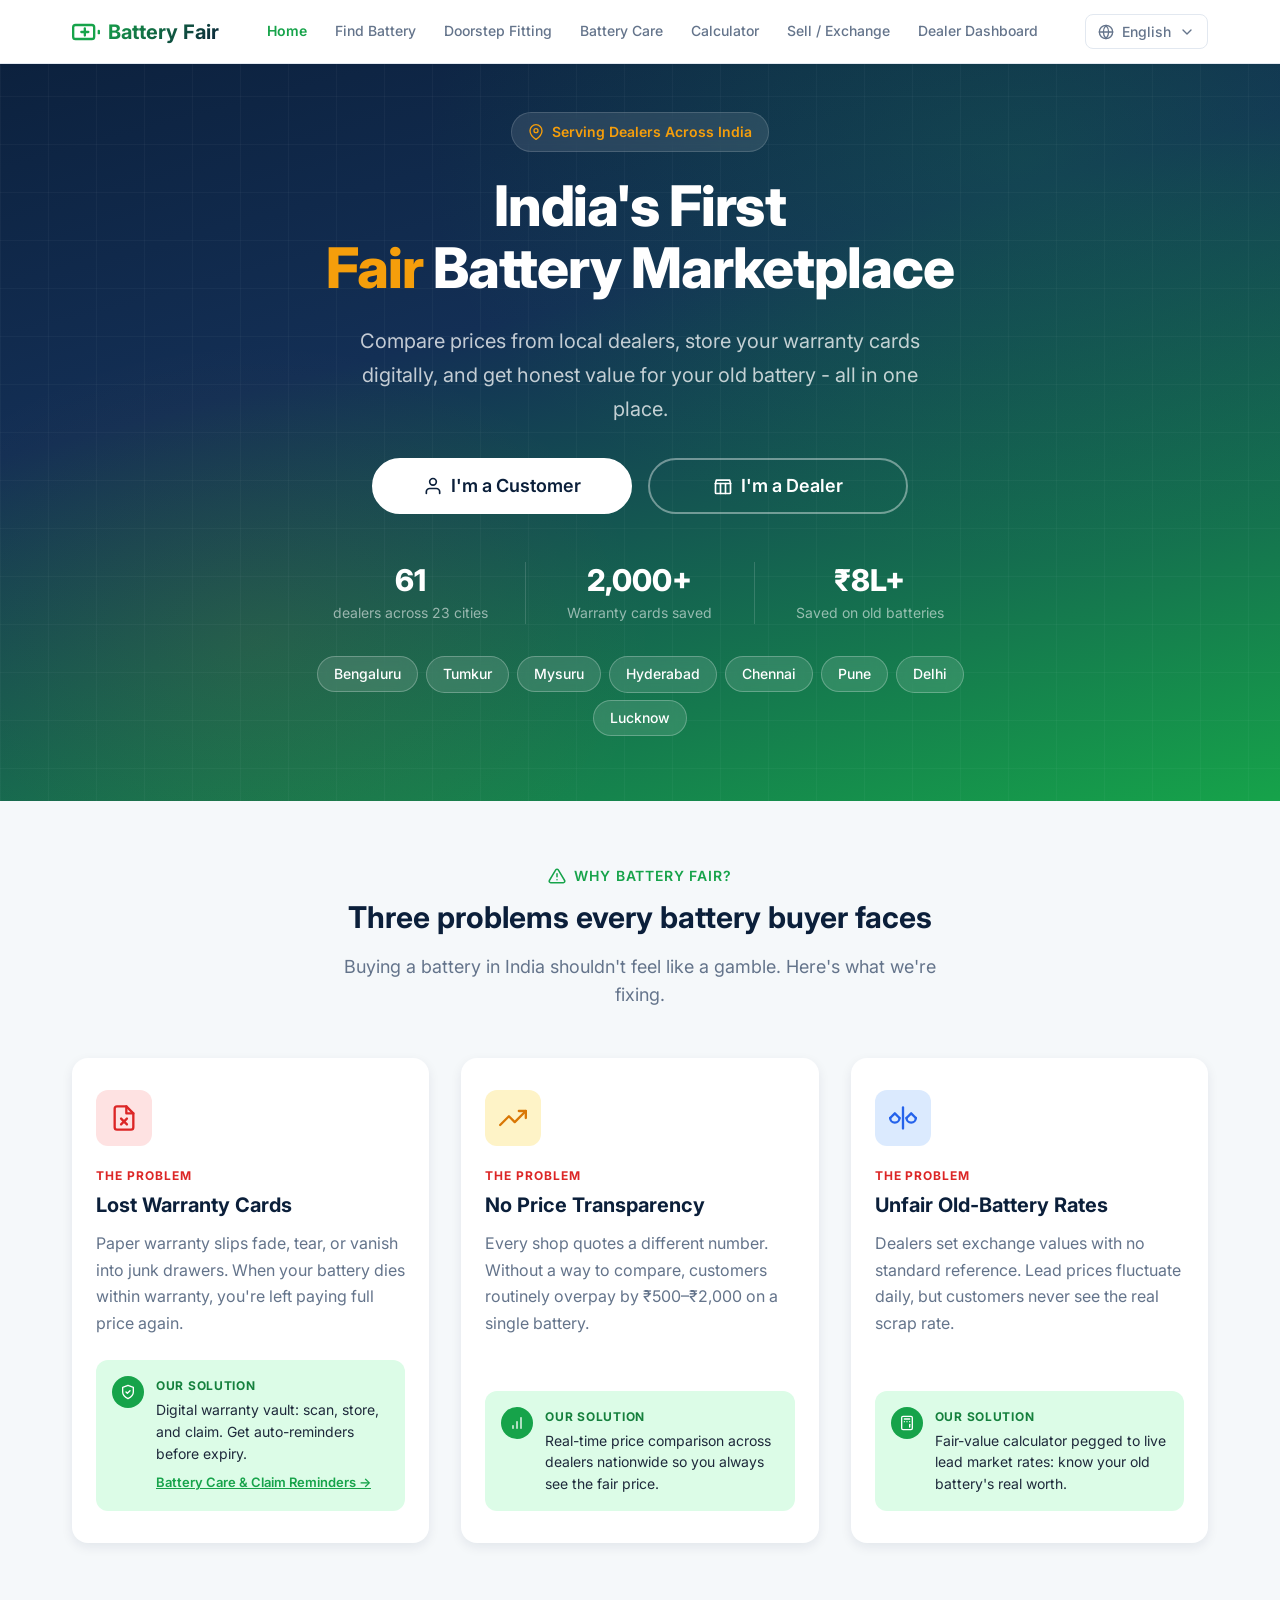
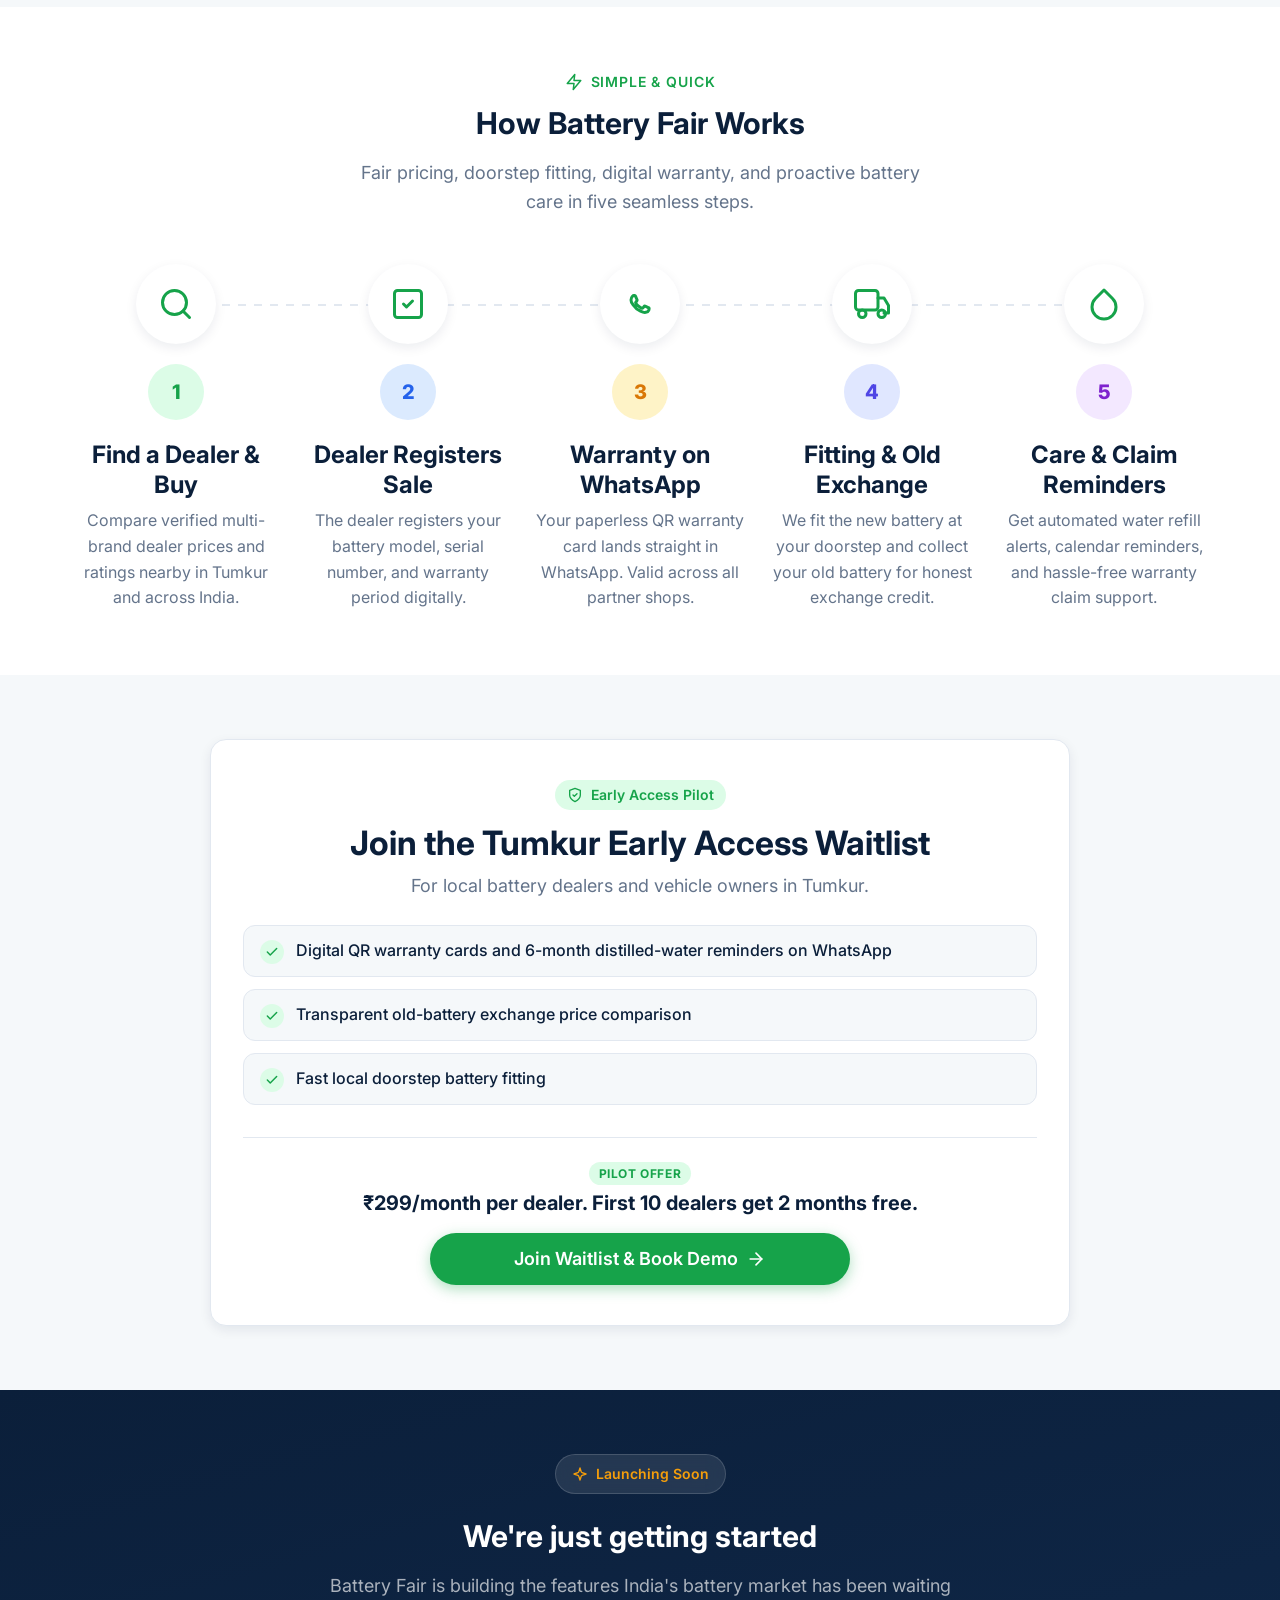
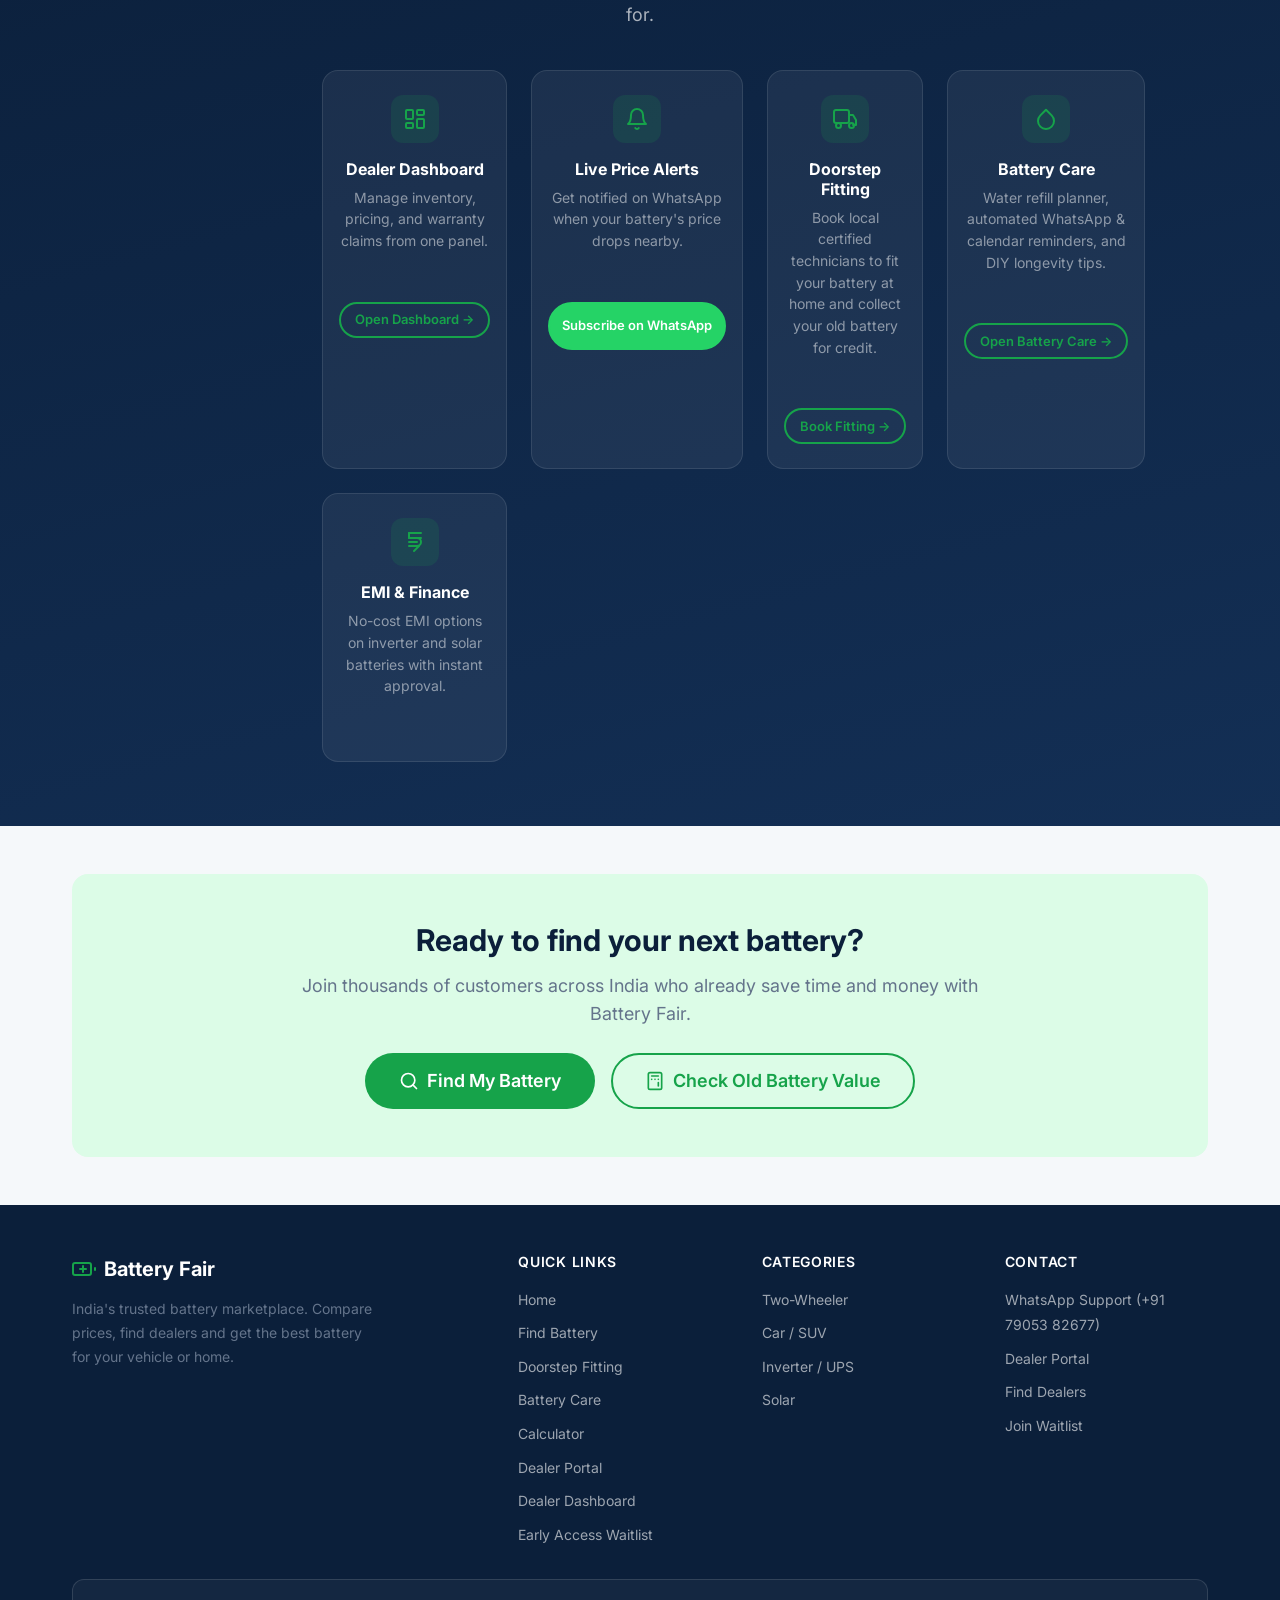
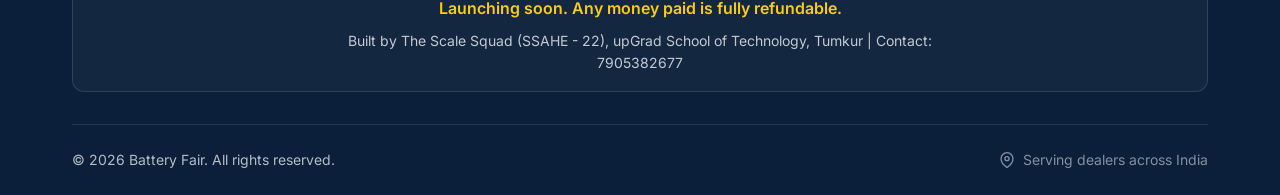
<file: index.html>
<!DOCTYPE html>
<html lang="en">
<head>
  <meta charset="UTF-8">
  <meta name="viewport" content="width=device-width, initial-scale=1.0">
  <title>Battery Fair - India's Battery Marketplace</title>
  <meta name="description" content="Battery Fair is India's trusted battery marketplace. Find, compare and buy batteries for cars, bikes, inverters, solar and more.">
  <link rel="preconnect" href="https://fonts.googleapis.com">
  <link rel="preconnect" href="https://fonts.gstatic.com" crossorigin>
  <link href="https://fonts.googleapis.com/css2?family=Inter:wght@400;500;600;700;800&display=swap" rel="stylesheet">
  <link rel="stylesheet" href="css/style.css">
  <style>
    .hero__cities {
      margin-top: var(--space-8, 32px);
      text-align: center;
    }
    .hero__cities-chips {
      display: flex;
      flex-wrap: wrap;
      justify-content: center;
      align-items: center;
      gap: var(--space-2, 8px);
    }
    .hero .city-chip {
      display: inline-flex;
      align-items: center;
      padding: 6px 16px;
      border-radius: var(--radius-full, 9999px);
      font-size: var(--font-size-sm, 14px);
      font-weight: 500;
      background: rgba(255, 255, 255, 0.12);
      color: #ffffff;
      text-decoration: none;
      border: 1px solid rgba(255, 255, 255, 0.25);
      backdrop-filter: blur(8px);
      -webkit-backdrop-filter: blur(8px);
      transition: all var(--transition-fast, 150ms ease);
    }
    .hero .city-chip:hover {
      background: #ffffff;
      color: var(--color-dark, #0B1F3A);
      border-color: #ffffff;
      transform: translateY(-1px);
      box-shadow: 0 4px 12px rgba(0, 0, 0, 0.15);
    }
  </style>
</head>
<body>

  <!-- ==================== NAVBAR ==================== -->
  <nav class="navbar" role="navigation" aria-label="Main navigation">
    <div class="container navbar__inner">

      <!-- Logo -->
      <a href="index.html" class="navbar__logo" aria-label="Battery Fair home">
        <svg xmlns="http://www.w3.org/2000/svg" viewBox="0 0 24 24" fill="none"
             stroke="currentColor" stroke-width="2" stroke-linecap="round" stroke-linejoin="round">
          <rect x="1" y="6" width="18" height="12" rx="2" ry="2"/>
          <line x1="23" y1="13" x2="23" y2="11"/>
          <line x1="11" y1="9" x2="11" y2="15"/>
          <line x1="8" y1="12" x2="14" y2="12"/>
        </svg>
        <span>Battery Fair</span>
      </a>

      <!-- Desktop Nav Links -->
      <div class="navbar__links">
        <a href="index.html"      class="navbar__link" data-page="index.html" data-i18n="nav.home">Home</a>
        <a href="finder.html"     class="navbar__link" data-page="finder.html" data-i18n="nav.find">Find Battery</a>
        <a href="fitting.html"    class="navbar__link" data-page="fitting.html" data-i18n="nav.fitting">Doorstep Fitting</a>
        <a href="care.html"       class="navbar__link" data-page="care.html" data-i18n="nav.care">Battery Care</a>
        <a href="calculator.html" class="navbar__link" data-page="calculator.html" data-i18n="nav.calculator">Calculator</a>
        <a href="sale.html"       class="navbar__link" data-page="sale.html" data-i18n="nav.sale">Sell / Exchange</a>
        <a href="dealer.html"     class="navbar__link" data-page="dealer.html" data-i18n="nav.dashboard">Dealer Dashboard</a>
      </div>

      <!-- Language Dropdown (desktop) -->
      <div class="lang-dropdown">
        <button class="lang-dropdown__toggle" id="lang-toggle" aria-haspopup="true" aria-expanded="false">
          <svg xmlns="http://www.w3.org/2000/svg" viewBox="0 0 24 24" fill="none"
               stroke="currentColor" stroke-width="2" stroke-linecap="round" stroke-linejoin="round">
            <circle cx="12" cy="12" r="10"/>
            <line x1="2" y1="12" x2="22" y2="12"/>
            <path d="M12 2a15.3 15.3 0 0 1 4 10 15.3 15.3 0 0 1-4 10
                     15.3 15.3 0 0 1-4-10A15.3 15.3 0 0 1 12 2z"/>
          </svg>
          <span class="lang-dropdown__label">English</span>
          <svg xmlns="http://www.w3.org/2000/svg" viewBox="0 0 24 24" fill="none"
               stroke="currentColor" stroke-width="2" stroke-linecap="round" stroke-linejoin="round">
            <polyline points="6 9 12 15 18 9"/>
          </svg>
        </button>
        <div class="lang-dropdown__menu" id="lang-menu" role="menu">
          <button class="lang-dropdown__item lang-dropdown__item--active" data-lang="en" role="menuitem">English</button>
          <button class="lang-dropdown__item" data-lang="kn" role="menuitem">ಕನ್ನಡ</button>
          <button class="lang-dropdown__item" data-lang="hi" role="menuitem">हिन्दी</button>
        </div>
      </div>

      <!-- Hamburger (mobile) -->
      <button class="navbar__hamburger" id="hamburger"
              aria-label="Toggle menu" aria-expanded="false" aria-controls="mobile-menu">
        <span></span>
        <span></span>
        <span></span>
      </button>
    </div>
  </nav>

  <!-- ==================== MOBILE MENU ==================== -->
  <div class="mobile-menu" id="mobile-menu" role="navigation" aria-label="Mobile navigation">
    <span class="mobile-menu__label" data-i18n="nav.navigate">Navigate</span>
    <a href="index.html" class="mobile-menu__link" data-page="index.html" data-i18n="nav.home">
      <svg xmlns="http://www.w3.org/2000/svg" viewBox="0 0 24 24" fill="none" stroke="currentColor" stroke-width="2" stroke-linecap="round" stroke-linejoin="round"><path d="M3 9l9-7 9 7v11a2 2 0 0 1-2 2H5a2 2 0 0 1-2-2z"/><polyline points="9 22 9 12 15 12 15 22"/></svg>
      Home
    </a>
    <a href="finder.html" class="mobile-menu__link" data-page="finder.html" data-i18n="nav.find">
      <svg xmlns="http://www.w3.org/2000/svg" viewBox="0 0 24 24" fill="none" stroke="currentColor" stroke-width="2" stroke-linecap="round" stroke-linejoin="round"><circle cx="11" cy="11" r="8"/><line x1="21" y1="21" x2="16.65" y2="16.65"/></svg>
      Find Battery
    </a>
    <a href="fitting.html" class="mobile-menu__link" data-page="fitting.html" data-i18n="nav.fitting">
      <svg xmlns="http://www.w3.org/2000/svg" viewBox="0 0 24 24" fill="none" stroke="currentColor" stroke-width="2" stroke-linecap="round" stroke-linejoin="round"><rect x="1" y="3" width="15" height="13" rx="2" ry="2"/><path d="M16 8h4l3 5v5h-3"/><circle cx="5.5" cy="18.5" r="2.5"/><circle cx="18.5" cy="18.5" r="2.5"/></svg>
      Doorstep Fitting
    </a>
    <a href="care.html" class="mobile-menu__link" data-page="care.html" data-i18n="nav.care">
      <svg xmlns="http://www.w3.org/2000/svg" viewBox="0 0 24 24" fill="none" stroke="currentColor" stroke-width="2" stroke-linecap="round" stroke-linejoin="round"><path d="M12 2.69l5.66 5.66a8 8 0 1 1-11.31 0z"/></svg>
      Battery Care
    </a>
    <a href="calculator.html" class="mobile-menu__link" data-page="calculator.html" data-i18n="nav.calculator">
      <svg xmlns="http://www.w3.org/2000/svg" viewBox="0 0 24 24" fill="none" stroke="currentColor" stroke-width="2" stroke-linecap="round" stroke-linejoin="round"><rect x="4" y="2" width="16" height="20" rx="2"/><line x1="8" y1="6" x2="16" y2="6"/><line x1="16" y1="14" x2="16" y2="18"/><line x1="8" y1="10" x2="8" y2="10.01"/><line x1="12" y1="10" x2="12" y2="10.01"/><line x1="16" y1="10" x2="16" y2="10.01"/><line x1="8" y1="14" x2="8" y2="14.01"/><line x1="12" y1="14" x2="12" y2="14.01"/><line x1="8" y1="18" x2="8" y2="18.01"/><line x1="12" y1="18" x2="12" y2="18.01"/></svg>
      Calculator
    </a>
    <a href="sale.html" class="mobile-menu__link" data-page="sale.html" data-i18n="nav.sale">
      <svg xmlns="http://www.w3.org/2000/svg" viewBox="0 0 24 24" fill="none" stroke="currentColor" stroke-width="2" stroke-linecap="round" stroke-linejoin="round"><path d="M20.59 13.41l-7.17 7.17a2 2 0 0 1-2.83 0L2 12V2h10l8.59 8.59a2 2 0 0 1 0 2.82z"/><line x1="7" y1="7" x2="7.01" y2="7"/></svg>
      Sell / Exchange
    </a>
    <a href="dealer.html" class="mobile-menu__link" data-page="dealer.html" data-i18n="nav.dashboard">
      <svg xmlns="http://www.w3.org/2000/svg" viewBox="0 0 24 24" fill="none" stroke="currentColor" stroke-width="2" stroke-linecap="round" stroke-linejoin="round"><rect x="3" y="3" width="7" height="9" rx="1"/><rect x="14" y="3" width="7" height="5" rx="1"/><rect x="14" y="12" width="7" height="9" rx="1"/><rect x="3" y="16" width="7" height="5" rx="1"/></svg>
      Dealer Dashboard
    </a>
    <div class="mobile-menu__divider"></div>
    <span class="mobile-menu__label" data-i18n="nav.language">Language</span>
    <a href="#" class="mobile-menu__link mobile-menu__link--active" data-lang="en" onclick="return false;">English</a>
    <a href="#" class="mobile-menu__link" data-lang="kn" onclick="return false;">ಕನ್ನಡ</a>
    <a href="#" class="mobile-menu__link" data-lang="hi" onclick="return false;">हिन्दी</a>
  </div>


  <!-- ============================================================
       SECTION 1: HERO
       ============================================================ -->
  <section class="hero">
    <div class="container hero__inner">

      <!-- Badge -->
      <div class="hero__badge">
        <!-- MapPin icon -->
        <svg xmlns="http://www.w3.org/2000/svg" viewBox="0 0 24 24" fill="none"
             stroke="currentColor" stroke-width="2" stroke-linecap="round" stroke-linejoin="round">
          <path d="M21 10c0 7-9 13-9 13s-9-6-9-13a9 9 0 0 1 18 0z"/>
          <circle cx="12" cy="10" r="3"/>
        </svg>
        Serving Dealers Across India
      </div>

      <!-- Headline -->
      <h1 class="hero__title" data-i18n="index.hero_title">
        India's First<br>
        <span class="highlight-word">Fair</span> Battery Marketplace
      </h1>

      <!-- Tagline -->
      <p class="hero__subtitle" data-i18n="index.hero_subtitle">
        Compare prices from local dealers, store your warranty cards digitally,
        and get honest value for your old battery - all in one place.
      </p>

      <!-- CTA Buttons -->
      <div class="hero__actions">
        <a href="finder.html" class="btn btn-white btn-lg" data-i18n="index.btn_customer">
          <!-- User icon -->
          <svg xmlns="http://www.w3.org/2000/svg" viewBox="0 0 24 24" fill="none"
               stroke="currentColor" stroke-width="2" stroke-linecap="round" stroke-linejoin="round">
            <path d="M20 21v-2a4 4 0 0 0-4-4H8a4 4 0 0 0-4 4v2"/>
            <circle cx="12" cy="7" r="4"/>
          </svg>
          I'm a Customer
        </a>
        <a href="sale.html" class="btn btn-outline-white btn-lg" data-i18n="index.btn_dealer">
          <!-- Store icon -->
          <svg xmlns="http://www.w3.org/2000/svg" viewBox="0 0 24 24" fill="none"
               stroke="currentColor" stroke-width="2" stroke-linecap="round" stroke-linejoin="round">
            <path d="M3 9l1-4h16l1 4"/>
            <path d="M3 9v11a1 1 0 0 0 1 1h16a1 1 0 0 0 1-1V9"/>
            <path d="M9 21V9"/>
            <path d="M15 21V9"/>
            <path d="M3 9h18"/>
          </svg>
          I'm a Dealer
        </a>
      </div>

      <!-- Stats Strip -->
      <div class="hero__stats">
        <div class="stat" aria-label="61 dealers across 23 cities">
          <span class="stat__number">61</span>
          <span class="stat__label">dealers across 23 cities</span>
        </div>
        <div class="hero__stats-divider" aria-hidden="true"></div>
        <div class="stat">
          <span class="stat__number">2,000+</span>
          <span class="stat__label">Warranty cards saved</span>
        </div>
        <div class="hero__stats-divider" aria-hidden="true"></div>
        <div class="stat">
          <span class="stat__number">&#8377;8L+</span>
          <span class="stat__label">Saved on old batteries</span>
        </div>
      </div>

      <!-- City Chips -->
      <div class="hero__cities">
        <div class="hero__cities-chips">
          <a href="finder.html" class="chip city-chip" data-city="Bengaluru">Bengaluru</a>
          <a href="finder.html" class="chip city-chip" data-city="Tumkur">Tumkur</a>
          <a href="finder.html" class="chip city-chip" data-city="Mysuru">Mysuru</a>
          <a href="finder.html" class="chip city-chip" data-city="Hyderabad">Hyderabad</a>
          <a href="finder.html" class="chip city-chip" data-city="Chennai">Chennai</a>
          <a href="finder.html" class="chip city-chip" data-city="Pune">Pune</a>
          <a href="finder.html" class="chip city-chip" data-city="Delhi">Delhi</a>
          <a href="finder.html" class="chip city-chip" data-city="Lucknow">Lucknow</a>
        </div>
      </div>

    </div>
  </section>


  <!-- ============================================================
       SECTION 2: THE PROBLEMS WE SOLVE
       ============================================================ -->
  <section class="landing-section" id="problems">
    <div class="container">

      <!-- Section Header -->
      <div class="section-header reveal-on-scroll">
        <div class="section-header__tag">
          <!-- AlertTriangle icon -->
          <svg xmlns="http://www.w3.org/2000/svg" viewBox="0 0 24 24" fill="none"
               stroke="currentColor" stroke-width="2" stroke-linecap="round" stroke-linejoin="round">
            <path d="M10.29 3.86L1.82 18a2 2 0 0 0 1.71 3h16.94a2 2 0 0 0 1.71-3L13.71 3.86a2 2 0 0 0-3.42 0z"/>
            <line x1="12" y1="9" x2="12" y2="13"/>
            <line x1="12" y1="17" x2="12.01" y2="17"/>
          </svg>
          Why Battery Fair?
        </div>
        <h2 data-i18n="index.problems_title">Three problems every battery buyer faces</h2>
        <p>Buying a battery in India shouldn't feel like a gamble. Here's what we're fixing.</p>
      </div>

      <!-- Problem Cards -->
      <div class="problems-grid">

        <!-- Card 1: Lost Warranty -->
        <div class="problem-card reveal-on-scroll delay-1">
          <div class="problem-card__icon problem-card__icon--red">
            <!-- FileX icon -->
            <svg xmlns="http://www.w3.org/2000/svg" viewBox="0 0 24 24" fill="none"
                 stroke="currentColor" stroke-width="2" stroke-linecap="round" stroke-linejoin="round">
              <path d="M14 2H6a2 2 0 0 0-2 2v16a2 2 0 0 0 2 2h12a2 2 0 0 0 2-2V8z"/>
              <polyline points="14 2 14 8 20 8"/>
              <line x1="9.5" y1="12.5" x2="14.5" y2="17.5"/>
              <line x1="14.5" y1="12.5" x2="9.5" y2="17.5"/>
            </svg>
          </div>
          <div class="problem-card__problem-label">The Problem</div>
          <h3>Lost Warranty Cards</h3>
          <p class="problem-card__desc">
            Paper warranty slips fade, tear, or vanish into junk drawers. When your battery dies
            within warranty, you're left paying full price again.
          </p>
          <div class="problem-card__solution">
            <div class="problem-card__solution-icon">
              <!-- Shield check icon -->
              <svg xmlns="http://www.w3.org/2000/svg" viewBox="0 0 24 24" fill="none"
                   stroke="currentColor" stroke-width="2" stroke-linecap="round" stroke-linejoin="round">
                <path d="M12 22s8-4 8-10V5l-8-3-8 3v7c0 6 8 10 8 10z"/>
                <polyline points="9 12 11 14 15 10"/>
              </svg>
            </div>
            <div class="problem-card__solution-text">
              <div class="problem-card__solution-label">Our Solution</div>
              <p class="problem-card__solution-desc">
                Digital warranty vault: scan, store, and claim. Get auto-reminders before expiry.
              </p>
              <a href="care.html" style="display: inline-flex; align-items: center; gap: 6px; margin-top: 8px; font-size: 13px; color: var(--color-primary); font-weight: 600; text-decoration: underline;">
                Battery Care &amp; Claim Reminders &rarr;
              </a>
            </div>
          </div>
        </div>

        <!-- Card 2: Overpricing -->
        <div class="problem-card reveal-on-scroll delay-2">
          <div class="problem-card__icon problem-card__icon--amber">
            <!-- TrendingUp icon -->
            <svg xmlns="http://www.w3.org/2000/svg" viewBox="0 0 24 24" fill="none"
                 stroke="currentColor" stroke-width="2" stroke-linecap="round" stroke-linejoin="round">
              <polyline points="23 6 13.5 15.5 8.5 10.5 1 18"/>
              <polyline points="17 6 23 6 23 12"/>
            </svg>
          </div>
          <div class="problem-card__problem-label">The Problem</div>
          <h3>No Price Transparency</h3>
          <p class="problem-card__desc">
            Every shop quotes a different number. Without a way to compare, customers routinely
            overpay by &#8377;500&ndash;&#8377;2,000 on a single battery.
          </p>
          <div class="problem-card__solution">
            <div class="problem-card__solution-icon">
              <!-- BarChart icon -->
              <svg xmlns="http://www.w3.org/2000/svg" viewBox="0 0 24 24" fill="none"
                   stroke="currentColor" stroke-width="2" stroke-linecap="round" stroke-linejoin="round">
                <line x1="12" y1="20" x2="12" y2="10"/>
                <line x1="18" y1="20" x2="18" y2="4"/>
                <line x1="6" y1="20" x2="6" y2="16"/>
              </svg>
            </div>
            <div class="problem-card__solution-text">
              <div class="problem-card__solution-label">Our Solution</div>
              <p class="problem-card__solution-desc">
                Real-time price comparison across dealers nationwide so you always see the fair price.
              </p>
            </div>
          </div>
        </div>

        <!-- Card 3: Unfair Old-Battery Rates -->
        <div class="problem-card reveal-on-scroll delay-3">
          <div class="problem-card__icon problem-card__icon--blue">
            <!-- Scale icon -->
            <svg xmlns="http://www.w3.org/2000/svg" viewBox="0 0 24 24" fill="none"
                 stroke="currentColor" stroke-width="2" stroke-linecap="round" stroke-linejoin="round">
              <line x1="12" y1="3" x2="12" y2="21"/>
              <polyline points="1 12 5 8 9 12"/>
              <polyline points="15 12 19 8 23 12"/>
              <path d="M1 12a4 4 0 0 0 8 0"/>
              <path d="M15 12a4 4 0 0 0 8 0"/>
            </svg>
          </div>
          <div class="problem-card__problem-label">The Problem</div>
          <h3>Unfair Old-Battery Rates</h3>
          <p class="problem-card__desc">
            Dealers set exchange values with no standard reference. Lead prices fluctuate daily,
            but customers never see the real scrap rate.
          </p>
          <div class="problem-card__solution">
            <div class="problem-card__solution-icon">
              <!-- Calculator icon -->
              <svg xmlns="http://www.w3.org/2000/svg" viewBox="0 0 24 24" fill="none"
                   stroke="currentColor" stroke-width="2" stroke-linecap="round" stroke-linejoin="round">
                <rect x="4" y="2" width="16" height="20" rx="2"/>
                <line x1="8" y1="6" x2="16" y2="6"/>
                <line x1="16" y1="14" x2="16" y2="18"/>
                <line x1="8" y1="10" x2="8" y2="10.01"/>
                <line x1="12" y1="10" x2="12" y2="10.01"/>
                <line x1="16" y1="10" x2="16" y2="10.01"/>
              </svg>
            </div>
            <div class="problem-card__solution-text">
              <div class="problem-card__solution-label">Our Solution</div>
              <p class="problem-card__solution-desc">
                Fair-value calculator pegged to live lead market rates: know your old battery's real worth.
              </p>
            </div>
          </div>
        </div>

      </div>
    </div>
  </section>


  <!-- ============================================================
       SECTION 3: HOW IT WORKS
       ============================================================ -->
  <section class="landing-section landing-section--alt" id="how-it-works">
    <div class="container">

      <div class="section-header reveal-on-scroll">
        <div class="section-header__tag">
          <!-- Zap icon -->
          <svg xmlns="http://www.w3.org/2000/svg" viewBox="0 0 24 24" fill="none"
               stroke="currentColor" stroke-width="2" stroke-linecap="round" stroke-linejoin="round">
            <polygon points="13 2 3 14 12 14 11 22 21 10 12 10 13 2"/>
          </svg>
          Simple &amp; Quick
        </div>
        <h2 data-i18n="index.how_title">How Battery Fair Works</h2>
        <p>Fair pricing, doorstep fitting, digital warranty, and proactive battery care in five seamless steps.</p>
      </div>

      <div class="steps-grid">

        <!-- Step 1 -->
        <div class="step reveal-on-scroll delay-1">
          <div class="step__icon-ring">
            <svg xmlns="http://www.w3.org/2000/svg" viewBox="0 0 24 24" fill="none"
                 stroke="currentColor" stroke-width="2" stroke-linecap="round" stroke-linejoin="round">
              <circle cx="11" cy="11" r="8"/>
              <line x1="21" y1="21" x2="16.65" y2="16.65"/>
            </svg>
          </div>
          <div class="step__number step__number--1">1</div>
          <h3>Find a Dealer &amp; Buy</h3>
          <p>Compare verified multi-brand dealer prices and ratings nearby in Tumkur and across India.</p>
        </div>

        <!-- Step 2 -->
        <div class="step reveal-on-scroll delay-2">
          <div class="step__icon-ring">
            <svg xmlns="http://www.w3.org/2000/svg" viewBox="0 0 24 24" fill="none"
                 stroke="currentColor" stroke-width="2" stroke-linecap="round" stroke-linejoin="round">
              <rect x="3" y="3" width="18" height="18" rx="2"/>
              <path d="M9 12l2 2 4-4"/>
            </svg>
          </div>
          <div class="step__number step__number--2">2</div>
          <h3>Dealer Registers Sale</h3>
          <p>The dealer registers your battery model, serial number, and warranty period digitally.</p>
        </div>

        <!-- Step 3 -->
        <div class="step reveal-on-scroll delay-3">
          <div class="step__icon-ring">
            <svg xmlns="http://www.w3.org/2000/svg" viewBox="0 0 24 24" fill="none"
                 stroke="currentColor" stroke-width="2" stroke-linecap="round" stroke-linejoin="round">
              <path d="M17.472 14.382c-.297-.149-1.758-.867-2.03-.967-.273-.099-.471-.148-.67.15-.197.297-.767.966-.94 1.164-.173.199-.347.223-.644.075-.297-.15-1.255-.463-2.39-1.475-.883-.788-1.48-1.761-1.653-2.059-.173-.297-.018-.458.13-.606.134-.133.298-.347.446-.52.149-.174.198-.298.298-.497.099-.198.05-.371-.025-.52-.075-.149-.669-1.612-.916-2.207-.242-.579-.487-.5-.669-.51-.173-.008-.371-.01-.57-.01-.198 0-.52.074-.792.372-.272.297-1.04 1.016-1.04 2.479 0 1.462 1.065 2.875 1.213 3.074.149.198 2.096 3.2 5.077 4.487.709.306 1.262.489 1.694.625.712.227 1.36.195 1.871.118.571-.085 1.758-.719 2.006-1.413.248-.694.248-1.289.173-1.413-.074-.124-.272-.198-.57-.347z"/>
            </svg>
          </div>
          <div class="step__number step__number--3">3</div>
          <h3>Warranty on WhatsApp</h3>
          <p>Your paperless QR warranty card lands straight in WhatsApp. Valid across all partner shops.</p>
        </div>

        <!-- Step 4 -->
        <div class="step reveal-on-scroll delay-4">
          <div class="step__icon-ring">
            <svg xmlns="http://www.w3.org/2000/svg" viewBox="0 0 24 24" fill="none"
                 stroke="currentColor" stroke-width="2" stroke-linecap="round" stroke-linejoin="round">
              <rect x="1" y="3" width="15" height="13" rx="2" ry="2"/>
              <path d="M16 8h4l3 5v5h-3"/>
              <circle cx="5.5" cy="18.5" r="2.5"/>
              <circle cx="18.5" cy="18.5" r="2.5"/>
            </svg>
          </div>
          <div class="step__number step__number--4">4</div>
          <h3>Fitting &amp; Old Exchange</h3>
          <p>We fit the new battery at your doorstep and collect your old battery for honest exchange credit.</p>
        </div>

        <!-- Step 5 -->
        <div class="step reveal-on-scroll delay-5">
          <div class="step__icon-ring">
            <svg xmlns="http://www.w3.org/2000/svg" viewBox="0 0 24 24" fill="none"
                 stroke="currentColor" stroke-width="2" stroke-linecap="round" stroke-linejoin="round">
              <path d="M12 2.69l5.66 5.66a8 8 0 1 1-11.31 0z"/>
            </svg>
          </div>
          <div class="step__number step__number--5">5</div>
          <h3>Care &amp; Claim Reminders</h3>
          <p>Get automated water refill alerts, calendar reminders, and hassle-free warranty claim support.</p>
        </div>

      </div>
    </div>
  </section>


  <!-- ============================================================
       SECTION 4: WAITLIST AND DEMO BOOKING
       ============================================================ -->
  <section class="section waitlist-section" id="waitlist">
    <div class="container">
      <div class="waitlist-card reveal-on-scroll">

        <div class="waitlist-header">
          <div class="waitlist-badge">
            <svg xmlns="http://www.w3.org/2000/svg" viewBox="0 0 24 24" fill="none"
                 stroke="currentColor" stroke-width="2" stroke-linecap="round" stroke-linejoin="round">
              <path d="M12 22s8-4 8-10V5l-8-3-8 3v7c0 6 8 10 8 10z"/>
              <polyline points="9 12 11 14 15 10"/>
            </svg>
            Early Access Pilot
          </div>
          <h2 class="waitlist-title">Join the Tumkur Early Access Waitlist</h2>
          <p class="waitlist-subtitle">For local battery dealers and vehicle owners in Tumkur.</p>
        </div>

        <div class="waitlist-points">
          <div class="waitlist-point">
            <div class="waitlist-point__check">
              <svg xmlns="http://www.w3.org/2000/svg" viewBox="0 0 24 24" fill="none"
                   stroke="currentColor" stroke-width="2.5" stroke-linecap="round" stroke-linejoin="round">
                <polyline points="20 6 9 17 4 12"/>
              </svg>
            </div>
            <span class="waitlist-point__text">Digital QR warranty cards and 6-month distilled-water reminders on WhatsApp</span>
          </div>

          <div class="waitlist-point">
            <div class="waitlist-point__check">
              <svg xmlns="http://www.w3.org/2000/svg" viewBox="0 0 24 24" fill="none"
                   stroke="currentColor" stroke-width="2.5" stroke-linecap="round" stroke-linejoin="round">
                <polyline points="20 6 9 17 4 12"/>
              </svg>
            </div>
            <span class="waitlist-point__text">Transparent old-battery exchange price comparison</span>
          </div>

          <div class="waitlist-point">
            <div class="waitlist-point__check">
              <svg xmlns="http://www.w3.org/2000/svg" viewBox="0 0 24 24" fill="none"
                   stroke="currentColor" stroke-width="2.5" stroke-linecap="round" stroke-linejoin="round">
                <polyline points="20 6 9 17 4 12"/>
              </svg>
            </div>
            <span class="waitlist-point__text">Fast local doorstep battery fitting</span>
          </div>
        </div>

        <div class="waitlist-action-box">
          <div class="waitlist-pricing">
            <span class="waitlist-pricing__tag">Pilot Offer</span>
            <p class="waitlist-pricing__text">₹299/month per dealer. First 10 dealers get 2 months free.</p>
          </div>

          <a href="https://docs.google.com/forms/d/e/1FAIpQLSfJ42SIGy5UYxGmC2Gc0fIYycxMEAYKkXbRm-mkS9BGHeJJ0g/viewform?usp=sf_link"
             target="_blank"
             rel="noopener noreferrer"
             class="btn btn-primary btn-lg waitlist-cta-btn">
            <span>Join Waitlist &amp; Book Demo</span>
            <svg xmlns="http://www.w3.org/2000/svg" viewBox="0 0 24 24" fill="none"
                 stroke="currentColor" stroke-width="2" stroke-linecap="round" stroke-linejoin="round">
              <line x1="5" y1="12" x2="19" y2="12"/>
              <polyline points="12 5 19 12 12 19"/>
            </svg>
          </a>
        </div>

      </div>
    </div>
  </section>


  <!-- ============================================================
       SECTION 5: COMING SOON
       ============================================================ -->
  <section class="coming-soon" id="coming-soon">
    <div class="container coming-soon__inner">

      <div class="hero__badge" style="margin-bottom: 1.5rem;">
        <!-- Sparkles icon -->
        <svg xmlns="http://www.w3.org/2000/svg" viewBox="0 0 24 24" fill="none"
             stroke="currentColor" stroke-width="2" stroke-linecap="round" stroke-linejoin="round">
          <path d="M12 3l1.912 5.813a2 2 0 0 0 1.275 1.275L21 12l-5.813 1.912a2 2 0 0 0-1.275 1.275L12 21l-1.912-5.813a2 2 0 0 0-1.275-1.275L3 12l5.813-1.912a2 2 0 0 0 1.275-1.275L12 3z"/>
        </svg>
        Launching Soon
      </div>

      <h2 data-i18n="index.soon_title">We're just getting started</h2>
      <p>Battery Fair is building the features India's battery market has been waiting for.</p>

      <div class="coming-soon__features">

        <!-- Feature 1 -->
        <div class="coming-feature reveal-on-scroll delay-1">
          <div class="coming-feature__icon">
            <!-- LayoutDashboard icon -->
            <svg xmlns="http://www.w3.org/2000/svg" viewBox="0 0 24 24" fill="none"
                 stroke="currentColor" stroke-width="2" stroke-linecap="round" stroke-linejoin="round">
              <rect x="3" y="3" width="7" height="9" rx="1"/>
              <rect x="14" y="3" width="7" height="5" rx="1"/>
              <rect x="14" y="12" width="7" height="9" rx="1"/>
              <rect x="3" y="16" width="7" height="5" rx="1"/>
            </svg>
          </div>
          <h4>Dealer Dashboard</h4>
          <p>Manage inventory, pricing, and warranty claims from one panel.</p>
          <a href="dealer.html" class="btn btn-secondary btn-sm" style="margin-top: 10px; font-size: 13px; padding: 6px 14px; display: inline-flex; width: fit-content;">
            Open Dashboard &rarr;
          </a>
        </div>

        <!-- Feature 2 -->
        <div class="coming-feature reveal-on-scroll delay-2">
          <div class="coming-feature__icon">
            <!-- Bell icon -->
            <svg xmlns="http://www.w3.org/2000/svg" viewBox="0 0 24 24" fill="none"
                 stroke="currentColor" stroke-width="2" stroke-linecap="round" stroke-linejoin="round">
              <path d="M18 8A6 6 0 0 0 6 8c0 7-3 9-3 9h18s-3-2-3-9"/>
              <path d="M13.73 21a2 2 0 0 1-3.46 0"/>
            </svg>
          </div>
          <h4>Live Price Alerts</h4>
          <p>Get notified on WhatsApp when your battery's price drops nearby.</p>
          <a href="#" class="wa-alert-link btn btn-whatsapp" style="margin-top: 10px; font-size: 13px; padding: 6px 12px; display: inline-flex; width: fit-content;" target="_blank" rel="noopener">
            Subscribe on WhatsApp
          </a>
        </div>

        <!-- Feature 3: Doorstep Fitting -->
        <div class="coming-feature reveal-on-scroll delay-3">
          <div class="coming-feature__icon">
            <!-- Truck icon -->
            <svg xmlns="http://www.w3.org/2000/svg" viewBox="0 0 24 24" fill="none"
                 stroke="currentColor" stroke-width="2" stroke-linecap="round" stroke-linejoin="round">
              <rect x="1" y="3" width="15" height="13" rx="2" ry="2"/>
              <path d="M16 8h4l3 5v5h-3"/>
              <circle cx="5.5" cy="18.5" r="2.5"/>
              <circle cx="18.5" cy="18.5" r="2.5"/>
            </svg>
          </div>
          <h4>Doorstep Fitting</h4>
          <p>Book local certified technicians to fit your battery at home and collect your old battery for credit.</p>
          <a href="fitting.html" class="btn btn-secondary btn-sm" style="margin-top: 10px; font-size: 13px; padding: 6px 14px; display: inline-flex; width: fit-content;">
            Book Fitting &rarr;
          </a>
        </div>

        <!-- Feature 4: Battery Care -->
        <div class="coming-feature reveal-on-scroll delay-4">
          <div class="coming-feature__icon">
            <!-- Droplet / Heart icon -->
            <svg xmlns="http://www.w3.org/2000/svg" viewBox="0 0 24 24" fill="none"
                 stroke="currentColor" stroke-width="2" stroke-linecap="round" stroke-linejoin="round">
              <path d="M12 2.69l5.66 5.66a8 8 0 1 1-11.31 0z"/>
            </svg>
          </div>
          <h4>Battery Care</h4>
          <p>Water refill planner, automated WhatsApp &amp; calendar reminders, and DIY longevity tips.</p>
          <a href="care.html" class="btn btn-secondary btn-sm" style="margin-top: 10px; font-size: 13px; padding: 6px 14px; display: inline-flex; width: fit-content;">
            Open Battery Care &rarr;
          </a>
        </div>

        <!-- Feature 5: EMI & Finance -->
        <div class="coming-feature reveal-on-scroll delay-4">
          <div class="coming-feature__icon">
            <!-- IndianRupee / Wallet icon -->
            <svg xmlns="http://www.w3.org/2000/svg" viewBox="0 0 24 24" fill="none"
                 stroke="currentColor" stroke-width="2" stroke-linecap="round" stroke-linejoin="round">
              <line x1="6" y1="3" x2="18" y2="3"/>
              <line x1="6" y1="8" x2="18" y2="8"/>
              <line x1="6" y1="3" x2="6" y2="8"/>
              <path d="M14 8a4 4 0 0 1 0 8H6"/>
              <path d="M6 12h8"/>
              <path d="M11 21l5-5"/>
            </svg>
          </div>
          <h4>EMI &amp; Finance</h4>
          <p>No-cost EMI options on inverter and solar batteries with instant approval.</p>
        </div>

      </div>

    </div>
  </section>


  <!-- ============================================================
       SECTION 6: CTA BANNER
       ============================================================ -->
  <section class="cta-banner">
    <div class="container">
      <div class="cta-banner__inner reveal-on-scroll">
        <h2 data-i18n="index.cta_title">Ready to find your next battery?</h2>
        <p data-i18n="index.cta_subtitle">Join thousands of customers across India who already save time and money with Battery Fair.</p>
        <div class="cta-banner__actions">
          <a href="finder.html" class="btn btn-primary btn-lg" data-i18n="index.btn_find_battery">
            <!-- Search icon -->
            <svg xmlns="http://www.w3.org/2000/svg" viewBox="0 0 24 24" fill="none"
                 stroke="currentColor" stroke-width="2" stroke-linecap="round" stroke-linejoin="round">
              <circle cx="11" cy="11" r="8"/>
              <line x1="21" y1="21" x2="16.65" y2="16.65"/>
            </svg>
            Find My Battery
          </a>
          <a href="calculator.html" class="btn btn-secondary btn-lg" data-i18n="index.btn_check_value">
            <!-- Calculator icon -->
            <svg xmlns="http://www.w3.org/2000/svg" viewBox="0 0 24 24" fill="none"
                 stroke="currentColor" stroke-width="2" stroke-linecap="round" stroke-linejoin="round">
              <rect x="4" y="2" width="16" height="20" rx="2"/>
              <line x1="8" y1="6" x2="16" y2="6"/>
              <line x1="16" y1="14" x2="16" y2="18"/>
              <line x1="8" y1="10" x2="8" y2="10.01"/>
              <line x1="12" y1="10" x2="12" y2="10.01"/>
              <line x1="16" y1="10" x2="16" y2="10.01"/>
            </svg>
            Check Old Battery Value
          </a>
        </div>
      </div>
    </div>
  </section>


  <!-- ==================== FOOTER ==================== -->
  <footer class="footer">
    <div class="container">
      <div class="footer__grid">

        <!-- Brand -->
        <div>
          <div class="footer__brand-name">
            <svg xmlns="http://www.w3.org/2000/svg" viewBox="0 0 24 24" fill="none"
                 stroke="currentColor" stroke-width="2" stroke-linecap="round" stroke-linejoin="round">
              <rect x="1" y="6" width="18" height="12" rx="2" ry="2"/>
              <line x1="23" y1="13" x2="23" y2="11"/>
              <line x1="11" y1="9" x2="11" y2="15"/>
              <line x1="8" y1="12" x2="14" y2="12"/>
            </svg>
            Battery Fair
          </div>
          <p class="footer__brand-desc">
            India's trusted battery marketplace. Compare prices, find dealers and get the best battery for your vehicle or home.
          </p>
        </div>

        <!-- Quick Links -->
        <div>
          <h4 class="footer__heading">Quick Links</h4>
          <ul class="footer__list">
            <li><a href="index.html">Home</a></li>
            <li><a href="finder.html">Find Battery</a></li>
            <li><a href="fitting.html">Doorstep Fitting</a></li>
            <li><a href="care.html">Battery Care</a></li>
            <li><a href="calculator.html">Calculator</a></li>
            <li><a href="sale.html">Dealer Portal</a></li>
            <li><a href="dealer.html">Dealer Dashboard</a></li>
            <li><a href="index.html#waitlist">Early Access Waitlist</a></li>
          </ul>
        </div>

        <!-- Categories -->
        <div>
          <h4 class="footer__heading">Categories</h4>
          <ul class="footer__list">
            <li><a href="#">Two-Wheeler</a></li>
            <li><a href="#">Car / SUV</a></li>
            <li><a href="#">Inverter / UPS</a></li>
            <li><a href="#">Solar</a></li>
          </ul>
        </div>

        <!-- Contact -->
        <div>
          <h4 class="footer__heading">Contact</h4>
          <ul class="footer__list">
            <li><a href="#" class="footer-wa-contact" target="_blank" rel="noopener">WhatsApp Support (+91 79053 82677)</a></li>
            <li><a href="sale.html">Dealer Portal</a></li>
            <li><a href="finder.html">Find Dealers</a></li>
            <li><a href="index.html#waitlist">Join Waitlist</a></li>
          </ul>
        </div>
      </div>

      <!-- Workshop 3 Validation Notice and Team Attribution -->
      <div class="footer__validation">
        <p class="footer__refund-notice">Launching soon. Any money paid is fully refundable.</p>
        <p class="footer__attribution">Built by The Scale Squad (SSAHE - 22), upGrad School of Technology, Tumkur | Contact: 7905382677</p>
      </div>

      <!-- Bottom bar -->
      <div class="footer__bottom">
        <span class="footer__copy">&copy; 2026 Battery Fair. All rights reserved.</span>
        <span class="footer__location">
          <svg xmlns="http://www.w3.org/2000/svg" viewBox="0 0 24 24" fill="none"
               stroke="currentColor" stroke-width="2" stroke-linecap="round" stroke-linejoin="round">
            <path d="M21 10c0 7-9 13-9 13s-9-6-9-13a9 9 0 0 1 18 0z"/>
            <circle cx="12" cy="10" r="3"/>
          </svg>
          Serving dealers across India
        </span>
      </div>
    </div>
  </footer>

  <script src="js/data.js"></script>
  <script src="js/app.js"></script>
</body>
</html>
</file>
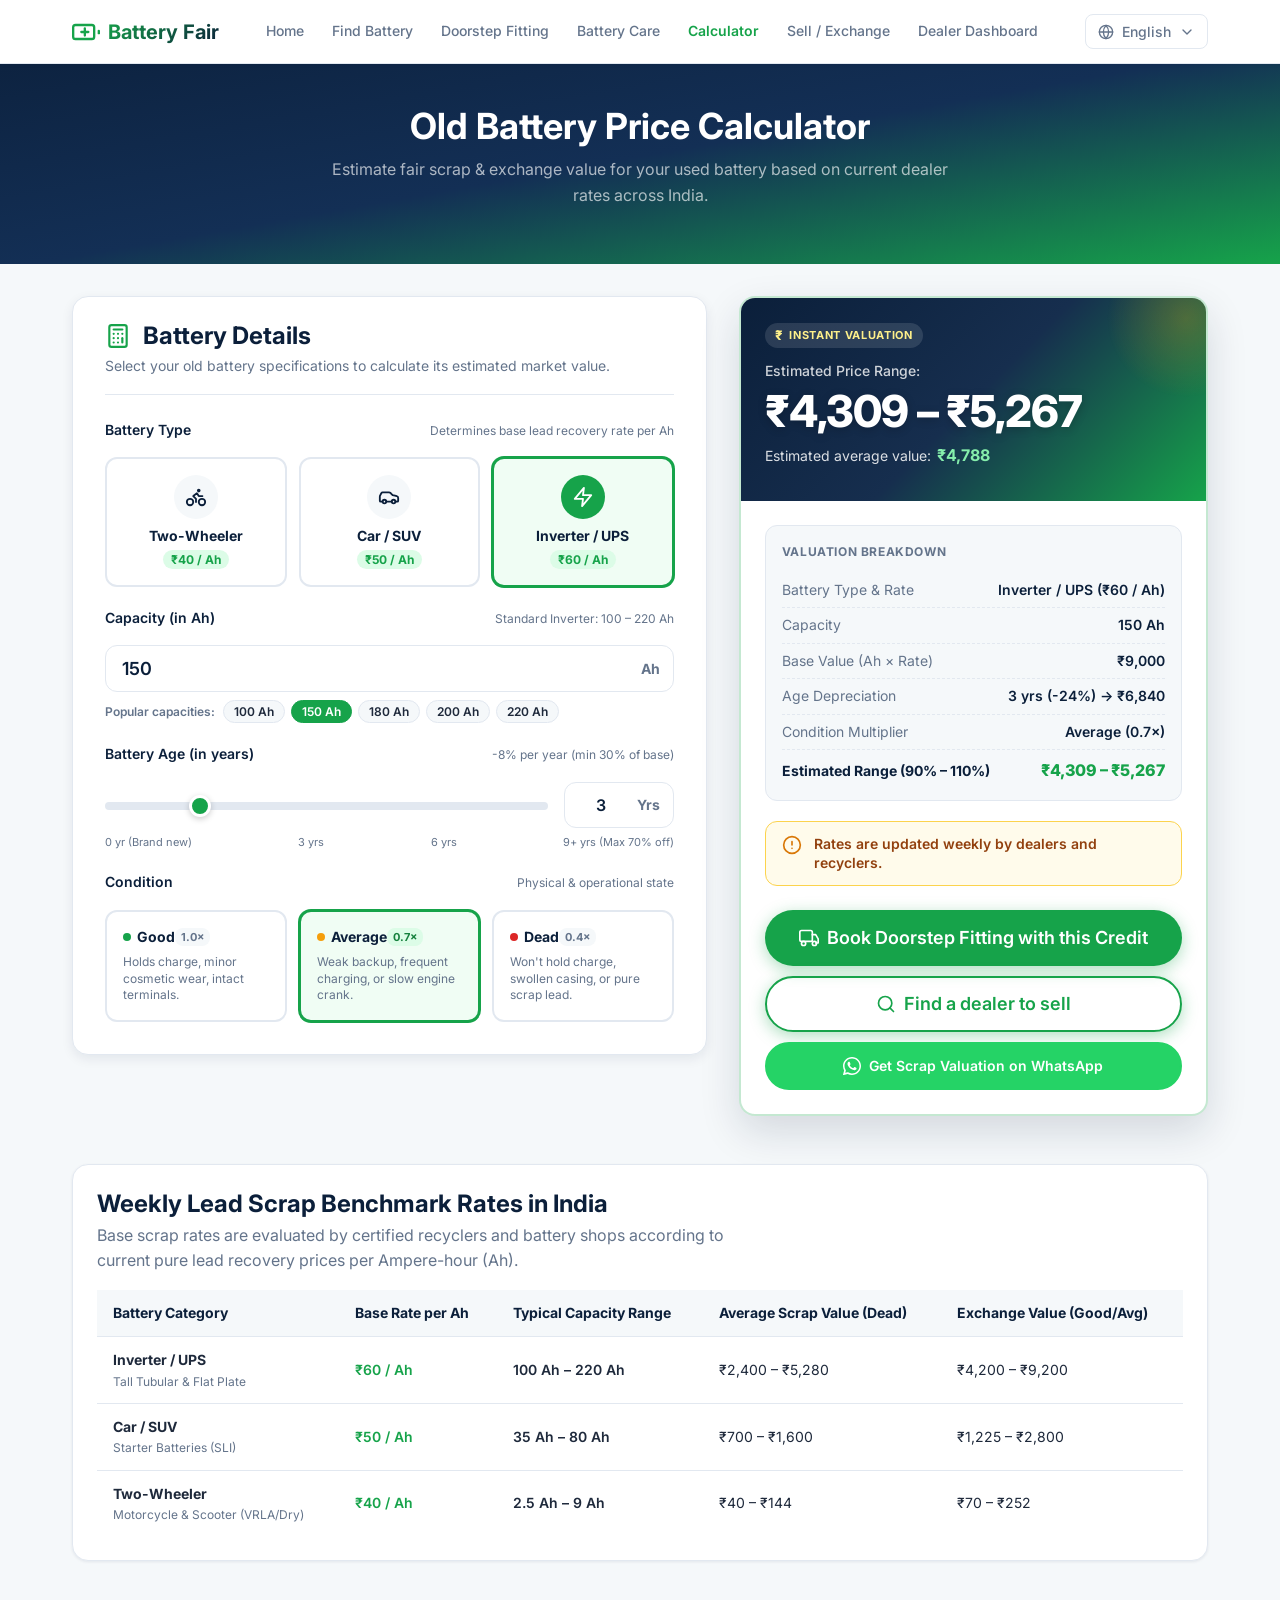
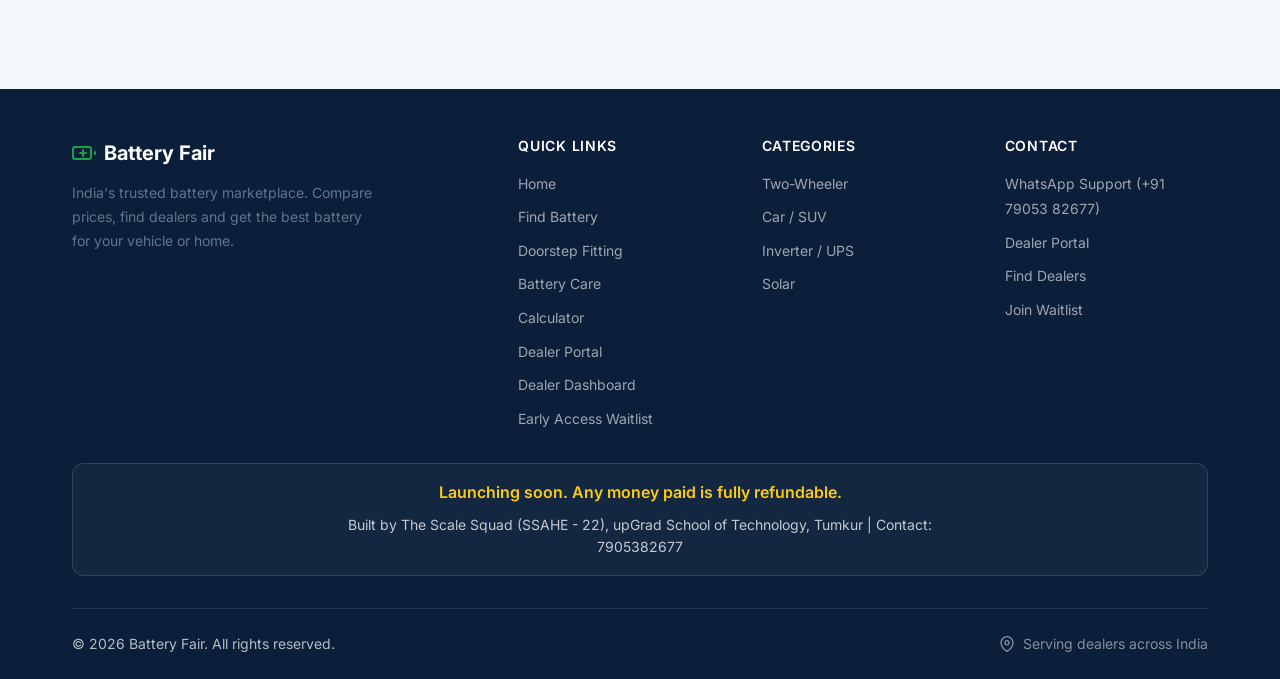
<file: calculator.html>
<!DOCTYPE html>
<html lang="en">
<head>
  <meta charset="UTF-8">
  <meta name="viewport" content="width=device-width, initial-scale=1.0">
  <title>Old Battery Price Calculator - Battery Fair</title>
  <meta name="description" content="Calculate the scrap and exchange value of your old battery across India. Get instant fair price estimates based on weekly dealer rates.">
  <link rel="preconnect" href="https://fonts.googleapis.com">
  <link rel="preconnect" href="https://fonts.gstatic.com" crossorigin>
  <link href="https://fonts.googleapis.com/css2?family=Inter:wght@400;500;600;700;800&display=swap" rel="stylesheet">
  <link rel="stylesheet" href="css/style.css">
  <style>
    /* ============================================================
       Calculator Specific Styles
       ============================================================ */
    .calc-section {
      padding: var(--space-8) 0 var(--space-16);
    }

    .calc-grid {
      display: grid;
      grid-template-columns: 1fr;
      gap: var(--space-8);
      align-items: start;
    }

    @media (min-width: 992px) {
      .calc-grid {
        grid-template-columns: 1.15fr 0.85fr;
      }
    }

    /* Form Card */
    .calc-form-card {
      background: var(--color-white);
      border-radius: var(--radius-lg);
      padding: var(--space-6) var(--space-8);
      box-shadow: var(--shadow-md);
      border: 1px solid var(--color-border);
    }

    @media (max-width: 640px) {
      .calc-form-card {
        padding: var(--space-5) var(--space-4);
      }
    }

    .calc-card-header {
      margin-bottom: var(--space-6);
      padding-bottom: var(--space-4);
      border-bottom: 1px solid var(--color-border);
    }

    .calc-card-title {
      font-size: var(--font-size-2xl);
      color: var(--color-dark);
      display: flex;
      align-items: center;
      gap: var(--space-3);
    }

    .calc-card-title svg {
      width: 26px;
      height: 26px;
      color: var(--color-primary);
    }

    .calc-card-subtitle {
      font-size: var(--font-size-sm);
      color: var(--color-text-muted);
      margin-top: var(--space-1);
    }

    .form-label-row {
      display: flex;
      justify-content: space-between;
      align-items: baseline;
      margin-bottom: var(--space-2);
      flex-wrap: wrap;
      gap: var(--space-1);
    }

    .form-label-title {
      font-size: var(--font-size-sm);
      font-weight: 700;
      color: var(--color-dark);
    }

    .form-label-hint {
      font-size: var(--font-size-xs);
      color: var(--color-text-muted);
    }

    /* Battery Type Selector Cards */
    .type-cards-grid {
      display: grid;
      grid-template-columns: repeat(3, 1fr);
      gap: var(--space-3);
      margin-bottom: var(--space-2);
    }

    @media (max-width: 600px) {
      .type-cards-grid {
        grid-template-columns: 1fr;
      }
    }

    .type-card {
      display: flex;
      flex-direction: column;
      align-items: center;
      text-align: center;
      padding: var(--space-4) var(--space-3);
      background: var(--color-white);
      border: 2px solid var(--color-border);
      border-radius: var(--radius-md);
      cursor: pointer;
      transition: all var(--transition-base);
      user-select: none;
      position: relative;
    }

    .type-card:hover {
      border-color: var(--color-primary);
      background: #F0FDF4;
      transform: translateY(-2px);
    }

    .type-card:active {
      transform: scale(0.97);
      transition-duration: 90ms;
    }

    .type-card.active {
      border-color: var(--color-primary);
      background: #F0FDF4;
      box-shadow: 0 0 0 1px var(--color-primary);
    }

    .type-card__icon {
      width: 44px;
      height: 44px;
      border-radius: 50%;
      background: var(--color-bg);
      display: flex;
      align-items: center;
      justify-content: center;
      color: var(--color-dark);
      margin-bottom: var(--space-2);
      transition: all var(--transition-fast);
    }

    .type-card.active .type-card__icon {
      background: var(--color-primary);
      color: var(--color-white);
    }

    .type-card__icon svg {
      width: 22px;
      height: 22px;
    }

    .type-card__title {
      font-size: var(--font-size-sm);
      font-weight: 700;
      color: var(--color-dark);
      margin-bottom: 2px;
    }

    .type-card__rate {
      font-size: var(--font-size-xs);
      font-weight: 700;
      color: var(--color-primary);
      background: var(--color-primary-light);
      padding: 2px 8px;
      border-radius: var(--radius-full);
      margin-top: 4px;
    }

    /* Capacity input with unit & quick presets */
    .input-unit-wrap {
      position: relative;
      display: flex;
      align-items: center;
    }

    .input-unit-wrap .form-input {
      padding-right: 56px;
      font-size: var(--font-size-lg);
      font-weight: 600;
      color: var(--color-dark);
    }

    .input-unit-tag {
      position: absolute;
      right: 14px;
      font-size: var(--font-size-sm);
      font-weight: 700;
      color: var(--color-text-muted);
      pointer-events: none;
    }

    .preset-chips-wrap {
      display: flex;
      align-items: center;
      gap: var(--space-2);
      flex-wrap: wrap;
      margin-top: var(--space-2);
    }

    .preset-chips-label {
      font-size: var(--font-size-xs);
      font-weight: 600;
      color: var(--color-text-muted);
    }

    .preset-chip-btn {
      font-size: var(--font-size-xs);
      font-weight: 600;
      padding: 3px 10px;
      border-radius: var(--radius-full);
      border: 1px solid var(--color-border);
      background: var(--color-bg);
      color: var(--color-text);
      cursor: pointer;
      transition: all var(--transition-fast);
    }

    .preset-chip-btn:hover {
      border-color: var(--color-primary);
      color: var(--color-primary);
      background: var(--color-primary-light);
    }

    .preset-chip-btn:active {
      transform: scale(0.95);
      transition-duration: 80ms;
    }

    .preset-chip-btn.active {
      border-color: var(--color-primary);
      background: var(--color-primary);
      color: var(--color-white);
    }

    /* Age Slider and Stepper */
    .age-control-box {
      display: flex;
      gap: var(--space-4);
      align-items: center;
    }

    .age-slider-wrap {
      flex: 1;
    }

    .form-range {
      width: 100%;
      height: 8px;
      border-radius: var(--radius-full);
      background: var(--color-border);
      outline: none;
      -webkit-appearance: none;
      cursor: pointer;
    }

    .form-range::-webkit-slider-thumb {
      -webkit-appearance: none;
      width: 22px;
      height: 22px;
      border-radius: 50%;
      background: var(--color-primary);
      border: 3px solid var(--color-white);
      box-shadow: 0 2px 6px rgba(0, 0, 0, 0.2);
      cursor: pointer;
      transition: transform var(--transition-fast);
    }

    .form-range::-webkit-slider-thumb:hover {
      transform: scale(1.15);
    }

    .age-number-wrap {
      width: 110px;
      flex-shrink: 0;
    }

    .age-number-wrap .form-input {
      font-size: var(--font-size-base);
      font-weight: 600;
      text-align: center;
      padding-right: 36px;
    }

    .age-scale-ticks {
      display: flex;
      justify-content: space-between;
      margin-top: 6px;
      font-size: 11px;
      color: var(--color-text-muted);
    }

    /* Condition Selector Cards */
    .condition-cards-grid {
      display: grid;
      grid-template-columns: repeat(3, 1fr);
      gap: var(--space-3);
    }

    @media (max-width: 640px) {
      .condition-cards-grid {
        grid-template-columns: 1fr;
      }
    }

    .condition-card {
      display: flex;
      flex-direction: column;
      justify-content: flex-start;
      padding: var(--space-4);
      border: 2px solid var(--color-border);
      border-radius: var(--radius-md);
      background: var(--color-white);
      cursor: pointer;
      text-align: left;
      transition: all var(--transition-base);
      user-select: none;
    }

    .condition-card:hover {
      border-color: var(--color-primary);
      background: #F0FDF4;
      transform: translateY(-2px);
    }

    .condition-card:active {
      transform: scale(0.97);
      transition-duration: 90ms;
    }

    .condition-card.active {
      border-color: var(--color-primary);
      background: #F0FDF4;
      box-shadow: 0 0 0 1px var(--color-primary);
    }

    .condition-card__top {
      display: flex;
      align-items: center;
      justify-content: space-between;
      margin-bottom: var(--space-1);
    }

    .condition-card__name {
      font-size: var(--font-size-sm);
      font-weight: 700;
      color: var(--color-dark);
      display: flex;
      align-items: center;
      gap: 6px;
    }

    .condition-dot {
      width: 8px;
      height: 8px;
      border-radius: 50%;
    }

    .condition-dot--good { background: #16A34A; }
    .condition-dot--avg  { background: #F59E0B; }
    .condition-dot--dead { background: #DC2626; }

    .condition-card__tag {
      font-size: 11px;
      font-weight: 700;
      padding: 2px 6px;
      border-radius: var(--radius-sm);
      background: var(--color-bg);
      color: var(--color-text-muted);
    }

    .condition-card.active .condition-card__tag {
      background: var(--color-primary-light);
      color: var(--color-primary-hover);
    }

    .condition-card__desc {
      font-size: 12px;
      color: var(--color-text-muted);
      line-height: 1.4;
      margin-top: 4px;
    }

    /* ==================== Result Column & Large Card ==================== */
    .calc-result-sticky {
      position: sticky;
      top: calc(var(--navbar-height) + var(--space-4));
    }

    .calc-result-card {
      background: var(--color-white);
      border-radius: var(--radius-lg);
      box-shadow: 0 16px 40px rgba(11, 31, 58, 0.14);
      border: 2px solid rgba(22, 163, 74, 0.25);
      overflow: hidden;
      transition: transform var(--transition-base), box-shadow var(--transition-base);
    }

    .calc-result-card:hover {
      box-shadow: 0 20px 48px rgba(11, 31, 58, 0.18);
    }

    .calc-result-header {
      background: linear-gradient(135deg, #0B1F3A 0%, #162E4E 50%, #16A34A 100%);
      color: var(--color-white);
      padding: var(--space-6) var(--space-6) var(--space-8);
      position: relative;
      overflow: hidden;
    }

    .calc-result-header::after {
      content: '';
      position: absolute;
      top: -60px;
      right: -60px;
      width: 160px;
      height: 160px;
      background: radial-gradient(circle, rgba(245, 158, 11, 0.25) 0%, transparent 70%);
      border-radius: 50%;
      pointer-events: none;
    }

    .calc-result-badge {
      display: inline-flex;
      align-items: center;
      gap: 6px;
      font-size: 11px;
      font-weight: 700;
      text-transform: uppercase;
      letter-spacing: 0.06em;
      color: #FEF08A;
      background: rgba(255, 255, 255, 0.12);
      padding: 4px 10px;
      border-radius: var(--radius-full);
      margin-bottom: var(--space-3);
    }

    .calc-result-badge svg {
      width: 14px;
      height: 14px;
    }

    .calc-result-label {
      font-size: var(--font-size-sm);
      color: rgba(255, 255, 255, 0.8);
      font-weight: 500;
      margin-bottom: var(--space-1);
    }

    .calc-result-range {
      font-size: clamp(2rem, 4.5vw, 2.75rem);
      font-weight: 800;
      line-height: 1.1;
      color: var(--color-white);
      letter-spacing: -0.02em;
      margin-bottom: var(--space-2);
      text-shadow: 0 2px 10px rgba(0, 0, 0, 0.2);
    }

    .calc-result-midpoint {
      font-size: var(--font-size-sm);
      color: rgba(255, 255, 255, 0.85);
      display: flex;
      align-items: center;
      gap: 6px;
    }

    .calc-result-midpoint strong {
      color: #86EFAC;
      font-weight: 700;
      font-size: var(--font-size-base);
    }

    .calc-result-body {
      padding: var(--space-6);
    }

    /* Breakdown Box */
    .calc-breakdown {
      background: var(--color-bg);
      border: 1px solid var(--color-border);
      border-radius: var(--radius-md);
      padding: var(--space-4);
      margin-bottom: var(--space-5);
    }

    .calc-breakdown__heading {
      font-size: var(--font-size-xs);
      font-weight: 700;
      color: var(--color-text-muted);
      text-transform: uppercase;
      letter-spacing: 0.05em;
      margin-bottom: var(--space-3);
    }

    .calc-breakdown__row {
      display: flex;
      justify-content: space-between;
      align-items: center;
      font-size: var(--font-size-sm);
      padding: 6px 0;
      border-bottom: 1px dashed var(--color-border);
    }

    .calc-breakdown__row:last-child {
      border-bottom: none;
      padding-bottom: 0;
      padding-top: var(--space-2);
    }

    .calc-breakdown__label {
      color: var(--color-text-muted);
    }

    .calc-breakdown__val {
      font-weight: 600;
      color: var(--color-dark);
      text-align: right;
    }

    .calc-breakdown__row--total .calc-breakdown__label {
      font-weight: 700;
      color: var(--color-dark);
    }

    .calc-breakdown__row--total .calc-breakdown__val {
      font-weight: 800;
      color: var(--color-primary);
      font-size: var(--font-size-base);
    }

    /* Specific Note required by prompt */
    .calc-note-box {
      display: flex;
      align-items: flex-start;
      gap: var(--space-3);
      background: #FFFBEB;
      border: 1.5px solid #FCD34D;
      border-radius: var(--radius-md);
      padding: var(--space-3) var(--space-4);
      margin-bottom: var(--space-6);
    }

    .calc-note-box svg {
      width: 20px;
      height: 20px;
      color: #D97706;
      flex-shrink: 0;
      margin-top: 1px;
    }

    .calc-note-text {
      font-size: var(--font-size-sm);
      font-weight: 600;
      color: #92400E;
      line-height: 1.4;
      margin: 0;
    }

    /* Find dealer button */
    .btn-find-dealer {
      width: 100%;
      box-shadow: 0 4px 16px rgba(22, 163, 74, 0.35);
    }

    .btn-find-dealer:hover {
      box-shadow: 0 6px 20px rgba(22, 163, 74, 0.45);
    }

    .btn-find-dealer:active {
      transform: scale(0.97);
      box-shadow: none;
      transition-duration: 90ms;
    }

    /* Reference Cards & Tables */
    .calc-info-section {
      margin-top: var(--space-12);
    }

    .rates-table-card {
      background: var(--color-white);
      border-radius: var(--radius-lg);
      padding: var(--space-6);
      border: 1px solid var(--color-border);
      box-shadow: var(--shadow-sm);
    }

    .rates-table {
      width: 100%;
      border-collapse: collapse;
      margin-top: var(--space-4);
    }

    .rates-table th,
    .rates-table td {
      padding: var(--space-3) var(--space-4);
      text-align: left;
      border-bottom: 1px solid var(--color-border);
      font-size: var(--font-size-sm);
    }

    .rates-table th {
      font-weight: 700;
      color: var(--color-dark);
      background: var(--color-bg);
    }

    .rates-table tr:last-child td {
      border-bottom: none;
    }

    .rates-table td:nth-child(2),
    .rates-table td:nth-child(3) {
      font-weight: 600;
    }

    .sr-only {
      position: absolute;
      width: 1px;
      height: 1px;
      padding: 0;
      margin: -1px;
      overflow: hidden;
      clip: rect(0, 0, 0, 0);
      white-space: nowrap;
      border: 0;
    }

    @media (prefers-reduced-motion: reduce) {
      .type-card,
      .type-card:hover,
      .type-card:active,
      .condition-card,
      .condition-card:hover,
      .condition-card:active,
      .preset-chip-btn,
      .preset-chip-btn:hover,
      .preset-chip-btn:active,
      .calc-result-card,
      .calc-result-card:hover,
      .btn-find-dealer,
      .btn-find-dealer:hover,
      .btn-find-dealer:active {
        transform: none !important;
        transition: none !important;
      }
    }
  </style>
</head>
<body>

  <!-- ==================== NAVBAR ==================== -->
  <nav class="navbar" role="navigation" aria-label="Main navigation">
    <div class="container navbar__inner">
      <a href="index.html" class="navbar__logo" aria-label="Battery Fair home">
        <svg xmlns="http://www.w3.org/2000/svg" viewBox="0 0 24 24" fill="none"
             stroke="currentColor" stroke-width="2" stroke-linecap="round" stroke-linejoin="round">
          <rect x="1" y="6" width="18" height="12" rx="2" ry="2"/>
          <line x1="23" y1="13" x2="23" y2="11"/>
          <line x1="11" y1="9" x2="11" y2="15"/>
          <line x1="8" y1="12" x2="14" y2="12"/>
        </svg>
        <span>Battery Fair</span>
      </a>
      <div class="navbar__links">
        <a href="index.html"      class="navbar__link" data-page="index.html" data-i18n="nav.home">Home</a>
        <a href="finder.html"     class="navbar__link" data-page="finder.html" data-i18n="nav.find">Find Battery</a>
        <a href="fitting.html"    class="navbar__link" data-page="fitting.html" data-i18n="nav.fitting">Doorstep Fitting</a>
        <a href="care.html"       class="navbar__link" data-page="care.html" data-i18n="nav.care">Battery Care</a>
        <a href="calculator.html" class="navbar__link" data-page="calculator.html" data-i18n="nav.calculator">Calculator</a>
        <a href="sale.html"       class="navbar__link" data-page="sale.html" data-i18n="nav.sale">Sell / Exchange</a>
        <a href="dealer.html"     class="navbar__link" data-page="dealer.html" data-i18n="nav.dashboard">Dealer Dashboard</a>
      </div>
      <div class="lang-dropdown">
        <button class="lang-dropdown__toggle" id="lang-toggle" aria-haspopup="true" aria-expanded="false">
          <svg xmlns="http://www.w3.org/2000/svg" viewBox="0 0 24 24" fill="none"
               stroke="currentColor" stroke-width="2" stroke-linecap="round" stroke-linejoin="round">
            <circle cx="12" cy="12" r="10"/>
            <line x1="2" y1="12" x2="22" y2="12"/>
            <path d="M12 2a15.3 15.3 0 0 1 4 10 15.3 15.3 0 0 1-4 10
                     15.3 15.3 0 0 1-4-10A15.3 15.3 0 0 1 12 2z"/>
          </svg>
          <span class="lang-dropdown__label">English</span>
          <svg xmlns="http://www.w3.org/2000/svg" viewBox="0 0 24 24" fill="none"
               stroke="currentColor" stroke-width="2" stroke-linecap="round" stroke-linejoin="round">
            <polyline points="6 9 12 15 18 9"/>
          </svg>
        </button>
        <div class="lang-dropdown__menu" id="lang-menu" role="menu">
          <button class="lang-dropdown__item lang-dropdown__item--active" data-lang="en" role="menuitem">English</button>
          <button class="lang-dropdown__item" data-lang="kn" role="menuitem">ಕನ್ನಡ</button>
          <button class="lang-dropdown__item" data-lang="hi" role="menuitem">हिन्दी</button>
        </div>
      </div>
      <button class="navbar__hamburger" id="hamburger"
              aria-label="Toggle menu" aria-expanded="false" aria-controls="mobile-menu">
        <span></span><span></span><span></span>
      </button>
    </div>
  </nav>

  <!-- ==================== MOBILE MENU ==================== -->
  <div class="mobile-menu" id="mobile-menu" role="navigation" aria-label="Mobile navigation">
    <span class="mobile-menu__label" data-i18n="nav.navigate">Navigate</span>
    <a href="index.html"      class="mobile-menu__link" data-page="index.html" data-i18n="nav.home">
      <svg xmlns="http://www.w3.org/2000/svg" viewBox="0 0 24 24" fill="none" stroke="currentColor" stroke-width="2" stroke-linecap="round" stroke-linejoin="round"><path d="M3 9l9-7 9 7v11a2 2 0 0 1-2 2H5a2 2 0 0 1-2-2z"/><polyline points="9 22 9 12 15 12 15 22"/></svg>
      Home
    </a>
    <a href="finder.html"     class="mobile-menu__link" data-page="finder.html" data-i18n="nav.find">
      <svg xmlns="http://www.w3.org/2000/svg" viewBox="0 0 24 24" fill="none" stroke="currentColor" stroke-width="2" stroke-linecap="round" stroke-linejoin="round"><circle cx="11" cy="11" r="8"/><line x1="21" y1="21" x2="16.65" y2="16.65"/></svg>
      Find Battery
    </a>
    <a href="fitting.html"    class="mobile-menu__link" data-page="fitting.html" data-i18n="nav.fitting">
      <svg xmlns="http://www.w3.org/2000/svg" viewBox="0 0 24 24" fill="none" stroke="currentColor" stroke-width="2" stroke-linecap="round" stroke-linejoin="round"><rect x="1" y="3" width="15" height="13" rx="2" ry="2"/><path d="M16 8h4l3 5v5h-3"/><circle cx="5.5" cy="18.5" r="2.5"/><circle cx="18.5" cy="18.5" r="2.5"/></svg>
      Doorstep Fitting
    </a>
    <a href="care.html"       class="mobile-menu__link" data-page="care.html" data-i18n="nav.care">
      <svg xmlns="http://www.w3.org/2000/svg" viewBox="0 0 24 24" fill="none" stroke="currentColor" stroke-width="2" stroke-linecap="round" stroke-linejoin="round"><path d="M12 2.69l5.66 5.66a8 8 0 1 1-11.31 0z"/></svg>
      Battery Care
    </a>
    <a href="calculator.html" class="mobile-menu__link" data-page="calculator.html" data-i18n="nav.calculator">
      <svg xmlns="http://www.w3.org/2000/svg" viewBox="0 0 24 24" fill="none" stroke="currentColor" stroke-width="2" stroke-linecap="round" stroke-linejoin="round"><rect x="4" y="2" width="16" height="20" rx="2"/><line x1="8" y1="6" x2="16" y2="6"/><line x1="16" y1="14" x2="16" y2="18"/><line x1="8" y1="10" x2="8" y2="10.01"/><line x1="12" y1="10" x2="12" y2="10.01"/><line x1="16" y1="10" x2="16" y2="10.01"/><line x1="8" y1="14" x2="8" y2="14.01"/><line x1="12" y1="14" x2="12" y2="14.01"/><line x1="8" y1="18" x2="8" y2="18.01"/><line x1="12" y1="18" x2="12" y2="18.01"/></svg>
      Calculator
    </a>
    <a href="sale.html"       class="mobile-menu__link" data-page="sale.html" data-i18n="nav.sale">
      <svg xmlns="http://www.w3.org/2000/svg" viewBox="0 0 24 24" fill="none" stroke="currentColor" stroke-width="2" stroke-linecap="round" stroke-linejoin="round"><path d="M20.59 13.41l-7.17 7.17a2 2 0 0 1-2.83 0L2 12V2h10l8.59 8.59a2 2 0 0 1 0 2.82z"/><line x1="7" y1="7" x2="7.01" y2="7"/></svg>
      Sell / Exchange
    </a>
    <a href="dealer.html"     class="mobile-menu__link" data-page="dealer.html" data-i18n="nav.dashboard">
      <svg xmlns="http://www.w3.org/2000/svg" viewBox="0 0 24 24" fill="none" stroke="currentColor" stroke-width="2" stroke-linecap="round" stroke-linejoin="round"><rect x="3" y="3" width="7" height="9" rx="1"/><rect x="14" y="3" width="7" height="5" rx="1"/><rect x="14" y="12" width="7" height="9" rx="1"/><rect x="3" y="16" width="7" height="5" rx="1"/></svg>
      Dealer Dashboard
    </a>
    <div class="mobile-menu__divider"></div>
    <span class="mobile-menu__label" data-i18n="nav.language">Language</span>
    <a href="#" class="mobile-menu__link mobile-menu__link--active" data-lang="en" onclick="return false;">English</a>
    <a href="#" class="mobile-menu__link" data-lang="kn" onclick="return false;">ಕನ್ನಡ</a>
    <a href="#" class="mobile-menu__link" data-lang="hi" onclick="return false;">हिन्दी</a>
  </div>

  <!-- ============================================================
       HERO BANNER
       ============================================================ -->
  <section class="finder-hero">
    <div class="container">
      <h1 data-i18n="calc.hero_title">Old Battery Price Calculator</h1>
      <p data-i18n="calc.hero_subtitle">Estimate fair scrap &amp; exchange value for your used battery based on current dealer rates across India.</p>
    </div>
  </section>

  <!-- ============================================================
       CALCULATOR MAIN
       ============================================================ -->
  <main class="main-content" style="padding-top: 0;">
    <section class="calc-section">
      <div class="container">

        <div class="calc-grid">

          <!-- ----------------------------------------------------
               LEFT: Form Inputs Card
               ---------------------------------------------------- -->
          <div class="calc-form-card reveal-on-scroll">
            <div class="calc-card-header">
              <h2 class="calc-card-title" data-i18n="calc.details_title">
                <svg xmlns="http://www.w3.org/2000/svg" viewBox="0 0 24 24" fill="none"
                     stroke="currentColor" stroke-width="2" stroke-linecap="round" stroke-linejoin="round">
                  <rect x="4" y="2" width="16" height="20" rx="2"/>
                  <line x1="8" y1="6" x2="16" y2="6"/>
                  <line x1="16" y1="14" x2="16" y2="18"/>
                  <line x1="8" y1="10" x2="8" y2="10.01"/>
                  <line x1="12" y1="10" x2="12" y2="10.01"/>
                  <line x1="16" y1="10" x2="16" y2="10.01"/>
                  <line x1="8" y1="14" x2="8" y2="14.01"/>
                  <line x1="12" y1="14" x2="12" y2="14.01"/>
                  <line x1="8" y1="18" x2="8" y2="18.01"/>
                  <line x1="12" y1="18" x2="12" y2="18.01"/>
                </svg>
                Battery Details
              </h2>
              <p class="calc-card-subtitle" data-i18n="calc.details_subtitle">Select your old battery specifications to calculate its estimated market value.</p>
            </div>

            <!-- Form -->
            <form id="calc-form" onsubmit="return false;">

              <!-- 1. Battery Type -->
              <div class="form-group">
                <div class="form-label-row">
                  <label class="form-label-title" for="battery-type">Battery Type</label>
                  <span class="form-label-hint">Determines base lead recovery rate per Ah</span>
                </div>

                <div class="type-cards-grid" role="radiogroup" aria-label="Battery Type">
                  <!-- Two-Wheeler -->
                  <button type="button" class="type-card" data-type="two-wheeler" role="radio" aria-checked="false">
                    <div class="type-card__icon">
                      <svg xmlns="http://www.w3.org/2000/svg" viewBox="0 0 24 24" fill="none" stroke="currentColor" stroke-width="2" stroke-linecap="round" stroke-linejoin="round">
                        <circle cx="5.5" cy="17.5" r="3.5"/>
                        <circle cx="18.5" cy="17.5" r="3.5"/>
                        <path d="M15 6a1 1 0 1 0 0-2 1 1 0 0 0 0 2zm-3 11.5V14l-3-3 4-3 2 3h4"/>
                      </svg>
                    </div>
                    <span class="type-card__title">Two-Wheeler</span>
                    <span class="type-card__rate">₹40 / Ah</span>
                  </button>

                  <!-- Car / SUV -->
                  <button type="button" class="type-card" data-type="car" role="radio" aria-checked="false">
                    <div class="type-card__icon">
                      <svg xmlns="http://www.w3.org/2000/svg" viewBox="0 0 24 24" fill="none" stroke="currentColor" stroke-width="2" stroke-linecap="round" stroke-linejoin="round">
                        <path d="M19 17h2c.6 0 1-.4 1-1v-3c0-.9-.7-1.7-1.5-1.9C18.7 10.6 16 10 16 10s-1.3-1.4-2.2-2.3c-.5-.4-1.1-.7-1.8-.7H5c-.6 0-1.1.4-1.4.9l-1.5 2.8C2.1 11 2 11.5 2 12v4c0 .6.4 1 1 1h2"/>
                        <circle cx="7" cy="17" r="2"/>
                        <path d="M9 17h6"/>
                        <circle cx="17" cy="17" r="2"/>
                      </svg>
                    </div>
                    <span class="type-card__title">Car / SUV</span>
                    <span class="type-card__rate">₹50 / Ah</span>
                  </button>

                  <!-- Inverter / UPS -->
                  <button type="button" class="type-card active" data-type="inverter" role="radio" aria-checked="true">
                    <div class="type-card__icon">
                      <svg xmlns="http://www.w3.org/2000/svg" viewBox="0 0 24 24" fill="none" stroke="currentColor" stroke-width="2" stroke-linecap="round" stroke-linejoin="round">
                        <polygon points="13 2 3 14 12 14 11 22 21 10 12 10 13 2"/>
                      </svg>
                    </div>
                    <span class="type-card__title">Inverter / UPS</span>
                    <span class="type-card__rate">₹60 / Ah</span>
                  </button>
                </div>

                <!-- Hidden / accessible select fallback -->
                <select id="battery-type" class="sr-only" aria-label="Select Battery Type">
                  <option value="two-wheeler">Two-Wheeler</option>
                  <option value="car">Car / SUV</option>
                  <option value="inverter" selected>Inverter / UPS</option>
                </select>
              </div>

              <!-- 2. Capacity in Ah -->
              <div class="form-group">
                <div class="form-label-row">
                  <label class="form-label-title" for="battery-capacity">Capacity (in Ah)</label>
                  <span class="form-label-hint" id="capacity-guide-text">Standard Inverter: 100 – 220 Ah</span>
                </div>

                <div class="input-unit-wrap">
                  <input type="number" class="form-input" id="battery-capacity" min="1" max="500" value="150" placeholder="e.g. 150">
                  <span class="input-unit-tag">Ah</span>
                </div>

                <div class="preset-chips-wrap">
                  <span class="preset-chips-label">Popular capacities:</span>
                  <div id="capacity-presets-container" style="display:inline-flex; gap:6px; flex-wrap:wrap;">
                    <!-- Rendered by JS -->
                  </div>
                </div>
              </div>

              <!-- 3. Age in years -->
              <div class="form-group">
                <div class="form-label-row">
                  <label class="form-label-title" for="battery-age">Battery Age (in years)</label>
                  <span class="form-label-hint" id="age-depreciation-label">-8% per year (min 30% of base)</span>
                </div>

                <div class="age-control-box">
                  <div class="age-slider-wrap">
                    <input type="range" class="form-range" id="battery-age-slider" min="0" max="15" step="0.5" value="3" aria-label="Battery age slider">
                  </div>
                  <div class="input-unit-wrap age-number-wrap">
                    <input type="number" class="form-input" id="battery-age" min="0" max="30" step="0.5" value="3" placeholder="3">
                    <span class="input-unit-tag">Yrs</span>
                  </div>
                </div>

                <div class="age-scale-ticks">
                  <span>0 yr (Brand new)</span>
                  <span>3 yrs</span>
                  <span>6 yrs</span>
                  <span>9+ yrs (Max 70% off)</span>
                </div>
              </div>

              <!-- 4. Condition -->
              <div class="form-group" style="margin-bottom: var(--space-2);">
                <div class="form-label-row">
                  <label class="form-label-title">Condition</label>
                  <span class="form-label-hint">Physical &amp; operational state</span>
                </div>

                <div class="condition-cards-grid" role="radiogroup" aria-label="Battery Condition">
                  <!-- Good -->
                  <button type="button" class="condition-card" data-condition="good" role="radio" aria-checked="false">
                    <div class="condition-card__top">
                      <span class="condition-card__name">
                        <span class="condition-dot condition-dot--good"></span>
                        Good
                      </span>
                      <span class="condition-card__tag">1.0×</span>
                    </div>
                    <p class="condition-card__desc">Holds charge, minor cosmetic wear, intact terminals.</p>
                  </button>

                  <!-- Average -->
                  <button type="button" class="condition-card active" data-condition="average" role="radio" aria-checked="true">
                    <div class="condition-card__top">
                      <span class="condition-card__name">
                        <span class="condition-dot condition-dot--avg"></span>
                        Average
                      </span>
                      <span class="condition-card__tag">0.7×</span>
                    </div>
                    <p class="condition-card__desc">Weak backup, frequent charging, or slow engine crank.</p>
                  </button>

                  <!-- Dead -->
                  <button type="button" class="condition-card" data-condition="dead" role="radio" aria-checked="false">
                    <div class="condition-card__top">
                      <span class="condition-card__name">
                        <span class="condition-dot condition-dot--dead"></span>
                        Dead
                      </span>
                      <span class="condition-card__tag">0.4×</span>
                    </div>
                    <p class="condition-card__desc">Won't hold charge, swollen casing, or pure scrap lead.</p>
                  </button>
                </div>

                <select id="battery-condition" class="sr-only" aria-label="Select Condition">
                  <option value="good">Good</option>
                  <option value="average" selected>Average</option>
                  <option value="dead">Dead</option>
                </select>
              </div>

            </form>
          </div>


          <!-- ----------------------------------------------------
               RIGHT: Large Result Card
               ---------------------------------------------------- -->
          <div class="calc-result-sticky">
            <div class="calc-result-card reveal-on-scroll delay-1">

              <!-- Header with Price Range -->
              <div class="calc-result-header">
                <div class="calc-result-badge">
                  <span style="font-weight: 800; font-size: 13px; line-height: 1;">₹</span>
                  Instant Valuation
                </div>

                <div class="calc-result-label">Estimated Price Range:</div>
                <div class="calc-result-range" id="calc-range-output">₹4,309 – ₹5,267</div>

                <div class="calc-result-midpoint">
                  <span>Estimated average value:</span>
                  <strong id="calc-midpoint-output">₹4,788</strong>
                </div>
              </div>

              <!-- Body with Breakdown, Note and Action -->
              <div class="calc-result-body">

                <!-- Detailed Breakdown Box -->
                <div class="calc-breakdown">
                  <div class="calc-breakdown__heading" data-i18n="calc.breakdown_title">Valuation Breakdown</div>

                  <div class="calc-breakdown__row">
                    <span class="calc-breakdown__label">Battery Type &amp; Rate</span>
                    <span class="calc-breakdown__val" id="row-base-rate">Inverter / UPS (₹60 / Ah)</span>
                  </div>

                  <div class="calc-breakdown__row">
                    <span class="calc-breakdown__label">Capacity</span>
                    <span class="calc-breakdown__val" id="row-capacity">150 Ah</span>
                  </div>

                  <div class="calc-breakdown__row">
                    <span class="calc-breakdown__label">Base Value (Ah × Rate)</span>
                    <span class="calc-breakdown__val" id="row-base-val">₹9,000</span>
                  </div>

                  <div class="calc-breakdown__row">
                    <span class="calc-breakdown__label">Age Depreciation</span>
                    <span class="calc-breakdown__val" id="row-age-factor">3 yrs (-24%) → ₹6,840</span>
                  </div>

                  <div class="calc-breakdown__row">
                    <span class="calc-breakdown__label">Condition Multiplier</span>
                    <span class="calc-breakdown__val" id="row-cond-mult">Average (0.7×)</span>
                  </div>

                  <div class="calc-breakdown__row calc-breakdown__row--total">
                    <span class="calc-breakdown__label">Estimated Range (90% – 110%)</span>
                    <span class="calc-breakdown__val" id="row-total-range">₹4,309 – ₹5,267</span>
                  </div>
                </div>

                <!-- Prominent Note Required by Prompt -->
                <div class="calc-note-box">
                  <svg xmlns="http://www.w3.org/2000/svg" viewBox="0 0 24 24" fill="none"
                       stroke="currentColor" stroke-width="2" stroke-linecap="round" stroke-linejoin="round">
                    <circle cx="12" cy="12" r="10"/>
                    <line x1="12" y1="8" x2="12" y2="12"/>
                    <line x1="12" y1="16" x2="12.01" y2="16"/>
                  </svg>
                  <p class="calc-note-text" data-i18n="calc.note_text">Rates are updated weekly by dealers and recyclers.</p>
                </div>

                <!-- Doorstep Fitting with Exchange Credit CTA -->
                <a href="fitting.html" class="btn btn-primary btn-lg" id="book-fitting-credit-btn" style="width: 100%; margin-bottom: 10px; background-color: var(--color-primary); box-shadow: 0 4px 16px rgba(22, 163, 74, 0.35);">
                  <svg xmlns="http://www.w3.org/2000/svg" viewBox="0 0 24 24" fill="none"
                       stroke="currentColor" stroke-width="2" stroke-linecap="round" stroke-linejoin="round">
                    <rect x="1" y="3" width="15" height="13" rx="2" ry="2"/>
                    <path d="M16 8h4l3 5v5h-3"/>
                    <circle cx="5.5" cy="18.5" r="2.5"/>
                    <circle cx="18.5" cy="18.5" r="2.5"/>
                  </svg>
                  Book Doorstep Fitting with this Credit
                </a>

                <!-- Prominent CTA Button Required by Prompt -->
                <a href="finder.html" class="btn btn-secondary btn-lg btn-find-dealer" id="find-dealer-btn" data-i18n="calc.btn_find_dealer">
                  <svg xmlns="http://www.w3.org/2000/svg" viewBox="0 0 24 24" fill="none"
                       stroke="currentColor" stroke-width="2" stroke-linecap="round" stroke-linejoin="round">
                    <circle cx="11" cy="11" r="8"/>
                    <line x1="21" y1="21" x2="16.65" y2="16.65"/>
                  </svg>
                  Find a dealer to sell
                </a>

                <a href="#" class="wa-scrap-quote btn btn-whatsapp" style="margin-top: 10px; width: 100%; justify-content: center; font-size: 14px;" target="_blank" rel="noopener">
                  <svg xmlns="http://www.w3.org/2000/svg" width="16" height="16" viewBox="0 0 24 24" fill="currentColor"><path d="M17.472 14.382c-.297-.149-1.758-.867-2.03-.967-.273-.099-.471-.148-.67.15-.197.297-.767.966-.94 1.164-.173.199-.347.223-.644.075-.297-.15-1.255-.463-2.39-1.475-.883-.788-1.48-1.761-1.653-2.059-.173-.297-.018-.458.13-.606.134-.133.298-.347.446-.52.149-.174.198-.298.298-.497.099-.198.05-.371-.025-.52-.075-.149-.669-1.612-.916-2.207-.242-.579-.487-.5-.669-.51-.173-.008-.371-.01-.57-.01-.198 0-.52.074-.792.372-.272.297-1.04 1.016-1.04 2.479 0 1.462 1.065 2.875 1.213 3.074.149.198 2.096 3.2 5.077 4.487.709.306 1.262.489 1.694.625.712.227 1.36.195 1.871.118.571-.085 1.758-.719 2.006-1.413.248-.694.248-1.289.173-1.413-.074-.124-.272-.198-.57-.347z"/><path d="M12 0C5.373 0 0 5.373 0 12c0 2.127.555 4.126 1.528 5.86L.06 23.487a.5.5 0 0 0 .613.613l5.627-1.468A11.94 11.94 0 0 0 12 24c6.627 0 12-5.373 12-12S18.627 0 12 0zm0 22a9.94 9.94 0 0 1-5.332-1.543l-.382-.228-3.332.869.886-3.236-.25-.396A9.94 9.94 0 0 1 2 12C2 6.477 6.477 2 12 2s10 4.477 10 10-4.477 10-10 10z"/></svg>
                  Get Scrap Valuation on WhatsApp
                </a>

              </div>
            </div>
          </div>

        </div>

        <!-- ----------------------------------------------------
             REFERENCE SECTION: Benchmark Rates & Guide
             ---------------------------------------------------- -->
        <div class="calc-info-section">
          <div class="rates-table-card reveal-on-scroll">
            <h3 data-i18n="calc.rates_table_title">Weekly Lead Scrap Benchmark Rates in India</h3>
            <p style="margin-top: 4px; margin-bottom: var(--space-4);">
              Base scrap rates are evaluated by certified recyclers and battery shops according to current pure lead recovery prices per Ampere-hour (Ah).
            </p>

            <table class="rates-table">
              <thead>
                <tr>
                  <th>Battery Category</th>
                  <th>Base Rate per Ah</th>
                  <th>Typical Capacity Range</th>
                  <th>Average Scrap Value (Dead)</th>
                  <th>Exchange Value (Good/Avg)</th>
                </tr>
              </thead>
              <tbody>
                <tr>
                  <td>
                    <strong>Inverter / UPS</strong>
                    <div style="font-size: 12px; color: var(--color-text-muted);">Tall Tubular &amp; Flat Plate</div>
                  </td>
                  <td style="color: var(--color-primary);">₹60 / Ah</td>
                  <td>100 Ah – 220 Ah</td>
                  <td>₹2,400 – ₹5,280</td>
                  <td>₹4,200 – ₹9,200</td>
                </tr>
                <tr>
                  <td>
                    <strong>Car / SUV</strong>
                    <div style="font-size: 12px; color: var(--color-text-muted);">Starter Batteries (SLI)</div>
                  </td>
                  <td style="color: var(--color-primary);">₹50 / Ah</td>
                  <td>35 Ah – 80 Ah</td>
                  <td>₹700 – ₹1,600</td>
                  <td>₹1,225 – ₹2,800</td>
                </tr>
                <tr>
                  <td>
                    <strong>Two-Wheeler</strong>
                    <div style="font-size: 12px; color: var(--color-text-muted);">Motorcycle &amp; Scooter (VRLA/Dry)</div>
                  </td>
                  <td style="color: var(--color-primary);">₹40 / Ah</td>
                  <td>2.5 Ah – 9 Ah</td>
                  <td>₹40 – ₹144</td>
                  <td>₹70 – ₹252</td>
                </tr>
              </tbody>
            </table>
          </div>
        </div>

      </div>
    </section>
  </main>


  <!-- ==================== FOOTER ==================== -->
  <footer class="footer">
    <div class="container">
      <div class="footer__grid">
        <div>
          <div class="footer__brand-name">
            <svg xmlns="http://www.w3.org/2000/svg" viewBox="0 0 24 24" fill="none" stroke="currentColor" stroke-width="2" stroke-linecap="round" stroke-linejoin="round"><rect x="1" y="6" width="18" height="12" rx="2" ry="2"/><line x1="23" y1="13" x2="23" y2="11"/><line x1="11" y1="9" x2="11" y2="15"/><line x1="8" y1="12" x2="14" y2="12"/></svg>
            Battery Fair
          </div>
          <p class="footer__brand-desc">India's trusted battery marketplace. Compare prices, find dealers and get the best battery for your vehicle or home.</p>
        </div>
        <div>
          <h4 class="footer__heading">Quick Links</h4>
          <ul class="footer__list">
            <li><a href="index.html">Home</a></li>
            <li><a href="finder.html">Find Battery</a></li>
            <li><a href="fitting.html">Doorstep Fitting</a></li>
            <li><a href="care.html">Battery Care</a></li>
            <li><a href="calculator.html">Calculator</a></li>
            <li><a href="sale.html">Dealer Portal</a></li>
            <li><a href="dealer.html">Dealer Dashboard</a></li>
            <li><a href="index.html#waitlist">Early Access Waitlist</a></li>
          </ul>
        </div>
        <div>
          <h4 class="footer__heading">Categories</h4>
          <ul class="footer__list">
            <li><a href="#">Two-Wheeler</a></li>
            <li><a href="#">Car / SUV</a></li>
            <li><a href="#">Inverter / UPS</a></li>
            <li><a href="#">Solar</a></li>
          </ul>
        </div>
        <div>
          <h4 class="footer__heading">Contact</h4>
          <ul class="footer__list">
            <li><a href="#" class="footer-wa-contact" target="_blank" rel="noopener">WhatsApp Support (+91 79053 82677)</a></li>
            <li><a href="sale.html">Dealer Portal</a></li>
            <li><a href="finder.html">Find Dealers</a></li>
            <li><a href="index.html#waitlist">Join Waitlist</a></li>
          </ul>
        </div>
      </div>
      <!-- Workshop 3 Validation Notice and Team Attribution -->
      <div class="footer__validation">
        <p class="footer__refund-notice">Launching soon. Any money paid is fully refundable.</p>
        <p class="footer__attribution">Built by The Scale Squad (SSAHE - 22), upGrad School of Technology, Tumkur | Contact: 7905382677</p>
      </div>
      <div class="footer__bottom">
        <span class="footer__copy">&copy; 2026 Battery Fair. All rights reserved.</span>
        <span class="footer__location">
          <svg xmlns="http://www.w3.org/2000/svg" viewBox="0 0 24 24" fill="none" stroke="currentColor" stroke-width="2" stroke-linecap="round" stroke-linejoin="round"><path d="M21 10c0 7-9 13-9 13s-9-6-9-13a9 9 0 0 1 18 0z"/><circle cx="12" cy="10" r="3"/></svg>
          Serving dealers across India
        </span>
      </div>
    </div>
  </footer>

  <script src="js/data.js"></script>
  <script src="js/app.js"></script>

  <!-- ============================================================
       Calculator Logic
       ============================================================ -->
  <script>
  'use strict';
  (() => {
    /* ---------- Rate Constants & Presets ---------- */
    const BASE_RATES = {
      'inverter': 60,     // ₹60 per Ah for Inverter
      'car': 50,          // ₹50 per Ah for Car
      'two-wheeler': 40   // ₹40 per Ah for Two-Wheeler
    };

    const CONDITION_MULTIPLIERS = {
      'good': 1.0,
      'average': 0.7,
      'dead': 0.4
    };

    const TYPE_LABELS = {
      'inverter': 'Inverter / UPS',
      'car': 'Car / SUV',
      'two-wheeler': 'Two-Wheeler'
    };

    const CONDITION_LABELS = {
      'good': 'Good (1.0×)',
      'average': 'Average (0.7×)',
      'dead': 'Dead (0.4×)'
    };

    const POPULAR_CAPACITIES = {
      'inverter': [100, 150, 180, 200, 220],
      'car': [35, 45, 55, 65, 80],
      'two-wheeler': [2.5, 4, 5, 7, 9]
    };

    const CAPACITY_GUIDES = {
      'inverter': 'Standard Inverter: 100 – 220 Ah',
      'car': 'Standard Car / SUV: 35 – 80 Ah',
      'two-wheeler': 'Standard Two-Wheeler: 2.5 – 9 Ah'
    };

    /* ---------- State ---------- */
    let currentType      = 'inverter';
    let currentCondition = 'average';

    /* ---------- DOM Elements ---------- */
    const typeCards      = document.querySelectorAll('.type-card');
    const typeSelect     = document.getElementById('battery-type');
    const capacityInput  = document.getElementById('battery-capacity');
    const presetsBox     = document.getElementById('capacity-presets-container');
    const capacityGuide  = document.getElementById('capacity-guide-text');
    const ageSlider      = document.getElementById('battery-age-slider');
    const ageInput       = document.getElementById('battery-age');
    const conditionCards = document.querySelectorAll('.condition-card');
    const conditionSelect= document.getElementById('battery-condition');

    // Outputs
    const rangeOutput    = document.getElementById('calc-range-output');
    const midpointOutput = document.getElementById('calc-midpoint-output');
    const rowBaseRate    = document.getElementById('row-base-rate');
    const rowCapacity    = document.getElementById('row-capacity');
    const rowBaseVal     = document.getElementById('row-base-val');
    const rowAgeFactor   = document.getElementById('row-age-factor');
    const rowCondMult    = document.getElementById('row-cond-mult');
    const rowTotalRange  = document.getElementById('row-total-range');

    /* ---------- Number Formatting Helper ---------- */
    function fmtINR(val) {
      return '₹' + Math.round(val).toLocaleString('en-IN');
    }

    /* ---------- Calculation Engine ---------- */
    function calculate() {
      const type = currentType;
      const baseRate = BASE_RATES[type] || 50;
      const capacity = Math.max(0, parseFloat(capacityInput.value) || 0);
      const age = Math.max(0, parseFloat(ageInput.value) || 0);
      const condMultiplier = CONDITION_MULTIPLIERS[currentCondition] || 0.7;

      // Formula:
      // Base value = capacity * baseRate
      const baseValue = capacity * baseRate;

      // minus 8% per year of age (never below 30% of base)
      const depreciationPct = age * 0.08;
      const ageFactor = Math.max(0.30, 1.0 - depreciationPct);
      const depreciatedBase = baseValue * ageFactor;

      // times condition multiplier (good 1.0, average 0.7, dead 0.4)
      const estimate = depreciatedBase * condMultiplier;

      // range: 90% to 110% of estimate
      const minVal = Math.round(estimate * 0.90);
      const maxVal = Math.round(estimate * 1.10);
      const midVal = Math.round(estimate);

      // Render Outputs
      if (capacity <= 0) {
        rangeOutput.textContent = '₹0 – ₹0';
        midpointOutput.textContent = '₹0';
        rowBaseVal.textContent = '₹0';
        rowAgeFactor.textContent = '-';
        rowTotalRange.textContent = '₹0 – ₹0';
      } else {
        rangeOutput.textContent = `${fmtINR(minVal)} – ${fmtINR(maxVal)}`;
        midpointOutput.textContent = fmtINR(midVal);

        rowBaseRate.textContent = `${TYPE_LABELS[type]} (₹${baseRate} / Ah)`;
        rowCapacity.textContent = `${capacity} Ah`;
        rowBaseVal.textContent = fmtINR(baseValue);

        const agePctText = Math.round(depreciationPct * 100);
        const isFloored = (1.0 - depreciationPct) < 0.30;
        const floorNotice = isFloored ? ' (Capped at 30% floor)' : '';
        rowAgeFactor.textContent = `${age} yr${age !== 1 ? 's' : ''} (-${Math.min(70, agePctText)}%) → ${fmtINR(depreciatedBase)}${floorNotice}`;

        rowCondMult.textContent = CONDITION_LABELS[currentCondition];
        rowTotalRange.textContent = `${fmtINR(minVal)} – ${fmtINR(maxVal)}`;
      }

      // Update Doorstep Fitting URL with exchange estimate and save to localStorage
      const bookFittingBtn = document.getElementById('book-fitting-credit-btn');
      if (bookFittingBtn) {
        const avgCredit = Math.round((minVal + maxVal) / 2);
        const fitParams = new URLSearchParams({
          estimate: avgCredit,
          min: minVal,
          max: maxVal,
          type: type,
          ah: capacity,
          cond: currentCondition
        });
        bookFittingBtn.href = `fitting.html?${fitParams.toString()}`;
        bookFittingBtn.title = `Book doorstep fitting with ₹${avgCredit.toLocaleString('en-IN')} credit`;

        try {
          localStorage.setItem('batteryfair_exchange_estimate', JSON.stringify({
            estimate: avgCredit,
            min: minVal,
            max: maxVal,
            type: type,
            ah: capacity,
            cond: currentCondition,
            formatted: `₹${avgCredit.toLocaleString('en-IN')}`,
            updatedAt: new Date().toISOString()
          }));
        } catch (e) {}
      }

      // Update Find a Dealer URL with query params
      const findDealerBtn = document.getElementById('find-dealer-btn');
      if (findDealerBtn) {
        const params = new URLSearchParams({
          type: type,
          ah: capacity,
          age: age,
          cond: currentCondition,
          min: minVal,
          max: maxVal
        });
        findDealerBtn.href = `finder.html?${params.toString()}`;
      }

      // Update WhatsApp scrap quote link
      const waQuoteBtn = document.querySelector('.wa-scrap-quote');
      if (waQuoteBtn) {
        const waNumber = window.DEMO_WHATSAPP_NUMBER || (typeof BatteryData !== 'undefined' && BatteryData.DEMO_WHATSAPP_NUMBER) || '917905382677';
        const typeLabel = TYPE_LABELS[type] || type;
        const quoteText = `Hi Battery Fair, I checked my used battery valuation on your calculator: Type: ${typeLabel}, Capacity: ${capacity} Ah, Age: ${age} yr(s), Condition: ${CONDITION_LABELS[currentCondition]}. Estimated Scrap Value: ${fmtINR(minVal)} - ${fmtINR(maxVal)}. I want to sell or exchange it with a local dealer.`;
        waQuoteBtn.href = `https://wa.me/${waNumber}?text=${encodeURIComponent(quoteText)}`;
      }
    }

    /* ---------- Render Capacity Preset Chips ---------- */
    function renderCapacityPresets() {
      const presets = POPULAR_CAPACITIES[currentType] || [];
      const currentVal = parseFloat(capacityInput.value);

      presetsBox.innerHTML = presets.map(val => `
        <button type="button" class="preset-chip-btn ${val === currentVal ? 'active' : ''}" data-ah="${val}">
          ${val} Ah
        </button>
      `).join('');

      capacityGuide.textContent = CAPACITY_GUIDES[currentType] || '';
    }

    /* ---------- Event Listeners: Battery Type ---------- */
    function setBatteryType(type, setDefaultCapacity = false) {
      currentType = type;
      typeSelect.value = type;

      typeCards.forEach(card => {
        const isMatch = card.dataset.type === type;
        card.classList.toggle('active', isMatch);
        card.setAttribute('aria-checked', String(isMatch));
      });

      if (setDefaultCapacity) {
        const defaultCap = POPULAR_CAPACITIES[type][1] || 50;
        capacityInput.value = defaultCap;
      }

      renderCapacityPresets();
      calculate();
    }

    typeCards.forEach(card => {
      card.addEventListener('click', () => {
        setBatteryType(card.dataset.type, true);
      });
    });

    typeSelect.addEventListener('change', () => {
      setBatteryType(typeSelect.value, true);
    });

    /* ---------- Event Listeners: Capacity ---------- */
    capacityInput.addEventListener('input', () => {
      renderCapacityPresets();
      calculate();
    });

    presetsBox.addEventListener('click', e => {
      const chip = e.target.closest('.preset-chip-btn');
      if (!chip) return;
      capacityInput.value = chip.dataset.ah;
      renderCapacityPresets();
      calculate();
    });

    /* ---------- Event Listeners: Age ---------- */
    ageSlider.addEventListener('input', () => {
      ageInput.value = ageSlider.value;
      calculate();
    });

    ageInput.addEventListener('input', () => {
      const v = parseFloat(ageInput.value);
      if (!isNaN(v)) {
        ageSlider.value = Math.min(15, Math.max(0, v));
      }
      calculate();
    });

    /* ---------- Event Listeners: Condition ---------- */
    function setCondition(cond) {
      currentCondition = cond;
      conditionSelect.value = cond;

      conditionCards.forEach(card => {
        const isMatch = card.dataset.condition === cond;
        card.classList.toggle('active', isMatch);
        card.setAttribute('aria-checked', String(isMatch));
      });

      calculate();
    }

    conditionCards.forEach(card => {
      card.addEventListener('click', () => {
        setCondition(card.dataset.condition);
      });
    });

    conditionSelect.addEventListener('change', () => {
      setCondition(conditionSelect.value);
    });

    /* ---------- Initial Setup ---------- */
    setBatteryType('inverter', false);
    setCondition('average');
    calculate();

    window.addEventListener('batteryfair:languagechange', () => {
      calculate();
    });

  })();
  </script>

</body>
</html>
</file>
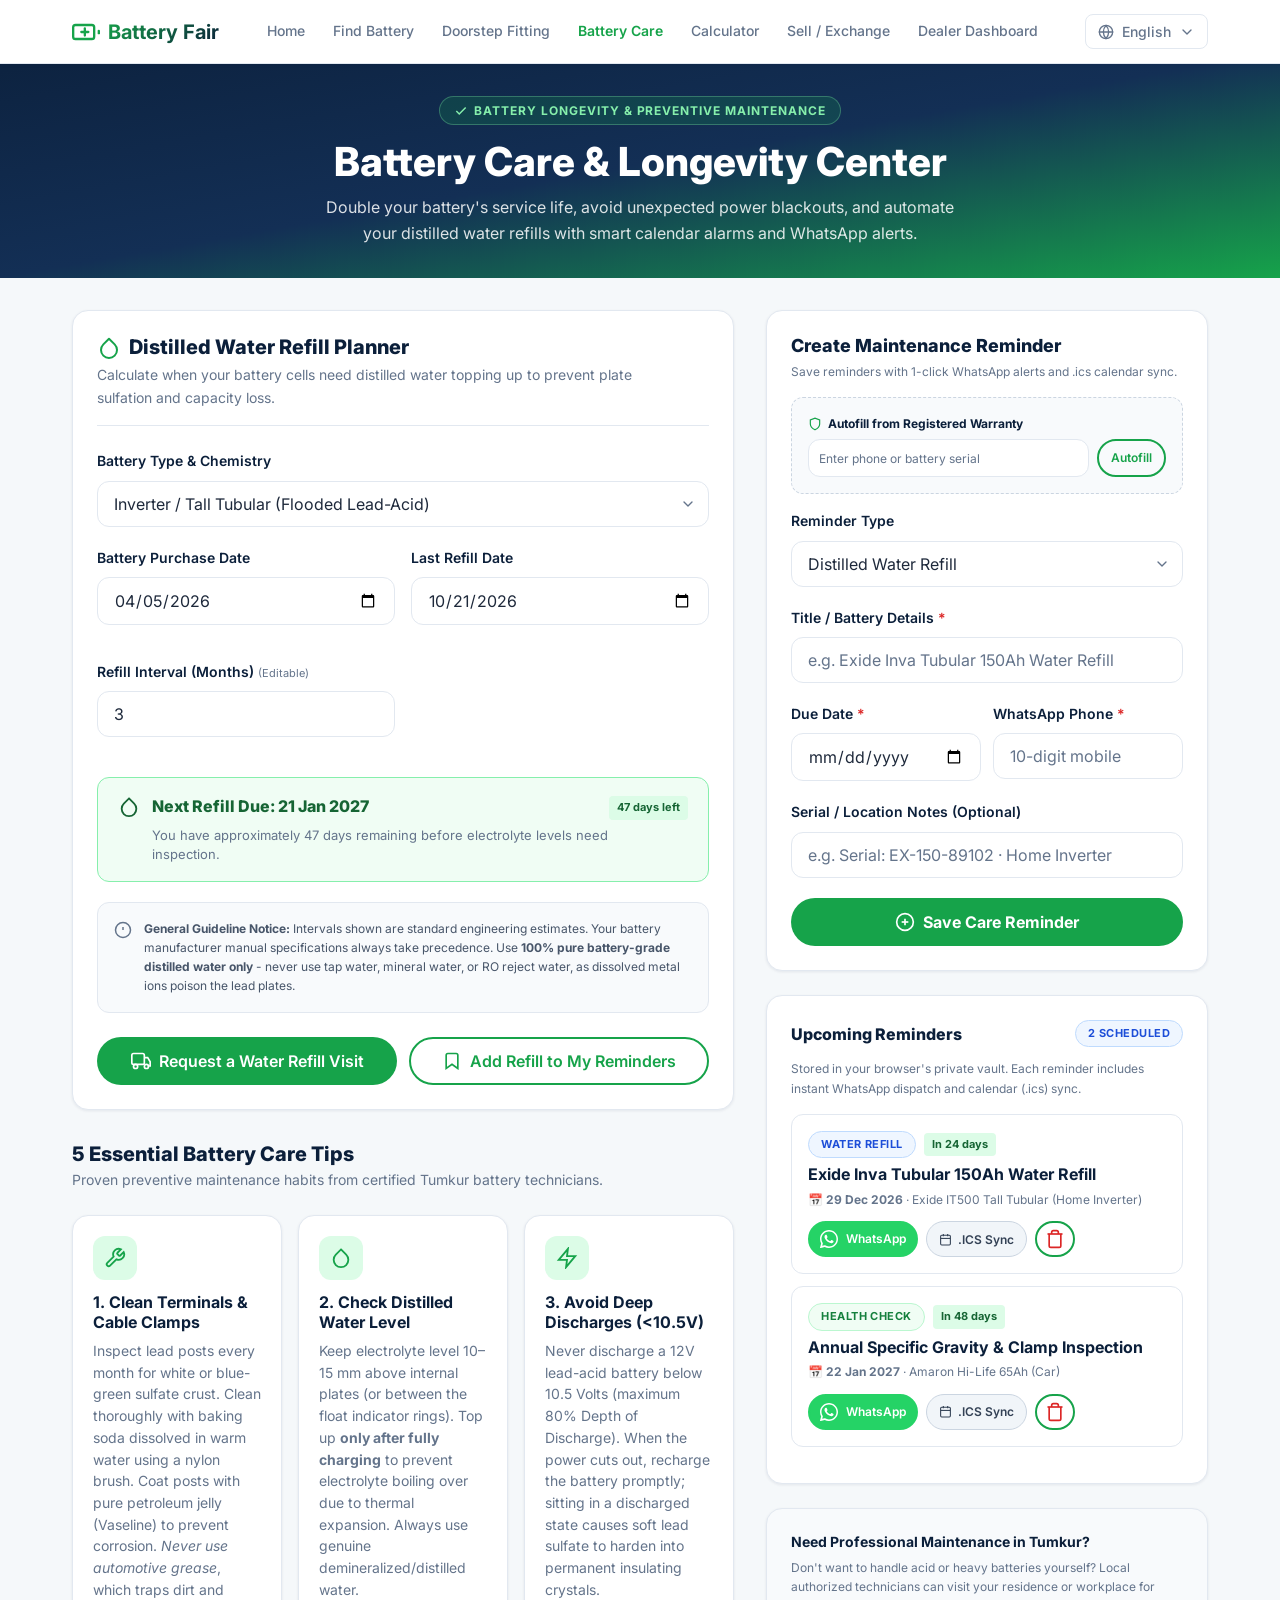
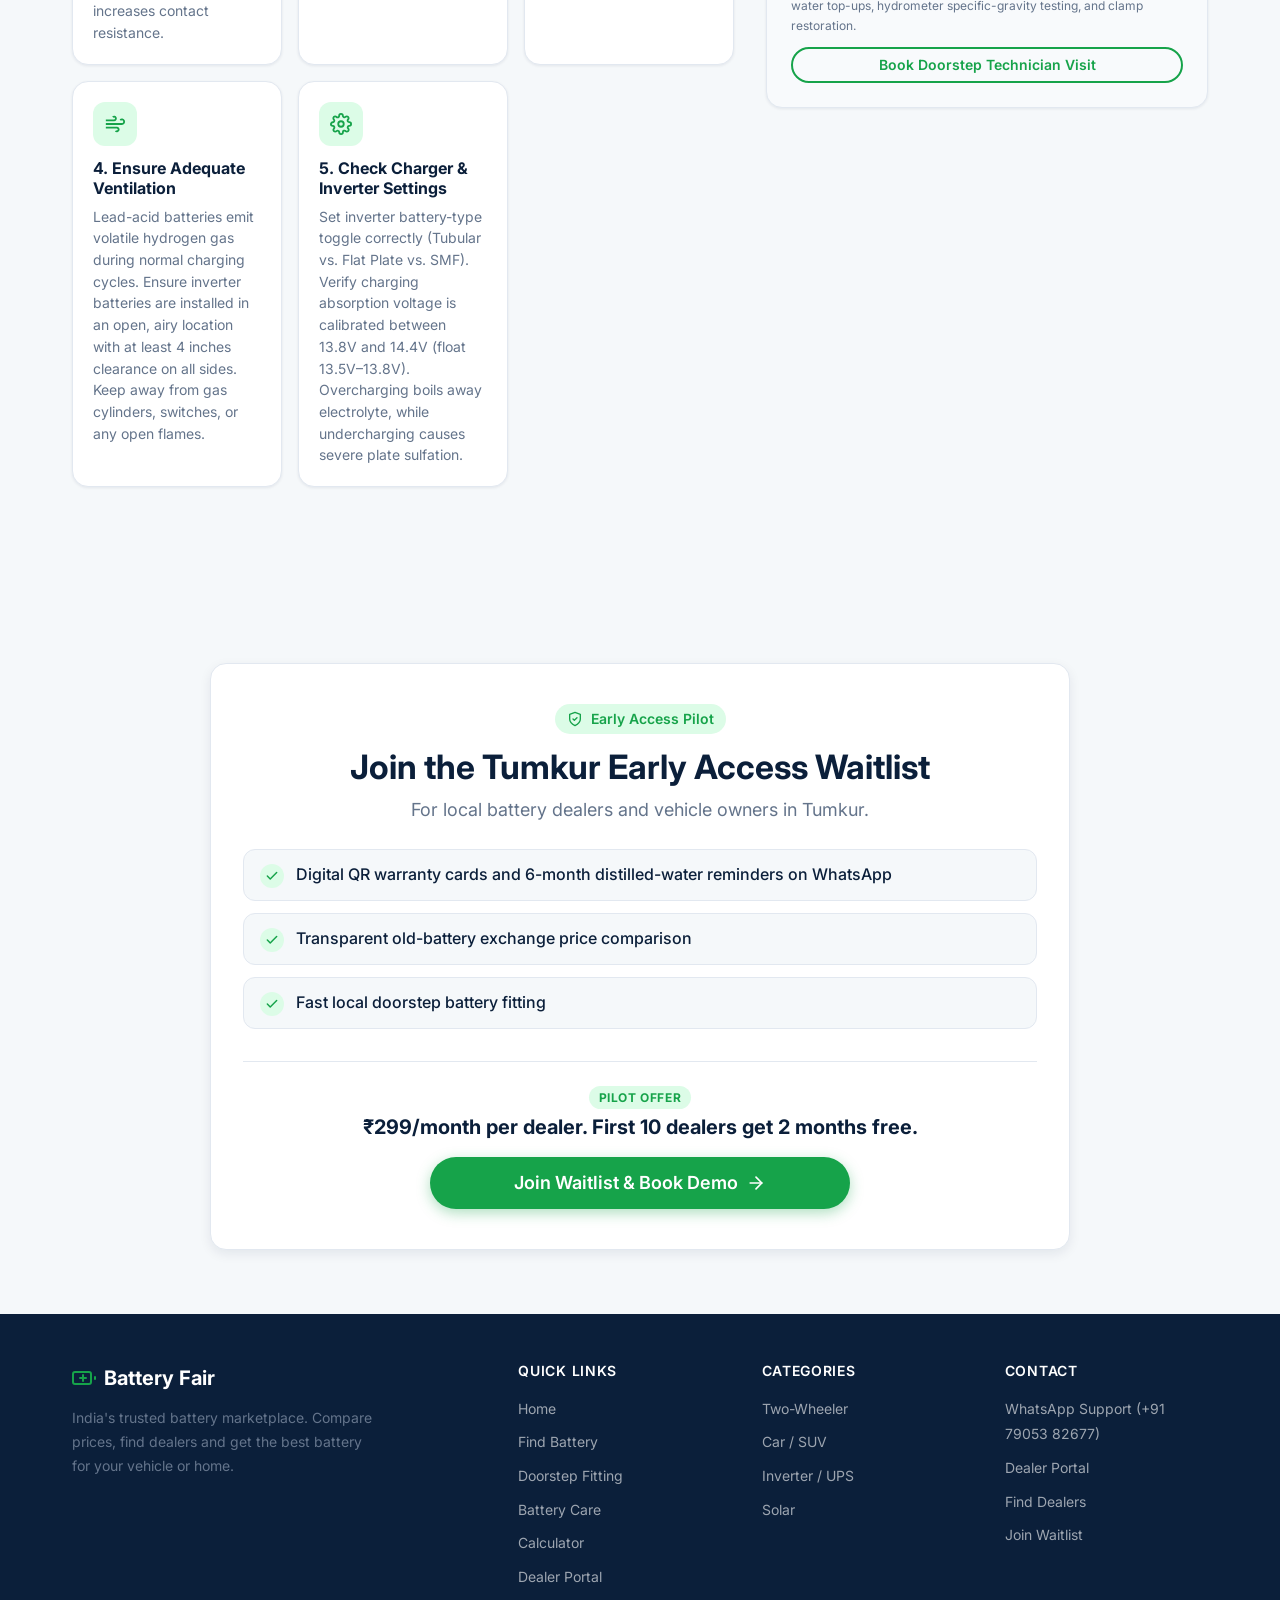
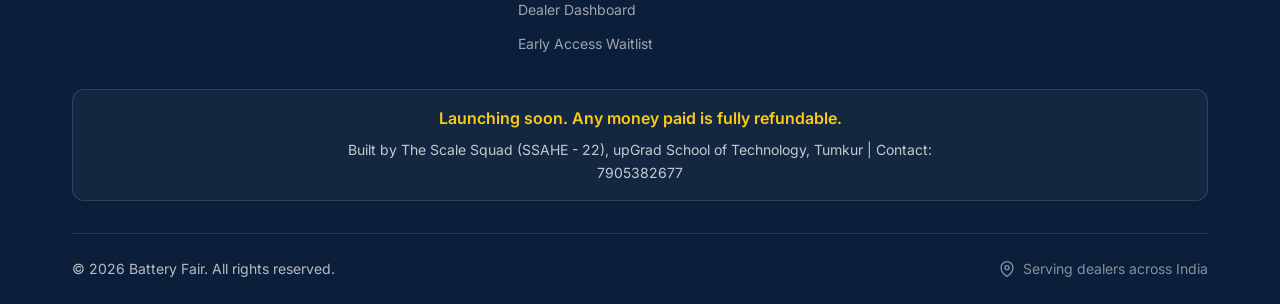
<file: care.html>
<!DOCTYPE html>
<html lang="en">
<head>
  <meta charset="UTF-8">
  <meta name="viewport" content="width=device-width, initial-scale=1.0">
  <title>Battery Care, Water Refill Planner &amp; Maintenance Reminders | Battery Fair</title>
  <meta name="description" content="Calculate distilled water refill due dates, configure automated maintenance reminders via WhatsApp and Calendar (.ics), and follow expert battery care guidelines.">
  <link rel="preconnect" href="https://fonts.googleapis.com">
  <link rel="preconnect" href="https://fonts.gstatic.com" crossorigin>
  <link href="https://fonts.googleapis.com/css2?family=Inter:wght@400;500;600;700;800&display=swap" rel="stylesheet">
  <link rel="stylesheet" href="css/style.css">
  <style>
    .care-hero {
      padding: calc(var(--navbar-height) + var(--space-8)) 0 var(--space-8);
      background: linear-gradient(170deg, #0B1F3A 0%, #132F55 55%, #16A34A 100%);
      color: var(--color-white);
      text-align: center;
    }
    .care-hero__badge {
      display: inline-flex;
      align-items: center;
      gap: 6px;
      font-size: var(--font-size-xs);
      font-weight: 700;
      text-transform: uppercase;
      letter-spacing: 0.08em;
      color: #86EFAC;
      background: rgba(22, 163, 74, 0.2);
      border: 1px solid rgba(134, 239, 172, 0.3);
      padding: 4px 14px;
      border-radius: var(--radius-full);
      margin-bottom: var(--space-3);
    }
    .care-hero h1 {
      color: var(--color-white);
      font-size: clamp(1.75rem, 4vw, 2.5rem);
      font-weight: 800;
      margin-bottom: var(--space-2);
    }
    .care-hero p {
      color: rgba(255, 255, 255, 0.85);
      font-size: var(--font-size-base);
      max-width: 65ch;
      margin-inline: auto;
    }
    .care-pill-badge {
      display: inline-flex;
      align-items: center;
      gap: 6px;
      padding: 4px 12px;
      border-radius: var(--radius-full);
      font-size: 11px;
      font-weight: 700;
      text-transform: uppercase;
      letter-spacing: 0.04em;
    }
    .care-pill-badge--water {
      background: #EFF6FF;
      color: #1D4ED8;
      border: 1px solid #BFDBFE;
    }
    .care-pill-badge--warranty {
      background: #FEF3C7;
      color: #B45309;
      border: 1px solid #FDE68A;
    }
    .care-pill-badge--health {
      background: #F0FDF4;
      color: #15803D;
      border: 1px solid #BBF7D0;
    }
    .autofill-box {
      background: #F8FAFC;
      border: 1.5px dashed #CBD5E1;
      border-radius: var(--radius-md);
      padding: var(--space-4);
      margin-bottom: var(--space-4);
    }
    .countdown-chip {
      font-size: 11px;
      font-weight: 700;
      padding: 3px 8px;
      border-radius: 4px;
      display: inline-block;
    }
    .countdown-chip--safe {
      background: #DCFCE7;
      color: #166534;
    }
    .countdown-chip--due {
      background: #FEF3C7;
      color: #92400E;
    }
    .countdown-chip--overdue {
      background: #FEE2E2;
      color: #991B1B;
    }
  </style>
</head>
<body>

  <!-- ==================== NAVBAR ==================== -->
  <nav class="navbar" role="navigation" aria-label="Main navigation">
    <div class="container navbar__inner">
      <a href="index.html" class="navbar__logo" aria-label="Battery Fair home">
        <svg xmlns="http://www.w3.org/2000/svg" viewBox="0 0 24 24" fill="none"
             stroke="currentColor" stroke-width="2" stroke-linecap="round" stroke-linejoin="round">
          <rect x="1" y="6" width="18" height="12" rx="2" ry="2"/>
          <line x1="23" y1="13" x2="23" y2="11"/>
          <line x1="11" y1="9" x2="11" y2="15"/>
          <line x1="8" y1="12" x2="14" y2="12"/>
        </svg>
        <span>Battery Fair</span>
      </a>

      <!-- Desktop Nav Links -->
      <div class="navbar__links">
        <a href="index.html"      class="navbar__link" data-page="index.html" data-i18n="nav.home">Home</a>
        <a href="finder.html"     class="navbar__link" data-page="finder.html" data-i18n="nav.find">Find Battery</a>
        <a href="fitting.html"    class="navbar__link" data-page="fitting.html" data-i18n="nav.fitting">Doorstep Fitting</a>
        <a href="care.html"       class="navbar__link navbar__link--active" data-page="care.html" data-i18n="nav.care">Battery Care</a>
        <a href="calculator.html" class="navbar__link" data-page="calculator.html" data-i18n="nav.calculator">Calculator</a>
        <a href="sale.html"       class="navbar__link" data-page="sale.html" data-i18n="nav.sale">Sell / Exchange</a>
        <a href="dealer.html"     class="navbar__link" data-page="dealer.html" data-i18n="nav.dashboard">Dealer Dashboard</a>
      </div>

      <!-- Language Dropdown (desktop) -->
      <div class="lang-dropdown">
        <button class="lang-dropdown__toggle" id="lang-toggle" aria-haspopup="true" aria-expanded="false">
          <svg xmlns="http://www.w3.org/2000/svg" viewBox="0 0 24 24" fill="none"
               stroke="currentColor" stroke-width="2" stroke-linecap="round" stroke-linejoin="round">
            <circle cx="12" cy="12" r="10"/>
            <line x1="2" y1="12" x2="22" y2="12"/>
            <path d="M12 2a15.3 15.3 0 0 1 4 10 15.3 15.3 0 0 1-4 10
                     15.3 15.3 0 0 1-4-10A15.3 15.3 0 0 1 12 2z"/>
          </svg>
          <span class="lang-dropdown__label">English</span>
          <svg xmlns="http://www.w3.org/2000/svg" viewBox="0 0 24 24" fill="none"
               stroke="currentColor" stroke-width="2" stroke-linecap="round" stroke-linejoin="round">
            <polyline points="6 9 12 15 18 9"/>
          </svg>
        </button>
        <div class="lang-dropdown__menu" id="lang-menu" role="menu">
          <button class="lang-dropdown__item lang-dropdown__item--active" data-lang="en" role="menuitem">English</button>
          <button class="lang-dropdown__item" data-lang="kn" role="menuitem">ಕನ್ನಡ</button>
          <button class="lang-dropdown__item" data-lang="hi" role="menuitem">हिन्दी</button>
        </div>
      </div>

      <!-- Hamburger (mobile) -->
      <button class="navbar__hamburger" id="hamburger"
              aria-label="Toggle menu" aria-expanded="false" aria-controls="mobile-menu">
        <span></span><span></span><span></span>
      </button>
    </div>
  </nav>

  <!-- ==================== MOBILE MENU ==================== -->
  <div class="mobile-menu" id="mobile-menu" role="navigation" aria-label="Mobile navigation">
    <span class="mobile-menu__label" data-i18n="nav.navigate">Navigate</span>
    <a href="index.html"      class="mobile-menu__link" data-page="index.html" data-i18n="nav.home">
      <svg xmlns="http://www.w3.org/2000/svg" viewBox="0 0 24 24" fill="none" stroke="currentColor" stroke-width="2" stroke-linecap="round" stroke-linejoin="round"><path d="M3 9l9-7 9 7v11a2 2 0 0 1-2 2H5a2 2 0 0 1-2-2z"/><polyline points="9 22 9 12 15 12 15 22"/></svg>
      Home
    </a>
    <a href="finder.html"     class="mobile-menu__link" data-page="finder.html" data-i18n="nav.find">
      <svg xmlns="http://www.w3.org/2000/svg" viewBox="0 0 24 24" fill="none" stroke="currentColor" stroke-width="2" stroke-linecap="round" stroke-linejoin="round"><circle cx="11" cy="11" r="8"/><line x1="21" y1="21" x2="16.65" y2="16.65"/></svg>
      Find Battery
    </a>
    <a href="fitting.html"    class="mobile-menu__link" data-page="fitting.html" data-i18n="nav.fitting">
      <svg xmlns="http://www.w3.org/2000/svg" viewBox="0 0 24 24" fill="none" stroke="currentColor" stroke-width="2" stroke-linecap="round" stroke-linejoin="round"><rect x="1" y="3" width="15" height="13" rx="2" ry="2"/><path d="M16 8h4l3 5v5h-3"/><circle cx="5.5" cy="18.5" r="2.5"/><circle cx="18.5" cy="18.5" r="2.5"/></svg>
      Doorstep Fitting
    </a>
    <a href="care.html"       class="mobile-menu__link mobile-menu__link--active" data-page="care.html" data-i18n="nav.care">
      <svg xmlns="http://www.w3.org/2000/svg" viewBox="0 0 24 24" fill="none" stroke="currentColor" stroke-width="2" stroke-linecap="round" stroke-linejoin="round"><path d="M12 2.69l5.66 5.66a8 8 0 1 1-11.31 0z"/></svg>
      Battery Care
    </a>
    <a href="calculator.html" class="mobile-menu__link" data-page="calculator.html" data-i18n="nav.calculator">
      <svg xmlns="http://www.w3.org/2000/svg" viewBox="0 0 24 24" fill="none" stroke="currentColor" stroke-width="2" stroke-linecap="round" stroke-linejoin="round"><rect x="4" y="2" width="16" height="20" rx="2"/><line x1="8" y1="6" x2="16" y2="6"/><line x1="16" y1="14" x2="16" y2="18"/><line x1="8" y1="10" x2="8" y2="10.01"/><line x1="12" y1="10" x2="12" y2="10.01"/><line x1="16" y1="10" x2="16" y2="10.01"/><line x1="8" y1="14" x2="8" y2="14.01"/><line x1="12" y1="14" x2="12" y2="14.01"/><line x1="8" y1="18" x2="8" y2="18.01"/><line x1="12" y1="18" x2="12" y2="18.01"/></svg>
      Calculator
    </a>
    <a href="sale.html"       class="mobile-menu__link" data-page="sale.html" data-i18n="nav.sale">
      <svg xmlns="http://www.w3.org/2000/svg" viewBox="0 0 24 24" fill="none" stroke="currentColor" stroke-width="2" stroke-linecap="round" stroke-linejoin="round"><path d="M20.59 13.41l-7.17 7.17a2 2 0 0 1-2.83 0L2 12V2h10l8.59 8.59a2 2 0 0 1 0 2.82z"/><line x1="7" y1="7" x2="7.01" y2="7"/></svg>
      Sell / Exchange
    </a>
    <a href="dealer.html"     class="mobile-menu__link" data-page="dealer.html" data-i18n="nav.dashboard">
      <svg xmlns="http://www.w3.org/2000/svg" viewBox="0 0 24 24" fill="none" stroke="currentColor" stroke-width="2" stroke-linecap="round" stroke-linejoin="round"><rect x="3" y="3" width="7" height="9" rx="1"/><rect x="14" y="3" width="7" height="5" rx="1"/><rect x="14" y="12" width="7" height="9" rx="1"/><rect x="3" y="16" width="7" height="5" rx="1"/></svg>
      Dealer Dashboard
    </a>
    <div class="mobile-menu__divider"></div>
    <span class="mobile-menu__label" data-i18n="nav.language">Language</span>
    <a href="#" class="mobile-menu__link mobile-menu__link--active" data-lang="en" onclick="return false;">English</a>
    <a href="#" class="mobile-menu__link" data-lang="kn" onclick="return false;">ಕನ್ನಡ</a>
    <a href="#" class="mobile-menu__link" data-lang="hi" onclick="return false;">हिन्दी</a>
  </div>

  <!-- ============================================================
       HERO BANNER
       ============================================================ -->
  <section class="care-hero">
    <div class="container">
      <div class="care-hero__badge">
        <svg xmlns="http://www.w3.org/2000/svg" width="14" height="14" viewBox="0 0 24 24" fill="none" stroke="currentColor" stroke-width="2.5"><polyline points="20 6 9 17 4 12"/></svg>
        Battery Longevity &amp; Preventive Maintenance
      </div>
      <h1>Battery Care &amp; Longevity Center</h1>
      <p>
        Double your battery's service life, avoid unexpected power blackouts, and automate your distilled water refills with smart calendar alarms and WhatsApp alerts.
      </p>
    </div>
  </section>

  <!-- ============================================================
       MAIN CONTENT: TWO-COLUMN WORKSPACE
       ============================================================ -->
  <main class="main-content" style="padding-top: var(--space-8);">
    <div class="container">

      <div class="fitting-layout">

        <!-- --------------------------------------------------------
             LEFT COLUMN: Water Refill Planner & Care Tips
             -------------------------------------------------------- -->
        <div class="fitting-left">

          <!-- 1. WATER REFILL PLANNER CARD -->
          <div class="care-planner-card reveal-on-scroll" id="planner-section">
            <div class="fitting-card__header">
              <h2 class="fitting-card__title">
                <svg xmlns="http://www.w3.org/2000/svg" width="24" height="24" viewBox="0 0 24 24" fill="none" stroke="currentColor" stroke-width="2" stroke-linecap="round" stroke-linejoin="round" color="var(--color-primary)">
                  <path d="M12 2.69l5.66 5.66a8 8 0 1 1-11.31 0z"/>
                </svg>
                <span>Distilled Water Refill Planner</span>
              </h2>
              <p style="font-size: var(--font-size-sm); color: var(--color-text-muted); margin-top: 4px;">
                Calculate when your battery cells need distilled water topping up to prevent plate sulfation and capacity loss.
              </p>
            </div>

            <!-- Planner Form -->
            <form id="refill-planner-form" onsubmit="return false;">

              <!-- Battery Type Selector -->
              <div class="form-group">
                <label for="care-battery-type">Battery Type &amp; Chemistry</label>
                <select class="form-select" id="care-battery-type">
                  <option value="inverter" selected>Inverter / Tall Tubular (Flooded Lead-Acid)</option>
                  <option value="tractor">Tractor / Commercial Heavy Vehicle (Flooded)</option>
                  <option value="car-flooded">Car / SUV Automotive (Standard Flooded)</option>
                  <option value="sealed">Sealed Maintenance-Free (SMF / VRLA / AGM)</option>
                </select>
              </div>

              <!-- Dates and Custom Interval Grid -->
              <div style="display: grid; grid-template-columns: repeat(auto-fit, minmax(200px, 1fr)); gap: var(--space-4);">
                <div class="form-group">
                  <label for="care-purchase-date">Battery Purchase Date</label>
                  <input type="date" class="form-input" id="care-purchase-date">
                </div>

                <div class="form-group" id="group-last-refill">
                  <label for="care-last-refill">Last Refill Date</label>
                  <input type="date" class="form-input" id="care-last-refill">
                </div>

                <div class="form-group" id="group-interval">
                  <label for="care-interval-months">
                    Refill Interval (Months)
                    <span style="font-size: 11px; font-weight: normal; color: var(--color-text-muted);">(Editable)</span>
                  </label>
                  <input type="number" class="form-input" id="care-interval-months" min="1" max="24" value="3" step="1">
                </div>
              </div>

            </form>

            <!-- Dynamic Result Alert Box -->
            <div id="planner-result-container" style="margin-top: var(--space-4);">
              <!-- Rendered dynamically by JS -->
            </div>

            <!-- Advisory Callout -->
            <div style="background: #F8FAFC; border: 1px solid #E2E8F0; border-radius: var(--radius-md); padding: var(--space-4); margin-top: var(--space-5); display: flex; gap: var(--space-3); align-items: flex-start;">
              <svg style="color: #64748B; flex-shrink: 0; margin-top: 2px;" xmlns="http://www.w3.org/2000/svg" width="18" height="18" viewBox="0 0 24 24" fill="none" stroke="currentColor" stroke-width="2"><circle cx="12" cy="12" r="10"/><line x1="12" y1="8" x2="12" y2="12"/><line x1="12" y1="16" x2="12.01" y2="16"/></svg>
              <div style="font-size: var(--font-size-xs); line-height: 1.6; color: #475569;">
                <strong>General Guideline Notice:</strong> Intervals shown are standard engineering estimates. Your battery manufacturer manual specifications always take precedence. Use <strong>100% pure battery-grade distilled water only</strong> - never use tap water, mineral water, or RO reject water, as dissolved metal ions poison the lead plates.
              </div>
            </div>

            <!-- Action Buttons Row -->
            <div style="display: flex; gap: var(--space-3); margin-top: var(--space-6); flex-wrap: wrap;">
              <a href="fitting.html?service=water-refill" class="btn btn-primary" id="btn-request-refill-visit" style="flex: 1; min-width: 220px; justify-content: center;">
                <svg xmlns="http://www.w3.org/2000/svg" width="18" height="18" viewBox="0 0 24 24" fill="none" stroke="currentColor" stroke-width="2"><rect x="1" y="3" width="15" height="13" rx="2" ry="2"/><path d="M16 8h4l3 5v5h-3"/><circle cx="5.5" cy="18.5" r="2.5"/><circle cx="18.5" cy="18.5" r="2.5"/></svg>
                Request a Water Refill Visit
              </a>
              <button type="button" class="btn btn-secondary" id="btn-save-refill-reminder" style="flex: 1; min-width: 200px; justify-content: center;">
                <svg xmlns="http://www.w3.org/2000/svg" width="18" height="18" viewBox="0 0 24 24" fill="none" stroke="currentColor" stroke-width="2"><path d="M19 21l-7-5-7 5V5a2 2 0 0 1 2-2h10a2 2 0 0 1 2 2z"/></svg>
                Add Refill to My Reminders
              </button>
            </div>
          </div>

          <!-- 2. SHORT CARE TIPS SECTION (5 Practical Tips) -->
          <div style="margin-top: var(--space-8);">
            <div style="display: flex; align-items: center; justify-content: space-between; margin-bottom: var(--space-4);">
              <div>
                <h3 style="font-size: var(--font-size-xl); font-weight: 800; color: var(--color-dark); margin-bottom: 2px;">
                  5 Essential Battery Care Tips
                </h3>
                <p style="font-size: var(--font-size-sm); color: var(--color-text-muted);">
                  Proven preventive maintenance habits from certified Tumkur battery technicians.
                </p>
              </div>
            </div>

            <div class="tips-grid">

              <!-- Tip 1: Clean Terminals -->
              <div class="tip-card reveal-on-scroll">
                <div class="tip-card__icon">
                  <svg xmlns="http://www.w3.org/2000/svg" viewBox="0 0 24 24" fill="none" stroke="currentColor" stroke-width="2"><path d="M14.7 6.3a1 1 0 0 0 0 1.4l1.6 1.6a1 1 0 0 0 1.4 0l3.77-3.77a6 6 0 0 1-7.94 7.94l-6.91 6.91a2.12 2.12 0 0 1-3-3l6.91-6.91a6 6 0 0 1 7.94-7.94l-3.76 3.76z"/></svg>
                </div>
                <h4 class="tip-card__title">1. Clean Terminals &amp; Cable Clamps</h4>
                <p class="tip-card__desc">
                  Inspect lead posts every month for white or blue-green sulfate crust. Clean thoroughly with baking soda dissolved in warm water using a nylon brush. Coat posts with pure petroleum jelly (Vaseline) to prevent corrosion. <em>Never use automotive grease</em>, which traps dirt and increases contact resistance.
                </p>
              </div>

              <!-- Tip 2: Check Water Level -->
              <div class="tip-card reveal-on-scroll">
                <div class="tip-card__icon">
                  <svg xmlns="http://www.w3.org/2000/svg" viewBox="0 0 24 24" fill="none" stroke="currentColor" stroke-width="2"><path d="M12 2.69l5.66 5.66a8 8 0 1 1-11.31 0z"/></svg>
                </div>
                <h4 class="tip-card__title">2. Check Distilled Water Level</h4>
                <p class="tip-card__desc">
                  Keep electrolyte level 10–15 mm above internal plates (or between the float indicator rings). Top up <strong>only after fully charging</strong> to prevent electrolyte boiling over due to thermal expansion. Always use genuine demineralized/distilled water.
                </p>
              </div>

              <!-- Tip 3: Avoid Deep Discharge -->
              <div class="tip-card reveal-on-scroll">
                <div class="tip-card__icon">
                  <svg xmlns="http://www.w3.org/2000/svg" viewBox="0 0 24 24" fill="none" stroke="currentColor" stroke-width="2"><polygon points="13 2 3 14 12 14 11 22 21 10 12 10 13 2"/></svg>
                </div>
                <h4 class="tip-card__title">3. Avoid Deep Discharges (&lt;10.5V)</h4>
                <p class="tip-card__desc">
                  Never discharge a 12V lead-acid battery below 10.5 Volts (maximum 80% Depth of Discharge). When the power cuts out, recharge the battery promptly; sitting in a discharged state causes soft lead sulfate to harden into permanent insulating crystals.
                </p>
              </div>

              <!-- Tip 4: Adequate Ventilation -->
              <div class="tip-card reveal-on-scroll">
                <div class="tip-card__icon">
                  <svg xmlns="http://www.w3.org/2000/svg" viewBox="0 0 24 24" fill="none" stroke="currentColor" stroke-width="2"><path d="M9.59 4.59A2 2 0 1 1 11 8H2m10.59 11.41A2 2 0 1 0 14 16H2m15.73-8.27A2.5 2.5 0 1 1 19.5 12H2"/></svg>
                </div>
                <h4 class="tip-card__title">4. Ensure Adequate Ventilation</h4>
                <p class="tip-card__desc">
                  Lead-acid batteries emit volatile hydrogen gas during normal charging cycles. Ensure inverter batteries are installed in an open, airy location with at least 4 inches clearance on all sides. Keep away from gas cylinders, switches, or any open flames.
                </p>
              </div>

              <!-- Tip 5: Proper Charger Settings -->
              <div class="tip-card reveal-on-scroll">
                <div class="tip-card__icon">
                  <svg xmlns="http://www.w3.org/2000/svg" viewBox="0 0 24 24" fill="none" stroke="currentColor" stroke-width="2"><circle cx="12" cy="12" r="3"/><path d="M19.4 15a1.65 1.65 0 0 0 .33 1.82l.06.06a2 2 0 0 1 0 2.83 2 2 0 0 1-2.83 0l-.06-.06a1.65 1.65 0 0 0-1.82-.33 1.65 1.65 0 0 0-1 1.51V21a2 2 0 0 1-2 2 2 2 0 0 1-2-2v-.09A1.65 1.65 0 0 0 9 19.4a1.65 1.65 0 0 0-1.82.33l-.06.06a2 2 0 0 1-2.83 0 2 2 0 0 1 0-2.83l.06-.06a1.65 1.65 0 0 0 .33-1.82 1.65 1.65 0 0 0-1.51-1H3a2 2 0 0 1-2-2 2 2 0 0 1 2-2h.09A1.65 1.65 0 0 0 4.6 9a1.65 1.65 0 0 0-.33-1.82l-.06-.06a2 2 0 0 1 0-2.83 2 2 0 0 1 2.83 0l.06.06a1.65 1.65 0 0 0 1.82.33H9a1.65 1.65 0 0 0 1-1.51V3a2 2 0 0 1 2-2 2 2 0 0 1 2 2v.09a1.65 1.65 0 0 0 1 1.51 1.65 1.65 0 0 0 1.82-.33l.06-.06a2 2 0 0 1 2.83 0 2 2 0 0 1 0 2.83l-.06.06a1.65 1.65 0 0 0-.33 1.82V9a1.65 1.65 0 0 0 1.51 1H21a2 2 0 0 1 2 2 2 2 0 0 1-2 2h-.09a1.65 1.65 0 0 0-1.51 1z"/></svg>
                </div>
                <h4 class="tip-card__title">5. Check Charger &amp; Inverter Settings</h4>
                <p class="tip-card__desc">
                  Set inverter battery-type toggle correctly (Tubular vs. Flat Plate vs. SMF). Verify charging absorption voltage is calibrated between 13.8V and 14.4V (float 13.5V–13.8V). Overcharging boils away electrolyte, while undercharging causes severe plate sulfation.
                </p>
              </div>

            </div>
          </div>

        </div>

        <!-- --------------------------------------------------------
             RIGHT COLUMN: Reminders Manager (WhatsApp + .ics Calendar)
             -------------------------------------------------------- -->
        <div class="fitting-right">

          <!-- 3. ADD REMINDER CARD -->
          <div class="fitting-card reveal-on-scroll">
            <h3 style="font-size: var(--font-size-lg); font-weight: 800; color: var(--color-dark); margin-bottom: 4px;">
              Create Maintenance Reminder
            </h3>
            <p style="font-size: var(--font-size-xs); color: var(--color-text-muted); margin-bottom: var(--space-4);">
              Save reminders with 1-click WhatsApp alerts and .ics calendar sync.
            </p>

            <!-- Autofill from Warranty Vault ("sales") helper -->
            <div class="autofill-box" id="autofill-vault-container">
              <div style="font-size: 12px; font-weight: 700; color: var(--color-dark); margin-bottom: 6px; display: flex; align-items: center; gap: 6px;">
                <svg xmlns="http://www.w3.org/2000/svg" width="14" height="14" viewBox="0 0 24 24" fill="none" stroke="currentColor" stroke-width="2" color="var(--color-primary)"><path d="M12 22s8-4 8-10V5l-8-3-8 3v7c0 6 8 10 8 10z"/></svg>
                Autofill from Registered Warranty
              </div>
              <div style="display: flex; gap: var(--space-2);">
                <input type="text" class="form-input" id="vault-lookup-query" placeholder="Enter phone or battery serial" style="font-size: 12px; padding: 6px 10px; min-height: 38px;">
                <button type="button" class="btn btn-secondary btn-sm" id="btn-vault-lookup" style="white-space: nowrap; font-size: 12px; padding: 0 12px; min-height: 38px;">
                  Autofill
                </button>
              </div>
              <div id="vault-lookup-msg" style="display: none; font-size: 11px; margin-top: 6px;"></div>
            </div>

            <!-- Reminder Creation Form -->
            <form id="create-reminder-form" novalidate>

              <div class="form-group">
                <label for="rem-type">Reminder Type</label>
                <select class="form-select" id="rem-type">
                  <option value="water-refill">Distilled Water Refill</option>
                  <option value="warranty">Warranty Expiry Warning</option>
                  <option value="health-check">Yearly Health &amp; Terminal Check</option>
                </select>
              </div>

              <div class="form-group">
                <label for="rem-title">Title / Battery Details <span style="color:#DC2626">*</span></label>
                <input type="text" class="form-input" id="rem-title" placeholder="e.g. Exide Inva Tubular 150Ah Water Refill" required>
                <div class="form-error" id="err-rem-title" style="display: none; font-size: 11px; color: #DC2626; margin-top: 3px;">Please enter a title or battery model</div>
              </div>

              <div style="display: grid; grid-template-columns: 1fr 1fr; gap: var(--space-3);">
                <div class="form-group">
                  <label for="rem-date">Due Date <span style="color:#DC2626">*</span></label>
                  <input type="date" class="form-input" id="rem-date" required>
                  <div class="form-error" id="err-rem-date" style="display: none; font-size: 11px; color: #DC2626; margin-top: 3px;">Select a due date</div>
                </div>

                <div class="form-group">
                  <label for="rem-phone">WhatsApp Phone <span style="color:#DC2626">*</span></label>
                  <input type="tel" class="form-input" id="rem-phone" placeholder="10-digit mobile" maxlength="10" required>
                  <div class="form-error" id="err-rem-phone" style="display: none; font-size: 11px; color: #DC2626; margin-top: 3px;">10-digit phone required</div>
                </div>
              </div>

              <div class="form-group">
                <label for="rem-notes">Serial / Location Notes (Optional)</label>
                <input type="text" class="form-input" id="rem-notes" placeholder="e.g. Serial: EX-150-89102 · Home Inverter">
              </div>

              <button type="submit" class="btn btn-primary" id="btn-add-reminder" style="width: 100%; justify-content: center; font-weight: 700;">
                <svg xmlns="http://www.w3.org/2000/svg" width="16" height="16" viewBox="0 0 24 24" fill="none" stroke="currentColor" stroke-width="2"><circle cx="12" cy="12" r="10"/><line x1="12" y1="8" x2="12" y2="16"/><line x1="8" y1="12" x2="16" y2="12"/></svg>
                Save Care Reminder
              </button>
            </form>
          </div>

          <!-- 4. UPCOMING REMINDERS LIST CARD -->
          <div class="fitting-card reveal-on-scroll" style="margin-top: var(--space-6);">
            <div style="display: flex; align-items: center; justify-content: space-between; margin-bottom: var(--space-3);">
              <h3 style="font-size: var(--font-size-base); font-weight: 800; color: var(--color-dark); margin: 0;">
                Upcoming Reminders
              </h3>
              <span id="reminders-count-badge" class="care-pill-badge care-pill-badge--water">0 scheduled</span>
            </div>
            <p style="font-size: var(--font-size-xs); color: var(--color-text-muted); margin-bottom: var(--space-4);">
              Stored in your browser's private vault. Each reminder includes instant WhatsApp dispatch and calendar (.ics) sync.
            </p>

            <!-- Reminders Container -->
            <div id="reminders-list-container">
              <!-- Rendered by JS -->
            </div>
          </div>

          <!-- Doorstep Service Guarantees Card -->
          <div class="fitting-card reveal-on-scroll" style="margin-top: var(--space-6); background: #F8FAFC;">
            <h4 style="font-size: var(--font-size-sm); font-weight: 700; color: var(--color-dark); margin-bottom: var(--space-2);">
              Need Professional Maintenance in Tumkur?
            </h4>
            <p style="font-size: var(--font-size-xs); color: var(--color-text-muted); line-height: 1.6; margin-bottom: var(--space-3);">
              Don't want to handle acid or heavy batteries yourself? Local authorized technicians can visit your residence or workplace for water top-ups, hydrometer specific-gravity testing, and clamp restoration.
            </p>
            <a href="fitting.html?service=water-refill" class="btn btn-secondary btn-sm" style="width: 100%; justify-content: center;">
              Book Doorstep Technician Visit
            </a>
          </div>

        </div>

      </div>

    </div>
  </main>

  <!-- ============================================================
       SECTION: WAITLIST AND DEMO BOOKING
       ============================================================ -->
  <section class="section waitlist-section" id="waitlist">
    <div class="container">
      <div class="waitlist-card reveal-on-scroll">

        <div class="waitlist-header">
          <div class="waitlist-badge">
            <svg xmlns="http://www.w3.org/2000/svg" viewBox="0 0 24 24" fill="none"
                 stroke="currentColor" stroke-width="2" stroke-linecap="round" stroke-linejoin="round">
              <path d="M12 22s8-4 8-10V5l-8-3-8 3v7c0 6 8 10 8 10z"/>
              <polyline points="9 12 11 14 15 10"/>
            </svg>
            Early Access Pilot
          </div>
          <h2 class="waitlist-title">Join the Tumkur Early Access Waitlist</h2>
          <p class="waitlist-subtitle">For local battery dealers and vehicle owners in Tumkur.</p>
        </div>

        <div class="waitlist-points">
          <div class="waitlist-point">
            <div class="waitlist-point__check">
              <svg xmlns="http://www.w3.org/2000/svg" viewBox="0 0 24 24" fill="none"
                   stroke="currentColor" stroke-width="2.5" stroke-linecap="round" stroke-linejoin="round">
                <polyline points="20 6 9 17 4 12"/>
              </svg>
            </div>
            <span class="waitlist-point__text">Digital QR warranty cards and 6-month distilled-water reminders on WhatsApp</span>
          </div>

          <div class="waitlist-point">
            <div class="waitlist-point__check">
              <svg xmlns="http://www.w3.org/2000/svg" viewBox="0 0 24 24" fill="none"
                   stroke="currentColor" stroke-width="2.5" stroke-linecap="round" stroke-linejoin="round">
                <polyline points="20 6 9 17 4 12"/>
              </svg>
            </div>
            <span class="waitlist-point__text">Transparent old-battery exchange price comparison</span>
          </div>

          <div class="waitlist-point">
            <div class="waitlist-point__check">
              <svg xmlns="http://www.w3.org/2000/svg" viewBox="0 0 24 24" fill="none"
                   stroke="currentColor" stroke-width="2.5" stroke-linecap="round" stroke-linejoin="round">
                <polyline points="20 6 9 17 4 12"/>
              </svg>
            </div>
            <span class="waitlist-point__text">Fast local doorstep battery fitting</span>
          </div>
        </div>

        <div class="waitlist-action-box">
          <div class="waitlist-pricing">
            <span class="waitlist-pricing__tag">Pilot Offer</span>
            <p class="waitlist-pricing__text">₹299/month per dealer. First 10 dealers get 2 months free.</p>
          </div>

          <a href="https://docs.google.com/forms/d/e/1FAIpQLSfJ42SIGy5UYxGmC2Gc0fIYycxMEAYKkXbRm-mkS9BGHeJJ0g/viewform?usp=sf_link"
             target="_blank"
             rel="noopener noreferrer"
             class="btn btn-primary btn-lg waitlist-cta-btn">
            <span>Join Waitlist &amp; Book Demo</span>
            <svg xmlns="http://www.w3.org/2000/svg" viewBox="0 0 24 24" fill="none"
                 stroke="currentColor" stroke-width="2" stroke-linecap="round" stroke-linejoin="round">
              <line x1="5" y1="12" x2="19" y2="12"/>
              <polyline points="12 5 19 12 12 19"/>
            </svg>
          </a>
        </div>

      </div>
    </div>
  </section>

  <!-- ==================== FOOTER ==================== -->
  <footer class="footer">
    <div class="container">
      <div class="footer__grid">
        <div>
          <div class="footer__brand-name">
            <svg xmlns="http://www.w3.org/2000/svg" viewBox="0 0 24 24" fill="none" stroke="currentColor" stroke-width="2" stroke-linecap="round" stroke-linejoin="round"><rect x="1" y="6" width="18" height="12" rx="2" ry="2"/><line x1="23" y1="13" x2="23" y2="11"/><line x1="11" y1="9" x2="11" y2="15"/><line x1="8" y1="12" x2="14" y2="12"/></svg>
            Battery Fair
          </div>
          <p class="footer__brand-desc">India's trusted battery marketplace. Compare prices, find dealers and get the best battery for your vehicle or home.</p>
        </div>
        <div>
          <h4 class="footer__heading">Quick Links</h4>
          <ul class="footer__list">
            <li><a href="index.html">Home</a></li>
            <li><a href="finder.html">Find Battery</a></li>
            <li><a href="fitting.html">Doorstep Fitting</a></li>
            <li><a href="care.html">Battery Care</a></li>
            <li><a href="calculator.html">Calculator</a></li>
            <li><a href="sale.html">Dealer Portal</a></li>
            <li><a href="dealer.html">Dealer Dashboard</a></li>
            <li><a href="index.html#waitlist">Early Access Waitlist</a></li>
          </ul>
        </div>
        <div>
          <h4 class="footer__heading">Categories</h4>
          <ul class="footer__list">
            <li><a href="finder.html">Two-Wheeler</a></li>
            <li><a href="finder.html">Car / SUV</a></li>
            <li><a href="finder.html">Inverter / UPS</a></li>
            <li><a href="finder.html">Solar</a></li>
          </ul>
        </div>
        <div>
          <h4 class="footer__heading">Contact</h4>
          <ul class="footer__list">
            <li><a href="#" class="footer-wa-contact" target="_blank" rel="noopener">WhatsApp Support (+91 79053 82677)</a></li>
            <li><a href="sale.html">Dealer Portal</a></li>
            <li><a href="finder.html">Find Dealers</a></li>
            <li><a href="index.html#waitlist">Join Waitlist</a></li>
          </ul>
        </div>
      </div>
      <!-- Workshop 3 Validation Notice and Team Attribution -->
      <div class="footer__validation">
        <p class="footer__refund-notice">Launching soon. Any money paid is fully refundable.</p>
        <p class="footer__attribution">Built by The Scale Squad (SSAHE - 22), upGrad School of Technology, Tumkur | Contact: 7905382677</p>
      </div>
      <div class="footer__bottom">
        <span class="footer__copy">&copy; 2026 Battery Fair. All rights reserved.</span>
        <span class="footer__location">
          <svg xmlns="http://www.w3.org/2000/svg" viewBox="0 0 24 24" fill="none" stroke="currentColor" stroke-width="2" stroke-linecap="round" stroke-linejoin="round"><path d="M21 10c0 7-9 13-9 13s-9-6-9-13a9 9 0 0 1 18 0z"/><circle cx="12" cy="10" r="3"/></svg>
          Serving dealers across India
        </span>
      </div>
    </div>
  </footer>

  <script src="js/data.js"></script>
  <script src="js/app.js"></script>
  <script>
  'use strict';
  (() => {
    const STORAGE_REMINDERS_KEY = 'reminders';
    const STORAGE_SALES_KEY = 'sales';

    const { DEMO_WHATSAPP_NUMBER, DEMO_PHONE_RAW } = BatteryData;

    // Default intervals config object (months)
    const REFILL_INTERVALS = {
      'inverter': 3,
      'tractor': 3,
      'car-flooded': 6,
      'sealed': 0
    };

    // DOM Elements - Planner
    const batteryTypeSelect = document.getElementById('care-battery-type');
    const purchaseDateInput = document.getElementById('care-purchase-date');
    const lastRefillInput = document.getElementById('care-last-refill');
    const intervalInput = document.getElementById('care-interval-months');
    const groupLastRefill = document.getElementById('group-last-refill');
    const groupInterval = document.getElementById('group-interval');
    const resultContainer = document.getElementById('planner-result-container');
    const btnSaveRefillReminder = document.getElementById('btn-save-refill-reminder');

    // DOM Elements - Autofill Vault
    const vaultQueryInput = document.getElementById('vault-lookup-query');
    const btnVaultLookup = document.getElementById('btn-vault-lookup');
    const vaultMsg = document.getElementById('vault-lookup-msg');

    // DOM Elements - Create Reminder
    const reminderForm = document.getElementById('create-reminder-form');
    const remTypeSelect = document.getElementById('rem-type');
    const remTitleInput = document.getElementById('rem-title');
    const remDateInput = document.getElementById('rem-date');
    const remPhoneInput = document.getElementById('rem-phone');
    const remNotesInput = document.getElementById('rem-notes');
    const remindersContainer = document.getElementById('reminders-list-container');
    const remindersCountBadge = document.getElementById('reminders-count-badge');

    // Utility: Safe HTML Escape
    function escapeHtml(str) {
      if (!str) return '';
      return String(str)
        .replace(/&/g, '&amp;')
        .replace(/</g, '&lt;')
        .replace(/>/g, '&gt;')
        .replace(/"/g, '&quot;')
        .replace(/'/g, '&#039;');
    }

    // Utility: Date formatter
    function formatDate(dateStr) {
      if (!dateStr) return '';
      try {
        const d = new Date(dateStr);
        if (isNaN(d.getTime())) return dateStr;
        return d.toLocaleDateString('en-IN', { day: 'numeric', month: 'short', year: 'numeric' });
      } catch (e) {
        return dateStr;
      }
    }

    // Utility: Days Difference
    function getDaysUntil(dateStr) {
      if (!dateStr) return 0;
      const target = new Date(dateStr);
      const today = new Date();
      today.setHours(0, 0, 0, 0);
      target.setHours(0, 0, 0, 0);
      return Math.round((target - today) / (1000 * 60 * 60 * 24));
    }

    // Storage access
    function getReminders() {
      try {
        const raw = localStorage.getItem(STORAGE_REMINDERS_KEY);
        if (!raw) return [];
        const parsed = JSON.parse(raw);
        return Array.isArray(parsed) ? parsed : [];
      } catch (e) {
        console.warn('Error reading reminders from storage:', e);
        return [];
      }
    }

    function saveReminders(list) {
      try {
        localStorage.setItem(STORAGE_REMINDERS_KEY, JSON.stringify(list));
      } catch (e) {
        console.warn('Error saving reminders:', e);
      }
    }

    function getSalesVault() {
      try {
        const raw = localStorage.getItem(STORAGE_SALES_KEY);
        if (!raw) return [];
        const parsed = JSON.parse(raw);
        return Array.isArray(parsed) ? parsed : [];
      } catch (e) {
        return [];
      }
    }

    // Pre-seed demo reminders if empty
    function seedInitialRemindersIfEmpty() {
      const existing = getReminders();
      if (existing.length === 0) {
        const d1 = new Date();
        d1.setDate(d1.getDate() + 24);
        const d2 = new Date();
        d2.setDate(d2.getDate() + 48);

        const initial = [
          {
            id: 'REM-' + Date.now() + '-1',
            type: 'water-refill',
            title: 'Exide Inva Tubular 150Ah Water Refill',
            dueDate: d1.toISOString().split('T')[0],
            phone: DEMO_PHONE_RAW,
            customerName: 'Tumkur Resident',
            batteryDetails: 'Exide IT500 Tall Tubular (Home Inverter)',
            notes: 'Check float indicators and top up with distilled water.',
            createdAt: new Date().toISOString()
          },
          {
            id: 'REM-' + (Date.now() + 1) + '-2',
            type: 'health-check',
            title: 'Annual Specific Gravity & Clamp Inspection',
            dueDate: d2.toISOString().split('T')[0],
            phone: DEMO_PHONE_RAW,
            customerName: 'Tumkur Resident',
            batteryDetails: 'Amaron Hi-Life 65Ah (Car)',
            notes: 'Test with hydrometer and apply petroleum jelly to terminals.',
            createdAt: new Date().toISOString()
          }
        ];
        saveReminders(initial);
      }
    }

    /* ============================================================
       WATER REFILL PLANNER LOGIC
       ============================================================ */
    function initPlannerDates() {
      const today = new Date();
      const todayStr = today.toISOString().split('T')[0];

      // Default last refill: 45 days ago
      const lastRefill = new Date(today);
      lastRefill.setDate(today.getDate() - 45);
      lastRefillInput.value = lastRefill.toISOString().split('T')[0];

      // Default purchase: 8 months ago
      const purchase = new Date(today);
      purchase.setMonth(today.getMonth() - 8);
      purchaseDateInput.value = purchase.toISOString().split('T')[0];

      // Update interval field
      const currentType = batteryTypeSelect.value;
      intervalInput.value = REFILL_INTERVALS[currentType] || 3;

      updatePlanner();
    }

    function calculateNextDueDate(baseDateStr, months) {
      if (!baseDateStr) return null;
      const d = new Date(baseDateStr);
      d.setMonth(d.getMonth() + parseInt(months, 10));
      return d.toISOString().split('T')[0];
    }

    function updatePlanner() {
      const type = batteryTypeSelect.value;
      const intervalMonths = parseInt(intervalInput.value, 10) || REFILL_INTERVALS[type] || 3;

      if (type === 'sealed') {
        groupLastRefill.style.display = 'none';
        groupInterval.style.display = 'none';
        btnSaveRefillReminder.style.display = 'none';

        resultContainer.innerHTML = `
          <div class="refill-alert refill-alert--sealed">
            <svg style="flex-shrink:0; margin-top:2px;" xmlns="http://www.w3.org/2000/svg" width="22" height="22" viewBox="0 0 24 24" fill="none" stroke="currentColor" stroke-width="2"><circle cx="12" cy="12" r="10"/><path d="M12 16v-4"/><path d="M12 8h.01"/></svg>
            <div>
              <div class="refill-alert__title">Sealed Maintenance-Free (SMF / VRLA) Battery</div>
              <p style="margin: 4px 0 0; line-height: 1.5;">
                <strong>No distilled water refill needed!</strong> Sealed AGM and gel batteries are factory-sealed with recombinant catalysts. Adding water will destroy the vacuum seal and ruin the battery. Keep terminals clean and inspect alternator/charger voltage periodically.
              </p>
            </div>
          </div>
        `;
        return;
      }

      groupLastRefill.style.display = '';
      groupInterval.style.display = '';
      btnSaveRefillReminder.style.display = '';

      const lastDate = lastRefillInput.value;
      if (!lastDate) {
        resultContainer.innerHTML = `<div style="font-size:13px; color:var(--color-text-muted);">Please select your last refill date.</div>`;
        return;
      }

      const nextDueDate = calculateNextDueDate(lastDate, intervalMonths);
      const daysUntil = getDaysUntil(nextDueDate);

      let alertClass = 'refill-alert--good';
      let statusHeadline = `Next Refill Due: ${formatDate(nextDueDate)}`;
      let statusSub = `You have approximately ${daysUntil} days remaining before electrolyte levels need inspection.`;
      let badgeHtml = `<span class="countdown-chip countdown-chip--safe">${daysUntil} days left</span>`;

      if (daysUntil < 0) {
        alertClass = 'refill-alert--overdue';
        const overdueDays = Math.abs(daysUntil);
        statusHeadline = `Water Refill Overdue by ${overdueDays} Day${overdueDays === 1 ? '' : 's'}!`;
        statusSub = `Next due date was ${formatDate(nextDueDate)}. Prolonged dry operation exposes active lead plates to air, causing irreversible sulfation and loss of backup capacity. Top up immediately with pure distilled water.`;
        badgeHtml = `<span class="countdown-chip countdown-chip--overdue">Overdue by ${overdueDays}d</span>`;
      } else if (daysUntil <= 15) {
        alertClass = 'refill-alert--due';
        statusHeadline = `Water Refill Due Soon: ${formatDate(nextDueDate)}`;
        statusSub = `Due in ${daysUntil} day${daysUntil === 1 ? '' : 's'}. Check cell electrolyte levels using the transparent float indicators.`;
        badgeHtml = `<span class="countdown-chip countdown-chip--due">Due in ${daysUntil}d</span>`;
      }

      resultContainer.innerHTML = `
        <div class="refill-alert ${alertClass}">
          <svg style="flex-shrink:0; margin-top:2px;" xmlns="http://www.w3.org/2000/svg" width="22" height="22" viewBox="0 0 24 24" fill="none" stroke="currentColor" stroke-width="2"><path d="M12 2.69l5.66 5.66a8 8 0 1 1-11.31 0z"/></svg>
          <div style="flex:1;">
            <div style="display:flex; justify-content:space-between; align-items:center; flex-wrap:wrap; gap:8px;">
              <div class="refill-alert__title">${statusHeadline}</div>
              ${badgeHtml}
            </div>
            <p style="margin: 4px 0 0; line-height: 1.5; font-size: 13px;">${statusSub}</p>
          </div>
        </div>
      `;
    }

    batteryTypeSelect.addEventListener('change', () => {
      const type = batteryTypeSelect.value;
      if (REFILL_INTERVALS[type] !== undefined) {
        intervalInput.value = REFILL_INTERVALS[type];
      }
      updatePlanner();
    });

    lastRefillInput.addEventListener('change', updatePlanner);
    intervalInput.addEventListener('input', updatePlanner);
    purchaseDateInput.addEventListener('change', updatePlanner);

    // 1-Click "Add Refill to My Reminders" from Planner
    btnSaveRefillReminder.addEventListener('click', () => {
      const type = batteryTypeSelect.value;
      if (type === 'sealed') return;

      const intervalMonths = parseInt(intervalInput.value, 10) || REFILL_INTERVALS[type] || 3;
      const lastDate = lastRefillInput.value;
      const nextDueDate = calculateNextDueDate(lastDate, intervalMonths);

      const typeLabel = batteryTypeSelect.options[batteryTypeSelect.selectedIndex].text.split('(')[0].trim();
      const newRem = {
        id: 'REM-' + Date.now(),
        type: 'water-refill',
        title: `${typeLabel} Distilled Water Refill`,
        dueDate: nextDueDate,
        phone: DEMO_PHONE_RAW,
        customerName: 'Vehicle / Inverter Owner',
        batteryDetails: `${typeLabel} (${intervalMonths}-Month Cycle)`,
        notes: `Next scheduled refill calculated on ${new Date().toLocaleDateString('en-IN')}. Distilled water only.`,
        createdAt: new Date().toISOString()
      };

      const list = getReminders();
      list.push(newRem);
      saveReminders(list);
      renderReminders();

      // Smooth scroll to reminders list
      const remHeader = document.getElementById('reminders-list-container');
      if (remHeader) {
        remHeader.scrollIntoView({ behavior: 'smooth', block: 'nearest' });
      }

      // Visual feedback
      const originalText = btnSaveRefillReminder.innerHTML;
      btnSaveRefillReminder.innerHTML = `
        <svg xmlns="http://www.w3.org/2000/svg" width="16" height="16" viewBox="0 0 24 24" fill="none" stroke="currentColor" stroke-width="2.5"><polyline points="20 6 9 17 4 12"/></svg>
        Added to Reminders!
      `;
      btnSaveRefillReminder.classList.remove('btn-secondary');
      btnSaveRefillReminder.classList.add('btn-primary');
      setTimeout(() => {
        btnSaveRefillReminder.innerHTML = originalText;
        btnSaveRefillReminder.classList.remove('btn-primary');
        btnSaveRefillReminder.classList.add('btn-secondary');
      }, 2500);
    });

    /* ============================================================
       AUTOFILL FROM REGISTERED WARRANTY VAULT ("sales")
       ============================================================ */
    btnVaultLookup.addEventListener('click', () => {
      const q = (vaultQueryInput.value || '').trim().toLowerCase();
      if (!q) {
        vaultMsg.style.display = 'block';
        vaultMsg.style.color = '#DC2626';
        vaultMsg.textContent = 'Please enter a phone number or serial number.';
        return;
      }

      const sales = getSalesVault();
      if (!sales || sales.length === 0) {
        vaultMsg.style.display = 'block';
        vaultMsg.style.color = '#B45309';
        vaultMsg.textContent = 'No sales records found in local warranty vault. You can still create a reminder manually.';
        return;
      }

      const digits = q.replace(/\D/g, '');
      const match = sales.find(s => {
        const sPhone = (s.customerPhone || s.customer_phone || '').replace(/\D/g, '');
        const sSerial = (s.serialNumber || s.serial_number || '').toLowerCase();
        if (digits && sPhone.includes(digits)) return true;
        if (sSerial && sSerial.includes(q)) return true;
        return false;
      });

      if (!match) {
        vaultMsg.style.display = 'block';
        vaultMsg.style.color = '#DC2626';
        vaultMsg.textContent = 'No matching warranty found for "' + q + '". Please enter details manually.';
        return;
      }

      // Found matching record! Autofill form
      const brand = match.batteryBrand || match.battery_brand || 'Battery';
      const model = match.model || '';
      const phone = match.customerPhone || match.customer_phone || DEMO_PHONE_RAW;
      const serial = match.serialNumber || match.serial_number || '';
      const pDate = match.purchaseDate || match.purchase_date || '';
      const months = match.warrantyMonths || match.warranty_months || 36;

      let expDate = match.expiryDate;
      if (!expDate && pDate) {
        const d = new Date(pDate);
        d.setMonth(d.getMonth() + parseInt(months, 10));
        expDate = d.toISOString().split('T')[0];
      }

      remTypeSelect.value = 'warranty';
      remTitleInput.value = `${brand} ${model} Warranty Expiry`.trim();
      if (expDate) remDateInput.value = expDate;
      remPhoneInput.value = phone.replace(/\D/g, '').slice(-10);
      remNotesInput.value = `Serial: ${serial || 'N/A'} · Purchased: ${formatDate(pDate)} (${months} Mo Warranty)`;

      vaultMsg.style.display = 'block';
      vaultMsg.style.color = '#15803D';
      vaultMsg.textContent = `Autofilled warranty for ${brand} ${model} (Exp: ${formatDate(expDate)})!`;
    });

    /* ============================================================
       REMINDERS MANAGER & ICS / WHATSAPP INTEGRATION
       ============================================================ */
    function renderReminders() {
      const list = getReminders();

      // Sort ascending by due date
      list.sort((a, b) => {
        if (!a.dueDate) return 1;
        if (!b.dueDate) return -1;
        return new Date(a.dueDate) - new Date(b.dueDate);
      });

      if (remindersCountBadge) {
        remindersCountBadge.textContent = `${list.length} scheduled`;
      }

      if (list.length === 0) {
        remindersContainer.innerHTML = `
          <div style="text-align:center; padding: 24px; color: var(--color-text-muted); background: var(--color-bg); border-radius: var(--radius-md);">
            <svg style="margin-bottom:8px; opacity:0.6;" xmlns="http://www.w3.org/2000/svg" width="32" height="32" viewBox="0 0 24 24" fill="none" stroke="currentColor" stroke-width="1.5"><rect x="3" y="4" width="18" height="18" rx="2" ry="2"/><line x1="16" y1="2" x2="16" y2="6"/><line x1="8" y1="2" x2="8" y2="6"/><line x1="3" y1="10" x2="21" y2="10"/></svg>
            <div style="font-size:14px; font-weight:600;">No upcoming reminders</div>
            <div style="font-size:12px; margin-top:4px;">Use the planner or form above to schedule your first maintenance alert!</div>
          </div>
        `;
        return;
      }

      remindersContainer.innerHTML = list.map(item => {
        const title = escapeHtml(item.title);
        const details = escapeHtml(item.batteryDetails || item.notes || '');
        const dueDate = item.dueDate;
        const formattedDate = formatDate(dueDate);
        const daysUntil = getDaysUntil(dueDate);

        let typeBadgeClass = 'care-pill-badge--water';
        let typeLabel = 'Water Refill';
        if (item.type === 'warranty') {
          typeBadgeClass = 'care-pill-badge--warranty';
          typeLabel = 'Warranty Expiry';
        } else if (item.type === 'health-check') {
          typeBadgeClass = 'care-pill-badge--health';
          typeLabel = 'Health Check';
        }

        let chipClass = 'countdown-chip--safe';
        let chipText = `In ${daysUntil} days`;
        if (daysUntil < 0) {
          chipClass = 'countdown-chip--overdue';
          chipText = `${Math.abs(daysUntil)}d overdue`;
        } else if (daysUntil === 0) {
          chipClass = 'countdown-chip--due';
          chipText = 'Due today!';
        } else if (daysUntil <= 14) {
          chipClass = 'countdown-chip--due';
          chipText = `In ${daysUntil} days`;
        }

        const phoneDigits = (item.phone || DEMO_PHONE_RAW).replace(/\D/g, '');
        const targetWa = phoneDigits.startsWith('91') ? phoneDigits : ('91' + phoneDigits);
        const waMsg = `*Battery Fair Care Reminder*\nService: ${item.title}\nDue Date: ${formattedDate}\nDetails: ${item.batteryDetails || item.notes || 'Routine maintenance'}\n\nNeed assistance? Book doorstep service at: https://silver-crepe-578919.netlify.app/fitting.html`;

        return `
          <div class="reminder-item" data-id="${escapeHtml(item.id)}">
            <div class="reminder-item__main">
              <div style="display:flex; align-items:center; gap:8px; margin-bottom:4px; flex-wrap:wrap;">
                <span class="care-pill-badge ${typeBadgeClass}">${typeLabel}</span>
                <span class="countdown-chip ${chipClass}">${chipText}</span>
              </div>
              <div class="reminder-item__title">${title}</div>
              <div class="reminder-item__meta">
                <span>📅 <strong>${formattedDate}</strong></span>
                ${details ? ` · <span>${details}</span>` : ''}
              </div>
            </div>

            <div class="reminder-item__actions">
              <!-- WhatsApp Reminder Button -->
              <a href="https://wa.me/${targetWa}?text=${encodeURIComponent(waMsg)}" target="_blank" rel="noopener" class="btn btn-whatsapp btn-sm" style="font-size:12px; padding:6px 10px; min-height:36px;" title="Send Reminder on WhatsApp">
                <svg xmlns="http://www.w3.org/2000/svg" width="14" height="14" viewBox="0 0 24 24" fill="currentColor"><path d="M17.472 14.382c-.297-.149-1.758-.867-2.03-.967-.273-.099-.471-.148-.67.15-.197.297-.767.966-.94 1.164-.173.199-.347.223-.644.075-.297-.15-1.255-.463-2.39-1.475-.883-.788-1.48-1.761-1.653-2.059-.173-.297-.018-.458.13-.606.134-.133.298-.347.446-.52.149-.174.198-.298.298-.497.099-.198.05-.371-.025-.52-.075-.149-.669-1.612-.916-2.207-.242-.579-.487-.5-.669-.51-.173-.008-.371-.01-.57-.01-.198 0-.52.074-.792.372-.272.297-1.04 1.016-1.04 2.479 0 1.462 1.065 2.875 1.213 3.074.149.198 2.096 3.2 5.077 4.487.709.306 1.262.489 1.694.625.712.227 1.36.195 1.871.118.571-.085 1.758-.719 2.006-1.413.248-.694.248-1.289.173-1.413-.074-.124-.272-.198-.57-.347z"/><path d="M12 0C5.373 0 0 5.373 0 12c0 2.127.555 4.126 1.528 5.86L.06 23.487a.5.5 0 0 0 .613.613l5.627-1.468A11.94 11.94 0 0 0 12 24c6.627 0 12-5.373 12-12S18.627 0 12 0zm0 22a9.94 9.94 0 0 1-5.332-1.543l-.382-.228-3.332.869.886-3.236-.25-.396A9.94 9.94 0 0 1 2 12C2 6.477 6.477 2 12 2s10 4.477 10 10-4.477 10-10 10z"/></svg>
                WhatsApp
              </a>

              <!-- Add to Calendar (.ics) Button -->
              <button type="button" class="btn-ics" onclick="downloadIcsReminder('${escapeHtml(item.id)}')" title="Download .ics Calendar File with 1-Day Alarm">
                <svg xmlns="http://www.w3.org/2000/svg" width="13" height="13" viewBox="0 0 24 24" fill="none" stroke="currentColor" stroke-width="2"><rect x="3" y="4" width="18" height="18" rx="2" ry="2"/><line x1="16" y1="2" x2="16" y2="6"/><line x1="8" y1="2" x2="8" y2="6"/><line x1="3" y1="10" x2="21" y2="10"/></svg>
                .ICS Sync
              </button>

              <!-- Delete Button -->
              <button type="button" class="btn btn-secondary btn-sm" onclick="deleteReminder('${escapeHtml(item.id)}')" style="padding:4px 8px; min-height:36px; color:#DC2626;" title="Delete Reminder">
                <svg xmlns="http://www.w3.org/2000/svg" width="14" height="14" viewBox="0 0 24 24" fill="none" stroke="currentColor" stroke-width="2"><polyline points="3 6 5 6 21 6"/><path d="M19 6v14a2 2 0 0 1-2 2H7a2 2 0 0 1-2-2V6m3 0V4a2 2 0 0 1 2-2h4a2 2 0 0 1 2 2v2"/></svg>
              </button>
            </div>
          </div>
        `;
      }).join('');
    }

    // Delete reminder
    window.deleteReminder = function(id) {
      if (!confirm('Are you sure you want to remove this care reminder?')) return;
      let list = getReminders();
      list = list.filter(item => item.id !== id);
      saveReminders(list);
      renderReminders();
    };

    // Generate RFC 5545 iCalendar (.ics) with 1-day-before Alarm
    window.downloadIcsReminder = function(id) {
      const list = getReminders();
      const item = list.find(r => r.id === id);
      if (!item || !item.dueDate) {
        alert('Reminder not found or invalid due date.');
        return;
      }

      const d = new Date(item.dueDate);
      const year = d.getFullYear();
      const month = String(d.getMonth() + 1).padStart(2, '0');
      const day = String(d.getDate()).padStart(2, '0');
      const dateCompact = `${year}${month}${day}`;

      const now = new Date();
      const nowUtc = now.toISOString().replace(/[-:]/g, '').split('.')[0] + 'Z';

      const icsContent = [
        'BEGIN:VCALENDAR',
        'VERSION:2.0',
        'PRODID:-//Battery Fair//Battery Care Planner//EN',
        'CALSCALE:GREGORIAN',
        'METHOD:PUBLISH',
        'BEGIN:VEVENT',
        `UID:${item.id}@batteryfair.in`,
        `DTSTAMP:${nowUtc}`,
        `DTSTART:${dateCompact}T090000`,
        `DTEND:${dateCompact}T100000`,
        `SUMMARY:Battery Fair: ${item.title.replace(/[\\,;]/g, ' ')}`,
        `DESCRIPTION:${(item.notes || item.batteryDetails || 'Scheduled battery maintenance inspection').replace(/[\\,;]/g, ' ')} - Distilled water only. Book technician at https://silver-crepe-578919.netlify.app/fitting.html`,
        'STATUS:CONFIRMED',
        'BEGIN:VALARM',
        'TRIGGER:-P1D',
        'ACTION:DISPLAY',
        `DESCRIPTION:Reminder: ${item.title.replace(/[\\,;]/g, ' ')} is due tomorrow`,
        'END:VALARM',
        'END:VEVENT',
        'END:VCALENDAR'
      ].join('\r\n');

      const blob = new Blob([icsContent], { type: 'text/calendar;charset=utf-8' });
      const url = URL.createObjectURL(blob);
      const link = document.createElement('a');
      link.href = url;
      link.download = `battery_care_${dateCompact}.ics`;
      document.body.appendChild(link);
      link.click();
      document.body.removeChild(link);
      URL.revokeObjectURL(url);
    };

    // Reminder Form Submission
    reminderForm.addEventListener('submit', (e) => {
      e.preventDefault();

      let isValid = true;
      const title = remTitleInput.value.trim();
      const date = remDateInput.value;
      const phone = remPhoneInput.value.trim().replace(/\D/g, '');

      const errTitle = document.getElementById('err-rem-title');
      const errDate = document.getElementById('err-rem-date');
      const errPhone = document.getElementById('err-rem-phone');

      if (!title) {
        errTitle.style.display = 'block';
        isValid = false;
      } else {
        errTitle.style.display = 'none';
      }

      if (!date) {
        errDate.style.display = 'block';
        isValid = false;
      } else {
        errDate.style.display = 'none';
      }

      if (phone.length !== 10) {
        errPhone.style.display = 'block';
        isValid = false;
      } else {
        errPhone.style.display = 'none';
      }

      if (!isValid) return;

      const newReminder = {
        id: 'REM-' + Date.now(),
        type: remTypeSelect.value,
        title: title,
        dueDate: date,
        phone: phone,
        customerName: 'Registered Customer',
        batteryDetails: title,
        notes: remNotesInput.value.trim(),
        createdAt: new Date().toISOString()
      };

      const list = getReminders();
      list.push(newReminder);
      saveReminders(list);
      renderReminders();

      // Reset form
      reminderForm.reset();
      remDateInput.value = '';

      // Scroll to list
      remindersContainer.scrollIntoView({ behavior: 'smooth', block: 'nearest' });
    });

    // Check if URL specifies a prefilled date or type
    const urlParams = new URLSearchParams(window.location.search);
    if (urlParams.get('type') === 'refill') {
      remTypeSelect.value = 'water-refill';
    }

    // Initialize Page
    initPlannerDates();
    seedInitialRemindersIfEmpty();
    renderReminders();

  })();
  </script>
</body>
</html>
</file>
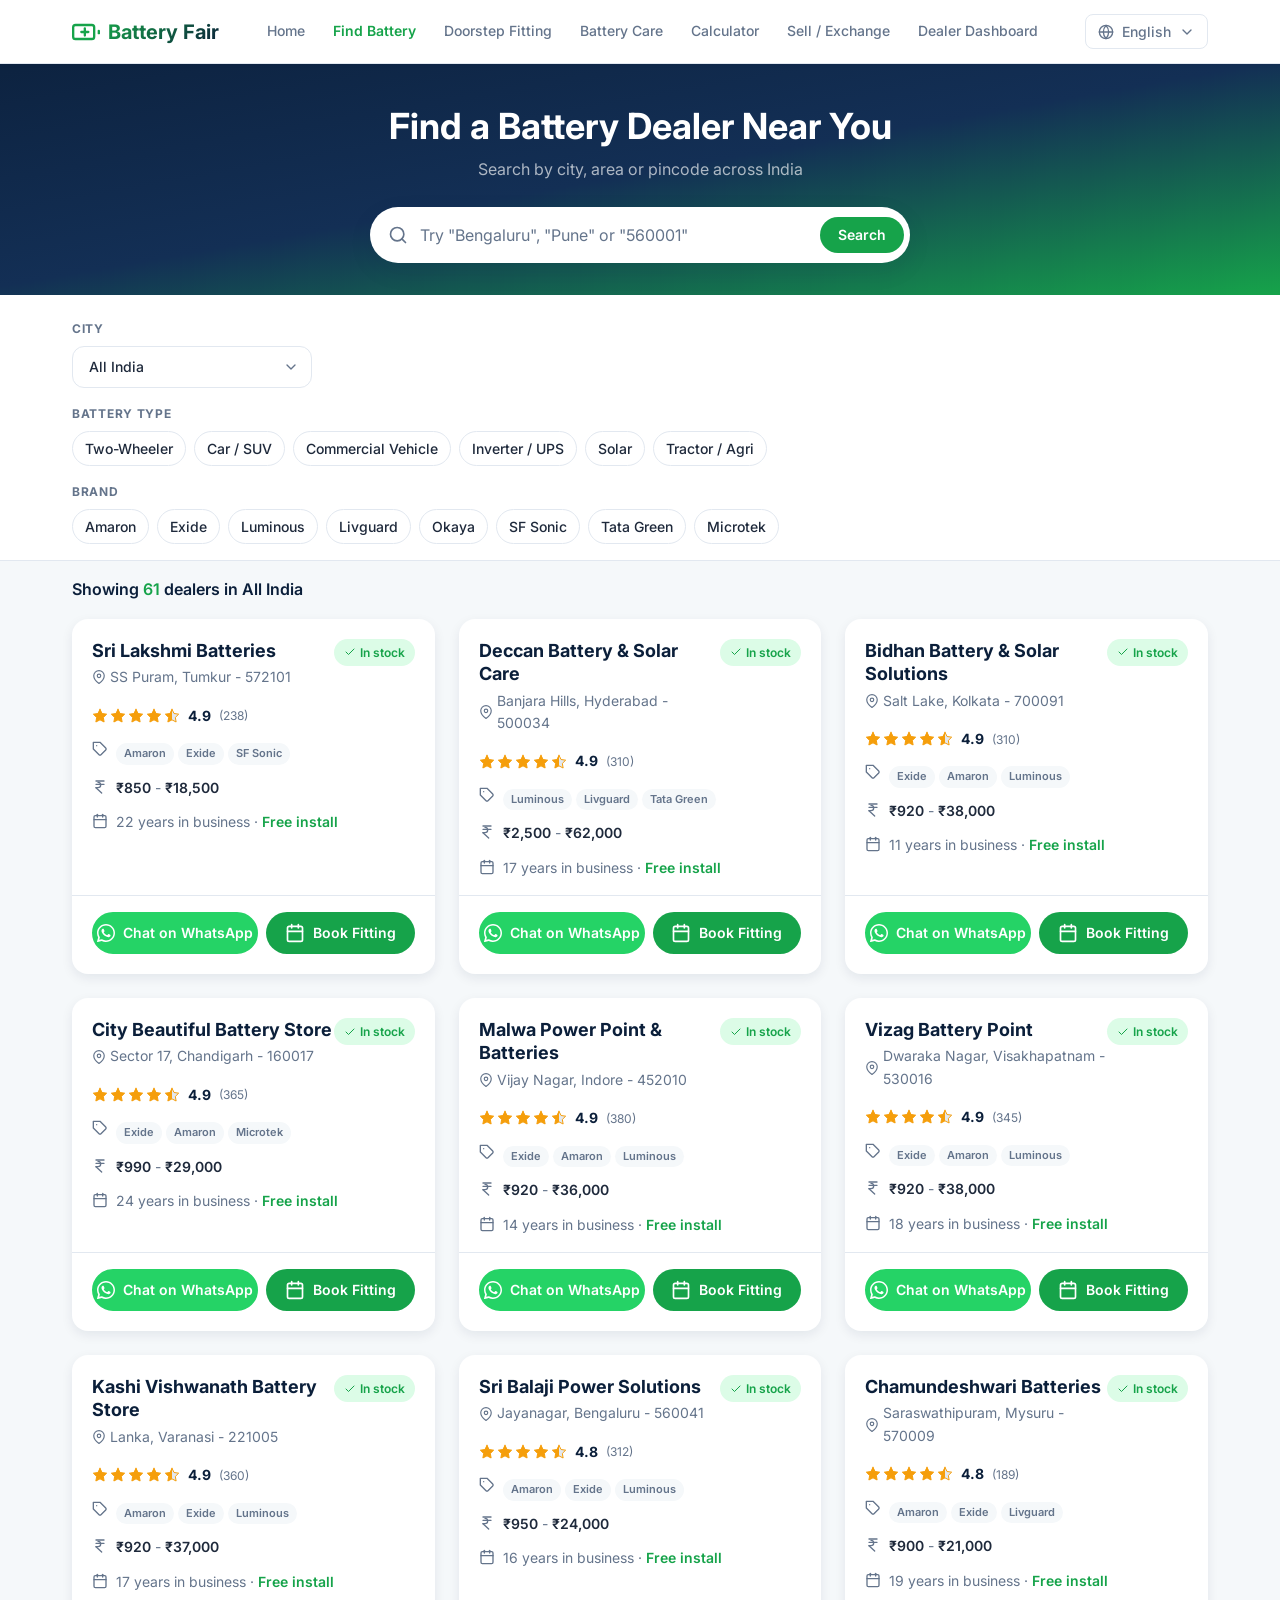
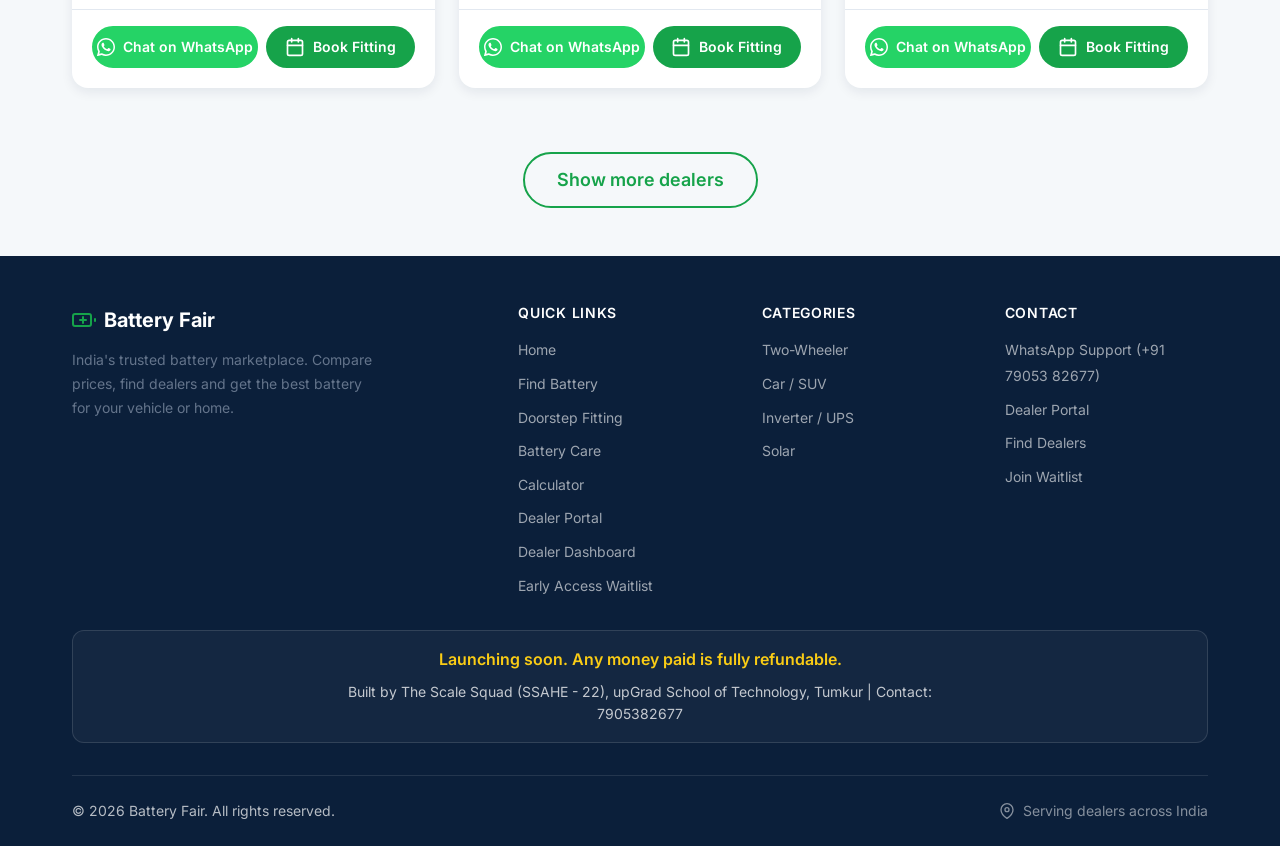
<file: finder.html>
<!DOCTYPE html>
<html lang="en">
<head>
  <meta charset="UTF-8">
  <meta name="viewport" content="width=device-width, initial-scale=1.0">
  <title>Find Battery - Battery Fair</title>
  <meta name="description" content="Search and compare batteries by vehicle, brand, and price across India.">
  <link rel="preconnect" href="https://fonts.googleapis.com">
  <link rel="preconnect" href="https://fonts.gstatic.com" crossorigin>
  <link href="https://fonts.googleapis.com/css2?family=Inter:wght@400;500;600;700;800&display=swap" rel="stylesheet">
  <link rel="stylesheet" href="css/style.css">
</head>
<body>

  <!-- Hidden SVG defs for half-star gradient -->
  <svg width="0" height="0" style="position:absolute" aria-hidden="true">
    <defs>
      <linearGradient id="half-star-grad">
        <stop offset="50%" stop-color="#F59E0B"/>
        <stop offset="50%" stop-color="#E2E8F0"/>
      </linearGradient>
    </defs>
  </svg>

  <!-- ==================== NAVBAR ==================== -->
  <nav class="navbar" role="navigation" aria-label="Main navigation">
    <div class="container navbar__inner">
      <a href="index.html" class="navbar__logo" aria-label="Battery Fair home">
        <svg xmlns="http://www.w3.org/2000/svg" viewBox="0 0 24 24" fill="none"
             stroke="currentColor" stroke-width="2" stroke-linecap="round" stroke-linejoin="round">
          <rect x="1" y="6" width="18" height="12" rx="2" ry="2"/>
          <line x1="23" y1="13" x2="23" y2="11"/>
          <line x1="11" y1="9" x2="11" y2="15"/>
          <line x1="8" y1="12" x2="14" y2="12"/>
        </svg>
        <span>Battery Fair</span>
      </a>
      <div class="navbar__links">
        <a href="index.html"      class="navbar__link" data-page="index.html" data-i18n="nav.home">Home</a>
        <a href="finder.html"     class="navbar__link" data-page="finder.html" data-i18n="nav.find">Find Battery</a>
        <a href="fitting.html"    class="navbar__link" data-page="fitting.html" data-i18n="nav.fitting">Doorstep Fitting</a>
        <a href="care.html"       class="navbar__link" data-page="care.html" data-i18n="nav.care">Battery Care</a>
        <a href="calculator.html" class="navbar__link" data-page="calculator.html" data-i18n="nav.calculator">Calculator</a>
        <a href="sale.html"       class="navbar__link" data-page="sale.html" data-i18n="nav.sale">Sell / Exchange</a>
        <a href="dealer.html"     class="navbar__link" data-page="dealer.html" data-i18n="nav.dashboard">Dealer Dashboard</a>
      </div>
      <div class="lang-dropdown">
        <button class="lang-dropdown__toggle" id="lang-toggle" aria-haspopup="true" aria-expanded="false">
          <svg xmlns="http://www.w3.org/2000/svg" viewBox="0 0 24 24" fill="none"
               stroke="currentColor" stroke-width="2" stroke-linecap="round" stroke-linejoin="round">
            <circle cx="12" cy="12" r="10"/>
            <line x1="2" y1="12" x2="22" y2="12"/>
            <path d="M12 2a15.3 15.3 0 0 1 4 10 15.3 15.3 0 0 1-4 10
                     15.3 15.3 0 0 1-4-10A15.3 15.3 0 0 1 12 2z"/>
          </svg>
          <span class="lang-dropdown__label">English</span>
          <svg xmlns="http://www.w3.org/2000/svg" viewBox="0 0 24 24" fill="none"
               stroke="currentColor" stroke-width="2" stroke-linecap="round" stroke-linejoin="round">
            <polyline points="6 9 12 15 18 9"/>
          </svg>
        </button>
        <div class="lang-dropdown__menu" id="lang-menu" role="menu">
          <button class="lang-dropdown__item lang-dropdown__item--active" data-lang="en" role="menuitem">English</button>
          <button class="lang-dropdown__item" data-lang="kn" role="menuitem">ಕನ್ನಡ</button>
          <button class="lang-dropdown__item" data-lang="hi" role="menuitem">हिन्दी</button>
        </div>
      </div>
      <button class="navbar__hamburger" id="hamburger"
              aria-label="Toggle menu" aria-expanded="false" aria-controls="mobile-menu">
        <span></span><span></span><span></span>
      </button>
    </div>
  </nav>

  <!-- ==================== MOBILE MENU ==================== -->
  <div class="mobile-menu" id="mobile-menu" role="navigation" aria-label="Mobile navigation">
    <span class="mobile-menu__label" data-i18n="nav.navigate">Navigate</span>
    <a href="index.html"      class="mobile-menu__link" data-page="index.html" data-i18n="nav.home">
      <svg xmlns="http://www.w3.org/2000/svg" viewBox="0 0 24 24" fill="none" stroke="currentColor" stroke-width="2" stroke-linecap="round" stroke-linejoin="round"><path d="M3 9l9-7 9 7v11a2 2 0 0 1-2 2H5a2 2 0 0 1-2-2z"/><polyline points="9 22 9 12 15 12 15 22"/></svg>
      Home
    </a>
    <a href="finder.html"     class="mobile-menu__link" data-page="finder.html" data-i18n="nav.find">
      <svg xmlns="http://www.w3.org/2000/svg" viewBox="0 0 24 24" fill="none" stroke="currentColor" stroke-width="2" stroke-linecap="round" stroke-linejoin="round"><circle cx="11" cy="11" r="8"/><line x1="21" y1="21" x2="16.65" y2="16.65"/></svg>
      Find Battery
    </a>
    <a href="fitting.html"    class="mobile-menu__link" data-page="fitting.html" data-i18n="nav.fitting">
      <svg xmlns="http://www.w3.org/2000/svg" viewBox="0 0 24 24" fill="none" stroke="currentColor" stroke-width="2" stroke-linecap="round" stroke-linejoin="round"><rect x="1" y="3" width="15" height="13" rx="2" ry="2"/><path d="M16 8h4l3 5v5h-3"/><circle cx="5.5" cy="18.5" r="2.5"/><circle cx="18.5" cy="18.5" r="2.5"/></svg>
      Doorstep Fitting
    </a>
    <a href="care.html"       class="mobile-menu__link" data-page="care.html" data-i18n="nav.care">
      <svg xmlns="http://www.w3.org/2000/svg" viewBox="0 0 24 24" fill="none" stroke="currentColor" stroke-width="2" stroke-linecap="round" stroke-linejoin="round"><path d="M12 2.69l5.66 5.66a8 8 0 1 1-11.31 0z"/></svg>
      Battery Care
    </a>
    <a href="calculator.html" class="mobile-menu__link" data-page="calculator.html" data-i18n="nav.calculator">
      <svg xmlns="http://www.w3.org/2000/svg" viewBox="0 0 24 24" fill="none" stroke="currentColor" stroke-width="2" stroke-linecap="round" stroke-linejoin="round"><rect x="4" y="2" width="16" height="20" rx="2"/><line x1="8" y1="6" x2="16" y2="6"/><line x1="16" y1="14" x2="16" y2="18"/><line x1="8" y1="10" x2="8" y2="10.01"/><line x1="12" y1="10" x2="12" y2="10.01"/><line x1="16" y1="10" x2="16" y2="10.01"/><line x1="8" y1="14" x2="8" y2="14.01"/><line x1="12" y1="14" x2="12" y2="14.01"/><line x1="8" y1="18" x2="8" y2="18.01"/><line x1="12" y1="18" x2="12" y2="18.01"/></svg>
      Calculator
    </a>
    <a href="sale.html"       class="mobile-menu__link" data-page="sale.html" data-i18n="nav.sale">
      <svg xmlns="http://www.w3.org/2000/svg" viewBox="0 0 24 24" fill="none" stroke="currentColor" stroke-width="2" stroke-linecap="round" stroke-linejoin="round"><path d="M20.59 13.41l-7.17 7.17a2 2 0 0 1-2.83 0L2 12V2h10l8.59 8.59a2 2 0 0 1 0 2.82z"/><line x1="7" y1="7" x2="7.01" y2="7"/></svg>
      Sell / Exchange
    </a>
    <a href="dealer.html"     class="mobile-menu__link" data-page="dealer.html" data-i18n="nav.dashboard">
      <svg xmlns="http://www.w3.org/2000/svg" viewBox="0 0 24 24" fill="none" stroke="currentColor" stroke-width="2" stroke-linecap="round" stroke-linejoin="round"><rect x="3" y="3" width="7" height="9" rx="1"/><rect x="14" y="3" width="7" height="5" rx="1"/><rect x="14" y="12" width="7" height="9" rx="1"/><rect x="3" y="16" width="7" height="5" rx="1"/></svg>
      Dealer Dashboard
    </a>
    <div class="mobile-menu__divider"></div>
    <span class="mobile-menu__label" data-i18n="nav.language">Language</span>
    <a href="#" class="mobile-menu__link mobile-menu__link--active" data-lang="en" onclick="return false;">English</a>
    <a href="#" class="mobile-menu__link" data-lang="kn" onclick="return false;">ಕನ್ನಡ</a>
    <a href="#" class="mobile-menu__link" data-lang="hi" onclick="return false;">हिन्दी</a>
  </div>


  <!-- ============================================================
       FINDER HERO: Search
       ============================================================ -->
  <section class="finder-hero">
    <div class="container">
      <h1 data-i18n="finder.hero_title">Find a Battery Dealer Near You</h1>
      <p data-i18n="finder.hero_subtitle">Search by city, area or pincode across India</p>

      <div class="search-bar">
        <div class="search-bar__icon">
          <svg xmlns="http://www.w3.org/2000/svg" viewBox="0 0 24 24" fill="none"
               stroke="currentColor" stroke-width="2" stroke-linecap="round" stroke-linejoin="round">
            <circle cx="11" cy="11" r="8"/>
            <line x1="21" y1="21" x2="16.65" y2="16.65"/>
          </svg>
        </div>
        <input class="search-bar__input" id="search-input" type="text"
               placeholder='Try "Bengaluru", "Pune" or "560001"' data-i18n-placeholder="finder.search_placeholder" autocomplete="off">
        <button class="btn btn-primary search-bar__btn btn-sm" id="search-btn" data-i18n="finder.btn_search">Search</button>
      </div>
    </div>
  </section>


  <!-- ============================================================
       FILTER BAR
       ============================================================ -->
  <div class="filter-bar">
    <div class="container">

      <!-- City dropdown -->
      <div class="filter-bar__group">
        <label for="city-select" class="filter-bar__label">City</label>
        <select class="form-select" id="city-select" style="max-width: 240px; height: 42px; padding: var(--space-2) var(--space-4); font-size: var(--font-size-sm); font-weight: 500; cursor: pointer;">
          <option value="All India" selected>All India</option>
          <optgroup label="Andhra Pradesh">
            <option value="Visakhapatnam">Visakhapatnam</option>
          </optgroup>
          <optgroup label="Bihar">
            <option value="Patna">Patna</option>
          </optgroup>
          <optgroup label="Chandigarh">
            <option value="Chandigarh">Chandigarh</option>
          </optgroup>
          <optgroup label="Delhi">
            <option value="Delhi">Delhi</option>
          </optgroup>
          <optgroup label="Gujarat">
            <option value="Ahmedabad">Ahmedabad</option>
          </optgroup>
          <optgroup label="Karnataka">
            <option value="Bengaluru">Bengaluru</option>
            <option value="Hubballi">Hubballi</option>
            <option value="Mysuru">Mysuru</option>
            <option value="Tumkur">Tumkur</option>
          </optgroup>
          <optgroup label="Kerala">
            <option value="Kochi">Kochi</option>
          </optgroup>
          <optgroup label="Madhya Pradesh">
            <option value="Bhopal">Bhopal</option>
            <option value="Indore">Indore</option>
          </optgroup>
          <optgroup label="Maharashtra">
            <option value="Mumbai">Mumbai</option>
            <option value="Nagpur">Nagpur</option>
            <option value="Pune">Pune</option>
          </optgroup>
          <optgroup label="Rajasthan">
            <option value="Jaipur">Jaipur</option>
          </optgroup>
          <optgroup label="Tamil Nadu">
            <option value="Chennai">Chennai</option>
            <option value="Coimbatore">Coimbatore</option>
          </optgroup>
          <optgroup label="Telangana">
            <option value="Hyderabad">Hyderabad</option>
          </optgroup>
          <optgroup label="Uttar Pradesh">
            <option value="Kanpur">Kanpur</option>
            <option value="Lucknow">Lucknow</option>
            <option value="Varanasi">Varanasi</option>
          </optgroup>
          <optgroup label="West Bengal">
            <option value="Kolkata">Kolkata</option>
          </optgroup>
        </select>
      </div>

      <!-- Battery Type chips -->
      <div class="filter-bar__group">
        <span class="filter-bar__label" data-i18n="finder.label_type">Battery Type</span>
        <div class="filter-chips" id="type-chips">
          <!-- Rendered by JS -->
        </div>
      </div>

      <!-- Brand chips -->
      <div class="filter-bar__group">
        <span class="filter-bar__label" data-i18n="finder.label_brand">Brand</span>
        <div class="filter-chips" id="brand-chips">
          <!-- Rendered by JS -->
        </div>
      </div>

    </div>
  </div>


  <!-- ============================================================
       RESULTS
       ============================================================ -->
  <main>
    <div class="container">

      <!-- Results count bar -->
      <div class="results-bar">
        <div class="results-bar__count" id="results-count">
          Showing <span>16</span> dealers in All India
        </div>
        <button class="results-bar__clear" id="clear-filters" style="display:none;" data-i18n="finder.btn_clear">
          <svg xmlns="http://www.w3.org/2000/svg" viewBox="0 0 24 24" fill="none"
               stroke="currentColor" stroke-width="2" stroke-linecap="round" stroke-linejoin="round">
            <line x1="18" y1="6" x2="6" y2="18"/>
            <line x1="6" y1="6" x2="18" y2="18"/>
          </svg>
          Clear all filters
        </button>
      </div>

      <!-- Scrap Valuation Banner (populated when arriving from calculator) -->
      <div id="scrap-banner-slot"></div>

      <!-- Dealer card grid -->
      <div class="dealer-grid" id="dealer-grid">
        <!-- Rendered by JS -->
      </div>

      <!-- Show more dealers button -->
      <div class="load-more-wrap" id="load-more-wrap" style="text-align: center; margin-top: var(--space-8); margin-bottom: var(--space-12); display: none;">
        <button class="btn btn-secondary btn-lg load-more-btn" id="load-more-btn" style="min-width: 220px; font-weight: 600;">
          Show more dealers
        </button>
      </div>

    </div>
  </main>





  <!-- ==================== FOOTER ==================== -->
  <footer class="footer">
    <div class="container">
      <div class="footer__grid">
        <div>
          <div class="footer__brand-name">
            <svg xmlns="http://www.w3.org/2000/svg" viewBox="0 0 24 24" fill="none" stroke="currentColor" stroke-width="2" stroke-linecap="round" stroke-linejoin="round"><rect x="1" y="6" width="18" height="12" rx="2" ry="2"/><line x1="23" y1="13" x2="23" y2="11"/><line x1="11" y1="9" x2="11" y2="15"/><line x1="8" y1="12" x2="14" y2="12"/></svg>
            Battery Fair
          </div>
          <p class="footer__brand-desc">India's trusted battery marketplace. Compare prices, find dealers and get the best battery for your vehicle or home.</p>
        </div>
        <div>
          <h4 class="footer__heading">Quick Links</h4>
          <ul class="footer__list">
            <li><a href="index.html">Home</a></li>
            <li><a href="finder.html">Find Battery</a></li>
            <li><a href="fitting.html">Doorstep Fitting</a></li>
            <li><a href="care.html">Battery Care</a></li>
            <li><a href="calculator.html">Calculator</a></li>
            <li><a href="sale.html">Dealer Portal</a></li>
            <li><a href="dealer.html">Dealer Dashboard</a></li>
            <li><a href="index.html#waitlist">Early Access Waitlist</a></li>
          </ul>
        </div>
        <div>
          <h4 class="footer__heading">Categories</h4>
          <ul class="footer__list">
            <li><a href="#">Two-Wheeler</a></li>
            <li><a href="#">Car / SUV</a></li>
            <li><a href="#">Inverter / UPS</a></li>
            <li><a href="#">Solar</a></li>
          </ul>
        </div>
        <div>
          <h4 class="footer__heading">Contact</h4>
          <ul class="footer__list">
            <li><a href="#" class="footer-wa-contact" target="_blank" rel="noopener">WhatsApp Support (+91 79053 82677)</a></li>
            <li><a href="sale.html">Dealer Portal</a></li>
            <li><a href="finder.html">Find Dealers</a></li>
            <li><a href="index.html#waitlist">Join Waitlist</a></li>
          </ul>
        </div>
      </div>
      <!-- Workshop 3 Validation Notice and Team Attribution -->
      <div class="footer__validation">
        <p class="footer__refund-notice">Launching soon. Any money paid is fully refundable.</p>
        <p class="footer__attribution">Built by The Scale Squad (SSAHE - 22), upGrad School of Technology, Tumkur | Contact: 7905382677</p>
      </div>
      <div class="footer__bottom">
        <span class="footer__copy">&copy; 2026 Battery Fair. All rights reserved.</span>
        <span class="footer__location">
          <svg xmlns="http://www.w3.org/2000/svg" viewBox="0 0 24 24" fill="none" stroke="currentColor" stroke-width="2" stroke-linecap="round" stroke-linejoin="round"><path d="M21 10c0 7-9 13-9 13s-9-6-9-13a9 9 0 0 1 18 0z"/><circle cx="12" cy="10" r="3"/></svg>
          Serving dealers across India
        </span>
      </div>
    </div>
  </footer>

  <script src="js/data.js"></script>
  <script src="js/app.js"></script>

  <!-- ============================================================
       Finder Page Logic
       ============================================================ -->
  <script>
  'use strict';
  (() => {
    // Update translations dictionary if BatteryI18n is loaded so setLanguage doesn't revert them
    if (window.BatteryI18n && BatteryI18n.TRANSLATIONS && BatteryI18n.TRANSLATIONS.en) {
      BatteryI18n.TRANSLATIONS.en['finder.hero_subtitle'] = 'Search by city, area or pincode across India';
      BatteryI18n.TRANSLATIONS.en['finder.search_placeholder'] = 'Try "Bengaluru", "Pune" or "560001"';
    }

    const { CATEGORIES, BRANDS, DEALERS } = BatteryData;

    /* ---------- State ---------- */
    let searchQuery    = '';
    let selectedCity   = 'All India';
    let activeTypes    = new Set();
    let activeBrands   = new Set();
    let visibleCount   = 9;

    /* ---------- DOM refs ---------- */
    const searchInput   = document.getElementById('search-input');
    const searchBtn     = document.getElementById('search-btn');
    const citySelect    = document.getElementById('city-select');
    const typeChipsEl   = document.getElementById('type-chips');
    const brandChipsEl  = document.getElementById('brand-chips');
    const gridEl        = document.getElementById('dealer-grid');
    const countEl       = document.getElementById('results-count');
    const clearBtn      = document.getElementById('clear-filters');
    const loadMoreWrap  = document.getElementById('load-more-wrap');
    const loadMoreBtn   = document.getElementById('load-more-btn');

    /* ---------- State Lookup for Cities ---------- */
    const CITY_STATE = {
      'Bengaluru': 'Karnataka',
      'Tumkur': 'Karnataka',
      'Mysuru': 'Karnataka',
      'Hubballi': 'Karnataka',
      'Chennai': 'Tamil Nadu',
      'Coimbatore': 'Tamil Nadu',
      'Hyderabad': 'Telangana',
      'Delhi': 'Delhi',
      'Mumbai': 'Maharashtra',
      'Pune': 'Maharashtra',
      'Nagpur': 'Maharashtra',
      'Lucknow': 'Uttar Pradesh',
      'Kanpur': 'Uttar Pradesh',
      'Varanasi': 'Uttar Pradesh',
      'Kolkata': 'West Bengal',
      'Ahmedabad': 'Gujarat',
      'Jaipur': 'Rajasthan',
      'Chandigarh': 'Chandigarh',
      'Kochi': 'Kerala',
      'Indore': 'Madhya Pradesh',
      'Bhopal': 'Madhya Pradesh',
      'Patna': 'Bihar',
      'Visakhapatnam': 'Andhra Pradesh'
    };

    /* ---------- Populate City Dropdown (Grouped by State) ---------- */
    function populateCityDropdown() {
      if (!citySelect) return;
      const stateMap = {};
      DEALERS.forEach(d => {
        if (!d.city) return;
        const state = d.state || CITY_STATE[d.city] || 'Other';
        if (!stateMap[state]) stateMap[state] = new Set();
        stateMap[state].add(d.city);
      });

      const sortedStates = Object.keys(stateMap).sort((a, b) => a.localeCompare(b));

      let html = `<option value="All India"${selectedCity === 'All India' ? ' selected' : ''}>All India</option>`;
      sortedStates.forEach(state => {
        const sortedCities = Array.from(stateMap[state]).sort((a, b) => a.localeCompare(b));
        html += `<optgroup label="${state}">`;
        sortedCities.forEach(c => {
          html += `<option value="${c}"${selectedCity === c ? ' selected' : ''}>${c}</option>`;
        });
        html += `</optgroup>`;
      });

      citySelect.innerHTML = html;
    }

    /* ---------- Render filter chips ---------- */
    function renderChips() {
      // Type chips
      typeChipsEl.innerHTML = CATEGORIES.map(c =>
        `<button class="chip${activeTypes.has(c.id) ? ' active' : ''}"
                 data-type="${c.id}">${c.label}</button>`
      ).join('');

      // Brand chips
      brandChipsEl.innerHTML = BRANDS.map(b =>
        `<button class="chip${activeBrands.has(b) ? ' active' : ''}"
                 data-brand="${b}">${b}</button>`
      ).join('');
    }

    /* ---------- Filter dealers ---------- */
    function getFilteredDealers() {
      const q = searchQuery.trim().toLowerCase();
      const filtered = DEALERS.filter(d => {
        // City filter
        if (selectedCity && selectedCity !== 'All India') {
          if (!d.city || d.city.toLowerCase() !== selectedCity.toLowerCase()) return false;
        }
        // Search match
        if (q) {
          const haystack = `${d.name} ${d.area} ${d.city} ${d.pincode}`.toLowerCase();
          if (!haystack.includes(q)) return false;
        }
        // Type match
        if (activeTypes.size > 0) {
          if (!d.categories || !d.categories.some(c => activeTypes.has(c))) return false;
        }
        // Brand match
        if (activeBrands.size > 0) {
          if (!d.brands || !d.brands.some(b => activeBrands.has(b))) return false;
        }
        return true;
      });

      // (3) Sort results by rating, highest first
      filtered.sort((a, b) => (b.rating || 0) - (a.rating || 0));
      return filtered;
    }

    /* ---------- Star SVG helper ---------- */
    function starSVG(cls) {
      return `<svg class="${cls}" xmlns="http://www.w3.org/2000/svg" viewBox="0 0 24 24"
                   stroke="currentColor" stroke-width="1.5" stroke-linecap="round" stroke-linejoin="round">
                <polygon points="12 2 15.09 8.26 22 9.27 17 14.14 18.18 21.02 12 17.77 5.82 21.02 7 14.14 2 9.27 8.91 8.26 12 2"/>
              </svg>`;
    }

    function renderStars(rating) {
      let html = '';
      for (let i = 1; i <= 5; i++) {
        if (rating >= i)            html += starSVG('star-filled');
        else if (rating >= i - 0.5) html += starSVG('star-half');
        else                        html += starSVG('star-empty');
      }
      return html;
    }

    /* ---------- Format currency ---------- */
    function fmt(n) {
      return n.toLocaleString('en-IN');
    }

    /* ---------- Render dealer cards ---------- */
    function renderGrid() {
      const dealers = getFilteredDealers();
      const hasFilters = searchQuery || activeTypes.size || activeBrands.size || (selectedCity && selectedCity !== 'All India');
      const cityLabel = (selectedCity && selectedCity !== 'All India') ? selectedCity : 'All India';
      const lang = window.BatteryI18n ? BatteryI18n.getLanguage() : 'en';
      const bookFittingText = (window.BatteryI18n && BatteryI18n.TRANSLATIONS[lang] && BatteryI18n.TRANSLATIONS[lang]['finder.btn_book_fitting']) || 'Book Fitting';

      // (4) Keep the "Showing X dealers" count based on the total matches, not just the visible ones
      countEl.innerHTML = `Showing <span>${dealers.length}</span> dealer${dealers.length === 1 ? '' : 's'} in ${cityLabel}`;
      clearBtn.style.display = hasFilters ? 'inline-flex' : 'none';

      if (dealers.length === 0) {
        if (loadMoreWrap) loadMoreWrap.style.display = 'none';
        gridEl.innerHTML = `
          <div class="empty-state">
            <div class="empty-state__icon">
              <svg xmlns="http://www.w3.org/2000/svg" viewBox="0 0 24 24" fill="none"
                   stroke="currentColor" stroke-width="1.5" stroke-linecap="round" stroke-linejoin="round">
                <circle cx="11" cy="11" r="8"/>
                <line x1="21" y1="21" x2="16.65" y2="16.65"/>
                <line x1="8" y1="8" x2="14" y2="14"/>
                <line x1="14" y1="8" x2="8" y2="14"/>
              </svg>
            </div>
            <h3>No dealers found</h3>
            <p>Try a different search term or adjust your filters to see more results.</p>
            <button class="btn btn-secondary" onclick="clearAllFilters()">Clear All Filters</button>
          </div>`;
        return;
      }

      // (1) Show the dealers visibleCount at a time (next 9 on show more)
      const visibleDealers = dealers.slice(0, visibleCount);

      // Safe read of dealer stock from localStorage
      let allStock = [];
      try {
        const rawStock = localStorage.getItem('dealerStock');
        if (rawStock) {
          const parsed = JSON.parse(rawStock);
          if (Array.isArray(parsed)) allStock = parsed;
        }
      } catch (e) {}

      const valQueryStr = valuationData
        ? `&estimate=${Math.round((valuationData.min + valuationData.max)/2)}&min=${valuationData.min}&max=${valuationData.max}&type=${encodeURIComponent(valuationData.type)}&ah=${encodeURIComponent(valuationData.ah)}`
        : '';

      gridEl.innerHTML = visibleDealers.map(d => {
        // Match stock for this dealer by ID or normalized phone
        const dealerItems = allStock.filter(item => {
          if (!item) return false;
          if (item.dealerId && item.dealerId === d.id) return true;
          if (item.dealerPhone) {
            const p1 = String(item.dealerPhone).replace(/\D/g, '');
            const p2 = String(d.phone || '').replace(/\D/g, '');
            if (p1 && p2 && (p1 === p2 || p1.endsWith(p2) || p2.endsWith(p1))) return true;
          }
          return false;
        });

        let priceMin = d.priceRange.min;
        let priceMax = d.priceRange.max;
        let stockBadgeHtml = `
          <span class="badge--stock">
            <svg xmlns="http://www.w3.org/2000/svg" viewBox="0 0 24 24" fill="none"
                 stroke="currentColor" stroke-width="2" stroke-linecap="round" stroke-linejoin="round">
              <polyline points="20 6 9 17 4 12"/>
            </svg>
            In stock
          </span>
        `;
        let dealerBrands = d.brands;

        if (dealerItems.length > 0) {
          const prices = dealerItems.map(i => parseInt(i.price, 10)).filter(p => !isNaN(p) && p > 0);
          if (prices.length > 0) {
            priceMin = Math.min(...prices);
            priceMax = Math.max(...prices);
          }
          const totalQty = dealerItems.reduce((acc, i) => acc + (parseInt(i.quantity, 10) || 0), 0);
          const uniqueStockBrands = [...new Set(dealerItems.map(i => i.brand).filter(Boolean))];
          if (uniqueStockBrands.length > 0) {
            dealerBrands = uniqueStockBrands;
          }

          if (totalQty === 0) {
            stockBadgeHtml = `
              <span class="badge--stock" style="background: #FEE2E2; color: #DC2626; border: 1px solid #FECACA;">
                <svg xmlns="http://www.w3.org/2000/svg" viewBox="0 0 24 24" fill="none"
                     stroke="currentColor" stroke-width="2" stroke-linecap="round" stroke-linejoin="round">
                  <circle cx="12" cy="12" r="10"/><line x1="15" y1="9" x2="9" y2="15"/><line x1="9" y1="9" x2="15" y2="15"/>
                </svg>
                Out of stock
              </span>
            `;
          } else if (totalQty <= 2) {
            stockBadgeHtml = `
              <span class="badge--stock" style="background: #FEF3C7; color: #D97706; border: 1px solid #FDE68A;">
                <svg xmlns="http://www.w3.org/2000/svg" viewBox="0 0 24 24" fill="none"
                     stroke="currentColor" stroke-width="2" stroke-linecap="round" stroke-linejoin="round">
                  <circle cx="12" cy="12" r="10"/><line x1="12" y1="8" x2="12" y2="12"/><line x1="12" y1="16" x2="12.01" y2="16"/>
                </svg>
                Low stock (${totalQty} left)
              </span>
            `;
          } else {
            stockBadgeHtml = `
              <span class="badge--stock">
                <svg xmlns="http://www.w3.org/2000/svg" viewBox="0 0 24 24" fill="none"
                     stroke="currentColor" stroke-width="2" stroke-linecap="round" stroke-linejoin="round">
                  <polyline points="20 6 9 17 4 12"/>
                </svg>
                In stock (${totalQty} units)
              </span>
            `;
          }
        }

        return `
        <div class="dealer-card">
          <div class="dealer-card__header">
            <div>
              <div class="dealer-card__name">${d.name}</div>
              <div class="dealer-card__area">
                <svg xmlns="http://www.w3.org/2000/svg" viewBox="0 0 24 24" fill="none"
                     stroke="currentColor" stroke-width="2" stroke-linecap="round" stroke-linejoin="round">
                  <path d="M21 10c0 7-9 13-9 13s-9-6-9-13a9 9 0 0 1 18 0z"/>
                  <circle cx="12" cy="10" r="3"/>
                </svg>
                ${d.area}, ${d.city} - ${d.pincode}
              </div>
            </div>
            ${stockBadgeHtml}
          </div>

          <div class="dealer-card__body">
            <!-- Rating -->
            <div class="rating">
              <div class="rating__stars">${renderStars(d.rating)}</div>
              <span class="rating__value">${d.rating}</span>
              <span class="rating__reviews">(${d.reviewCount})</span>
            </div>

            <div class="dealer-card__info">
              <!-- Brands -->
              <div class="dealer-card__info-row">
                <svg xmlns="http://www.w3.org/2000/svg" viewBox="0 0 24 24" fill="none"
                     stroke="currentColor" stroke-width="2" stroke-linecap="round" stroke-linejoin="round">
                  <path d="M20.59 13.41l-7.17 7.17a2 2 0 0 1-2.83 0L2 12V2h10l8.59 8.59a2 2 0 0 1 0 2.82z"/>
                  <line x1="7" y1="7" x2="7.01" y2="7"/>
                </svg>
                <div class="dealer-card__brands">
                  ${dealerBrands.map(b => `<span class="brand-pill">${b}</span>`).join('')}
                </div>
              </div>

              <!-- Price range -->
              <div class="dealer-card__info-row">
                <svg xmlns="http://www.w3.org/2000/svg" viewBox="0 0 24 24" fill="none"
                     stroke="currentColor" stroke-width="2" stroke-linecap="round" stroke-linejoin="round">
                  <path d="M6 3h12"/>
                  <path d="M6 8h12"/>
                  <path d="M6 13l8.5 8"/>
                  <path d="M6 13h3a4 4 0 0 0 0-8"/>
                </svg>
                <span><strong>₹${fmt(priceMin)}</strong> - <strong>₹${fmt(priceMax)}</strong></span>
              </div>

              <!-- Experience -->
              <div class="dealer-card__info-row">
                <svg xmlns="http://www.w3.org/2000/svg" viewBox="0 0 24 24" fill="none"
                     stroke="currentColor" stroke-width="2" stroke-linecap="round" stroke-linejoin="round">
                  <rect x="3" y="4" width="18" height="18" rx="2" ry="2"/>
                  <line x1="16" y1="2" x2="16" y2="6"/>
                  <line x1="8" y1="2" x2="8" y2="6"/>
                  <line x1="3" y1="10" x2="21" y2="10"/>
                </svg>
                <span>${d.yearsOpen} years in business${d.freeInstall ? ' · <strong style="color:var(--color-primary)">Free install</strong>' : ''}</span>
              </div>
            </div>
          </div>

          <!-- Actions -->
          <div class="dealer-card__actions">
            <a href="https://wa.me/${window.DEMO_WHATSAPP_NUMBER || '917905382677'}?text=${encodeURIComponent('Hi, I found ' + d.name + ' (' + d.area + ', ' + d.city + ') on Battery Fair. I need a battery: can you help?')}"
               target="_blank" rel="noopener" class="btn btn-whatsapp">
              <svg xmlns="http://www.w3.org/2000/svg" viewBox="0 0 24 24" fill="currentColor" stroke="none">
                <path d="M17.472 14.382c-.297-.149-1.758-.867-2.03-.967-.273-.099-.471-.148-.67.15-.197.297-.767.966-.94 1.164-.173.199-.347.223-.644.075-.297-.15-1.255-.463-2.39-1.475-.883-.788-1.48-1.761-1.653-2.059-.173-.297-.018-.458.13-.606.134-.133.298-.347.446-.52.149-.174.198-.298.298-.497.099-.198.05-.371-.025-.52-.075-.149-.669-1.612-.916-2.207-.242-.579-.487-.5-.669-.51-.173-.008-.371-.01-.57-.01-.198 0-.52.074-.792.372-.272.297-1.04 1.016-1.04 2.479 0 1.462 1.065 2.875 1.213 3.074.149.198 2.096 3.2 5.077 4.487.709.306 1.262.489 1.694.625.712.227 1.36.195 1.871.118.571-.085 1.758-.719 2.006-1.413.248-.694.248-1.289.173-1.413-.074-.124-.272-.198-.57-.347z"/>
                <path d="M12 0C5.373 0 0 5.373 0 12c0 2.127.555 4.126 1.528 5.86L.06 23.487a.5.5 0 0 0 .613.613l5.627-1.468A11.94 11.94 0 0 0 12 24c6.627 0 12-5.373 12-12S18.627 0 12 0zm0 22a9.94 9.94 0 0 1-5.332-1.543l-.382-.228-3.332.869.886-3.236-.25-.396A9.94 9.94 0 0 1 2 12C2 6.477 6.477 2 12 2s10 4.477 10 10-4.477 10-10 10z"/>
              </svg>
              Chat on WhatsApp
            </a>
            <a href="fitting.html?dealer=${encodeURIComponent(d.id)}${valQueryStr}" class="btn btn-primary" data-i18n="finder.btn_book_fitting">
              <svg xmlns="http://www.w3.org/2000/svg" viewBox="0 0 24 24" fill="none"
                   stroke="currentColor" stroke-width="2" stroke-linecap="round" stroke-linejoin="round">
                <rect x="3" y="4" width="18" height="18" rx="2" ry="2"/>
                <line x1="16" y1="2" x2="16" y2="6"/>
                <line x1="8" y1="2" x2="8" y2="6"/>
                <line x1="3" y1="10" x2="21" y2="10"/>
              </svg>
              ${bookFittingText}
            </a>
          </div>
        </div>
      `;
      }).join('');

      // Toggle "Show more dealers" button
      if (loadMoreWrap) {
        if (visibleCount < dealers.length) {
          loadMoreWrap.style.display = 'block';
        } else {
          loadMoreWrap.style.display = 'none';
        }
      }
    }


    /* ---------- Events: Show more dealers button ---------- */
    if (loadMoreBtn) {
      loadMoreBtn.addEventListener('click', () => {
        visibleCount += 9;
        renderGrid();
      });
    }

    /* ---------- Events: city dropdown ---------- */
    if (citySelect) {
      citySelect.addEventListener('change', () => {
        selectedCity = citySelect.value;
        visibleCount = 9;
        renderGrid();
      });
    }

    /* ---------- Events: search ---------- */
    searchInput.addEventListener('input', () => {
      searchQuery = searchInput.value;
      visibleCount = 9;
      renderGrid();
    });

    if (searchBtn) {
      searchBtn.addEventListener('click', () => {
        searchQuery = searchInput.value;
        visibleCount = 9;
        renderGrid();
      });
    }

    /* ---------- Events: type chips ---------- */
    typeChipsEl.addEventListener('click', e => {
      const chip = e.target.closest('.chip');
      if (!chip) return;
      const t = chip.dataset.type;
      activeTypes.has(t) ? activeTypes.delete(t) : activeTypes.add(t);
      visibleCount = 9;
      renderChips();
      renderGrid();
    });

    /* ---------- Events: brand chips ---------- */
    brandChipsEl.addEventListener('click', e => {
      const chip = e.target.closest('.chip');
      if (!chip) return;
      const b = chip.dataset.brand;
      activeBrands.has(b) ? activeBrands.delete(b) : activeBrands.add(b);
      visibleCount = 9;
      renderChips();
      renderGrid();
    });

    /* ---------- Clear all ---------- */
    window.clearAllFilters = function() {
      searchQuery = '';
      searchInput.value = '';
      selectedCity = 'All India';
      if (citySelect) citySelect.value = 'All India';
      activeTypes.clear();
      activeBrands.clear();
      visibleCount = 9;
      renderChips();
      renderGrid();
    };
    clearBtn.addEventListener('click', clearAllFilters);


    let currentDealer = null;

    /* ---------- URL Valuation Parameters (from Calculator) ---------- */
    let valuationData = null;
    const urlParams = new URLSearchParams(window.location.search);
    const qMin  = urlParams.get('min');
    const qMax  = urlParams.get('max');
    const qType = urlParams.get('type');
    const qAh   = urlParams.get('ah');
    const qCond = urlParams.get('cond');

    if (qMin && qMax) {
      valuationData = {
        min: parseInt(qMin, 10),
        max: parseInt(qMax, 10),
        type: qType || 'car',
        ah: qAh || '',
        cond: qCond || ''
      };

      const typeLabels = {
        'two-wheeler': 'Two-Wheeler',
        'car': 'Car / SUV',
        'inverter': 'Inverter / UPS'
      };
      const typeTitle = typeLabels[valuationData.type] || valuationData.type;

      if (['two-wheeler', 'car', 'inverter'].includes(valuationData.type)) {
        activeTypes.add(valuationData.type);
      }

      const bannerSlot = document.getElementById('scrap-banner-slot');
      if (bannerSlot) {
        bannerSlot.innerHTML = `
          <div class="scrap-valuation-banner reveal-on-scroll">
            <div class="scrap-valuation-banner__content">
              <span class="scrap-valuation-banner__badge">
                <svg xmlns="http://www.w3.org/2000/svg" width="14" height="14" viewBox="0 0 24 24" fill="none" stroke="currentColor" stroke-width="2.5"><polyline points="20 6 9 17 4 12"/></svg>
                Old Battery Exchange Valuation
              </span>
              <div class="scrap-valuation-banner__title">
                ₹${valuationData.min.toLocaleString('en-IN')} - ₹${valuationData.max.toLocaleString('en-IN')}
                <span class="scrap-valuation-banner__meta">(${typeTitle}${valuationData.ah ? ', ' + valuationData.ah + ' Ah' : ''})</span>
              </div>
              <p class="scrap-valuation-banner__desc">Showing verified dealers accepting old battery exchanges at benchmark scrap rates.</p>
            </div>
            <div class="scrap-valuation-banner__actions">
              <a href="calculator.html" class="scrap-valuation-banner__link">Recalculate</a>
            </div>
          </div>
        `;
      }
    }

    /* ---------- Navigation to Doorstep Fitting (modal removed) ---------- */
    window.openBooking = function(dealerId) {
      const valQueryStr = valuationData
        ? `&estimate=${Math.round((valuationData.min + valuationData.max)/2)}&min=${valuationData.min}&max=${valuationData.max}&type=${encodeURIComponent(valuationData.type)}&ah=${encodeURIComponent(valuationData.ah)}`
        : '';
      window.location.href = `fitting.html?dealer=${encodeURIComponent(dealerId)}${valQueryStr}`;
    };


    /* ---------- Init ---------- */
    populateCityDropdown();
    renderChips();
    renderGrid();

    window.addEventListener('batteryfair:languagechange', () => {
      renderGrid();
    });

  })();
  </script>

</body>
</html>
</file>
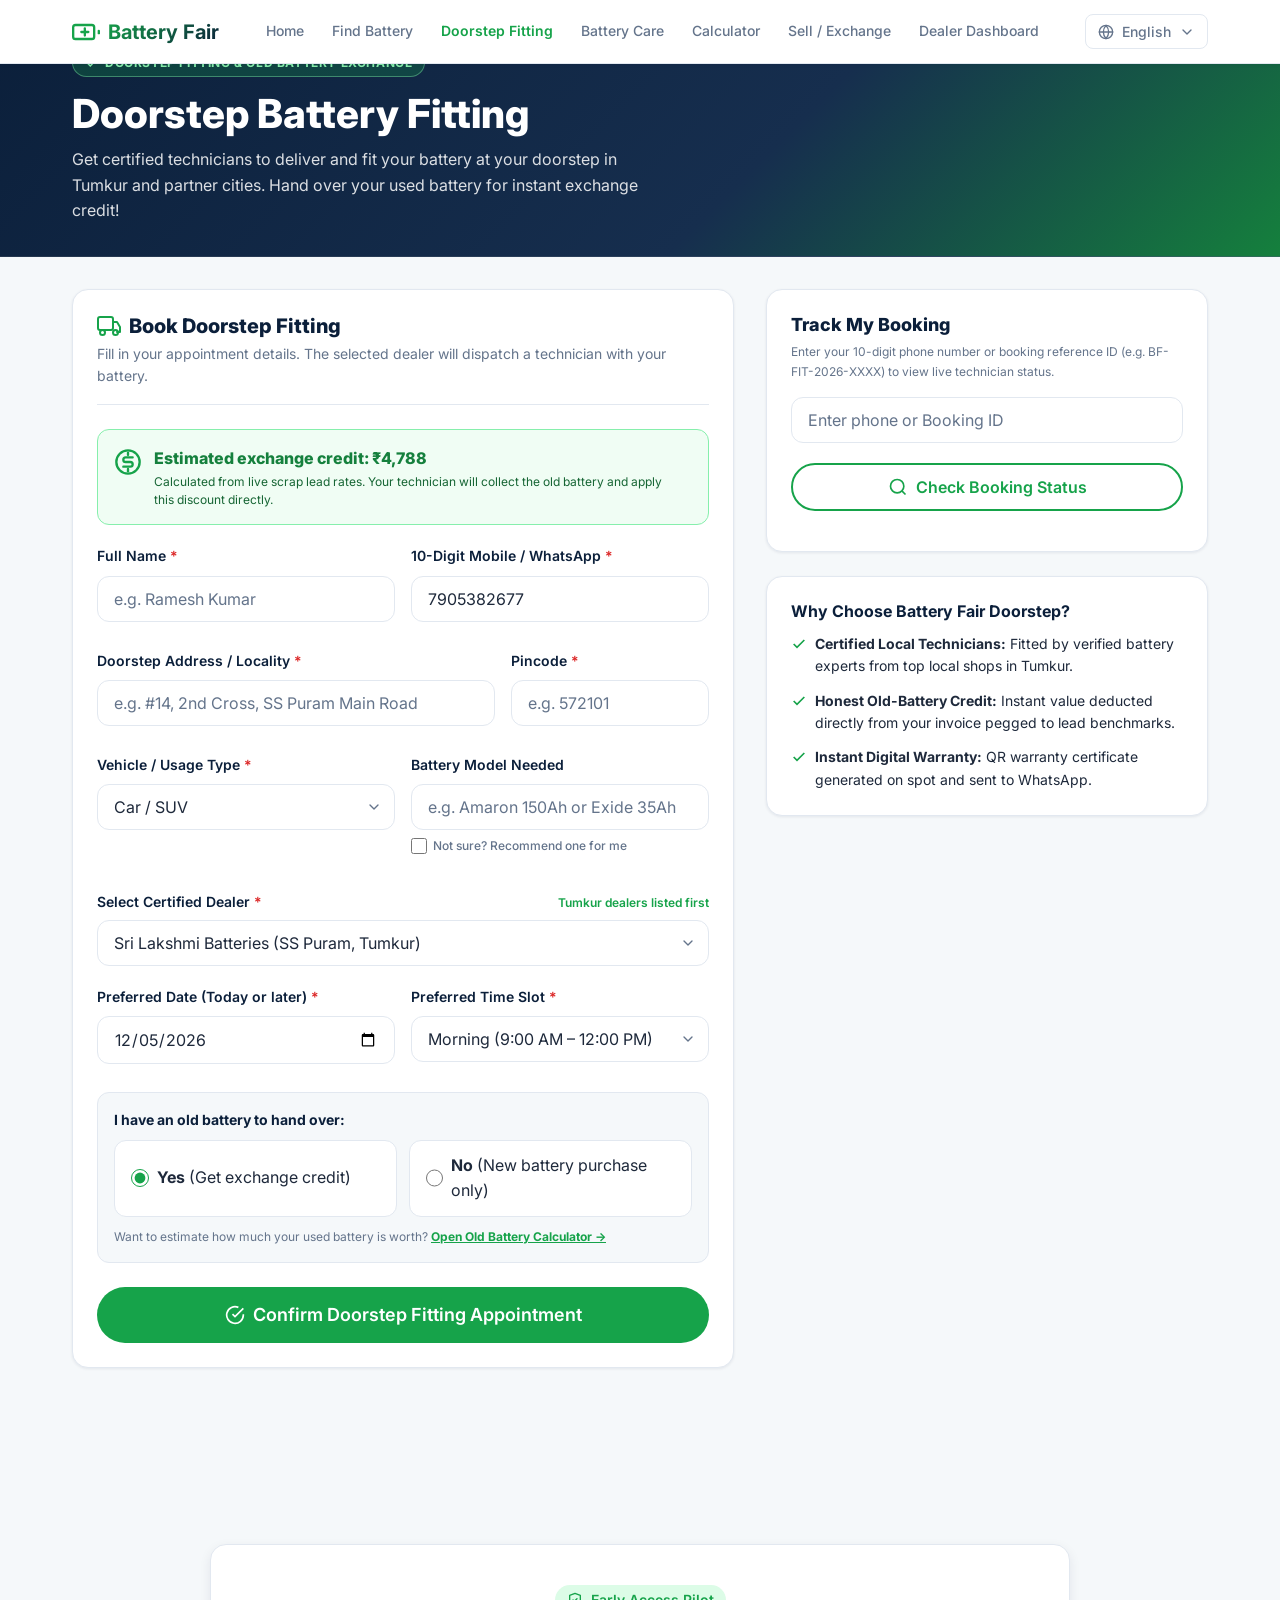
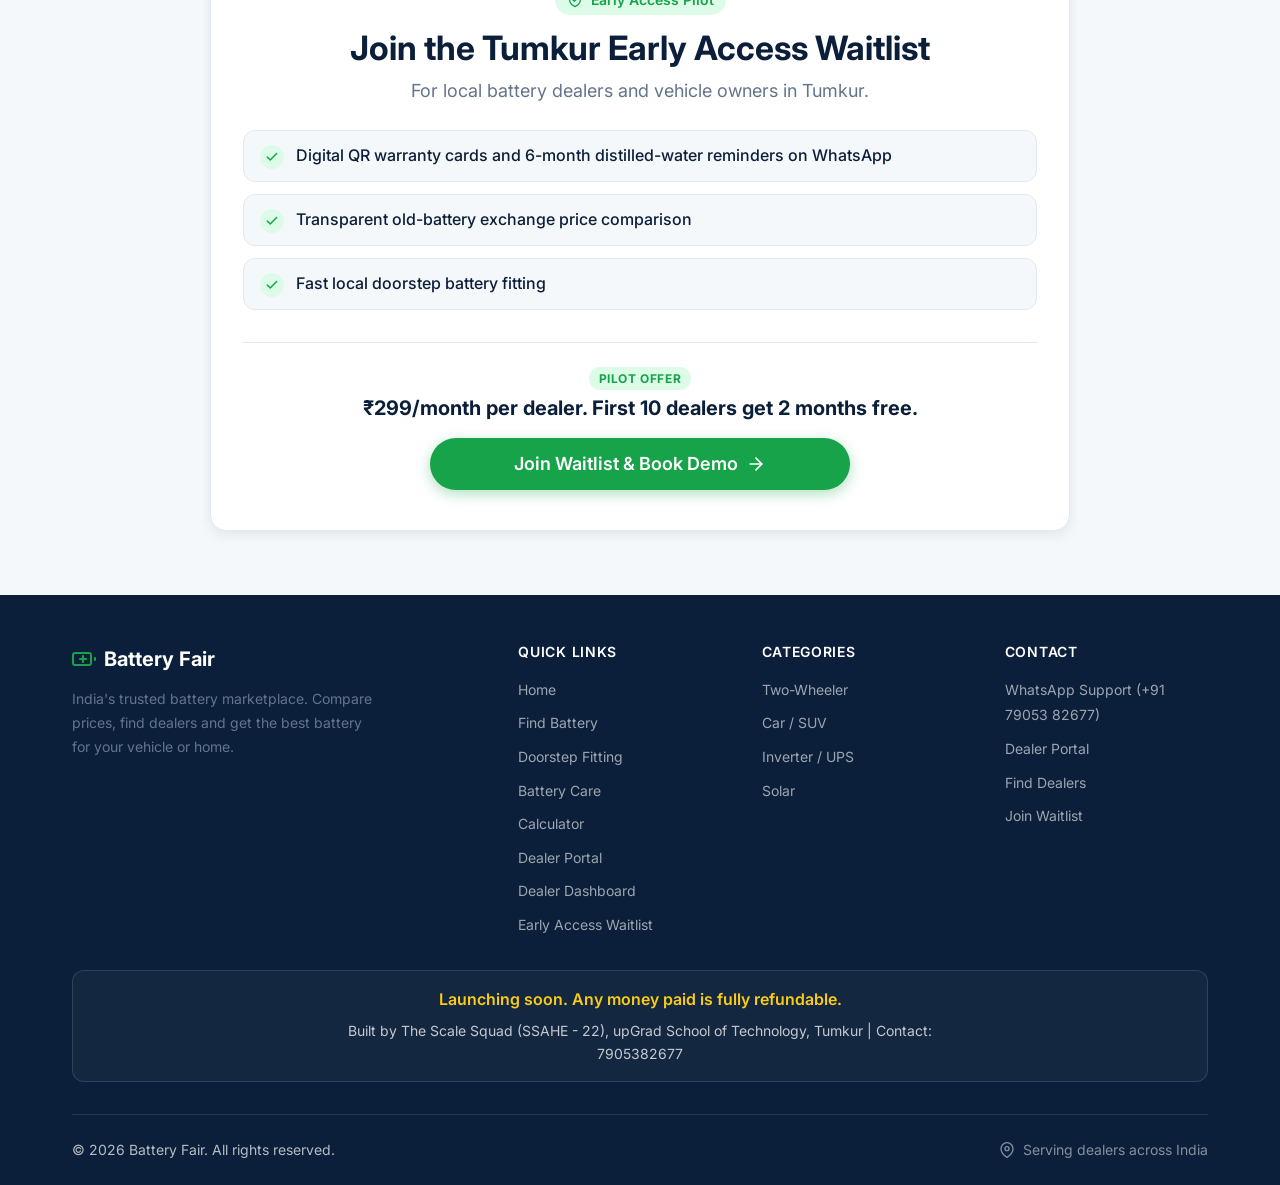
<file: fitting.html>
<!DOCTYPE html>
<html lang="en">
<head>
  <meta charset="UTF-8">
  <meta name="viewport" content="width=device-width, initial-scale=1.0">
  <title>Doorstep Battery Fitting &amp; Old Battery Exchange | Battery Fair</title>
  <meta name="description" content="Book expert doorstep battery delivery, professional fitting, and honest old battery exchange credit at home across Tumkur and India.">
  <link rel="preconnect" href="https://fonts.googleapis.com">
  <link rel="preconnect" href="https://fonts.gstatic.com" crossorigin>
  <link href="https://fonts.googleapis.com/css2?family=Inter:wght@400;500;600;700;800&display=swap" rel="stylesheet">
  <link rel="stylesheet" href="css/style.css">
  <style>
    .fit-radio-group {
      display: flex;
      gap: var(--space-3);
      margin-top: var(--space-2);
    }
    .fit-radio-card {
      flex: 1;
      border: 1.5px solid var(--color-border);
      border-radius: var(--radius-md);
      padding: var(--space-3) var(--space-4);
      display: flex;
      align-items: center;
      gap: var(--space-2);
      cursor: pointer;
      background: var(--color-white);
      transition: all var(--transition-fast);
      min-height: 48px;
    }
    .fit-radio-card:hover {
      border-color: var(--color-primary);
      background: #F0FDF4;
    }
    .fit-radio-card input[type="radio"] {
      accent-color: var(--color-primary);
      width: 18px;
      height: 18px;
    }
    .fit-radio-card.active {
      border-color: var(--color-primary);
      background: var(--color-primary-light);
    }
    .track-result-box {
      background: var(--color-white);
      border: 1.5px solid var(--color-border);
      border-radius: var(--radius-lg);
      padding: var(--space-5);
      margin-top: var(--space-4);
      box-shadow: var(--shadow-sm);
    }
    .status-history-list {
      margin-top: var(--space-4);
      padding-left: var(--space-2);
      border-left: 2px solid var(--color-border);
    }
    .status-history-item {
      position: relative;
      padding-left: var(--space-4);
      padding-bottom: var(--space-4);
    }
    .status-history-item::before {
      content: '';
      position: absolute;
      left: -5px;
      top: 4px;
      width: 8px;
      height: 8px;
      border-radius: 50%;
      background: var(--color-primary);
    }
    .status-history-item:last-child {
      padding-bottom: 0;
    }
  </style>
</head>
<body>

  <!-- ==================== NAVBAR ==================== -->
  <nav class="navbar" role="navigation" aria-label="Main navigation">
    <div class="container navbar__inner">
      <a href="index.html" class="navbar__logo" aria-label="Battery Fair home">
        <svg xmlns="http://www.w3.org/2000/svg" viewBox="0 0 24 24" fill="none"
             stroke="currentColor" stroke-width="2" stroke-linecap="round" stroke-linejoin="round">
          <rect x="1" y="6" width="18" height="12" rx="2" ry="2"/>
          <line x1="23" y1="13" x2="23" y2="11"/>
          <line x1="11" y1="9" x2="11" y2="15"/>
          <line x1="8" y1="12" x2="14" y2="12"/>
        </svg>
        <span>Battery Fair</span>
      </a>

      <!-- Desktop Nav Links -->
      <div class="navbar__links">
        <a href="index.html"      class="navbar__link" data-page="index.html" data-i18n="nav.home">Home</a>
        <a href="finder.html"     class="navbar__link" data-page="finder.html" data-i18n="nav.find">Find Battery</a>
        <a href="fitting.html"    class="navbar__link" data-page="fitting.html" data-i18n="nav.fitting">Doorstep Fitting</a>
        <a href="care.html"       class="navbar__link" data-page="care.html" data-i18n="nav.care">Battery Care</a>
        <a href="calculator.html" class="navbar__link" data-page="calculator.html" data-i18n="nav.calculator">Calculator</a>
        <a href="sale.html"       class="navbar__link" data-page="sale.html" data-i18n="nav.sale">Sell / Exchange</a>
        <a href="dealer.html"     class="navbar__link" data-page="dealer.html" data-i18n="nav.dashboard">Dealer Dashboard</a>
      </div>

      <!-- Language Dropdown (desktop) -->
      <div class="lang-dropdown">
        <button class="lang-dropdown__toggle" id="lang-toggle" aria-haspopup="true" aria-expanded="false">
          <svg xmlns="http://www.w3.org/2000/svg" viewBox="0 0 24 24" fill="none"
               stroke="currentColor" stroke-width="2" stroke-linecap="round" stroke-linejoin="round">
            <circle cx="12" cy="12" r="10"/>
            <line x1="2" y1="12" x2="22" y2="12"/>
            <path d="M12 2a15.3 15.3 0 0 1 4 10 15.3 15.3 0 0 1-4 10
                     15.3 15.3 0 0 1-4-10A15.3 15.3 0 0 1 12 2z"/>
          </svg>
          <span class="lang-dropdown__label">English</span>
          <svg xmlns="http://www.w3.org/2000/svg" viewBox="0 0 24 24" fill="none"
               stroke="currentColor" stroke-width="2" stroke-linecap="round" stroke-linejoin="round">
            <polyline points="6 9 12 15 18 9"/>
          </svg>
        </button>
        <div class="lang-dropdown__menu" id="lang-menu" role="menu">
          <button class="lang-dropdown__item lang-dropdown__item--active" data-lang="en" role="menuitem">English</button>
          <button class="lang-dropdown__item" data-lang="kn" role="menuitem">ಕನ್ನಡ</button>
          <button class="lang-dropdown__item" data-lang="hi" role="menuitem">हिन्दी</button>
        </div>
      </div>

      <!-- Hamburger (mobile) -->
      <button class="navbar__hamburger" id="hamburger"
              aria-label="Toggle menu" aria-expanded="false" aria-controls="mobile-menu">
        <span></span><span></span><span></span>
      </button>
    </div>
  </nav>

  <!-- ==================== MOBILE MENU ==================== -->
  <div class="mobile-menu" id="mobile-menu" role="navigation" aria-label="Mobile navigation">
    <span class="mobile-menu__label" data-i18n="nav.navigate">Navigate</span>
    <a href="index.html"      class="mobile-menu__link" data-page="index.html" data-i18n="nav.home">
      <svg xmlns="http://www.w3.org/2000/svg" viewBox="0 0 24 24" fill="none" stroke="currentColor" stroke-width="2" stroke-linecap="round" stroke-linejoin="round"><path d="M3 9l9-7 9 7v11a2 2 0 0 1-2 2H5a2 2 0 0 1-2-2z"/><polyline points="9 22 9 12 15 12 15 22"/></svg>
      Home
    </a>
    <a href="finder.html"     class="mobile-menu__link" data-page="finder.html" data-i18n="nav.find">
      <svg xmlns="http://www.w3.org/2000/svg" viewBox="0 0 24 24" fill="none" stroke="currentColor" stroke-width="2" stroke-linecap="round" stroke-linejoin="round"><circle cx="11" cy="11" r="8"/><line x1="21" y1="21" x2="16.65" y2="16.65"/></svg>
      Find Battery
    </a>
    <a href="fitting.html"    class="mobile-menu__link" data-page="fitting.html" data-i18n="nav.fitting">
      <svg xmlns="http://www.w3.org/2000/svg" viewBox="0 0 24 24" fill="none" stroke="currentColor" stroke-width="2" stroke-linecap="round" stroke-linejoin="round"><rect x="1" y="3" width="15" height="13" rx="2" ry="2"/><path d="M16 8h4l3 5v5h-3"/><circle cx="5.5" cy="18.5" r="2.5"/><circle cx="18.5" cy="18.5" r="2.5"/></svg>
      Doorstep Fitting
    </a>
    <a href="care.html"       class="mobile-menu__link" data-page="care.html" data-i18n="nav.care">
      <svg xmlns="http://www.w3.org/2000/svg" viewBox="0 0 24 24" fill="none" stroke="currentColor" stroke-width="2" stroke-linecap="round" stroke-linejoin="round"><path d="M12 2.69l5.66 5.66a8 8 0 1 1-11.31 0z"/></svg>
      Battery Care
    </a>
    <a href="calculator.html" class="mobile-menu__link" data-page="calculator.html" data-i18n="nav.calculator">
      <svg xmlns="http://www.w3.org/2000/svg" viewBox="0 0 24 24" fill="none" stroke="currentColor" stroke-width="2" stroke-linecap="round" stroke-linejoin="round"><rect x="4" y="2" width="16" height="20" rx="2"/><line x1="8" y1="6" x2="16" y2="6"/><line x1="16" y1="14" x2="16" y2="18"/><line x1="8" y1="10" x2="8" y2="10.01"/><line x1="12" y1="10" x2="12" y2="10.01"/><line x1="16" y1="10" x2="16" y2="10.01"/><line x1="8" y1="14" x2="8" y2="14.01"/><line x1="12" y1="14" x2="12" y2="14.01"/><line x1="8" y1="18" x2="8" y2="18.01"/><line x1="12" y1="18" x2="12" y2="18.01"/></svg>
      Calculator
    </a>
    <a href="sale.html"       class="mobile-menu__link" data-page="sale.html" data-i18n="nav.sale">
      <svg xmlns="http://www.w3.org/2000/svg" viewBox="0 0 24 24" fill="none" stroke="currentColor" stroke-width="2" stroke-linecap="round" stroke-linejoin="round"><path d="M20.59 13.41l-7.17 7.17a2 2 0 0 1-2.83 0L2 12V2h10l8.59 8.59a2 2 0 0 1 0 2.82z"/><line x1="7" y1="7" x2="7.01" y2="7"/></svg>
      Sell / Exchange
    </a>
    <a href="dealer.html"     class="mobile-menu__link" data-page="dealer.html" data-i18n="nav.dashboard">
      <svg xmlns="http://www.w3.org/2000/svg" viewBox="0 0 24 24" fill="none" stroke="currentColor" stroke-width="2" stroke-linecap="round" stroke-linejoin="round"><rect x="3" y="3" width="7" height="9" rx="1"/><rect x="14" y="3" width="7" height="5" rx="1"/><rect x="14" y="12" width="7" height="9" rx="1"/><rect x="3" y="16" width="7" height="5" rx="1"/></svg>
      Dealer Dashboard
    </a>
    <div class="mobile-menu__divider"></div>
    <span class="mobile-menu__label" data-i18n="nav.language">Language</span>
    <a href="#" class="mobile-menu__link mobile-menu__link--active" data-lang="en" onclick="return false;">English</a>
    <a href="#" class="mobile-menu__link" data-lang="kn" onclick="return false;">ಕನ್ನಡ</a>
    <a href="#" class="mobile-menu__link" data-lang="hi" onclick="return false;">हिन्दी</a>
  </div>

  <!-- ============================================================
       HERO BANNER
       ============================================================ -->
  <section class="fitting-hero">
    <div class="container">
      <div class="fitting-hero__badge">
        <svg xmlns="http://www.w3.org/2000/svg" width="14" height="14" viewBox="0 0 24 24" fill="none" stroke="currentColor" stroke-width="2.5"><polyline points="20 6 9 17 4 12"/></svg>
        Doorstep Fitting &amp; Old Battery Exchange
      </div>
      <h1 id="hero-heading">Doorstep Battery Fitting</h1>
      <p id="hero-subheading">
        Get certified technicians to deliver and fit your battery at your doorstep in Tumkur and partner cities. Hand over your used battery for instant exchange credit!
      </p>
    </div>
  </section>

  <!-- ============================================================
       MAIN CONTENT
       ============================================================ -->
  <main class="main-content" style="padding-top: 0;">
    <div class="container">

      <div class="fitting-layout">

        <!-- --------------------------------------------------------
             LEFT COLUMN: Booking Form & Confirmation Screen
             -------------------------------------------------------- -->
        <div class="fitting-left">

          <!-- 1. Booking Form Card -->
          <div class="fitting-card reveal-on-scroll" id="booking-form-card">
            <div class="fitting-card__header">
              <h2 class="fitting-card__title">
                <svg xmlns="http://www.w3.org/2000/svg" width="24" height="24" viewBox="0 0 24 24" fill="none" stroke="currentColor" stroke-width="2" stroke-linecap="round" stroke-linejoin="round" color="var(--color-primary)">
                  <rect x="1" y="3" width="15" height="13" rx="2" ry="2"/>
                  <path d="M16 8h4l3 5v5h-3"/>
                  <circle cx="5.5" cy="18.5" r="2.5"/>
                  <circle cx="18.5" cy="18.5" r="2.5"/>
                </svg>
                <span id="form-card-title">Book Doorstep Fitting</span>
              </h2>
              <p style="font-size: var(--font-size-sm); color: var(--color-text-muted); margin-top: 4px;">
                Fill in your appointment details. The selected dealer will dispatch a technician with your battery.
              </p>
            </div>

            <!-- Service Mode Banner (if water-refill) -->
            <div id="service-notice-banner" style="display: none; background: #EFF6FF; border: 1.5px solid #93C5FD; border-radius: var(--radius-md); padding: 12px 16px; margin-bottom: 20px;">
              <div style="font-weight: 700; color: #1E40AF; display: flex; align-items: center; gap: 8px;">
                <svg xmlns="http://www.w3.org/2000/svg" width="18" height="18" viewBox="0 0 24 24" fill="none" stroke="currentColor" stroke-width="2"><path d="M12 2.69l5.66 5.66a8 8 0 1 1-11.31 0z"/></svg>
                Service Mode: Distilled Water Refill &amp; Terminal Maintenance Visit
              </div>
              <p style="font-size: 13px; color: #1E3A8A; margin-top: 4px; margin-bottom: 0;">
                A technician will inspect specific gravity, clean corroded terminals, and top up cells with laboratory distilled water.
              </p>
            </div>

            <!-- Exchange Credit Notice (populated from Calculator URL params or localStorage) -->
            <div class="exchange-credit-box" id="exchange-credit-banner" style="display: none;">
              <svg class="exchange-credit-box__icon" xmlns="http://www.w3.org/2000/svg" viewBox="0 0 24 24" fill="none" stroke="currentColor" stroke-width="2" stroke-linecap="round" stroke-linejoin="round">
                <circle cx="12" cy="12" r="10"/>
                <path d="M16 8h-6a2 2 0 1 0 0 4h4a2 2 0 1 1 0 4H8"/>
                <path d="M12 6V4"/>
                <path d="M12 20v-2"/>
              </svg>
              <div>
                <div class="exchange-credit-box__title" id="exchange-credit-amount">Estimated exchange credit: ₹0</div>
                <p class="exchange-credit-box__desc" id="exchange-credit-sub">
                  Calculated from live scrap lead rates. Your technician will collect the old battery and apply this discount directly.
                </p>
              </div>
            </div>

            <!-- Form -->
            <form id="fitting-form" novalidate>

              <!-- Name & Phone Row -->
              <div style="display: grid; grid-template-columns: repeat(auto-fit, minmax(240px, 1fr)); gap: var(--space-4);">
                <div class="form-group" id="group-fit-name">
                  <label for="fit-name">Full Name <span style="color:#DC2626">*</span></label>
                  <input type="text" class="form-input" id="fit-name" placeholder="e.g. Ramesh Kumar" required>
                  <div class="form-error" id="err-fit-name" style="display: none; font-size: 12px; color: #DC2626; margin-top: 4px;">Please enter your name</div>
                </div>

                <div class="form-group" id="group-fit-phone">
                  <label for="fit-phone">10-Digit Mobile / WhatsApp <span style="color:#DC2626">*</span></label>
                  <input type="tel" class="form-input" id="fit-phone" maxlength="10" placeholder="e.g. 7905382677" required>
                  <div class="form-error" id="err-fit-phone" style="display: none; font-size: 12px; color: #DC2626; margin-top: 4px;">Please enter a valid 10-digit number</div>
                </div>
              </div>

              <!-- Address & Pincode Row -->
              <div style="display: grid; grid-template-columns: 2fr 1fr; gap: var(--space-4); margin-top: var(--space-2);">
                <div class="form-group" id="group-fit-address">
                  <label for="fit-address">Doorstep Address / Locality <span style="color:#DC2626">*</span></label>
                  <input type="text" class="form-input" id="fit-address" placeholder="e.g. #14, 2nd Cross, SS Puram Main Road" required>
                  <div class="form-error" id="err-fit-address" style="display: none; font-size: 12px; color: #DC2626; margin-top: 4px;">Please enter delivery address</div>
                </div>

                <div class="form-group" id="group-fit-pincode">
                  <label for="fit-pincode">Pincode <span style="color:#DC2626">*</span></label>
                  <input type="text" class="form-input" id="fit-pincode" maxlength="6" placeholder="e.g. 572101" required>
                  <div class="form-error" id="err-fit-pincode" style="display: none; font-size: 12px; color: #DC2626; margin-top: 4px;">6-digit pincode</div>
                </div>
              </div>

              <!-- Vehicle / Usage Type & Battery Needed Row -->
              <div style="display: grid; grid-template-columns: repeat(auto-fit, minmax(240px, 1fr)); gap: var(--space-4); margin-top: var(--space-2);">
                <div class="form-group">
                  <label for="fit-vehicle">Vehicle / Usage Type <span style="color:#DC2626">*</span></label>
                  <select class="form-select" id="fit-vehicle">
                    <option value="Car / SUV" selected>Car / SUV</option>
                    <option value="Two-Wheeler">Two-Wheeler</option>
                    <option value="Inverter / UPS">Inverter / UPS</option>
                    <option value="Tractor / Agri">Tractor / Agri</option>
                    <option value="Commercial Vehicle">Commercial Vehicle</option>
                    <option value="Solar">Solar Power System</option>
                  </select>
                </div>

                <div class="form-group">
                  <label for="fit-battery">Battery Model Needed</label>
                  <input type="text" class="form-input" id="fit-battery" placeholder="e.g. Amaron 150Ah or Exide 35Ah">
                  <div style="margin-top: 6px;">
                    <label style="font-size: var(--font-size-xs); font-weight: 500; color: var(--color-text-muted); cursor: pointer; display: flex; align-items: center; gap: 6px;">
                      <input type="checkbox" id="fit-recommend-check" style="accent-color: var(--color-primary); width: 16px; height: 16px;">
                      Not sure? Recommend one for me
                    </label>
                  </div>
                </div>
              </div>

              <!-- Dealer Selection (Tumkur First) -->
              <div class="form-group" style="margin-top: var(--space-2);">
                <div style="display: flex; justify-content: space-between; align-items: baseline; margin-bottom: 6px;">
                  <label for="fit-dealer" style="margin-bottom: 0;">Select Certified Dealer <span style="color:#DC2626">*</span></label>
                  <span style="font-size: var(--font-size-xs); color: var(--color-primary); font-weight: 600;">Tumkur dealers listed first</span>
                </div>
                <select class="form-select" id="fit-dealer" required>
                  <!-- Populated by JS -->
                </select>
              </div>

              <!-- Date & Time Slot Row -->
              <div style="display: grid; grid-template-columns: repeat(auto-fit, minmax(220px, 1fr)); gap: var(--space-4); margin-top: var(--space-2);">
                <div class="form-group" id="group-fit-date">
                  <label for="fit-date">Preferred Date (Today or later) <span style="color:#DC2626">*</span></label>
                  <input type="date" class="form-input" id="fit-date" required>
                  <div class="form-error" id="err-fit-date" style="display: none; font-size: 12px; color: #DC2626; margin-top: 4px;">Please select date</div>
                </div>

                <div class="form-group">
                  <label for="fit-slot-select">Preferred Time Slot <span style="color:#DC2626">*</span></label>
                  <select class="form-select" id="fit-slot-select">
                    <option value="Morning (9 AM - 12 PM)" selected>Morning (9:00 AM – 12:00 PM)</option>
                    <option value="Afternoon (12 PM - 4 PM)">Afternoon (12:00 PM – 4:00 PM)</option>
                    <option value="Evening (4 PM - 8 PM)">Evening (4:00 PM – 8:00 PM)</option>
                  </select>
                </div>
              </div>

              <!-- Old Battery Handover Yes / No -->
              <div class="handover-toggle-box">
                <label style="font-size: var(--font-size-sm); font-weight: 700; color: var(--color-dark); display: block; margin-bottom: 6px;">
                  I have an old battery to hand over:
                </label>
                <div class="fit-radio-group">
                  <label class="fit-radio-card" id="card-old-yes">
                    <input type="radio" name="fit-old-battery" value="yes" checked>
                    <span><strong>Yes</strong> (Get exchange credit)</span>
                  </label>
                  <label class="fit-radio-card" id="card-old-no">
                    <input type="radio" name="fit-old-battery" value="no">
                    <span><strong>No</strong> (New battery purchase only)</span>
                  </label>
                </div>
                <div id="handover-extra-link" style="margin-top: 10px; font-size: var(--font-size-xs); color: var(--color-text-muted);">
                  Want to estimate how much your used battery is worth?
                  <a href="calculator.html" target="_blank" style="color: var(--color-primary); font-weight: 700; text-decoration: underline;">
                    Open Old Battery Calculator &rarr;
                  </a>
                </div>
              </div>

              <!-- Submit button -->
              <button type="submit" class="btn btn-primary btn-lg" id="btn-submit-fitting" style="width: 100%; margin-top: var(--space-6); justify-content: center;">
                <svg xmlns="http://www.w3.org/2000/svg" width="20" height="20" viewBox="0 0 24 24" fill="none" stroke="currentColor" stroke-width="2"><path d="M22 11.08V12a10 10 0 1 1-5.93-9.14"/><polyline points="22 4 12 14.01 9 11.01"/></svg>
                Confirm Doorstep Fitting Appointment
              </button>
            </form>
          </div>

          <!-- 2. Booking Confirmation Screen (Shown after form submission) -->
          <div class="fitting-card reveal-on-scroll" id="fitting-confirmation-screen" style="display: none;">
            <div style="text-align: center; padding: var(--space-4) 0;">
              <div style="width: 64px; height: 64px; border-radius: 50%; background: #DCFCE7; color: #16A34A; display: inline-flex; align-items: center; justify-content: center; margin-bottom: var(--space-3);">
                <svg xmlns="http://www.w3.org/2000/svg" width="36" height="36" viewBox="0 0 24 24" fill="none" stroke="currentColor" stroke-width="2.5"><polyline points="20 6 9 17 4 12"/></svg>
              </div>
              <h2 style="font-size: var(--font-size-2xl); font-weight: 800; color: var(--color-dark); margin-bottom: 6px;">Fitting Appointment Booked!</h2>
              <p style="font-size: var(--font-size-sm); color: var(--color-text-muted); margin: 0 auto; max-width: 48ch;">
                Your request has been routed to the local dealer. You can track your technician's status in real-time below.
              </p>
            </div>

            <!-- Booking Reference ID Banner -->
            <div style="background: var(--color-bg); border: 1.5px dashed var(--color-border); border-radius: var(--radius-md); padding: var(--space-4); text-align: center; margin: var(--space-4) 0;">
              <span style="font-size: var(--font-size-xs); font-weight: 700; color: var(--color-text-muted); text-transform: uppercase; letter-spacing: 0.05em;">Booking ID</span>
              <div style="font-size: 1.75rem; font-weight: 800; color: var(--color-dark); letter-spacing: 0.02em; margin-top: 2px;" id="conf-booking-id">
                BF-FIT-2026-XXXX
              </div>
              <span style="font-size: var(--font-size-xs); color: var(--color-primary); font-weight: 600;">Saved to your browser storage</span>
            </div>

            <!-- Visual 4-Step Status Tracker Stepper -->
            <div class="stepper-wrap">
              <div style="font-size: var(--font-size-xs); font-weight: 700; color: var(--color-text-muted); text-transform: uppercase; margin-bottom: var(--space-4);">
                Live Appointment Status
              </div>
              <div class="stepper" id="conf-stepper">
                <!-- Step 1: Booked -->
                <div class="stepper-item is-done" id="conf-step-1">
                  <div class="stepper-circle">&#10003;</div>
                  <div class="stepper-content">
                    <div class="stepper-title">Booked</div>
                    <div class="stepper-time" id="conf-time-1">Just now</div>
                  </div>
                </div>

                <!-- Step 2: Dealer confirmed -->
                <div class="stepper-item" id="conf-step-2">
                  <div class="stepper-circle">2</div>
                  <div class="stepper-content">
                    <div class="stepper-title">Dealer Confirmed</div>
                    <div class="stepper-time" id="conf-time-2">Pending dealer</div>
                  </div>
                </div>

                <!-- Step 3: On the way -->
                <div class="stepper-item" id="conf-step-3">
                  <div class="stepper-circle">3</div>
                  <div class="stepper-content">
                    <div class="stepper-title">On the Way</div>
                    <div class="stepper-time" id="conf-time-3">Dispatched</div>
                  </div>
                </div>

                <!-- Step 4: Fitted & old battery collected -->
                <div class="stepper-item" id="conf-step-4">
                  <div class="stepper-circle">4</div>
                  <div class="stepper-content">
                    <div class="stepper-title">Fitted &amp; Collected</div>
                    <div class="stepper-time" id="conf-time-4">Completed</div>
                  </div>
                </div>
              </div>
            </div>

            <!-- Booking Summary Details -->
            <div style="background: var(--color-white); border: 1px solid var(--color-border); border-radius: var(--radius-md); padding: var(--space-4); margin-bottom: var(--space-5);">
              <h4 style="font-size: var(--font-size-sm); font-weight: 700; margin-bottom: var(--space-2); color: var(--color-dark);">Appointment Summary</h4>
              <div style="font-size: var(--font-size-sm); line-height: 1.7; color: var(--color-text);">
                <div><strong>Assigned Dealer:</strong> <span id="conf-dealer-name">-</span></div>
                <div><strong>Scheduled Time:</strong> <span id="conf-datetime">-</span></div>
                <div><strong>Service Type:</strong> <span id="conf-service">-</span></div>
                <div><strong>Delivery Address:</strong> <span id="conf-address">-</span></div>
                <div><strong>Old Battery Exchange:</strong> <span id="conf-exchange">-</span></div>
              </div>
            </div>

            <!-- Action Buttons: WhatsApp & Reset -->
            <div style="display: flex; flex-direction: column; gap: var(--space-3);">
              <a href="#" class="btn btn-whatsapp btn-lg" id="conf-wa-btn" target="_blank" rel="noopener" style="justify-content: center; font-weight: 700;">
                <svg xmlns="http://www.w3.org/2000/svg" width="20" height="20" viewBox="0 0 24 24" fill="currentColor"><path d="M17.472 14.382c-.297-.149-1.758-.867-2.03-.967-.273-.099-.471-.148-.67.15-.197.297-.767.966-.94 1.164-.173.199-.347.223-.644.075-.297-.15-1.255-.463-2.39-1.475-.883-.788-1.48-1.761-1.653-2.059-.173-.297-.018-.458.13-.606.134-.133.298-.347.446-.52.149-.174.198-.298.298-.497.099-.198.05-.371-.025-.52-.075-.149-.669-1.612-.916-2.207-.242-.579-.487-.5-.669-.51-.173-.008-.371-.01-.57-.01-.198 0-.52.074-.792.372-.272.297-1.04 1.016-1.04 2.479 0 1.462 1.065 2.875 1.213 3.074.149.198 2.096 3.2 5.077 4.487.709.306 1.262.489 1.694.625.712.227 1.36.195 1.871.118.571-.085 1.758-.719 2.006-1.413.248-.694.248-1.289.173-1.413-.074-.124-.272-.198-.57-.347z"/><path d="M12 0C5.373 0 0 5.373 0 12c0 2.127.555 4.126 1.528 5.86L.06 23.487a.5.5 0 0 0 .613.613l5.627-1.468A11.94 11.94 0 0 0 12 24c6.627 0 12-5.373 12-12S18.627 0 12 0zm0 22a9.94 9.94 0 0 1-5.332-1.543l-.382-.228-3.332.869.886-3.236-.25-.396A9.94 9.94 0 0 1 2 12C2 6.477 6.477 2 12 2s10 4.477 10 10-4.477 10-10 10z"/></svg>
                Confirm Appointment on WhatsApp
              </a>
              <button type="button" class="btn btn-secondary" id="btn-book-another" style="justify-content: center;">
                Book Another Fitting Appointment
              </button>
            </div>
          </div>

        </div>

        <!-- --------------------------------------------------------
             RIGHT COLUMN: Track Booking & Service Commitments
             -------------------------------------------------------- -->
        <div class="fitting-right">

          <!-- Track My Booking Card -->
          <div class="fitting-card reveal-on-scroll" id="track-card">
            <h3 style="font-size: var(--font-size-lg); font-weight: 800; color: var(--color-dark); margin-bottom: 6px;">
              Track My Booking
            </h3>
            <p style="font-size: var(--font-size-xs); color: var(--color-text-muted); margin-bottom: var(--space-4);">
              Enter your 10-digit phone number or booking reference ID (e.g. BF-FIT-2026-XXXX) to view live technician status.
            </p>

            <form id="track-form" onsubmit="return false;">
              <div class="form-group">
                <input type="text" class="form-input" id="track-query" placeholder="Enter phone or Booking ID">
              </div>
              <button type="submit" class="btn btn-secondary" id="btn-do-track" style="width: 100%; justify-content: center;">
                <svg xmlns="http://www.w3.org/2000/svg" width="16" height="16" viewBox="0 0 24 24" fill="none" stroke="currentColor" stroke-width="2"><circle cx="11" cy="11" r="8"/><line x1="21" y1="21" x2="16.65" y2="16.65"/></svg>
                Check Booking Status
              </button>
            </form>

            <div id="track-output-container" style="margin-top: var(--space-4);">
              <!-- Rendered by JS -->
            </div>
          </div>

          <!-- Doorstep Service Guarantees Card -->
          <div class="fitting-card reveal-on-scroll" style="margin-top: var(--space-6);">
            <h3 style="font-size: var(--font-size-base); font-weight: 700; color: var(--color-dark); margin-bottom: var(--space-3);">
              Why Choose Battery Fair Doorstep?
            </h3>
            <ul style="display: flex; flex-direction: column; gap: var(--space-3); font-size: var(--font-size-sm); color: var(--color-text);">
              <li style="display: flex; gap: var(--space-2); align-items: flex-start;">
                <svg style="color: var(--color-primary); flex-shrink: 0; margin-top: 3px;" xmlns="http://www.w3.org/2000/svg" width="16" height="16" viewBox="0 0 24 24" fill="none" stroke="currentColor" stroke-width="2.5"><polyline points="20 6 9 17 4 12"/></svg>
                <span><strong>Certified Local Technicians:</strong> Fitted by verified battery experts from top local shops in Tumkur.</span>
              </li>
              <li style="display: flex; gap: var(--space-2); align-items: flex-start;">
                <svg style="color: var(--color-primary); flex-shrink: 0; margin-top: 3px;" xmlns="http://www.w3.org/2000/svg" width="16" height="16" viewBox="0 0 24 24" fill="none" stroke="currentColor" stroke-width="2.5"><polyline points="20 6 9 17 4 12"/></svg>
                <span><strong>Honest Old-Battery Credit:</strong> Instant value deducted directly from your invoice pegged to lead benchmarks.</span>
              </li>
              <li style="display: flex; gap: var(--space-2); align-items: flex-start;">
                <svg style="color: var(--color-primary); flex-shrink: 0; margin-top: 3px;" xmlns="http://www.w3.org/2000/svg" width="16" height="16" viewBox="0 0 24 24" fill="none" stroke="currentColor" stroke-width="2.5"><polyline points="20 6 9 17 4 12"/></svg>
                <span><strong>Instant Digital Warranty:</strong> QR warranty certificate generated on spot and sent to WhatsApp.</span>
              </li>
            </ul>
          </div>

        </div>

      </div>

    </div>
  </main>

  <!-- ============================================================
       SECTION: WAITLIST AND DEMO BOOKING
       ============================================================ -->
  <section class="section waitlist-section" id="waitlist">
    <div class="container">
      <div class="waitlist-card reveal-on-scroll">

        <div class="waitlist-header">
          <div class="waitlist-badge">
            <svg xmlns="http://www.w3.org/2000/svg" viewBox="0 0 24 24" fill="none"
                 stroke="currentColor" stroke-width="2" stroke-linecap="round" stroke-linejoin="round">
              <path d="M12 22s8-4 8-10V5l-8-3-8 3v7c0 6 8 10 8 10z"/>
              <polyline points="9 12 11 14 15 10"/>
            </svg>
            Early Access Pilot
          </div>
          <h2 class="waitlist-title">Join the Tumkur Early Access Waitlist</h2>
          <p class="waitlist-subtitle">For local battery dealers and vehicle owners in Tumkur.</p>
        </div>

        <div class="waitlist-points">
          <div class="waitlist-point">
            <div class="waitlist-point__check">
              <svg xmlns="http://www.w3.org/2000/svg" viewBox="0 0 24 24" fill="none"
                   stroke="currentColor" stroke-width="2.5" stroke-linecap="round" stroke-linejoin="round">
                <polyline points="20 6 9 17 4 12"/>
              </svg>
            </div>
            <span class="waitlist-point__text">Digital QR warranty cards and 6-month distilled-water reminders on WhatsApp</span>
          </div>

          <div class="waitlist-point">
            <div class="waitlist-point__check">
              <svg xmlns="http://www.w3.org/2000/svg" viewBox="0 0 24 24" fill="none"
                   stroke="currentColor" stroke-width="2.5" stroke-linecap="round" stroke-linejoin="round">
                <polyline points="20 6 9 17 4 12"/>
              </svg>
            </div>
            <span class="waitlist-point__text">Transparent old-battery exchange price comparison</span>
          </div>

          <div class="waitlist-point">
            <div class="waitlist-point__check">
              <svg xmlns="http://www.w3.org/2000/svg" viewBox="0 0 24 24" fill="none"
                   stroke="currentColor" stroke-width="2.5" stroke-linecap="round" stroke-linejoin="round">
                <polyline points="20 6 9 17 4 12"/>
              </svg>
            </div>
            <span class="waitlist-point__text">Fast local doorstep battery fitting</span>
          </div>
        </div>

        <div class="waitlist-action-box">
          <div class="waitlist-pricing">
            <span class="waitlist-pricing__tag">Pilot Offer</span>
            <p class="waitlist-pricing__text">₹299/month per dealer. First 10 dealers get 2 months free.</p>
          </div>

          <a href="https://docs.google.com/forms/d/e/1FAIpQLSfJ42SIGy5UYxGmC2Gc0fIYycxMEAYKkXbRm-mkS9BGHeJJ0g/viewform?usp=sf_link"
             target="_blank"
             rel="noopener noreferrer"
             class="btn btn-primary btn-lg waitlist-cta-btn">
            <span>Join Waitlist &amp; Book Demo</span>
            <svg xmlns="http://www.w3.org/2000/svg" viewBox="0 0 24 24" fill="none"
                 stroke="currentColor" stroke-width="2" stroke-linecap="round" stroke-linejoin="round">
              <line x1="5" y1="12" x2="19" y2="12"/>
              <polyline points="12 5 19 12 12 19"/>
            </svg>
          </a>
        </div>

      </div>
    </div>
  </section>

  <!-- ==================== FOOTER ==================== -->
  <footer class="footer">
    <div class="container">
      <div class="footer__grid">
        <div>
          <div class="footer__brand-name">
            <svg xmlns="http://www.w3.org/2000/svg" viewBox="0 0 24 24" fill="none" stroke="currentColor" stroke-width="2" stroke-linecap="round" stroke-linejoin="round"><rect x="1" y="6" width="18" height="12" rx="2" ry="2"/><line x1="23" y1="13" x2="23" y2="11"/><line x1="11" y1="9" x2="11" y2="15"/><line x1="8" y1="12" x2="14" y2="12"/></svg>
            Battery Fair
          </div>
          <p class="footer__brand-desc">India's trusted battery marketplace. Compare prices, find dealers and get the best battery for your vehicle or home.</p>
        </div>
        <div>
          <h4 class="footer__heading">Quick Links</h4>
          <ul class="footer__list">
            <li><a href="index.html">Home</a></li>
            <li><a href="finder.html">Find Battery</a></li>
            <li><a href="fitting.html">Doorstep Fitting</a></li>
            <li><a href="care.html">Battery Care</a></li>
            <li><a href="calculator.html">Calculator</a></li>
            <li><a href="sale.html">Dealer Portal</a></li>
            <li><a href="dealer.html">Dealer Dashboard</a></li>
            <li><a href="index.html#waitlist">Early Access Waitlist</a></li>
          </ul>
        </div>
        <div>
          <h4 class="footer__heading">Categories</h4>
          <ul class="footer__list">
            <li><a href="finder.html">Two-Wheeler</a></li>
            <li><a href="finder.html">Car / SUV</a></li>
            <li><a href="finder.html">Inverter / UPS</a></li>
            <li><a href="finder.html">Solar</a></li>
          </ul>
        </div>
        <div>
          <h4 class="footer__heading">Contact</h4>
          <ul class="footer__list">
            <li><a href="#" class="footer-wa-contact" target="_blank" rel="noopener">WhatsApp Support (+91 79053 82677)</a></li>
            <li><a href="sale.html">Dealer Portal</a></li>
            <li><a href="finder.html">Find Dealers</a></li>
            <li><a href="index.html#waitlist">Join Waitlist</a></li>
          </ul>
        </div>
      </div>
      <!-- Workshop 3 Validation Notice and Team Attribution -->
      <div class="footer__validation">
        <p class="footer__refund-notice">Launching soon. Any money paid is fully refundable.</p>
        <p class="footer__attribution">Built by The Scale Squad (SSAHE - 22), upGrad School of Technology, Tumkur | Contact: 7905382677</p>
      </div>
      <div class="footer__bottom">
        <span class="footer__copy">&copy; 2026 Battery Fair. All rights reserved.</span>
        <span class="footer__location">
          <svg xmlns="http://www.w3.org/2000/svg" viewBox="0 0 24 24" fill="none" stroke="currentColor" stroke-width="2" stroke-linecap="round" stroke-linejoin="round"><path d="M21 10c0 7-9 13-9 13s-9-6-9-13a9 9 0 0 1 18 0z"/><circle cx="12" cy="10" r="3"/></svg>
          Serving dealers across India
        </span>
      </div>
    </div>
  </footer>

  <script src="js/data.js"></script>
  <script src="js/app.js"></script>
  <script>
  'use strict';
  (() => {
    const { DEALERS } = BatteryData;
    const STORAGE_FITTINGS_KEY = 'fittings';
    const DEMO_WHATSAPP_NUMBER = window.DEMO_WHATSAPP_NUMBER || (BatteryData && BatteryData.DEMO_WHATSAPP_NUMBER) || '917905382677';
    const DEMO_PHONE_RAW        = window.DEMO_PHONE_RAW || (BatteryData && BatteryData.DEMO_PHONE_RAW) || '7905382677';
    const DEMO_PHONE_DISPLAY    = window.DEMO_PHONE_DISPLAY || (BatteryData && BatteryData.DEMO_PHONE_DISPLAY) || '+91 79053 82677';

    /* ---------- Helpers ---------- */
    function escapeHtml(str) {
      if (!str) return '';
      return String(str)
        .replace(/&/g, '&amp;')
        .replace(/</g, '&lt;')
        .replace(/>/g, '&gt;')
        .replace(/"/g, '&quot;')
        .replace(/'/g, '&#039;');
    }

    function getStoredFittings() {
      try {
        const stored = localStorage.getItem(STORAGE_FITTINGS_KEY);
        if (stored) {
          const parsed = JSON.parse(stored);
          if (Array.isArray(parsed)) return parsed;
        }
      } catch (e) {}
      return [];
    }

    function saveStoredFittings(list) {
      try {
        localStorage.setItem(STORAGE_FITTINGS_KEY, JSON.stringify(list));
      } catch (e) {
        console.warn('Failed to save fittings', e);
      }
    }

    function generateFittingId() {
      const year = new Date().getFullYear();
      const rand = Math.floor(1000 + Math.random() * 9000);
      return `BF-FIT-${year}-${rand}`;
    }

    /* ---------- Populate Dealer Dropdown (Tumkur First) ---------- */
    const dealerSelect = document.getElementById('fit-dealer');
    function populateDealers(preselectedId) {
      if (!dealerSelect) return;

      const tumkurDealers = DEALERS.filter(d => (d.city || '').toLowerCase() === 'tumkur');
      const otherDealers  = DEALERS.filter(d => (d.city || '').toLowerCase() !== 'tumkur');

      let html = '<optgroup label="📍 Tumkur (Priority Doorstep Dispatch)">';
      tumkurDealers.forEach(d => {
        const sel = (preselectedId && (d.id === preselectedId || d.name === preselectedId)) ? ' selected' : '';
        html += `<option value="${escapeHtml(d.id)}"${sel}>${escapeHtml(d.name)} (${escapeHtml(d.area)}, Tumkur)</option>`;
      });
      html += '</optgroup>';

      html += '<optgroup label="All Other Verified Partner Dealers">';
      otherDealers.forEach(d => {
        const sel = (preselectedId && (d.id === preselectedId || d.name === preselectedId)) ? ' selected' : '';
        html += `<option value="${escapeHtml(d.id)}"${sel}>${escapeHtml(d.name)} (${escapeHtml(d.area || '')}, ${escapeHtml(d.city)})</option>`;
      });
      html += '</optgroup>';

      dealerSelect.innerHTML = html;
    }

    /* ---------- Parse Query Params & Local Storage Estimate ---------- */
    const urlParams = new URLSearchParams(window.location.search);
    const qDealer   = urlParams.get('dealer') || urlParams.get('dealerId');
    const qService  = urlParams.get('service');
    let   exchangeCreditVal = null;

    // Check URL params first for estimate
    const qEst = urlParams.get('estimate');
    const qMin = urlParams.get('min');
    const qMax = urlParams.get('max');
    if (qEst) {
      exchangeCreditVal = parseInt(qEst, 10);
    } else if (qMin && qMax) {
      exchangeCreditVal = Math.round((parseInt(qMin, 10) + parseInt(qMax, 10)) / 2);
    }

    // Check localStorage fallback if no URL estimate
    if (!exchangeCreditVal) {
      try {
        const storedEst = localStorage.getItem('batteryfair_exchange_estimate');
        if (storedEst) {
          const parsed = JSON.parse(storedEst);
          if (parsed && (parsed.estimate || parsed.min)) {
            exchangeCreditVal = parsed.estimate || Math.round((parsed.min + parsed.max) / 2);
          }
        }
      } catch (e) {}
    }

    // Display exchange credit banner if credit found
    const creditBanner = document.getElementById('exchange-credit-banner');
    const creditAmount = document.getElementById('exchange-credit-amount');
    if (exchangeCreditVal && creditBanner && creditAmount) {
      creditAmount.textContent = `Estimated exchange credit: ₹${exchangeCreditVal.toLocaleString('en-IN')}`;
      creditBanner.style.display = 'flex';
    }

    // Handle service=water-refill
    const isWaterRefill = qService === 'water-refill';
    if (isWaterRefill) {
      const sBanner = document.getElementById('service-notice-banner');
      if (sBanner) sBanner.style.display = 'block';
      const formTitle = document.getElementById('form-card-title');
      if (formTitle) formTitle.textContent = 'Request Distilled Water Refill Visit';
      const batteryInput = document.getElementById('fit-battery');
      if (batteryInput) batteryInput.value = 'Distilled water top-up & cell gravity check';
      const heading = document.getElementById('hero-heading');
      if (heading) heading.textContent = 'Doorstep Distilled Water Service';
    }

    // Set min date to today (YYYY-MM-DD)
    const dateInput = document.getElementById('fit-date');
    const today = new Date().toISOString().split('T')[0];
    if (dateInput) {
      dateInput.setAttribute('min', today);
      dateInput.value = today;
    }

    // Prefill demo phone
    const phoneInput = document.getElementById('fit-phone');
    if (phoneInput && !phoneInput.value) {
      phoneInput.value = DEMO_PHONE_RAW;
    }

    // Recommend checkbox behavior
    const recommendCheck = document.getElementById('fit-recommend-check');
    const batteryInput = document.getElementById('fit-battery');
    if (recommendCheck && batteryInput) {
      recommendCheck.addEventListener('change', () => {
        if (recommendCheck.checked) {
          batteryInput.value = 'Recommend suitable battery on visit';
        } else if (batteryInput.value === 'Recommend suitable battery on visit') {
          batteryInput.value = '';
        }
      });
    }

    // Populate dealers dropdown with Tumkur first
    populateDealers(qDealer);

    /* ---------- Form Validation & Submission ---------- */
    const formCard = document.getElementById('booking-form-card');
    const confCard = document.getElementById('fitting-confirmation-screen');
    const form = document.getElementById('fitting-form');

    form.addEventListener('submit', (e) => {
      e.preventDefault();

      let isValid = true;
      const name = document.getElementById('fit-name').value.trim();
      const phone = document.getElementById('fit-phone').value.trim().replace(/\D/g, '');
      const address = document.getElementById('fit-address').value.trim();
      const pincode = document.getElementById('fit-pincode').value.trim();
      const vehicleType = document.getElementById('fit-vehicle').value;
      const batteryNeeded = document.getElementById('fit-battery').value.trim() || 'Recommend on visit';
      const dealerId = document.getElementById('fit-dealer').value;
      const date = document.getElementById('fit-date').value;
      const slot = document.getElementById('fit-slot-select').value;
      const hasOldBattery = document.querySelector('input[name="fit-old-battery"]:checked').value === 'yes';

      // Inline validation
      if (!name) {
        document.getElementById('err-fit-name').style.display = 'block';
        isValid = false;
      } else {
        document.getElementById('err-fit-name').style.display = 'none';
      }

      if (!phone || phone.length < 10) {
        document.getElementById('err-fit-phone').style.display = 'block';
        isValid = false;
      } else {
        document.getElementById('err-fit-phone').style.display = 'none';
      }

      if (!address) {
        document.getElementById('err-fit-address').style.display = 'block';
        isValid = false;
      } else {
        document.getElementById('err-fit-address').style.display = 'none';
      }

      if (!pincode || pincode.length !== 6) {
        document.getElementById('err-fit-pincode').style.display = 'block';
        isValid = false;
      } else {
        document.getElementById('err-fit-pincode').style.display = 'none';
      }

      if (!date) {
        document.getElementById('err-fit-date').style.display = 'block';
        isValid = false;
      } else {
        document.getElementById('err-fit-date').style.display = 'none';
      }

      if (!isValid) return;

      const selectedDealerObj = DEALERS.find(d => d.id === dealerId) || { name: 'Tumkur Partner Dealer', phone: DEMO_WHATSAPP_NUMBER };
      const bookingId = generateFittingId();
      const nowIso = new Date().toISOString();

      const newFitting = {
        id: bookingId,
        name: name,
        phone: phone,
        address: address,
        pincode: pincode,
        vehicleType: vehicleType,
        batteryNeeded: batteryNeeded,
        serviceType: isWaterRefill ? 'water-refill' : 'fitting',
        dealerId: dealerId,
        dealerName: selectedDealerObj.name,
        date: date,
        slot: slot,
        oldBattery: hasOldBattery,
        exchangeEstimate: hasOldBattery && exchangeCreditVal ? `₹${exchangeCreditVal.toLocaleString('en-IN')}` : null,
        status: 'Booked',
        statusHistory: [
          { status: 'Booked', timestamp: nowIso, note: 'Appointment requested by customer' }
        ],
        createdAt: nowIso
      };

      // Save to localStorage "fittings"
      const list = getStoredFittings();
      list.unshift(newFitting);
      saveStoredFittings(list);

      // Render Confirmation Screen
      renderConfirmation(newFitting, selectedDealerObj);
    });

    function renderConfirmation(fitting, dealer) {
      formCard.style.display = 'none';
      confCard.style.display = 'block';

      document.getElementById('conf-booking-id').textContent = fitting.id;
      document.getElementById('conf-dealer-name').textContent = `${dealer.name} (${dealer.city || 'Tumkur'})`;
      document.getElementById('conf-datetime').textContent = `${fitting.date} · ${fitting.slot}`;
      document.getElementById('conf-service').textContent = fitting.serviceType === 'water-refill' ? 'Distilled Water Refill' : 'New Battery Fitting';
      document.getElementById('conf-address').textContent = `${fitting.address}, ${fitting.pincode}`;
      document.getElementById('conf-exchange').textContent = fitting.exchangeEstimate ? `Yes · Credit ${fitting.exchangeEstimate}` : (fitting.oldBattery ? 'Yes (Value assessed on site)' : 'No old battery handover');

      // Update WhatsApp link to dealer / demo
      const dealerPhoneDigits = (dealer.phone || DEMO_WHATSAPP_NUMBER).replace(/\D/g, '');
      const targetWa = dealerPhoneDigits.startsWith('91') ? dealerPhoneDigits : ('91' + dealerPhoneDigits);
      const waMsg = `Hi ${dealer.name}, I just booked a Doorstep Battery Appointment on Battery Fair!\n\n` +
        `Booking ID: *${fitting.id}*\n` +
        `Customer: ${fitting.name} (${fitting.phone})\n` +
        `Service: ${fitting.serviceType === 'water-refill' ? 'Distilled Water Refill' : 'New Battery Fitting'}\n` +
        `Vehicle / Usage: ${fitting.vehicleType}\n` +
        `Battery: ${fitting.batteryNeeded}\n` +
        `Date & Slot: ${fitting.date} (${fitting.slot})\n` +
        `Address: ${fitting.address}, ${fitting.pincode}\n` +
        `${fitting.exchangeEstimate ? 'Old Battery Exchange: ' + fitting.exchangeEstimate + '\n' : ''}\n` +
        `Please confirm my appointment.`;

      const confWaBtn = document.getElementById('conf-wa-btn');
      if (confWaBtn) {
        confWaBtn.href = `https://wa.me/${targetWa}?text=${encodeURIComponent(waMsg)}`;
      }

      window.scrollTo({ top: confCard.offsetTop - 80, behavior: 'smooth' });
    }

    // Reset button
    const btnBookAnother = document.getElementById('btn-book-another');
    if (btnBookAnother) {
      btnBookAnother.addEventListener('click', () => {
        form.reset();
        if (dateInput) dateInput.value = today;
        if (phoneInput) phoneInput.value = DEMO_PHONE_RAW;
        formCard.style.display = 'block';
        confCard.style.display = 'none';
        window.scrollTo({ top: formCard.offsetTop - 80, behavior: 'smooth' });
      });
    }

    /* ---------- Track My Booking Section ---------- */
    const trackForm = document.getElementById('track-form');
    const trackQuery = document.getElementById('track-query');
    const trackOutput = document.getElementById('track-output-container');

    function executeTrack(query) {
      const q = (query || '').trim().toLowerCase();
      if (!q) {
        trackOutput.innerHTML = '<p style="font-size:12px; color:#DC2626; margin-top:8px;">Please enter your phone number or booking ID.</p>';
        return;
      }

      const fittings = getStoredFittings();
      const qClean = q.replace(/\D/g, '');

      const matches = fittings.filter(f => {
        if (f.id && f.id.toLowerCase().includes(q)) return true;
        if (qClean && qClean.length >= 6 && f.phone && f.phone.includes(qClean)) return true;
        return false;
      });

      if (matches.length === 0) {
        trackOutput.innerHTML = `
          <div class="track-result-box" style="border-color:#FCD34D; background:#FFFBEB;">
            <div style="font-weight:700; color:#92400E; font-size:14px; margin-bottom:4px;">No booking found</div>
            <p style="font-size:12px; color:#B45309; margin:0;">
              No appointment matches "${escapeHtml(q)}". Make sure you entered the correct 10-digit number or booking reference (BF-FIT-YYYY-XXXX).
            </p>
          </div>
        `;
        return;
      }

      trackOutput.innerHTML = matches.map(f => {
        const status = f.status || 'Booked';
        let statusBadgeClass = 'status-badge--booked';
        if (status === 'Dealer confirmed') statusBadgeClass = 'status-badge--confirmed';
        else if (status === 'On the way') statusBadgeClass = 'status-badge--ontheway';
        else if (status === 'Fitted & old battery collected') statusBadgeClass = 'status-badge--completed';

        const historyItems = (f.statusHistory && f.statusHistory.length > 0)
          ? f.statusHistory
          : [{ status: f.status, timestamp: f.createdAt, note: 'Booking registered' }];

        const dealerObj = DEALERS.find(d => d.id === f.dealerId) || { phone: DEMO_WHATSAPP_NUMBER };
        const dealerPhone = (dealerObj.phone || DEMO_WHATSAPP_NUMBER).replace(/\D/g, '');
        const targetWa = dealerPhone.startsWith('91') ? dealerPhone : ('91' + dealerPhone);
        const inquiryMsg = `Hi, I am tracking my Battery Fair booking (${f.id}). Could you please update me on technician ETA?`;

        return `
          <div class="track-result-box">
            <div style="display:flex; justify-content:space-between; align-items:flex-start; margin-bottom:8px;">
              <div>
                <strong style="font-size:15px; color:var(--color-dark);">${escapeHtml(f.id)}</strong>
                <div style="font-size:12px; color:var(--color-text-muted);">${escapeHtml(f.serviceType === 'water-refill' ? 'Water Refill' : 'Battery Fitting')} · ${escapeHtml(f.date)}</div>
              </div>
              <span class="status-badge ${statusBadgeClass}">${escapeHtml(status)}</span>
            </div>

            <div style="font-size:13px; line-height:1.6; color:var(--color-text); margin-bottom:12px;">
              <div><strong>Dealer:</strong> ${escapeHtml(f.dealerName || 'Assigned Dealer')}</div>
              <div><strong>Address:</strong> ${escapeHtml(f.address)}, ${escapeHtml(f.pincode)}</div>
              ${f.exchangeEstimate ? `<div><strong>Old Battery Credit:</strong> <span style="color:var(--color-primary); font-weight:700;">${escapeHtml(f.exchangeEstimate)}</span></div>` : ''}
            </div>

            <!-- Progression history -->
            <div style="background:var(--color-bg); padding:10px 14px; border-radius:8px; margin-bottom:12px;">
              <span style="font-size:11px; font-weight:700; text-transform:uppercase; color:var(--color-text-muted);">Status Progression History</span>
              <div class="status-history-list" style="margin-top:8px;">
                ${historyItems.map(h => `
                  <div class="status-history-item">
                    <strong style="font-size:13px; color:var(--color-dark);">${escapeHtml(h.status)}</strong>
                    <div style="font-size:11px; color:var(--color-text-muted);">${new Date(h.timestamp).toLocaleString('en-IN', { dateStyle:'short', timeStyle:'short' })}</div>
                  </div>
                `).join('')}
              </div>
            </div>

            <a href="https://wa.me/${targetWa}?text=${encodeURIComponent(inquiryMsg)}" target="_blank" rel="noopener" class="btn btn-whatsapp btn-sm" style="width:100%; justify-content:center; font-size:12px;">
              <svg xmlns="http://www.w3.org/2000/svg" width="14" height="14" viewBox="0 0 24 24" fill="currentColor"><path d="M17.472 14.382c-.297-.149-1.758-.867-2.03-.967-.273-.099-.471-.148-.67.15-.197.297-.767.966-.94 1.164-.173.199-.347.223-.644.075-.297-.15-1.255-.463-2.39-1.475-.883-.788-1.48-1.761-1.653-2.059-.173-.297-.018-.458.13-.606.134-.133.298-.347.446-.52.149-.174.198-.298.298-.497.099-.198.05-.371-.025-.52-.075-.149-.669-1.612-.916-2.207-.242-.579-.487-.5-.669-.51-.173-.008-.371-.01-.57-.01-.198 0-.52.074-.792.372-.272.297-1.04 1.016-1.04 2.479 0 1.462 1.065 2.875 1.213 3.074.149.198 2.096 3.2 5.077 4.487.709.306 1.262.489 1.694.625.712.227 1.36.195 1.871.118.571-.085 1.758-.719 2.006-1.413.248-.694.248-1.289.173-1.413-.074-.124-.272-.198-.57-.347z"/><path d="M12 0C5.373 0 0 5.373 0 12c0 2.127.555 4.126 1.528 5.86L.06 23.487a.5.5 0 0 0 .613.613l5.627-1.468A11.94 11.94 0 0 0 12 24c6.627 0 12-5.373 12-12S18.627 0 12 0zm0 22a9.94 9.94 0 0 1-5.332-1.543l-.382-.228-3.332.869.886-3.236-.25-.396A9.94 9.94 0 0 1 2 12C2 6.477 6.477 2 12 2s10 4.477 10 10-4.477 10-10 10z"/></svg>
              Inquire on WhatsApp
            </a>
          </div>
        `;
      }).join('');
    }

    if (trackForm) {
      trackForm.addEventListener('submit', (e) => {
        e.preventDefault();
        executeTrack(trackQuery.value);
      });
    }

    // Auto-track if phone is in query param
    const qPhone = urlParams.get('phone') || urlParams.get('track');
    if (qPhone && trackQuery) {
      trackQuery.value = qPhone;
      executeTrack(qPhone);
    }

  })();
  </script>
</body>
</html>
</file>
<file: css/style.css>
/* ============================================
   Battery Fair - Design System
   ============================================ */

/* --- CSS Variables --- */
:root {
  /* Colors */
  --color-primary: #16A34A;
  --color-primary-hover: #15803D;
  --color-primary-light: #DCFCE7;
  --color-dark: #0B1F3A;
  --color-dark-hover: #0E2A4F;
  --color-bg: #F5F8FA;
  --color-white: #FFFFFF;
  --color-accent: #F59E0B;
  --color-accent-hover: #D97706;
  --color-text: #1E293B;
  --color-text-muted: #64748B;
  --color-border: #E2E8F0;
  --color-shadow: rgba(11, 31, 58, 0.08);

  /* Typography */
  --font-family: 'Inter', system-ui, -apple-system, sans-serif;
  --font-size-xs: 0.75rem;    /* 12px */
  --font-size-sm: 0.875rem;   /* 14px */
  --font-size-base: 1rem;     /* 16px */
  --font-size-lg: 1.125rem;   /* 18px */
  --font-size-xl: 1.25rem;    /* 20px */
  --font-size-2xl: 1.5rem;    /* 24px */
  --font-size-3xl: 1.875rem;  /* 30px */
  --font-size-4xl: 2.25rem;   /* 36px */

  /* Spacing */
  --space-1: 0.25rem;
  --space-2: 0.5rem;
  --space-3: 0.75rem;
  --space-4: 1rem;
  --space-5: 1.25rem;
  --space-6: 1.5rem;
  --space-8: 2rem;
  --space-10: 2.5rem;
  --space-12: 3rem;
  --space-16: 4rem;

  /* Radii */
  --radius-sm: 8px;
  --radius-md: 12px;
  --radius-lg: 16px;
  --radius-full: 9999px;

  /* Shadows */
  --shadow-sm: 0 1px 3px var(--color-shadow);
  --shadow-md: 0 4px 12px var(--color-shadow);
  --shadow-lg: 0 8px 24px var(--color-shadow);
  --shadow-lift: 0 12px 32px rgba(11, 31, 58, 0.12);

  /* Transitions */
  --transition-fast: 150ms ease;
  --transition-base: 250ms ease;
  --transition-slow: 350ms ease;

  /* Layout */
  --navbar-height: 64px;
  --container-max: 1200px;
  --container-padding: var(--space-4);
}

/* --- Reset & Base --- */
*,
*::before,
*::after {
  margin: 0;
  padding: 0;
  box-sizing: border-box;
}

html {
  font-size: 16px;
  scroll-behavior: smooth;
  -webkit-text-size-adjust: 100%;
}

body {
  font-family: var(--font-family);
  font-size: var(--font-size-base);
  line-height: 1.6;
  color: var(--color-text);
  background-color: var(--color-bg);
  min-height: 100vh;
  display: flex;
  flex-direction: column;
  -webkit-font-smoothing: antialiased;
  -moz-osx-font-smoothing: grayscale;
}

img, svg {
  display: block;
  max-width: 100%;
}

a {
  color: inherit;
  text-decoration: none;
}

ul, ol {
  list-style: none;
}

button {
  font-family: inherit;
  cursor: pointer;
  border: none;
  background: none;
}

/* --- Typography --- */
h1, h2, h3, h4, h5, h6 {
  font-weight: 700;
  line-height: 1.25;
  color: var(--color-dark);
}

h1 { font-size: var(--font-size-3xl); }
h2 { font-size: var(--font-size-2xl); }
h3 { font-size: var(--font-size-xl);  }
h4 { font-size: var(--font-size-lg);  }

@media (min-width: 768px) {
  h1 { font-size: var(--font-size-4xl); }
  h2 { font-size: var(--font-size-3xl); }
  h3 { font-size: var(--font-size-2xl); }
}

p {
  color: var(--color-text-muted);
  max-width: 65ch;
}

/* --- Layout Utilities --- */
.container {
  width: 100%;
  max-width: var(--container-max);
  margin-inline: auto;
  padding-inline: var(--container-padding);
}

.main-content {
  flex: 1;
  padding-top: var(--navbar-height);
  padding-bottom: var(--space-16);
}

.section {
  padding-block: var(--space-12);
}

@media (min-width: 768px) {
  :root {
    --container-padding: var(--space-8);
  }
  .section {
    padding-block: var(--space-16);
  }
}

/* --- Cards --- */
.card {
  background: var(--color-white);
  border-radius: var(--radius-lg);
  box-shadow: var(--shadow-md);
  padding: var(--space-6);
  transition: transform 250ms ease-out, box-shadow 250ms ease-out;
}

.card:hover {
  transform: translateY(-4px);
  box-shadow: var(--shadow-lift);
}

.card:active {
  transform: translateY(-1px) scale(0.995);
  transition-duration: 90ms;
}

.card--flat {
  box-shadow: var(--shadow-sm);
}

.card--flat:hover {
  box-shadow: var(--shadow-md);
}

/* --- Buttons --- */
.btn {
  display: inline-flex;
  align-items: center;
  justify-content: center;
  gap: var(--space-2);
  font-family: var(--font-family);
  font-size: var(--font-size-base);
  font-weight: 600;
  padding: var(--space-3) var(--space-6);
  border-radius: var(--radius-full);
  transition: transform 200ms ease-out, box-shadow 200ms ease-out, background-color 200ms ease-out, color 200ms ease-out, border-color 200ms ease-out;
  white-space: nowrap;
  min-height: 48px;
  cursor: pointer;
  border: 2px solid transparent;
  line-height: 1;
}

.btn:active {
  transform: scale(0.97) !important;
  transition-duration: 90ms !important;
}

.btn svg {
  width: 20px;
  height: 20px;
  flex-shrink: 0;
}

/* Primary */
.btn-primary {
  background-color: var(--color-primary);
  color: var(--color-white);
}

.btn-primary:hover {
  background-color: var(--color-primary-hover);
  transform: translateY(-2px);
  box-shadow: 0 4px 14px rgba(22, 163, 74, 0.35);
}

.btn-primary:active {
  transform: scale(0.97);
  box-shadow: none;
}

/* Secondary (outlined) */
.btn-secondary {
  background-color: transparent;
  color: var(--color-primary);
  border-color: var(--color-primary);
}

.btn-secondary:hover {
  background-color: var(--color-primary);
  color: var(--color-white);
  transform: translateY(-2px);
  box-shadow: 0 4px 14px rgba(22, 163, 74, 0.2);
}

.btn-secondary:active {
  transform: scale(0.97);
  box-shadow: none;
}

/* Dark */
.btn-dark {
  background-color: var(--color-dark);
  color: var(--color-white);
}

.btn-dark:hover {
  background-color: var(--color-dark-hover);
  transform: translateY(-2px);
  box-shadow: 0 4px 14px rgba(11, 31, 58, 0.3);
}

.btn-dark:active {
  transform: scale(0.97);
  box-shadow: none;
}

/* Accent */
.btn-accent {
  background-color: var(--color-accent);
  color: var(--color-dark);
}

.btn-accent:hover {
  background-color: var(--color-accent-hover);
  transform: translateY(-2px);
  box-shadow: 0 4px 14px rgba(245, 158, 11, 0.35);
}

.btn-accent:active {
  transform: scale(0.97);
  box-shadow: none;
}

/* Small */
.btn-sm {
  font-size: var(--font-size-sm);
  padding: var(--space-2) var(--space-4);
  min-height: 36px;
}

/* Large */
.btn-lg {
  font-size: var(--font-size-lg);
  padding: var(--space-4) var(--space-8);
  min-height: 56px;
}


/* ============================================
   Navbar
   ============================================ */
.navbar {
  position: fixed;
  top: 0;
  left: 0;
  right: 0;
  height: var(--navbar-height);
  background: var(--color-white);
  border-bottom: 1px solid var(--color-border);
  box-shadow: var(--shadow-sm);
  z-index: 1000;
}

.navbar__inner {
  display: flex;
  align-items: center;
  justify-content: space-between;
  height: 100%;
}

/* Logo */
.navbar__logo {
  display: flex;
  align-items: center;
  gap: var(--space-2);
  font-size: var(--font-size-xl);
  font-weight: 700;
  color: var(--color-dark);
  flex-shrink: 0;
}

.navbar__logo svg {
  width: 28px;
  height: 28px;
  color: var(--color-primary);
}

.navbar__logo span {
  background: linear-gradient(135deg, var(--color-primary), var(--color-dark));
  -webkit-background-clip: text;
  -webkit-text-fill-color: transparent;
  background-clip: text;
}

/* Nav Links */
.navbar__links {
  display: none;
  align-items: center;
  gap: var(--space-1);
}

.navbar__link {
  font-size: var(--font-size-sm);
  font-weight: 500;
  color: var(--color-text-muted);
  padding: var(--space-2) var(--space-3);
  border-radius: var(--radius-sm);
  transition: color var(--transition-fast), background var(--transition-fast);
}

.navbar__link:hover {
  color: var(--color-primary);
  background-color: var(--color-primary-light);
}

.navbar__link--active {
  color: var(--color-primary);
  font-weight: 600;
}

/* Language Dropdown */
.lang-dropdown {
  position: relative;
  display: none;
}

.lang-dropdown__toggle {
  display: inline-flex;
  align-items: center;
  gap: var(--space-2);
  font-size: var(--font-size-sm);
  font-weight: 500;
  color: var(--color-text-muted);
  padding: var(--space-2) var(--space-3);
  border-radius: var(--radius-sm);
  border: 1px solid var(--color-border);
  background: var(--color-white);
  cursor: pointer;
  transition: border-color var(--transition-fast);
}

.lang-dropdown__toggle:hover {
  border-color: var(--color-primary);
}

.lang-dropdown__toggle svg {
  width: 16px;
  height: 16px;
}

.lang-dropdown__menu {
  display: none;
  position: absolute;
  top: calc(100% + var(--space-1));
  right: 0;
  background: var(--color-white);
  border: 1px solid var(--color-border);
  border-radius: var(--radius-sm);
  box-shadow: var(--shadow-md);
  min-width: 140px;
  overflow: hidden;
  z-index: 10;
}

.lang-dropdown__menu.open {
  display: block;
}

.lang-dropdown__item {
  display: block;
  width: 100%;
  text-align: left;
  padding: var(--space-2) var(--space-3);
  font-size: var(--font-size-sm);
  color: var(--color-text);
  transition: background var(--transition-fast);
}

.lang-dropdown__item:hover {
  background: var(--color-primary-light);
  color: var(--color-primary);
}

.lang-dropdown__item--active {
  color: var(--color-primary);
  font-weight: 600;
}

/* Hamburger */
.navbar__hamburger {
  display: flex;
  flex-direction: column;
  justify-content: center;
  gap: 5px;
  width: 40px;
  height: 40px;
  padding: 8px;
  border-radius: var(--radius-sm);
  cursor: pointer;
  transition: background var(--transition-fast);
}

.navbar__hamburger:hover {
  background: var(--color-bg);
}

.navbar__hamburger span {
  display: block;
  height: 2px;
  width: 100%;
  background: var(--color-dark);
  border-radius: 2px;
  transition: transform var(--transition-base), opacity var(--transition-base);
  transform-origin: center;
}

.navbar__hamburger.active span:nth-child(1) {
  transform: translateY(7px) rotate(45deg);
}

.navbar__hamburger.active span:nth-child(2) {
  opacity: 0;
}

.navbar__hamburger.active span:nth-child(3) {
  transform: translateY(-7px) rotate(-45deg);
}

/* Mobile Menu */
.mobile-menu {
  display: none;
  position: fixed;
  top: var(--navbar-height);
  left: 0;
  right: 0;
  bottom: 0;
  background: var(--color-white);
  padding: var(--space-4);
  z-index: 999;
  overflow-y: auto;
  animation: slideDown var(--transition-base) ease forwards;
}

@keyframes slideDown {
  from { opacity: 0; transform: translateY(-8px); }
  to   { opacity: 1; transform: translateY(0); }
}

.mobile-menu.open {
  display: flex;
  flex-direction: column;
  gap: var(--space-2);
}

.mobile-menu__link {
  display: flex;
  align-items: center;
  gap: var(--space-3);
  font-size: var(--font-size-lg);
  font-weight: 500;
  color: var(--color-text);
  padding: var(--space-3) var(--space-4);
  border-radius: var(--radius-md);
  transition: background var(--transition-fast), color var(--transition-fast);
}

.mobile-menu__link:hover {
  background: var(--color-primary-light);
  color: var(--color-primary);
}

.mobile-menu__link--active {
  background: var(--color-primary-light);
  color: var(--color-primary);
  font-weight: 600;
}

.mobile-menu__link svg {
  width: 20px;
  height: 20px;
  flex-shrink: 0;
}

.mobile-menu__divider {
  height: 1px;
  background: var(--color-border);
  margin: var(--space-2) 0;
}

.mobile-menu__label {
  font-size: var(--font-size-xs);
  font-weight: 600;
  color: var(--color-text-muted);
  text-transform: uppercase;
  letter-spacing: 0.05em;
  padding: var(--space-2) var(--space-4) var(--space-1);
}

/* Desktop: show links, hide hamburger */
@media (min-width: 768px) {
  .navbar__links {
    display: flex;
  }
  .lang-dropdown {
    display: block;
  }
  .navbar__hamburger {
    display: none;
  }
  .mobile-menu {
    display: none !important;
  }
}


/* ============================================
   Footer
   ============================================ */
.footer {
  background: var(--color-dark);
  color: rgba(255, 255, 255, 0.7);
  padding: var(--space-12) 0 var(--space-6);
  margin-top: auto;
}

.footer__grid {
  display: grid;
  grid-template-columns: 1fr;
  gap: var(--space-8);
}

@media (min-width: 768px) {
  .footer__grid {
    grid-template-columns: 2fr 1fr 1fr 1fr;
    gap: var(--space-10);
  }
}

.footer__brand-name {
  font-size: var(--font-size-xl);
  font-weight: 700;
  color: var(--color-white);
  display: flex;
  align-items: center;
  gap: var(--space-2);
  margin-bottom: var(--space-3);
}

.footer__brand-name svg {
  width: 24px;
  height: 24px;
  color: var(--color-primary);
}

.footer__brand-desc {
  font-size: var(--font-size-sm);
  line-height: 1.7;
  max-width: 300px;
}

.footer__heading {
  font-size: var(--font-size-sm);
  font-weight: 600;
  color: var(--color-white);
  text-transform: uppercase;
  letter-spacing: 0.05em;
  margin-bottom: var(--space-4);
}

.footer__list {
  display: flex;
  flex-direction: column;
  gap: var(--space-2);
}

.footer__list a {
  font-size: var(--font-size-sm);
  color: rgba(255, 255, 255, 0.6);
  transition: color var(--transition-fast);
}

.footer__list a:hover {
  color: var(--color-primary);
}

/* --- Footer Validation Notice and Team Attribution --- */
.footer__validation {
  margin-top: var(--space-8);
  padding: var(--space-4) var(--space-5);
  background: rgba(255, 255, 255, 0.04);
  border: 1px solid rgba(255, 255, 255, 0.12);
  border-radius: var(--radius-md);
  text-align: center;
  display: flex;
  flex-direction: column;
  gap: var(--space-2);
}

.footer__refund-notice {
  font-size: var(--font-size-sm);
  font-weight: 600;
  color: #FACC15;
  margin: 0 auto;
}

@media (min-width: 768px) {
  .footer__refund-notice {
    font-size: var(--font-size-base);
  }
}

.footer__attribution {
  font-size: var(--font-size-xs);
  color: rgba(255, 255, 255, 0.75);
  margin: 0 auto;
}

@media (min-width: 768px) {
  .footer__attribution {
    font-size: var(--font-size-sm);
  }
}

.footer__bottom {
  border-top: 1px solid rgba(255, 255, 255, 0.1);
  margin-top: var(--space-8);
  padding-top: var(--space-6);
  display: flex;
  flex-direction: column;
  gap: var(--space-3);
  align-items: center;
  text-align: center;
}

@media (min-width: 768px) {
  .footer__bottom {
    flex-direction: row;
    justify-content: space-between;
    text-align: left;
  }
}

.footer__copy {
  font-size: var(--font-size-sm);
}

.footer__location {
  display: flex;
  align-items: center;
  gap: var(--space-2);
  font-size: var(--font-size-sm);
  color: rgba(255, 255, 255, 0.5);
}

.footer__location svg {
  width: 16px;
  height: 16px;
  flex-shrink: 0;
}


/* ============================================
   Utility Classes
   ============================================ */
.text-center  { text-align: center; }
.text-primary { color: var(--color-primary); }
.text-accent  { color: var(--color-accent); }
.text-muted   { color: var(--color-text-muted); }
.text-white   { color: var(--color-white); }
.font-bold    { font-weight: 700; }

.mt-4  { margin-top: var(--space-4); }
.mt-6  { margin-top: var(--space-6); }
.mt-8  { margin-top: var(--space-8); }
.mb-4  { margin-bottom: var(--space-4); }
.mb-6  { margin-bottom: var(--space-6); }
.mb-8  { margin-bottom: var(--space-8); }

.grid {
  display: grid;
  gap: var(--space-6);
}

.grid-2 { grid-template-columns: 1fr; }
.grid-3 { grid-template-columns: 1fr; }
.grid-4 { grid-template-columns: 1fr; }

@media (min-width: 640px) {
  .grid-2 { grid-template-columns: repeat(2, 1fr); }
  .grid-4 { grid-template-columns: repeat(2, 1fr); }
}

@media (min-width: 768px) {
  .grid-3 { grid-template-columns: repeat(3, 1fr); }
}

@media (min-width: 1024px) {
  .grid-4 { grid-template-columns: repeat(4, 1fr); }
}

/* Badge */
.badge {
  display: inline-flex;
  align-items: center;
  gap: var(--space-1);
  font-size: var(--font-size-xs);
  font-weight: 600;
  padding: var(--space-1) var(--space-3);
  border-radius: var(--radius-full);
}

.badge--green {
  background: var(--color-primary-light);
  color: var(--color-primary);
}

.badge--amber {
  background: #FEF3C7;
  color: var(--color-accent-hover);
}

/* Highlight (accent underline) */
.highlight {
  position: relative;
}

.highlight::after {
  content: '';
  position: absolute;
  left: 0;
  bottom: 2px;
  width: 100%;
  height: 6px;
  background: var(--color-accent);
  opacity: 0.3;
  border-radius: 3px;
  z-index: -1;
}

/* Screen-reader only */
.sr-only {
  position: absolute;
  width: 1px;
  height: 1px;
  padding: 0;
  margin: -1px;
  overflow: hidden;
  clip: rect(0, 0, 0, 0);
  white-space: nowrap;
  border: 0;
}

/* Placeholder content for pages not yet built */
.page-placeholder {
  display: flex;
  flex-direction: column;
  align-items: center;
  justify-content: center;
  text-align: center;
  padding: var(--space-16) var(--space-4);
  min-height: 50vh;
}

.page-placeholder svg {
  width: 80px;
  height: 80px;
  color: var(--color-primary);
  margin-bottom: var(--space-6);
  opacity: 0.6;
}

.page-placeholder h1 {
  margin-bottom: var(--space-3);
}

.page-placeholder p {
  font-size: var(--font-size-lg);
  margin-inline: auto;
}



/* ============================================
   Landing Page: index.html
   ============================================ */

/* --- Hero Section --- */
.hero {
  position: relative;
  background: linear-gradient(165deg, #0B1F3A 0%, #132F55 40%, #16A34A 100%);
  color: var(--color-white);
  padding: calc(var(--navbar-height) + var(--space-12)) 0 var(--space-16);
  overflow: hidden;
}

.hero::before {
  content: '';
  position: absolute;
  inset: 0;
  background:
    radial-gradient(ellipse 600px 400px at 80% 20%, rgba(22, 163, 74, 0.2), transparent),
    radial-gradient(ellipse 400px 300px at 20% 80%, rgba(245, 158, 11, 0.08), transparent);
  pointer-events: none;
}

/* Subtle grid pattern overlay */
.hero::after {
  content: '';
  position: absolute;
  inset: 0;
  background-image:
    linear-gradient(rgba(255,255,255,0.03) 1px, transparent 1px),
    linear-gradient(90deg, rgba(255,255,255,0.03) 1px, transparent 1px);
  background-size: 48px 48px;
  pointer-events: none;
}

.hero__inner {
  position: relative;
  z-index: 1;
  text-align: center;
  max-width: 780px;
  margin-inline: auto;
}

.hero__badge {
  display: inline-flex;
  align-items: center;
  gap: var(--space-2);
  background: rgba(255, 255, 255, 0.1);
  backdrop-filter: blur(8px);
  -webkit-backdrop-filter: blur(8px);
  border: 1px solid rgba(255, 255, 255, 0.15);
  color: var(--color-accent);
  font-size: var(--font-size-sm);
  font-weight: 600;
  padding: var(--space-2) var(--space-4);
  border-radius: var(--radius-full);
  margin-bottom: var(--space-6);
}

.hero__badge svg {
  width: 16px;
  height: 16px;
}

.hero__title {
  font-size: clamp(2rem, 5vw, 3.5rem);
  font-weight: 800;
  color: var(--color-white);
  line-height: 1.1;
  letter-spacing: -0.02em;
  margin-bottom: var(--space-6);
}

.hero__title .highlight-word {
  color: var(--color-accent);
}

.hero__subtitle {
  font-size: clamp(1rem, 2.5vw, 1.25rem);
  color: rgba(255, 255, 255, 0.75);
  line-height: 1.7;
  max-width: 600px;
  margin-inline: auto;
  margin-bottom: var(--space-8);
}

.hero__actions {
  display: flex;
  flex-direction: column;
  gap: var(--space-3);
  align-items: center;
  margin-bottom: var(--space-12);
}

@media (min-width: 480px) {
  .hero__actions {
    flex-direction: row;
    justify-content: center;
    gap: var(--space-4);
  }
}

.hero__actions .btn {
  width: 100%;
  max-width: 260px;
}

.btn-white {
  background: var(--color-white);
  color: var(--color-dark);
  border-color: var(--color-white);
}

.btn-white:hover {
  background: var(--color-bg);
  transform: translateY(-1px);
  box-shadow: 0 4px 20px rgba(255, 255, 255, 0.25);
}

.btn-outline-white {
  background: transparent;
  color: var(--color-white);
  border-color: rgba(255, 255, 255, 0.4);
}

.btn-outline-white:hover {
  background: rgba(255, 255, 255, 0.1);
  border-color: var(--color-white);
  transform: translateY(-1px);
}

/* --- Stats Strip --- */
.hero__stats {
  display: grid;
  grid-template-columns: 1fr;
  gap: var(--space-4);
  max-width: 640px;
  margin-inline: auto;
}

@media (min-width: 480px) {
  .hero__stats {
    grid-template-columns: repeat(3, 1fr);
    gap: var(--space-6);
  }
}

.stat {
  text-align: center;
}

.stat__number {
  display: block;
  font-size: var(--font-size-2xl);
  font-weight: 800;
  color: var(--color-white);
  line-height: 1.2;
}

@media (min-width: 768px) {
  .stat__number {
    font-size: var(--font-size-3xl);
  }
}

.stat__label {
  display: block;
  font-size: var(--font-size-sm);
  color: rgba(255, 255, 255, 0.55);
  margin-top: var(--space-1);
}

.hero__stats-divider {
  display: none;
}

@media (min-width: 480px) {
  .hero__stats-divider {
    display: block;
    width: 1px;
    background: rgba(255, 255, 255, 0.15);
    align-self: stretch;
  }
  .hero__stats {
    grid-template-columns: 1fr auto 1fr auto 1fr;
  }
}


/* --- Section Shared --- */
.landing-section {
  padding: var(--space-12) 0;
}

@media (min-width: 768px) {
  .landing-section {
    padding: var(--space-16) 0 var(--space-16);
  }
}

.landing-section--alt {
  background: var(--color-white);
}

.section-header {
  text-align: center;
  max-width: 600px;
  margin-inline: auto;
  margin-bottom: var(--space-10);
}

@media (min-width: 768px) {
  .section-header {
    margin-bottom: var(--space-12);
  }
}

.section-header__tag {
  display: inline-flex;
  align-items: center;
  gap: var(--space-2);
  font-size: var(--font-size-sm);
  font-weight: 600;
  color: var(--color-primary);
  text-transform: uppercase;
  letter-spacing: 0.06em;
  margin-bottom: var(--space-3);
}

.section-header__tag svg {
  width: 18px;
  height: 18px;
}

.section-header h2 {
  margin-bottom: var(--space-4);
}

.section-header p {
  margin-inline: auto;
  font-size: var(--font-size-lg);
}


/* --- Problem / Solution Cards --- */
.problems-grid {
  display: grid;
  grid-template-columns: 1fr;
  gap: var(--space-6);
}

@media (min-width: 768px) {
  .problems-grid {
    grid-template-columns: repeat(3, 1fr);
    gap: var(--space-8);
  }
}

.problem-card {
  background: var(--color-white);
  border-radius: var(--radius-lg);
  box-shadow: var(--shadow-md);
  padding: var(--space-8) var(--space-6);
  transition: transform var(--transition-base), box-shadow var(--transition-base);
  display: flex;
  flex-direction: column;
}

.problem-card:hover {
  transform: translateY(-6px);
  box-shadow: var(--shadow-lift);
}

.problem-card__icon {
  width: 56px;
  height: 56px;
  display: flex;
  align-items: center;
  justify-content: center;
  border-radius: var(--radius-md);
  margin-bottom: var(--space-5);
  flex-shrink: 0;
}

.problem-card__icon svg {
  width: 28px;
  height: 28px;
}

.problem-card__icon--red {
  background: #FEE2E2;
  color: #DC2626;
}

.problem-card__icon--amber {
  background: #FEF3C7;
  color: #D97706;
}

.problem-card__icon--blue {
  background: #DBEAFE;
  color: #2563EB;
}

.problem-card__problem-label {
  font-size: var(--font-size-xs);
  font-weight: 700;
  text-transform: uppercase;
  letter-spacing: 0.08em;
  color: #DC2626;
  margin-bottom: var(--space-2);
}

.problem-card h3 {
  font-size: var(--font-size-xl);
  margin-bottom: var(--space-3);
}

.problem-card__desc {
  font-size: var(--font-size-base);
  color: var(--color-text-muted);
  line-height: 1.65;
  margin-bottom: var(--space-6);
  flex-grow: 1;
}

.problem-card__solution {
  background: var(--color-primary-light);
  border-radius: var(--radius-md);
  padding: var(--space-4);
  display: flex;
  align-items: flex-start;
  gap: var(--space-3);
}

.problem-card__solution-icon {
  width: 32px;
  height: 32px;
  display: flex;
  align-items: center;
  justify-content: center;
  background: var(--color-primary);
  color: var(--color-white);
  border-radius: 50%;
  flex-shrink: 0;
}

.problem-card__solution-icon svg {
  width: 16px;
  height: 16px;
}

.problem-card__solution-text {
  flex: 1;
}

.problem-card__solution-label {
  font-size: var(--font-size-xs);
  font-weight: 700;
  text-transform: uppercase;
  letter-spacing: 0.06em;
  color: var(--color-primary-hover);
  margin-bottom: var(--space-1);
}

.problem-card__solution-desc {
  font-size: var(--font-size-sm);
  color: var(--color-text);
  line-height: 1.55;
}


/* --- How It Works Steps --- */
.steps-grid {
  display: grid;
  grid-template-columns: 1fr;
  gap: var(--space-8);
  position: relative;
}

@media (min-width: 640px) and (max-width: 1023px) {
  .steps-grid {
    grid-template-columns: repeat(2, 1fr);
    gap: var(--space-8);
  }
}

@media (min-width: 1024px) {
  .steps-grid {
    grid-template-columns: repeat(5, 1fr);
    gap: var(--space-6);
  }

  .steps-grid::before {
    content: '';
    position: absolute;
    top: 40px;
    left: calc(10% + 20px);
    right: calc(10% + 20px);
    height: 2px;
    background: repeating-linear-gradient(
      90deg,
      var(--color-border) 0,
      var(--color-border) 8px,
      transparent 8px,
      transparent 16px
    );
    z-index: 0;
  }
}

.step {
  text-align: center;
  position: relative;
  z-index: 1;
}

.step__number {
  width: 56px;
  height: 56px;
  display: flex;
  align-items: center;
  justify-content: center;
  margin: 0 auto var(--space-5);
  border-radius: 50%;
  font-size: var(--font-size-xl);
  font-weight: 800;
}

.step__number--1 {
  background: var(--color-primary-light);
  color: var(--color-primary);
}

.step__number--2 {
  background: #DBEAFE;
  color: #2563EB;
}

.step__number--3 {
  background: #FEF3C7;
  color: #D97706;
}

.step__number--4 {
  background: #E0E7FF;
  color: #4F46E5;
}

.step__number--5 {
  background: #F3E8FF;
  color: #7E22CE;
}

.step__icon-ring {
  width: 80px;
  height: 80px;
  display: flex;
  align-items: center;
  justify-content: center;
  margin: 0 auto var(--space-5);
  background: var(--color-white);
  border-radius: 50%;
  box-shadow: var(--shadow-md);
}

.step__icon-ring svg {
  width: 36px;
  height: 36px;
  color: var(--color-primary);
}

.step h3 {
  margin-bottom: var(--space-2);
}

.step p {
  font-size: var(--font-size-base);
  color: var(--color-text-muted);
  max-width: 280px;
  margin-inline: auto;
  line-height: 1.6;
}

/* Mobile step connector (vertical line) */
@media (max-width: 767px) {
  .step + .step::before {
    content: '';
    display: block;
    width: 2px;
    height: 32px;
    background: repeating-linear-gradient(
      180deg,
      var(--color-border) 0,
      var(--color-border) 6px,
      transparent 6px,
      transparent 12px
    );
    margin: calc(-1 * var(--space-6)) auto var(--space-4);
  }
}


/* --- Coming Soon Section --- */
.coming-soon {
  background: linear-gradient(165deg, var(--color-dark) 0%, #132F55 100%);
  color: var(--color-white);
  padding: var(--space-16) 0;
  text-align: center;
}

.coming-soon__inner {
  max-width: 700px;
  margin-inline: auto;
}

.coming-soon h2 {
  color: var(--color-white);
  margin-bottom: var(--space-4);
}

.coming-soon p {
  color: rgba(255, 255, 255, 0.65);
  font-size: var(--font-size-lg);
  margin-inline: auto;
  margin-bottom: var(--space-10);
}

.coming-soon__features {
  display: grid;
  grid-template-columns: 1fr;
  gap: var(--space-4);
}

@media (min-width: 480px) {
  .coming-soon__features {
    grid-template-columns: repeat(2, 1fr);
  }
}

@media (min-width: 768px) {
  .coming-soon__features {
    grid-template-columns: repeat(4, 1fr);
    gap: var(--space-6);
  }
}

.coming-feature {
  background: rgba(255, 255, 255, 0.06);
  border: 1px solid rgba(255, 255, 255, 0.1);
  border-radius: var(--radius-lg);
  padding: var(--space-6) var(--space-4);
  transition: background var(--transition-base), border-color var(--transition-base);
}

.coming-feature:hover {
  background: rgba(255, 255, 255, 0.1);
  border-color: rgba(255, 255, 255, 0.2);
}

.coming-feature__icon {
  width: 48px;
  height: 48px;
  display: flex;
  align-items: center;
  justify-content: center;
  margin: 0 auto var(--space-4);
  background: rgba(22, 163, 74, 0.15);
  border-radius: var(--radius-md);
  color: var(--color-primary);
}

.coming-feature__icon svg {
  width: 24px;
  height: 24px;
}

.coming-feature h4 {
  color: var(--color-white);
  font-size: var(--font-size-base);
  margin-bottom: var(--space-2);
}

.coming-feature p {
  font-size: var(--font-size-sm);
  color: rgba(255, 255, 255, 0.5);
  line-height: 1.55;
}


/* --- Waitlist and Demo Booking Section --- */
.waitlist-section {
  padding: var(--space-12) 0;
  background-color: var(--color-bg);
}

@media (min-width: 768px) {
  .waitlist-section {
    padding: var(--space-16) 0;
  }
}

.waitlist-card {
  background: var(--color-white);
  border: 1px solid var(--color-border);
  border-radius: var(--radius-lg);
  padding: var(--space-6) var(--space-4);
  box-shadow: var(--shadow-md);
  max-width: 860px;
  margin: 0 auto;
}

@media (min-width: 768px) {
  .waitlist-card {
    padding: var(--space-10) var(--space-8);
  }
}

.waitlist-header {
  text-align: center;
  margin-bottom: var(--space-6);
}

.waitlist-badge {
  display: inline-flex;
  align-items: center;
  gap: var(--space-2);
  padding: var(--space-1) var(--space-3);
  background-color: var(--color-primary-light);
  color: var(--color-primary);
  border-radius: var(--radius-full);
  font-size: var(--font-size-sm);
  font-weight: 600;
  margin-bottom: var(--space-3);
}

.waitlist-badge svg {
  width: 16px;
  height: 16px;
}

.waitlist-title {
  color: var(--color-dark);
  font-size: clamp(1.4rem, 3.5vw, 2.1rem);
  font-weight: 700;
  line-height: 1.25;
  margin-bottom: var(--space-2);
}

.waitlist-subtitle {
  color: var(--color-text-muted);
  font-size: var(--font-size-base);
  margin-inline: auto;
  max-width: 580px;
}

@media (min-width: 768px) {
  .waitlist-subtitle {
    font-size: var(--font-size-lg);
  }
}

.waitlist-points {
  display: flex;
  flex-direction: column;
  gap: var(--space-3);
  margin-bottom: var(--space-8);
}

.waitlist-point {
  display: flex;
  align-items: flex-start;
  gap: var(--space-3);
  background: var(--color-bg);
  border: 1px solid var(--color-border);
  border-radius: var(--radius-md);
  padding: var(--space-3) var(--space-4);
  transition: border-color var(--transition-fast), transform var(--transition-fast);
}

.waitlist-point:hover {
  border-color: var(--color-primary);
  transform: translateY(-1px);
}

.waitlist-point__check {
  width: 24px;
  height: 24px;
  border-radius: 50%;
  background-color: var(--color-primary-light);
  color: var(--color-primary);
  display: flex;
  align-items: center;
  justify-content: center;
  flex-shrink: 0;
  margin-top: 2px;
}

.waitlist-point__check svg {
  width: 14px;
  height: 14px;
}

.waitlist-point__text {
  font-size: var(--font-size-sm);
  font-weight: 500;
  color: var(--color-dark);
  line-height: 1.5;
}

@media (min-width: 768px) {
  .waitlist-point__text {
    font-size: var(--font-size-base);
  }
}

.waitlist-action-box {
  display: flex;
  flex-direction: column;
  align-items: center;
  text-align: center;
  gap: var(--space-4);
  padding-top: var(--space-6);
  border-top: 1px solid var(--color-border);
}

.waitlist-pricing {
  display: flex;
  flex-direction: column;
  align-items: center;
  gap: var(--space-1);
}

.waitlist-pricing__tag {
  display: inline-block;
  font-size: var(--font-size-xs);
  font-weight: 700;
  text-transform: uppercase;
  letter-spacing: 0.05em;
  color: var(--color-primary);
  background-color: var(--color-primary-light);
  padding: 2px 10px;
  border-radius: var(--radius-full);
}

.waitlist-pricing__text {
  font-size: clamp(1rem, 2.5vw, 1.25rem);
  font-weight: 700;
  color: var(--color-dark);
  margin: 0;
  line-height: 1.4;
}

.waitlist-cta-btn {
  width: 100%;
  max-width: 420px;
  justify-content: center;
  font-size: var(--font-size-base);
  font-weight: 600;
  min-height: 52px;
  padding: var(--space-3) var(--space-6);
  box-shadow: 0 4px 14px rgba(22, 163, 74, 0.35);
  text-decoration: none;
}

@media (min-width: 480px) {
  .waitlist-cta-btn {
    font-size: var(--font-size-lg);
  }
}

/* --- CTA Banner --- */
.cta-banner {
  text-align: center;
  padding: var(--space-12) 0;
}

.cta-banner__inner {
  background: var(--color-primary-light);
  border-radius: var(--radius-lg);
  padding: var(--space-10) var(--space-6);
}

@media (min-width: 768px) {
  .cta-banner__inner {
    padding: var(--space-12) var(--space-16);
  }
}

.cta-banner h2 {
  margin-bottom: var(--space-3);
}

.cta-banner p {
  margin-inline: auto;
  font-size: var(--font-size-lg);
  margin-bottom: var(--space-6);
}

.cta-banner__actions {
  display: flex;
  flex-direction: column;
  gap: var(--space-3);
  align-items: center;
}

@media (min-width: 480px) {
  .cta-banner__actions {
    flex-direction: row;
    justify-content: center;
    gap: var(--space-4);
  }
}



/* ============================================
   Finder Page: finder.html
   ============================================ */

/* --- Finder Hero / Search --- */
.finder-hero {
  padding: calc(var(--navbar-height) + var(--space-10)) 0 var(--space-8);
  background: linear-gradient(170deg, #0B1F3A 0%, #132F55 55%, #16A34A 100%);
  color: var(--color-white);
  text-align: center;
}

.finder-hero h1 {
  color: var(--color-white);
  font-size: clamp(1.5rem, 4vw, 2.25rem);
  margin-bottom: var(--space-2);
}

.finder-hero p {
  color: rgba(255,255,255,0.65);
  margin-inline: auto;
  margin-bottom: var(--space-6);
}

/* Search bar */
.search-bar {
  display: flex;
  align-items: center;
  background: var(--color-white);
  border-radius: var(--radius-full);
  box-shadow: var(--shadow-lg);
  max-width: 540px;
  margin-inline: auto;
  overflow: hidden;
  border: 2px solid transparent;
  transition: border-color var(--transition-fast);
}

.search-bar:focus-within {
  border-color: var(--color-primary);
}

.search-bar__icon {
  display: flex;
  align-items: center;
  justify-content: center;
  padding-left: var(--space-4);
  color: var(--color-text-muted);
  flex-shrink: 0;
}

.search-bar__icon svg {
  width: 20px;
  height: 20px;
}

.search-bar__input {
  flex: 1;
  border: none;
  outline: none;
  font-family: var(--font-family);
  font-size: var(--font-size-base);
  padding: var(--space-4) var(--space-3);
  color: var(--color-text);
  background: transparent;
  min-width: 0;
}

.search-bar__input::placeholder {
  color: var(--color-text-muted);
}

.search-bar__btn {
  flex-shrink: 0;
  margin: 4px;
}

/* --- Filter Bar --- */
.filter-bar {
  padding: var(--space-6) 0 var(--space-4);
  border-bottom: 1px solid var(--color-border);
  background: var(--color-white);
}

.filter-bar__group {
  margin-bottom: var(--space-4);
}

.filter-bar__group:last-child {
  margin-bottom: 0;
}

.filter-bar__label {
  font-size: var(--font-size-xs);
  font-weight: 700;
  text-transform: uppercase;
  letter-spacing: 0.06em;
  color: var(--color-text-muted);
  margin-bottom: var(--space-2);
  display: block;
}

.filter-chips {
  display: flex;
  flex-wrap: wrap;
  gap: var(--space-2);
}

.chip {
  display: inline-flex;
  align-items: center;
  gap: var(--space-1);
  font-size: var(--font-size-sm);
  font-weight: 500;
  padding: var(--space-2) var(--space-3);
  border-radius: var(--radius-full);
  border: 1.5px solid var(--color-border);
  background: var(--color-white);
  color: var(--color-text);
  cursor: pointer;
  transition: all var(--transition-fast);
  white-space: nowrap;
  user-select: none;
}

.chip:hover {
  border-color: var(--color-primary);
  color: var(--color-primary);
  background: var(--color-primary-light);
}

.chip.active {
  border-color: var(--color-primary);
  background: var(--color-primary);
  color: var(--color-white);
}

.chip svg {
  width: 14px;
  height: 14px;
}

/* --- Results Bar --- */
.results-bar {
  display: flex;
  align-items: center;
  justify-content: space-between;
  flex-wrap: wrap;
  gap: var(--space-3);
  padding: var(--space-4) 0;
}

.results-bar__count {
  font-size: var(--font-size-base);
  font-weight: 600;
  color: var(--color-dark);
}

.results-bar__count span {
  color: var(--color-primary);
}

.results-bar__clear {
  font-size: var(--font-size-sm);
  font-weight: 500;
  color: var(--color-text-muted);
  cursor: pointer;
  display: inline-flex;
  align-items: center;
  gap: var(--space-1);
  padding: var(--space-1) var(--space-2);
  border-radius: var(--radius-sm);
  transition: color var(--transition-fast), background var(--transition-fast);
}

.results-bar__clear:hover {
  color: #DC2626;
  background: #FEE2E2;
}

.results-bar__clear svg {
  width: 14px;
  height: 14px;
}

/* --- Dealer Grid --- */
.dealer-grid {
  display: grid;
  grid-template-columns: 1fr;
  gap: var(--space-6);
  padding-bottom: var(--space-8);
}

@media (min-width: 640px) {
  .dealer-grid {
    grid-template-columns: repeat(2, 1fr);
  }
}

@media (min-width: 1024px) {
  .dealer-grid {
    grid-template-columns: repeat(3, 1fr);
  }
}

/* --- Dealer Card --- */
.dealer-card {
  background: var(--color-white);
  border-radius: var(--radius-lg);
  box-shadow: var(--shadow-md);
  padding: 0;
  overflow: hidden;
  display: flex;
  flex-direction: column;
  transition: transform var(--transition-base), box-shadow var(--transition-base);
}

.dealer-card:hover {
  transform: translateY(-5px);
  box-shadow: var(--shadow-lift);
}

.dealer-card__header {
  display: flex;
  align-items: flex-start;
  justify-content: space-between;
  padding: var(--space-5) var(--space-5) 0;
}

.dealer-card__name {
  font-size: var(--font-size-lg);
  font-weight: 700;
  color: var(--color-dark);
  line-height: 1.3;
}

.dealer-card__area {
  font-size: var(--font-size-sm);
  color: var(--color-text-muted);
  display: flex;
  align-items: center;
  gap: var(--space-1);
  margin-top: var(--space-1);
}

.dealer-card__area svg {
  width: 14px;
  height: 14px;
  flex-shrink: 0;
}

.badge--stock {
  display: inline-flex;
  align-items: center;
  gap: 4px;
  font-size: var(--font-size-xs);
  font-weight: 600;
  padding: 4px 10px;
  border-radius: var(--radius-full);
  background: var(--color-primary-light);
  color: var(--color-primary);
  white-space: nowrap;
  flex-shrink: 0;
}

.badge--stock svg {
  width: 12px;
  height: 12px;
}

.dealer-card__body {
  padding: var(--space-4) var(--space-5);
  flex-grow: 1;
}

/* Rating */
.rating {
  display: flex;
  align-items: center;
  gap: var(--space-2);
  margin-bottom: var(--space-3);
}

.rating__stars {
  display: flex;
  gap: 2px;
}

.rating__stars svg {
  width: 16px;
  height: 16px;
}

.rating__stars svg.star-filled {
  color: var(--color-accent);
  fill: var(--color-accent);
}

.rating__stars svg.star-half {
  color: var(--color-accent);
  fill: url(#half-star-grad);
}

.rating__stars svg.star-empty {
  color: #E2E8F0;
  fill: #E2E8F0;
}

.rating__value {
  font-size: var(--font-size-sm);
  font-weight: 700;
  color: var(--color-dark);
}

.rating__reviews {
  font-size: var(--font-size-xs);
  color: var(--color-text-muted);
}

/* Info rows */
.dealer-card__info {
  display: flex;
  flex-direction: column;
  gap: var(--space-3);
  margin-top: var(--space-3);
}

.dealer-card__info-row {
  display: flex;
  align-items: flex-start;
  gap: var(--space-2);
  font-size: var(--font-size-sm);
  color: var(--color-text-muted);
}

.dealer-card__info-row svg {
  width: 16px;
  height: 16px;
  flex-shrink: 0;
  margin-top: 2px;
  color: var(--color-text-muted);
}

.dealer-card__info-row strong {
  color: var(--color-text);
  font-weight: 600;
}

/* Brand pills */
.dealer-card__brands {
  display: flex;
  flex-wrap: wrap;
  gap: var(--space-1);
  margin-top: var(--space-1);
}

.brand-pill {
  font-size: 11px;
  font-weight: 600;
  padding: 2px 8px;
  border-radius: var(--radius-full);
  background: var(--color-bg);
  color: var(--color-text-muted);
}

/* Footer / Actions */
.dealer-card__actions {
  display: flex;
  gap: var(--space-2);
  padding: var(--space-4) var(--space-5) var(--space-5);
  border-top: 1px solid var(--color-border);
  margin-top: auto;
}

.dealer-card__actions .btn {
  flex: 1;
  font-size: var(--font-size-sm);
  padding: var(--space-2) var(--space-3);
  min-height: 42px;
}

.btn-whatsapp {
  background: #25D366;
  color: var(--color-white);
  border-color: #25D366;
}

.btn-whatsapp:hover {
  background: #1EBE57;
  transform: translateY(-1px);
  box-shadow: 0 4px 14px rgba(37, 211, 102, 0.35);
}

.btn-whatsapp svg {
  width: 18px;
  height: 18px;
}


/* --- Empty State --- */
.empty-state {
  text-align: center;
  padding: var(--space-16) var(--space-4);
  grid-column: 1 / -1;
}

.empty-state__icon {
  width: 80px;
  height: 80px;
  display: flex;
  align-items: center;
  justify-content: center;
  margin: 0 auto var(--space-6);
  background: var(--color-bg);
  border-radius: 50%;
  color: var(--color-text-muted);
}

.empty-state__icon svg {
  width: 40px;
  height: 40px;
}

.empty-state h3 {
  margin-bottom: var(--space-2);
}

.empty-state p {
  margin-inline: auto;
  margin-bottom: var(--space-6);
}

/* --- Modal --- */
.modal-overlay {
  display: none;
  position: fixed;
  inset: 0;
  background: rgba(11, 31, 58, 0.5);
  backdrop-filter: blur(4px);
  -webkit-backdrop-filter: blur(4px);
  z-index: 2000;
  align-items: center;
  justify-content: center;
  padding: var(--space-4);
}

.modal-overlay.open {
  display: flex;
}

.modal {
  background: var(--color-white);
  border-radius: var(--radius-lg);
  box-shadow: var(--shadow-lg);
  width: 100%;
  max-width: 480px;
  max-height: 90vh;
  overflow-y: auto;
  animation: modalIn var(--transition-base) ease forwards;
}

@keyframes modalIn {
  from { opacity: 0; transform: scale(0.95) translateY(12px); }
  to   { opacity: 1; transform: scale(1) translateY(0); }
}

.modal__header {
  display: flex;
  align-items: center;
  justify-content: space-between;
  padding: var(--space-5) var(--space-6);
  border-bottom: 1px solid var(--color-border);
}

.modal__header h3 {
  font-size: var(--font-size-lg);
}

.modal__close {
  width: 36px;
  height: 36px;
  display: flex;
  align-items: center;
  justify-content: center;
  border-radius: 50%;
  color: var(--color-text-muted);
  transition: background var(--transition-fast), color var(--transition-fast);
  cursor: pointer;
}

.modal__close:hover {
  background: var(--color-bg);
  color: var(--color-text);
}

.modal__close svg {
  width: 20px;
  height: 20px;
}

.modal__body {
  padding: var(--space-6);
}

.modal__dealer-name {
  font-size: var(--font-size-base);
  font-weight: 600;
  color: var(--color-primary);
  margin-bottom: var(--space-5);
  display: flex;
  align-items: center;
  gap: var(--space-2);
}

.modal__dealer-name svg {
  width: 18px;
  height: 18px;
}

/* Form */
.form-group {
  margin-bottom: var(--space-5);
}

.form-group label {
  display: block;
  font-size: var(--font-size-sm);
  font-weight: 600;
  color: var(--color-dark);
  margin-bottom: var(--space-2);
}

.form-input,
.form-select {
  width: 100%;
  font-family: var(--font-family);
  font-size: var(--font-size-base);
  padding: var(--space-3) var(--space-4);
  border: 1.5px solid var(--color-border);
  border-radius: var(--radius-md);
  color: var(--color-text);
  background: var(--color-white);
  transition: border-color var(--transition-fast);
  outline: none;
}

.form-input:focus,
.form-select:focus {
  border-color: var(--color-primary);
}

.form-input::placeholder {
  color: var(--color-text-muted);
}

.form-select {
  appearance: none;
  background-image: url("data:image/svg+xml,%3Csvg xmlns='http://www.w3.org/2000/svg' width='16' height='16' viewBox='0 0 24 24' fill='none' stroke='%2364748B' stroke-width='2' stroke-linecap='round' stroke-linejoin='round'%3E%3Cpolyline points='6 9 12 15 18 9'/%3E%3C/svg%3E");
  background-repeat: no-repeat;
  background-position: right 12px center;
  padding-right: 40px;
}

.modal__footer {
  padding: 0 var(--space-6) var(--space-6);
}

.modal__footer .btn {
  width: 100%;
}

/* Success state shown after form submit */
.modal__success {
  text-align: center;
  padding: var(--space-6);
  display: none;
}

.modal__success.show {
  display: block;
}

.modal__success-icon {
  width: 64px;
  height: 64px;
  display: flex;
  align-items: center;
  justify-content: center;
  margin: 0 auto var(--space-4);
  background: var(--color-primary-light);
  border-radius: 50%;
  color: var(--color-primary);
}

.modal__success-icon svg {
  width: 32px;
  height: 32px;
}

.modal__success h3 {
  margin-bottom: var(--space-2);
}

.modal__success p {
  margin-inline: auto;
  margin-bottom: var(--space-5);
}


/* ============================================
   Sale & Dealer Portal: sale.html
   ============================================ */

/* --- Dealer Portal Container & Layout --- */
.portal-header {
  background: linear-gradient(165deg, #0B1F3A 0%, #132F55 50%, #16A34A 100%);
  color: var(--color-white);
  padding: calc(var(--navbar-height) + var(--space-8)) 0 var(--space-8);
  text-align: center;
}

.portal-header h1 {
  color: var(--color-white);
  font-size: clamp(1.75rem, 4vw, 2.5rem);
  margin-bottom: var(--space-2);
}

.portal-header p {
  color: rgba(255, 255, 255, 0.75);
  margin-inline: auto;
  font-size: var(--font-size-base);
}

/* Dealer Session Bar */
.dealer-bar {
  background: var(--color-white);
  border-bottom: 1px solid var(--color-border);
  padding: var(--space-3) 0;
  box-shadow: var(--shadow-sm);
}

.dealer-bar__inner {
  display: flex;
  align-items: center;
  justify-content: space-between;
  flex-wrap: wrap;
  gap: var(--space-3);
}

.dealer-bar__info {
  display: flex;
  align-items: center;
  gap: var(--space-3);
}

.dealer-bar__avatar {
  width: 40px;
  height: 40px;
  border-radius: 50%;
  background: var(--color-primary-light);
  color: var(--color-primary);
  display: flex;
  align-items: center;
  justify-content: center;
  flex-shrink: 0;
}

.dealer-bar__avatar svg {
  width: 22px;
  height: 22px;
}

.dealer-bar__title {
  font-weight: 700;
  color: var(--color-dark);
  font-size: var(--font-size-base);
  line-height: 1.2;
}

.dealer-bar__meta {
  font-size: var(--font-size-xs);
  color: var(--color-text-muted);
}

.dealer-bar__logout {
  display: inline-flex;
  align-items: center;
  gap: var(--space-1);
  font-size: var(--font-size-sm);
  color: var(--color-text-muted);
  padding: var(--space-1) var(--space-3);
  border-radius: var(--radius-sm);
  border: 1px solid var(--color-border);
  transition: all var(--transition-fast);
}

.dealer-bar__logout:hover {
  color: #DC2626;
  border-color: #F87171;
  background: #FEF2F2;
}

.dealer-bar__logout svg {
  width: 16px;
  height: 16px;
}

/* --- Dealer Login Card --- */
.login-section {
  padding: var(--space-12) 0;
}

.login-card {
  max-width: 440px;
  margin: 0 auto;
  background: var(--color-white);
  border-radius: var(--radius-lg);
  box-shadow: var(--shadow-md);
  padding: var(--space-8);
  border: 1px solid var(--color-border);
  text-align: center;
}

.login-card__icon {
  width: 64px;
  height: 64px;
  border-radius: 50%;
  background: var(--color-primary-light);
  color: var(--color-primary);
  display: flex;
  align-items: center;
  justify-content: center;
  margin: 0 auto var(--space-4);
}

.login-card__icon svg {
  width: 32px;
  height: 32px;
}

.login-card h2 {
  font-size: var(--font-size-2xl);
  margin-bottom: var(--space-2);
}

.login-card p {
  font-size: var(--font-size-sm);
  color: var(--color-text-muted);
  margin-bottom: var(--space-6);
  margin-inline: auto;
}

.login-quick-select {
  margin-top: var(--space-6);
  padding-top: var(--space-6);
  border-top: 1px dashed var(--color-border);
  text-align: left;
}

.login-quick-select__label {
  font-size: var(--font-size-xs);
  font-weight: 700;
  text-transform: uppercase;
  color: var(--color-text-muted);
  letter-spacing: 0.05em;
  margin-bottom: var(--space-2);
  display: block;
}

.login-quick-chips {
  display: flex;
  flex-wrap: wrap;
  gap: var(--space-2);
}

.quick-dealer-btn {
  font-size: var(--font-size-xs);
  padding: var(--space-1) var(--space-3);
  border-radius: var(--radius-full);
  background: var(--color-bg);
  border: 1px solid var(--color-border);
  color: var(--color-text);
  cursor: pointer;
  transition: all var(--transition-fast);
}

.quick-dealer-btn:hover {
  background: var(--color-primary-light);
  border-color: var(--color-primary);
  color: var(--color-primary);
}

/* --- Form & Warranty Main Grid --- */
.sale-content {
  padding: var(--space-8) 0 var(--space-16);
}

.sale-grid {
  display: grid;
  grid-template-columns: 1fr;
  gap: var(--space-8);
  align-items: start;
}

@media (min-width: 992px) {
  .sale-grid {
    grid-template-columns: 1.15fr 1fr;
    gap: var(--space-8);
  }
}

/* Registration Form Card */
.reg-card {
  background: var(--color-white);
  border-radius: var(--radius-lg);
  box-shadow: var(--shadow-md);
  padding: var(--space-6) var(--space-8);
  border: 1px solid var(--color-border);
}

.reg-card__header {
  display: flex;
  align-items: center;
  gap: var(--space-3);
  margin-bottom: var(--space-6);
  padding-bottom: var(--space-4);
  border-bottom: 1px solid var(--color-border);
}

.reg-card__header-icon {
  width: 44px;
  height: 44px;
  border-radius: var(--radius-md);
  background: var(--color-primary-light);
  color: var(--color-primary);
  display: flex;
  align-items: center;
  justify-content: center;
  flex-shrink: 0;
}

.reg-card__header-icon svg {
  width: 24px;
  height: 24px;
}

.reg-card__title {
  font-size: var(--font-size-xl);
  font-weight: 700;
  color: var(--color-dark);
}

.reg-card__subtitle {
  font-size: var(--font-size-xs);
  color: var(--color-text-muted);
}

.form-row {
  display: grid;
  grid-template-columns: 1fr;
  gap: var(--space-4);
}

@media (min-width: 600px) {
  .form-row-2 {
    grid-template-columns: repeat(2, 1fr);
  }
}

.form-error {
  display: none;
  font-size: var(--font-size-xs);
  color: #DC2626;
  margin-top: 4px;
  font-weight: 500;
}

.form-group.has-error .form-error {
  display: flex;
  align-items: center;
  gap: 4px;
}

.form-group.has-error .form-input,
.form-group.has-error .form-select {
  border-color: #DC2626;
  background-color: #FEF2F2;
}

/* --- Digital Warranty Certificate / Card --- */
.warranty-preview-wrap {
  position: relative;
}

.warranty-preview-sticky {
  position: sticky;
  top: calc(var(--navbar-height) + var(--space-4));
}

.warranty-card {
  background: var(--color-white);
  border-radius: var(--radius-lg);
  box-shadow: 0 16px 36px rgba(11, 31, 58, 0.16);
  overflow: hidden;
  border: 1px solid rgba(22, 163, 74, 0.2);
  transition: transform var(--transition-base), box-shadow var(--transition-base);
}

.warranty-card:hover {
  box-shadow: 0 20px 44px rgba(11, 31, 58, 0.22);
}

/* Card Header Gradient */
.warranty-card__header {
  background: linear-gradient(135deg, #0B1F3A 0%, #162E4E 50%, #16A34A 100%);
  color: var(--color-white);
  padding: var(--space-6) var(--space-6) var(--space-5);
  position: relative;
  overflow: hidden;
}

.warranty-card__header::after {
  content: '';
  position: absolute;
  top: -50px;
  right: -50px;
  width: 140px;
  height: 140px;
  background: radial-gradient(circle, rgba(245, 158, 11, 0.3) 0%, transparent 70%);
  border-radius: 50%;
  pointer-events: none;
}

.warranty-card__top {
  display: flex;
  align-items: center;
  justify-content: space-between;
  margin-bottom: var(--space-3);
}

.warranty-card__logo {
  display: flex;
  align-items: center;
  gap: var(--space-2);
  font-weight: 700;
  font-size: var(--font-size-base);
  color: var(--color-white);
}

.warranty-card__logo svg {
  width: 22px;
  height: 22px;
  color: var(--color-accent);
}

.warranty-card__type {
  font-size: 10px;
  text-transform: uppercase;
  letter-spacing: 0.1em;
  background: rgba(255, 255, 255, 0.15);
  border: 1px solid rgba(255, 255, 255, 0.2);
  padding: 3px 8px;
  border-radius: var(--radius-full);
  font-weight: 600;
  color: var(--color-white);
}

.warranty-card__badge-row {
  display: flex;
  align-items: center;
  justify-content: space-between;
  gap: var(--space-2);
  flex-wrap: wrap;
}

.warranty-status-badge {
  display: inline-flex;
  align-items: center;
  gap: 6px;
  padding: 4px 12px;
  border-radius: var(--radius-full);
  font-size: var(--font-size-xs);
  font-weight: 700;
  background: rgba(220, 252, 231, 0.95);
  color: #15803D;
  box-shadow: 0 2px 8px rgba(0, 0, 0, 0.1);
}

.warranty-status-badge .dot {
  width: 8px;
  height: 8px;
  border-radius: 50%;
  background: #16A34A;
  animation: pulseDot 2s infinite;
}

@keyframes pulseDot {
  0% { transform: scale(0.9); opacity: 0.8; }
  50% { transform: scale(1.3); opacity: 1; }
  100% { transform: scale(0.9); opacity: 0.8; }
}

.warranty-card__id {
  font-family: monospace;
  font-size: var(--font-size-xs);
  color: rgba(255, 255, 255, 0.8);
  letter-spacing: 0.05em;
}

/* Card Body */
.warranty-card__body {
  padding: var(--space-6);
  background: var(--color-white);
}

.warranty-card__grid {
  display: grid;
  grid-template-columns: repeat(2, 1fr);
  gap: var(--space-4);
  margin-bottom: var(--space-6);
}

.warranty-card__item {
  display: flex;
  flex-direction: column;
}

.warranty-card__item-label {
  font-size: 11px;
  text-transform: uppercase;
  letter-spacing: 0.05em;
  color: var(--color-text-muted);
  font-weight: 600;
  margin-bottom: 2px;
}

.warranty-card__item-val {
  font-size: var(--font-size-sm);
  font-weight: 600;
  color: var(--color-dark);
  word-break: break-word;
}

.warranty-card__item-val.highlight-val {
  color: var(--color-primary);
  font-size: var(--font-size-base);
}

/* QR Code Section */
.warranty-card__qr-section {
  display: flex;
  align-items: center;
  gap: var(--space-5);
  background: var(--color-bg);
  border-radius: var(--radius-md);
  padding: var(--space-4);
  border: 1px dashed var(--color-border);
}

.warranty-card__qr-box {
  width: 90px;
  height: 90px;
  background: var(--color-white);
  padding: 6px;
  border-radius: var(--radius-sm);
  box-shadow: var(--shadow-sm);
  display: flex;
  align-items: center;
  justify-content: center;
  flex-shrink: 0;
}

.warranty-card__qr-box img,
.warranty-card__qr-box canvas {
  width: 100% !important;
  height: 100% !important;
  display: block;
}

.warranty-card__qr-text {
  flex: 1;
}

.warranty-card__qr-title {
  font-size: var(--font-size-sm);
  font-weight: 700;
  color: var(--color-dark);
  margin-bottom: 2px;
}

.warranty-card__qr-desc {
  font-size: var(--font-size-xs);
  color: var(--color-text-muted);
  line-height: 1.4;
}

/* Card Actions */
.warranty-card__actions {
  display: flex;
  flex-direction: column;
  gap: var(--space-3);
  margin-top: var(--space-5);
}

.btn-whatsapp-share {
  background: #25D366;
  color: var(--color-white);
  border-color: #25D366;
  width: 100%;
}

.btn-whatsapp-share:hover {
  background: #1EBE57;
  color: var(--color-white);
  box-shadow: 0 4px 14px rgba(37, 211, 102, 0.35);
}

/* Card placeholder before generation */
.card-placeholder {
  border: 2px dashed var(--color-border);
  border-radius: var(--radius-lg);
  padding: var(--space-12) var(--space-6);
  text-align: center;
  background: var(--color-white);
}

.card-placeholder svg {
  width: 60px;
  height: 60px;
  color: var(--color-text-muted);
  opacity: 0.5;
  margin: 0 auto var(--space-4);
}

.card-placeholder h3 {
  font-size: var(--font-size-lg);
  color: var(--color-dark);
  margin-bottom: var(--space-2);
}

.card-placeholder p {
  font-size: var(--font-size-sm);
  color: var(--color-text-muted);
  margin-inline: auto;
}

/* --- My Customers Table Section --- */
.customers-section {
  margin-top: var(--space-12);
  background: var(--color-white);
  border-radius: var(--radius-lg);
  box-shadow: var(--shadow-md);
  border: 1px solid var(--color-border);
  overflow: hidden;
}

.customers-header {
  padding: var(--space-5) var(--space-6);
  border-bottom: 1px solid var(--color-border);
  display: flex;
  align-items: center;
  justify-content: space-between;
  flex-wrap: wrap;
  gap: var(--space-4);
}

.customers-title-wrap {
  display: flex;
  align-items: center;
  gap: var(--space-2);
}

.customers-title-wrap h3 {
  font-size: var(--font-size-xl);
}

.customer-count-badge {
  font-size: var(--font-size-xs);
  font-weight: 700;
  background: var(--color-primary-light);
  color: var(--color-primary);
  padding: 2px 10px;
  border-radius: var(--radius-full);
}

.customer-search-input {
  font-family: var(--font-family);
  font-size: var(--font-size-sm);
  padding: var(--space-2) var(--space-3);
  border: 1px solid var(--color-border);
  border-radius: var(--radius-full);
  outline: none;
  min-width: 220px;
}

.customer-search-input:focus {
  border-color: var(--color-primary);
}

.table-responsive {
  width: 100%;
  overflow-x: auto;
  -webkit-overflow-scrolling: touch;
}

.customers-table {
  width: 100%;
  border-collapse: collapse;
  text-align: left;
  font-size: var(--font-size-sm);
}

.customers-table th {
  background: var(--color-bg);
  padding: var(--space-3) var(--space-5);
  font-weight: 700;
  font-size: var(--font-size-xs);
  text-transform: uppercase;
  letter-spacing: 0.05em;
  color: var(--color-dark);
  border-bottom: 1px solid var(--color-border);
  white-space: nowrap;
}

.customers-table td {
  padding: var(--space-4) var(--space-5);
  border-bottom: 1px solid var(--color-border);
  color: var(--color-text);
  vertical-align: middle;
}

.customers-table tr:last-child td {
  border-bottom: none;
}

.customers-table tr:hover td {
  background: rgba(245, 248, 250, 0.7);
}

.cell-customer {
  display: flex;
  flex-direction: column;
}

.cell-customer-name {
  font-weight: 600;
  color: var(--color-dark);
}

.cell-customer-phone {
  font-size: var(--font-size-xs);
  color: var(--color-text-muted);
}

.table-actions {
  display: flex;
  align-items: center;
  gap: var(--space-2);
}

.btn-icon-table {
  padding: var(--space-1) var(--space-2);
  border-radius: var(--radius-sm);
  font-size: var(--font-size-xs);
  display: inline-flex;
  align-items: center;
  gap: 4px;
  font-weight: 600;
  transition: all var(--transition-fast);
  cursor: pointer;
  border: 1px solid var(--color-border);
  background: var(--color-white);
  color: var(--color-text);
}

.btn-icon-table:hover {
  background: var(--color-bg);
  border-color: var(--color-primary);
  color: var(--color-primary);
}

.btn-icon-table--wa {
  color: #15803D;
  background: #F0FDF4;
  border-color: #BBF7D0;
}

.btn-icon-table--wa:hover {
  background: #25D366;
  color: var(--color-white);
  border-color: #25D366;
}

.btn-icon-table--del {
  color: #DC2626;
  border-color: #FECACA;
  background: #FEF2F2;
}

.btn-icon-table--del:hover {
  background: #DC2626;
  color: var(--color-white);
}

.customers-empty {
  text-align: center;
  padding: var(--space-12) var(--space-4);
}

.customers-empty svg {
  width: 48px;
  height: 48px;
  color: var(--color-text-muted);
  opacity: 0.5;
  margin: 0 auto var(--space-3);
}

.customers-empty p {
  margin-inline: auto;
  font-size: var(--font-size-sm);
}

/* ============================================================
   Lightweight UI Animations and Micro-Interactions
   ============================================================ */

/* Fast Keyframes for Smooth Fade Up and In */
@keyframes bfFadeUp {
  from {
    opacity: 0;
    transform: translateY(16px);
  }
  to {
    opacity: 1;
    transform: translateY(0);
  }
}

@keyframes bfFadeIn {
  from {
    opacity: 0;
    transform: translateY(8px);
  }
  to {
    opacity: 1;
    transform: translateY(0);
  }
}

/* Scroll Reveal Base: Fully visible by default */
.reveal-on-scroll {
  opacity: 1;
  transform: none;
}

/* Only when JavaScript observer is active and ready, prepare reveal state */
html.reveal-ready .reveal-on-scroll:not(.is-revealed) {
  opacity: 0;
  transform: translateY(16px);
  transition: opacity 280ms cubic-bezier(0.16, 1, 0.3, 1), transform 280ms cubic-bezier(0.16, 1, 0.3, 1);
  will-change: opacity, transform;
}

html.reveal-ready .reveal-on-scroll.is-revealed {
  opacity: 1;
  transform: translateY(0);
  transition: opacity 280ms cubic-bezier(0.16, 1, 0.3, 1), transform 280ms cubic-bezier(0.16, 1, 0.3, 1);
  will-change: auto;
}

/* Stagger Delays for Adjacent Cards (kept between 50ms and 200ms) */
html.reveal-ready .reveal-on-scroll.delay-1 {
  transition-delay: 50ms;
}

html.reveal-ready .reveal-on-scroll.delay-2 {
  transition-delay: 100ms;
}

html.reveal-ready .reveal-on-scroll.delay-3 {
  transition-delay: 150ms;
}

html.reveal-ready .reveal-on-scroll.delay-4 {
  transition-delay: 200ms;
}

/* Dynamic Dealer Card Subtle Entrance */
.dealer-card {
  animation: bfFadeIn 240ms ease-out;
}

/* Tactile Micro-Interactions on Interactive Elements */
.chip,
.city-chip,
.quick-dealer-btn,
.btn-icon-table,
.load-more-btn,
.search-bar__btn,
.btn-find-dealer,
.preset-chip-btn,
.type-card,
.condition-card,
.problem-card,
.dealer-card,
.reg-card,
.login-card,
.calc-card,
.calc-form-card,
.calc-result-card,
.rates-table-card,
.preview-card {
  transition: transform 250ms ease-out, box-shadow 250ms ease-out, background-color 200ms ease-out, border-color 200ms ease-out;
}

/* Hover lift on cards */
.calc-card:hover,
.calc-form-card:hover,
.rates-table-card:hover,
.reg-card:hover,
.login-card:hover,
.preview-card:hover {
  transform: translateY(-3px);
  box-shadow: var(--shadow-lift);
}

/* Press down micro-interaction on interactive elements */
.chip:active,
.city-chip:active,
.quick-dealer-btn:active,
.btn-icon-table:active,
.preset-chip-btn:active,
.type-card:active,
.condition-card:active,
.problem-card:active,
.dealer-card:active,
.calc-card:active,
.calc-form-card:active,
.calc-result-card:active,
.rates-table-card:active,
.reg-card:active,
.login-card:active,
.preview-card:active,
.lang-dropdown__item:active {
  transform: scale(0.98);
  transition-duration: 90ms;
}

/* Safety and Accessibility: Full prefers-reduced-motion support */
@media (prefers-reduced-motion: reduce) {
  *,
  *::before,
  *::after {
    animation-duration: 0.01ms !important;
    animation-iteration-count: 1 !important;
    transition-duration: 0.01ms !important;
    scroll-behavior: auto !important;
  }

  html.reveal-ready .reveal-on-scroll,
  .reveal-on-scroll,
  .reveal-on-scroll.is-revealed,
  html.reveal-ready .reveal-on-scroll:not(.is-revealed) {
    opacity: 1 !important;
    transform: none !important;
    transition: none !important;
  }

  .btn:hover,
  .btn:active,
  .card:hover,
  .card:active,
  .problem-card:hover,
  .problem-card:active,
  .dealer-card:hover,
  .dealer-card:active,
  .type-card:hover,
  .type-card:active,
  .condition-card:hover,
  .condition-card:active,
  .calc-card:hover,
  .calc-card:active,
  .chip:hover,
  .chip:active {
    transform: none !important;
    box-shadow: none !important;
  }
}

/* ============================================================
   Scrap Valuation Banner (Finder Page)
   ============================================================ */
.scrap-valuation-banner {
  background: linear-gradient(135deg, #0B1F3A 0%, #162E4E 60%, #15803D 100%);
  color: var(--color-white);
  border-radius: var(--radius-lg);
  padding: var(--space-5) var(--space-6);
  margin-bottom: var(--space-6);
  display: flex;
  align-items: center;
  justify-content: space-between;
  gap: var(--space-4);
  box-shadow: 0 8px 24px rgba(11, 31, 58, 0.15);
  border: 1px solid rgba(22, 163, 74, 0.3);
  flex-wrap: wrap;
}

.scrap-valuation-banner__content {
  flex: 1;
  min-width: 260px;
}

.scrap-valuation-banner__badge {
  display: inline-flex;
  align-items: center;
  gap: 6px;
  background: rgba(22, 163, 74, 0.3);
  color: #86EFAC;
  font-size: var(--font-size-xs);
  font-weight: 700;
  text-transform: uppercase;
  letter-spacing: 0.05em;
  padding: 3px 10px;
  border-radius: var(--radius-full);
  margin-bottom: var(--space-2);
}

.scrap-valuation-banner__title {
  font-size: var(--font-size-xl);
  font-weight: 800;
  color: var(--color-white);
  display: flex;
  align-items: baseline;
  gap: var(--space-2);
  flex-wrap: wrap;
}

.scrap-valuation-banner__meta {
  font-size: var(--font-size-sm);
  font-weight: 500;
  color: rgba(255, 255, 255, 0.75);
}

.scrap-valuation-banner__desc {
  font-size: var(--font-size-sm);
  color: rgba(255, 255, 255, 0.8);
  margin-top: 4px;
}

.scrap-valuation-banner__actions {
  display: flex;
  align-items: center;
  gap: var(--space-2);
}

.scrap-valuation-banner__link {
  font-size: var(--font-size-sm);
  font-weight: 600;
  color: var(--color-white);
  background: rgba(255, 255, 255, 0.12);
  border: 1px solid rgba(255, 255, 255, 0.25);
  padding: 8px 16px;
  border-radius: var(--radius-full);
  text-decoration: none;
  transition: all var(--transition-fast);
  white-space: nowrap;
}

.scrap-valuation-banner__link:hover {
  background: var(--color-white);
  color: var(--color-dark);
}

/* ============================================================
   Dealer Portal: Warranty Expiry Tabs and Action Buttons
   ============================================================ */
.customer-tabs {
  display: flex;
  align-items: center;
  gap: var(--space-2);
  margin-bottom: var(--space-4);
  flex-wrap: wrap;
}

.customer-tab {
  font-family: var(--font-family);
  font-size: var(--font-size-xs);
  font-weight: 600;
  padding: 6px 14px;
  border-radius: var(--radius-full);
  border: 1px solid var(--color-border);
  background: var(--color-white);
  color: var(--color-text-muted);
  cursor: pointer;
  transition: all var(--transition-fast);
  display: inline-flex;
  align-items: center;
  gap: 6px;
}

.customer-tab:hover {
  border-color: var(--color-primary);
  color: var(--color-primary);
}

.customer-tab.active {
  background: var(--color-primary);
  color: var(--color-white);
  border-color: var(--color-primary);
  box-shadow: 0 2px 8px rgba(22, 163, 74, 0.25);
}

.customer-tab-count {
  font-size: 11px;
  background: rgba(0, 0, 0, 0.08);
  padding: 1px 6px;
  border-radius: var(--radius-full);
}

.customer-tab.active .customer-tab-count {
  background: rgba(255, 255, 255, 0.25);
  color: var(--color-white);
}

.btn-icon-table--water {
  color: #1D4ED8;
  background: #EFF6FF;
  border-color: #BFDBFE;
}

.btn-icon-table--water:hover {
  background: #2563EB;
  color: var(--color-white);
  border-color: #2563EB;
}

/* ============================================================
   Feature 1: Doorstep Fitting (fitting.html) & Status Tracker
   ============================================================ */
.fitting-hero {
  background: linear-gradient(135deg, var(--color-dark) 0%, #162E4E 60%, #15803D 100%);
  color: var(--color-white);
  padding: var(--space-12) 0 var(--space-8);
  margin-bottom: var(--space-8);
  border-bottom: 1px solid rgba(255, 255, 255, 0.1);
}

.fitting-hero__badge {
  display: inline-flex;
  align-items: center;
  gap: 6px;
  background: rgba(22, 163, 74, 0.25);
  color: #86EFAC;
  border: 1px solid rgba(134, 239, 172, 0.4);
  font-size: var(--font-size-xs);
  font-weight: 700;
  text-transform: uppercase;
  letter-spacing: 0.05em;
  padding: 4px 12px;
  border-radius: var(--radius-full);
  margin-bottom: var(--space-3);
}

.fitting-hero h1 {
  color: var(--color-white);
  font-size: clamp(1.75rem, 4vw, 2.5rem);
  font-weight: 800;
  margin-bottom: var(--space-2);
}

.fitting-hero p {
  color: rgba(255, 255, 255, 0.85);
  font-size: var(--font-size-base);
  max-width: 60ch;
}

.fitting-layout {
  display: grid;
  grid-template-columns: 1fr;
  gap: var(--space-8);
  margin-bottom: var(--space-12);
}

@media (min-width: 992px) {
  .fitting-layout {
    grid-template-columns: 1.5fr 1fr;
    align-items: start;
  }
}

.fitting-card {
  background: var(--color-white);
  border: 1px solid var(--color-border);
  border-radius: var(--radius-lg);
  padding: var(--space-6);
  box-shadow: var(--shadow-sm);
}

.fitting-card__header {
  margin-bottom: var(--space-6);
  padding-bottom: var(--space-4);
  border-bottom: 1px solid var(--color-border);
}

.fitting-card__title {
  font-size: var(--font-size-xl);
  font-weight: 800;
  color: var(--color-dark);
  display: flex;
  align-items: center;
  gap: var(--space-2);
}

.exchange-credit-box {
  background: #F0FDF4;
  border: 1.5px solid #86EFAC;
  border-radius: var(--radius-md);
  padding: var(--space-4);
  margin-bottom: var(--space-5);
  display: flex;
  align-items: flex-start;
  gap: var(--space-3);
}

.exchange-credit-box__icon {
  width: 28px;
  height: 28px;
  color: var(--color-primary);
  flex-shrink: 0;
  margin-top: 2px;
}

.exchange-credit-box__title {
  font-size: var(--font-size-base);
  font-weight: 800;
  color: #15803D;
  margin-bottom: 2px;
}

.exchange-credit-box__desc {
  font-size: var(--font-size-xs);
  color: #166534;
  line-height: 1.45;
  margin: 0;
}

/* Radio chips for Time Slots */
.slot-chips-grid {
  display: grid;
  grid-template-columns: repeat(auto-fit, minmax(130px, 1fr));
  gap: var(--space-2);
  margin-top: var(--space-2);
}

.slot-chip {
  border: 1.5px solid var(--color-border);
  border-radius: var(--radius-md);
  padding: var(--space-3);
  text-align: center;
  cursor: pointer;
  background: var(--color-white);
  transition: all var(--transition-fast);
  min-height: 48px;
  display: flex;
  flex-direction: column;
  justify-content: center;
  align-items: center;
}

.slot-chip:hover {
  border-color: var(--color-primary);
  background: #F0FDF4;
}

.slot-chip.active {
  border-color: var(--color-primary);
  background: var(--color-primary-light);
  box-shadow: 0 0 0 1px var(--color-primary);
}

.slot-chip__label {
  font-size: var(--font-size-sm);
  font-weight: 700;
  color: var(--color-dark);
}

.slot-chip__time {
  font-size: var(--font-size-xs);
  color: var(--color-text-muted);
}

/* Handover toggle */
.handover-toggle-box {
  background: var(--color-bg);
  border: 1px solid var(--color-border);
  border-radius: var(--radius-md);
  padding: var(--space-4);
  margin-top: var(--space-2);
}

.handover-options {
  display: flex;
  gap: var(--space-4);
  margin-top: var(--space-2);
}

.handover-option {
  display: inline-flex;
  align-items: center;
  gap: var(--space-2);
  cursor: pointer;
  font-size: var(--font-size-sm);
  font-weight: 600;
  color: var(--color-dark);
}

.handover-option input[type="radio"] {
  accent-color: var(--color-primary);
  width: 18px;
  height: 18px;
}

/* Visual Status Stepper */
.stepper-wrap {
  margin: var(--space-6) 0;
  background: var(--color-bg);
  border: 1px solid var(--color-border);
  border-radius: var(--radius-lg);
  padding: var(--space-6);
}

.stepper {
  display: flex;
  flex-direction: column;
  gap: var(--space-4);
  position: relative;
}

@media (min-width: 640px) {
  .stepper {
    flex-direction: row;
    justify-content: space-between;
    align-items: flex-start;
  }
}

.stepper-item {
  display: flex;
  align-items: flex-start;
  gap: var(--space-3);
  flex: 1;
  position: relative;
}

@media (min-width: 640px) {
  .stepper-item {
    flex-direction: column;
    align-items: center;
    text-align: center;
    gap: var(--space-2);
  }

  .stepper-item:not(:last-child)::after {
    content: '';
    position: absolute;
    top: 18px;
    left: 50%;
    width: 100%;
    height: 3px;
    background: var(--color-border);
    z-index: 1;
  }

  .stepper-item.is-done:not(:last-child)::after {
    background: var(--color-primary);
  }
}

.stepper-circle {
  width: 36px;
  height: 36px;
  border-radius: 50%;
  display: flex;
  align-items: center;
  justify-content: center;
  background: var(--color-white);
  border: 2px solid var(--color-border);
  color: var(--color-text-muted);
  font-weight: 700;
  font-size: var(--font-size-sm);
  z-index: 2;
  position: relative;
  flex-shrink: 0;
  transition: all var(--transition-fast);
}

.stepper-item.is-done .stepper-circle {
  background: var(--color-primary);
  border-color: var(--color-primary);
  color: var(--color-white);
}

.stepper-item.is-active .stepper-circle {
  background: var(--color-white);
  border-color: var(--color-primary);
  color: var(--color-primary);
  box-shadow: 0 0 0 4px var(--color-primary-light);
}

.stepper-content {
  flex: 1;
}

.stepper-title {
  font-size: var(--font-size-sm);
  font-weight: 700;
  color: var(--color-dark);
}

.stepper-time {
  font-size: var(--font-size-xs);
  color: var(--color-text-muted);
  margin-top: 2px;
}

/* Status Badges */
.status-badge {
  display: inline-flex;
  align-items: center;
  gap: 5px;
  font-size: var(--font-size-xs);
  font-weight: 700;
  padding: 4px 10px;
  border-radius: var(--radius-full);
  text-transform: uppercase;
  letter-spacing: 0.04em;
  white-space: nowrap;
}

.status-badge--booked {
  background: #FEF3C7;
  color: #B45309;
  border: 1px solid #FDE68A;
}

.status-badge--confirmed {
  background: #DBEAFE;
  color: #1D4ED8;
  border: 1px solid #BFDBFE;
}

.status-badge--ontheway {
  background: #EDE9FE;
  color: #6D28D9;
  border: 1px solid #DDD6FE;
}

.status-badge--completed {
  background: #DCFCE7;
  color: #15803D;
  border: 1px solid #BBF7D0;
}

/* ============================================================
   Feature 2: Battery Care (care.html) & Reminders
   ============================================================ */
.care-planner-card {
  background: var(--color-white);
  border: 1px solid var(--color-border);
  border-radius: var(--radius-lg);
  padding: var(--space-6);
  box-shadow: var(--shadow-sm);
  margin-bottom: var(--space-8);
}

.refill-alert {
  padding: var(--space-4) var(--space-5);
  border-radius: var(--radius-md);
  margin-top: var(--space-5);
  display: flex;
  align-items: flex-start;
  gap: var(--space-3);
  font-size: var(--font-size-sm);
}

.refill-alert--good {
  background: #F0FDF4;
  border: 1.5px solid #86EFAC;
  color: #166534;
}

.refill-alert--due {
  background: #FFFBEB;
  border: 1.5px solid #FCD34D;
  color: #92400E;
}

.refill-alert--overdue {
  background: #FEF2F2;
  border: 1.5px solid #FCA5A5;
  color: #991B1B;
}

.refill-alert--sealed {
  background: #EFF6FF;
  border: 1.5px solid #93C5FD;
  color: #1E40AF;
}

.refill-alert__title {
  font-size: var(--font-size-base);
  font-weight: 800;
  margin-bottom: 2px;
}

.tips-grid {
  display: grid;
  grid-template-columns: 1fr;
  gap: var(--space-4);
  margin-top: var(--space-6);
}

@media (min-width: 640px) {
  .tips-grid {
    grid-template-columns: repeat(2, 1fr);
  }
}

@media (min-width: 1024px) {
  .tips-grid {
    grid-template-columns: repeat(3, 1fr);
  }
}

.tip-card {
  background: var(--color-white);
  border: 1px solid var(--color-border);
  border-radius: var(--radius-lg);
  padding: var(--space-5);
  box-shadow: var(--shadow-sm);
  transition: transform var(--transition-fast), box-shadow var(--transition-fast);
}

.tip-card:hover {
  transform: translateY(-2px);
  box-shadow: var(--shadow-md);
}

.tip-card__icon {
  width: 44px;
  height: 44px;
  border-radius: var(--radius-md);
  background: var(--color-primary-light);
  color: var(--color-primary);
  display: flex;
  align-items: center;
  justify-content: center;
  margin-bottom: var(--space-3);
}

.tip-card__icon svg {
  width: 22px;
  height: 22px;
}

.tip-card__title {
  font-size: var(--font-size-base);
  font-weight: 700;
  color: var(--color-dark);
  margin-bottom: var(--space-2);
}

.tip-card__desc {
  font-size: var(--font-size-sm);
  color: var(--color-text-muted);
  line-height: 1.55;
  margin: 0;
}

/* Reminder list */
.reminder-item {
  background: var(--color-white);
  border: 1px solid var(--color-border);
  border-radius: var(--radius-md);
  padding: var(--space-4);
  margin-bottom: var(--space-3);
  display: flex;
  align-items: center;
  justify-content: space-between;
  gap: var(--space-3);
  flex-wrap: wrap;
}

.reminder-item__main {
  flex: 1;
  min-width: 220px;
}

.reminder-item__title {
  font-weight: 700;
  font-size: var(--font-size-base);
  color: var(--color-dark);
}

.reminder-item__meta {
  font-size: var(--font-size-xs);
  color: var(--color-text-muted);
  margin-top: 2px;
}

.reminder-item__actions {
  display: flex;
  align-items: center;
  gap: var(--space-2);
  flex-wrap: wrap;
}

.btn-ics {
  display: inline-flex;
  align-items: center;
  gap: 6px;
  font-size: var(--font-size-xs);
  font-weight: 600;
  padding: 6px 12px;
  border-radius: var(--radius-full);
  background: #F1F5F9;
  color: #334155;
  border: 1px solid #CBD5E1;
  min-height: 36px;
  cursor: pointer;
  transition: all var(--transition-fast);
}

.btn-ics:hover {
  background: var(--color-dark);
  color: var(--color-white);
  border-color: var(--color-dark);
}

/* Dealer Portal extra section styling */
.dealer-subpanel {
  background: var(--color-white);
  border: 1px solid var(--color-border);
  border-radius: var(--radius-lg);
  padding: var(--space-6);
  margin-top: var(--space-8);
  box-shadow: var(--shadow-sm);
}

.dealer-subpanel__header {
  display: flex;
  align-items: center;
  justify-content: space-between;
  gap: var(--space-4);
  margin-bottom: var(--space-4);
  flex-wrap: wrap;
}

.dealer-subpanel__title {
  font-size: var(--font-size-xl);
  font-weight: 800;
  color: var(--color-dark);
  display: flex;
  align-items: center;
  gap: var(--space-2);
}

/* ============================================================
   Dealer Dashboard Styles
   ============================================================ */

/* Demo Data Badge */
.badge--demo {
  background: #FEF3C7;
  color: #92400E;
  border: 1px solid #F59E0B;
  font-size: var(--font-size-xs);
  font-weight: 700;
  padding: 4px 10px;
  border-radius: var(--radius-full);
  display: inline-flex;
  align-items: center;
  gap: 5px;
}

/* Dashboard Shell Layout */
.dash-shell {
  padding-top: var(--space-6);
  padding-bottom: var(--space-16);
}

.dash-layout {
  display: grid;
  grid-template-columns: 240px 1fr;
  gap: var(--space-6);
  align-items: start;
}

@media (max-width: 991px) {
  .dash-layout {
    grid-template-columns: 1fr;
    gap: var(--space-4);
  }
}

/* Sidebar Navigation */
.dash-sidebar {
  background: var(--color-white);
  border: 1px solid var(--color-border);
  border-radius: var(--radius-lg);
  padding: var(--space-3);
  box-shadow: var(--shadow-sm);
  position: sticky;
  top: calc(var(--navbar-height) + 16px);
}

@media (max-width: 991px) {
  .dash-sidebar {
    position: static;
    padding: var(--space-2);
    overflow-x: auto;
    -webkit-overflow-scrolling: touch;
    white-space: nowrap;
    border-radius: var(--radius-md);
  }
}

.dash-nav {
  display: flex;
  flex-direction: column;
  gap: var(--space-1);
}

@media (max-width: 991px) {
  .dash-nav {
    flex-direction: row;
    gap: var(--space-2);
  }
}

.dash-nav__btn {
  display: flex;
  align-items: center;
  gap: var(--space-3);
  padding: 10px 14px;
  border-radius: var(--radius-md);
  font-size: var(--font-size-sm);
  font-weight: 600;
  color: var(--color-text-muted);
  background: transparent;
  border: none;
  width: 100%;
  text-align: left;
  min-height: 44px;
  cursor: pointer;
  transition: all var(--transition-fast);
}

@media (max-width: 991px) {
  .dash-nav__btn {
    width: auto;
    flex-shrink: 0;
    padding: 8px 12px;
    gap: var(--space-2);
  }
}

.dash-nav__btn:hover {
  background: #F1F5F9;
  color: var(--color-dark);
}

.dash-nav__btn--active {
  background: var(--color-primary-light) !important;
  color: var(--color-primary-hover) !important;
  font-weight: 700;
}

.dash-nav__btn svg {
  flex-shrink: 0;
  width: 18px;
  height: 18px;
}

.dash-nav__badge {
  margin-left: auto;
  font-size: 11px;
  padding: 2px 7px;
  border-radius: var(--radius-full);
  background: #E2E8F0;
  color: var(--color-dark);
  font-weight: 700;
}

.dash-nav__btn--active .dash-nav__badge {
  background: var(--color-primary);
  color: var(--color-white);
}

/* Dashboard Panels */
.dash-panel {
  display: none;
}

.dash-panel--active {
  display: block;
}

.dash-panel__header {
  display: flex;
  justify-content: space-between;
  align-items: center;
  gap: var(--space-4);
  margin-bottom: var(--space-6);
  flex-wrap: wrap;
}

.dash-panel__title {
  font-size: var(--font-size-2xl);
  font-weight: 800;
  color: var(--color-dark);
}

.dash-panel__desc {
  font-size: var(--font-size-sm);
  color: var(--color-text-muted);
  margin-top: 2px;
}

.dash-panel__actions {
  display: flex;
  align-items: center;
  gap: var(--space-2);
  flex-wrap: wrap;
}

/* KPI Cards */
.kpi-grid {
  display: grid;
  grid-template-columns: repeat(auto-fit, minmax(200px, 1fr));
  gap: var(--space-4);
  margin-bottom: var(--space-6);
}

.kpi-card {
  background: var(--color-white);
  border: 1px solid var(--color-border);
  border-radius: var(--radius-lg);
  padding: var(--space-4);
  box-shadow: var(--shadow-sm);
  display: flex;
  flex-direction: column;
  justify-content: space-between;
  min-height: 120px;
  transition: transform var(--transition-fast), box-shadow var(--transition-fast);
}

.kpi-card:hover {
  transform: translateY(-2px);
  box-shadow: var(--shadow-md);
}

.kpi-card__top {
  display: flex;
  align-items: center;
  justify-content: space-between;
  margin-bottom: var(--space-2);
}

.kpi-card__label {
  font-size: var(--font-size-xs);
  font-weight: 700;
  text-transform: uppercase;
  letter-spacing: 0.05em;
  color: var(--color-text-muted);
}

.kpi-card__icon {
  width: 34px;
  height: 34px;
  border-radius: var(--radius-sm);
  display: flex;
  align-items: center;
  justify-content: center;
  background: #F1F5F9;
  color: var(--color-dark);
}

.kpi-card__icon--green  { background: #DCFCE7; color: #16A34A; }
.kpi-card__icon--blue   { background: #DBEAFE; color: #2563EB; }
.kpi-card__icon--amber  { background: #FEF3C7; color: #D97706; }
.kpi-card__icon--purple { background: #F3E8FF; color: #9333EA; }
.kpi-card__icon--red    { background: #FEE2E2; color: #DC2626; }

.kpi-card__value {
  font-size: var(--font-size-3xl);
  font-weight: 800;
  line-height: 1.1;
  color: var(--color-dark);
}

.kpi-card__sub {
  font-size: var(--font-size-xs);
  color: var(--color-text-muted);
  margin-top: 4px;
}

/* Empty State Card */
.empty-kpi-banner {
  background: #F8FAFC;
  border: 1.5px dashed var(--color-border);
  border-radius: var(--radius-md);
  padding: var(--space-4);
  display: flex;
  align-items: center;
  justify-content: space-between;
  gap: var(--space-4);
  flex-wrap: wrap;
  margin-bottom: var(--space-4);
}

.empty-kpi-banner__text {
  font-size: var(--font-size-sm);
  color: var(--color-text-muted);
}

.empty-kpi-banner__text strong {
  color: var(--color-dark);
}

/* Today Action Queue */
.today-box {
  background: var(--color-white);
  border: 1px solid var(--color-border);
  border-radius: var(--radius-lg);
  padding: var(--space-5);
  box-shadow: var(--shadow-sm);
  margin-bottom: var(--space-6);
}

.today-box__header {
  display: flex;
  align-items: center;
  justify-content: space-between;
  margin-bottom: var(--space-4);
}

.today-box__title {
  font-size: var(--font-size-lg);
  font-weight: 800;
  color: var(--color-dark);
  display: flex;
  align-items: center;
  gap: var(--space-2);
}

.today-list {
  display: flex;
  flex-direction: column;
  gap: var(--space-3);
}

.today-item {
  display: flex;
  align-items: center;
  justify-content: space-between;
  gap: var(--space-3);
  padding: var(--space-3) var(--space-4);
  border: 1px solid var(--color-border);
  border-radius: var(--radius-md);
  background: var(--color-bg);
  flex-wrap: wrap;
}

.today-item:hover {
  background: #F1F5F9;
}

.today-item__main {
  display: flex;
  align-items: center;
  gap: var(--space-3);
  min-width: 200px;
}

.today-item__title {
  font-weight: 700;
  font-size: var(--font-size-sm);
  color: var(--color-dark);
}

.today-item__meta {
  font-size: var(--font-size-xs);
  color: var(--color-text-muted);
}

.today-item__actions {
  display: flex;
  align-items: center;
  gap: var(--space-2);
}

/* Stepper and Stock Controls */
.qty-stepper {
  display: inline-flex;
  align-items: center;
  border: 1px solid var(--color-border);
  border-radius: var(--radius-sm);
  background: var(--color-white);
  overflow: hidden;
}

.qty-stepper__btn {
  width: 28px;
  height: 28px;
  display: flex;
  align-items: center;
  justify-content: center;
  font-weight: 700;
  font-size: 14px;
  background: #F8FAFC;
  color: var(--color-dark);
  border: none;
  cursor: pointer;
  transition: background var(--transition-fast);
}

.qty-stepper__btn:hover {
  background: #E2E8F0;
}

.qty-stepper__val {
  min-width: 32px;
  text-align: center;
  font-weight: 700;
  font-size: var(--font-size-xs);
  padding: 0 4px;
}

/* Price Benchmark Tags */
.market-tag {
  font-size: 11px;
  font-weight: 700;
  padding: 2px 6px;
  border-radius: var(--radius-full);
  display: inline-flex;
  align-items: center;
  gap: 3px;
  white-space: nowrap;
}

.market-tag--below {
  background: #DCFCE7;
  color: #15803D;
  border: 1px solid #BBF7D0;
}

.market-tag--above {
  background: #FEF3C7;
  color: #B45309;
  border: 1px solid #FDE68A;
}

.market-tag--fair {
  background: #F1F5F9;
  color: #475569;
  border: 1px solid #E2E8F0;
}

/* Modal System */
.dash-modal-backdrop {
  position: fixed;
  inset: 0;
  background: rgba(11, 31, 58, 0.6);
  backdrop-filter: blur(4px);
  display: flex;
  align-items: center;
  justify-content: center;
  padding: var(--space-4);
  z-index: 1000;
  animation: fadeIn 200ms ease-out;
}

.dash-modal {
  background: var(--color-white);
  border-radius: var(--radius-lg);
  max-width: 560px;
  width: 100%;
  max-height: 90vh;
  overflow-y: auto;
  box-shadow: var(--shadow-lift);
  padding: var(--space-6);
  position: relative;
  animation: slideUp 200ms ease-out;
}

.dash-modal__header {
  display: flex;
  align-items: center;
  justify-content: space-between;
  margin-bottom: var(--space-4);
  padding-bottom: var(--space-3);
  border-bottom: 1px solid var(--color-border);
}

.dash-modal__title {
  font-size: var(--font-size-xl);
  font-weight: 800;
  color: var(--color-dark);
}

.dash-modal__close {
  width: 32px;
  height: 32px;
  border-radius: 50%;
  background: #F1F5F9;
  display: flex;
  align-items: center;
  justify-content: center;
  cursor: pointer;
  border: none;
  color: var(--color-dark);
}

.dash-modal__close:hover {
  background: #E2E8F0;
}

/* Table Card Wrapper */
.dash-table-card {
  background: var(--color-white);
  border: 1px solid var(--color-border);
  border-radius: var(--radius-lg);
  box-shadow: var(--shadow-sm);
  overflow: hidden;
}

.dash-table-card__header {
  padding: var(--space-4) var(--space-5);
  border-bottom: 1px solid var(--color-border);
  display: flex;
  align-items: center;
  justify-content: space-between;
  gap: var(--space-4);
  flex-wrap: wrap;
  background: #FAFBFD;
}

.dash-table-wrapper {
  overflow-x: auto;
  -webkit-overflow-scrolling: touch;
}

/* Claims Status Badges */
.status-badge--open     { background: #DBEAFE; color: #1E40AF; border: 1px solid #BFDBFE; }
.status-badge--review   { background: #FEF3C7; color: #92400E; border: 1px solid #FDE68A; }
.status-badge--approved { background: #DCFCE7; color: #166534; border: 1px solid #BBF7D0; }
.status-badge--replaced { background: #F3E8FF; color: #6B21A8; border: 1px solid #E9D5FF; }
.status-badge--rejected { background: #FEE2E2; color: #991B1B; border: 1px solid #FECACA; }

/* Plan / Pricing Cards */
.plan-hero-card {
  background: linear-gradient(135deg, #0B1F3A 0%, #163864 100%);
  color: var(--color-white);
  border-radius: var(--radius-lg);
  padding: var(--space-8);
  box-shadow: var(--shadow-lg);
  margin-bottom: var(--space-6);
  position: relative;
  overflow: hidden;
}

.plan-hero-card::after {
  content: '';
  position: absolute;
  right: -50px;
  bottom: -50px;
  width: 250px;
  height: 250px;
  border-radius: 50%;
  background: rgba(22, 163, 74, 0.15);
  pointer-events: none;
}

.plan-hero-card h2 {
  color: var(--color-white);
  font-size: var(--font-size-3xl);
  font-weight: 800;
  margin-bottom: var(--space-2);
}

.plan-hero-card p {
  color: #CBD5E1;
  font-size: var(--font-size-base);
  max-width: 60ch;
}

.plan-price-callout {
  display: flex;
  align-items: baseline;
  gap: var(--space-2);
  margin-top: var(--space-4);
  margin-bottom: var(--space-4);
}

.plan-price-num {
  font-size: 3rem;
  font-weight: 900;
  color: #4ADE80;
  line-height: 1;
}

.plan-price-period {
  font-size: var(--font-size-lg);
  color: #CBD5E1;
}

.plan-features-list {
  display: grid;
  grid-template-columns: repeat(auto-fit, minmax(280px, 1fr));
  gap: var(--space-4);
  margin-top: var(--space-6);
}

.plan-feature-item {
  display: flex;
  align-items: flex-start;
  gap: var(--space-3);
  background: rgba(255, 255, 255, 0.08);
  padding: var(--space-4);
  border-radius: var(--radius-md);
  border: 1px solid rgba(255, 255, 255, 0.12);
}

.plan-feature-item svg {
  color: #4ADE80;
  flex-shrink: 0;
  margin-top: 2px;
}
</file>
